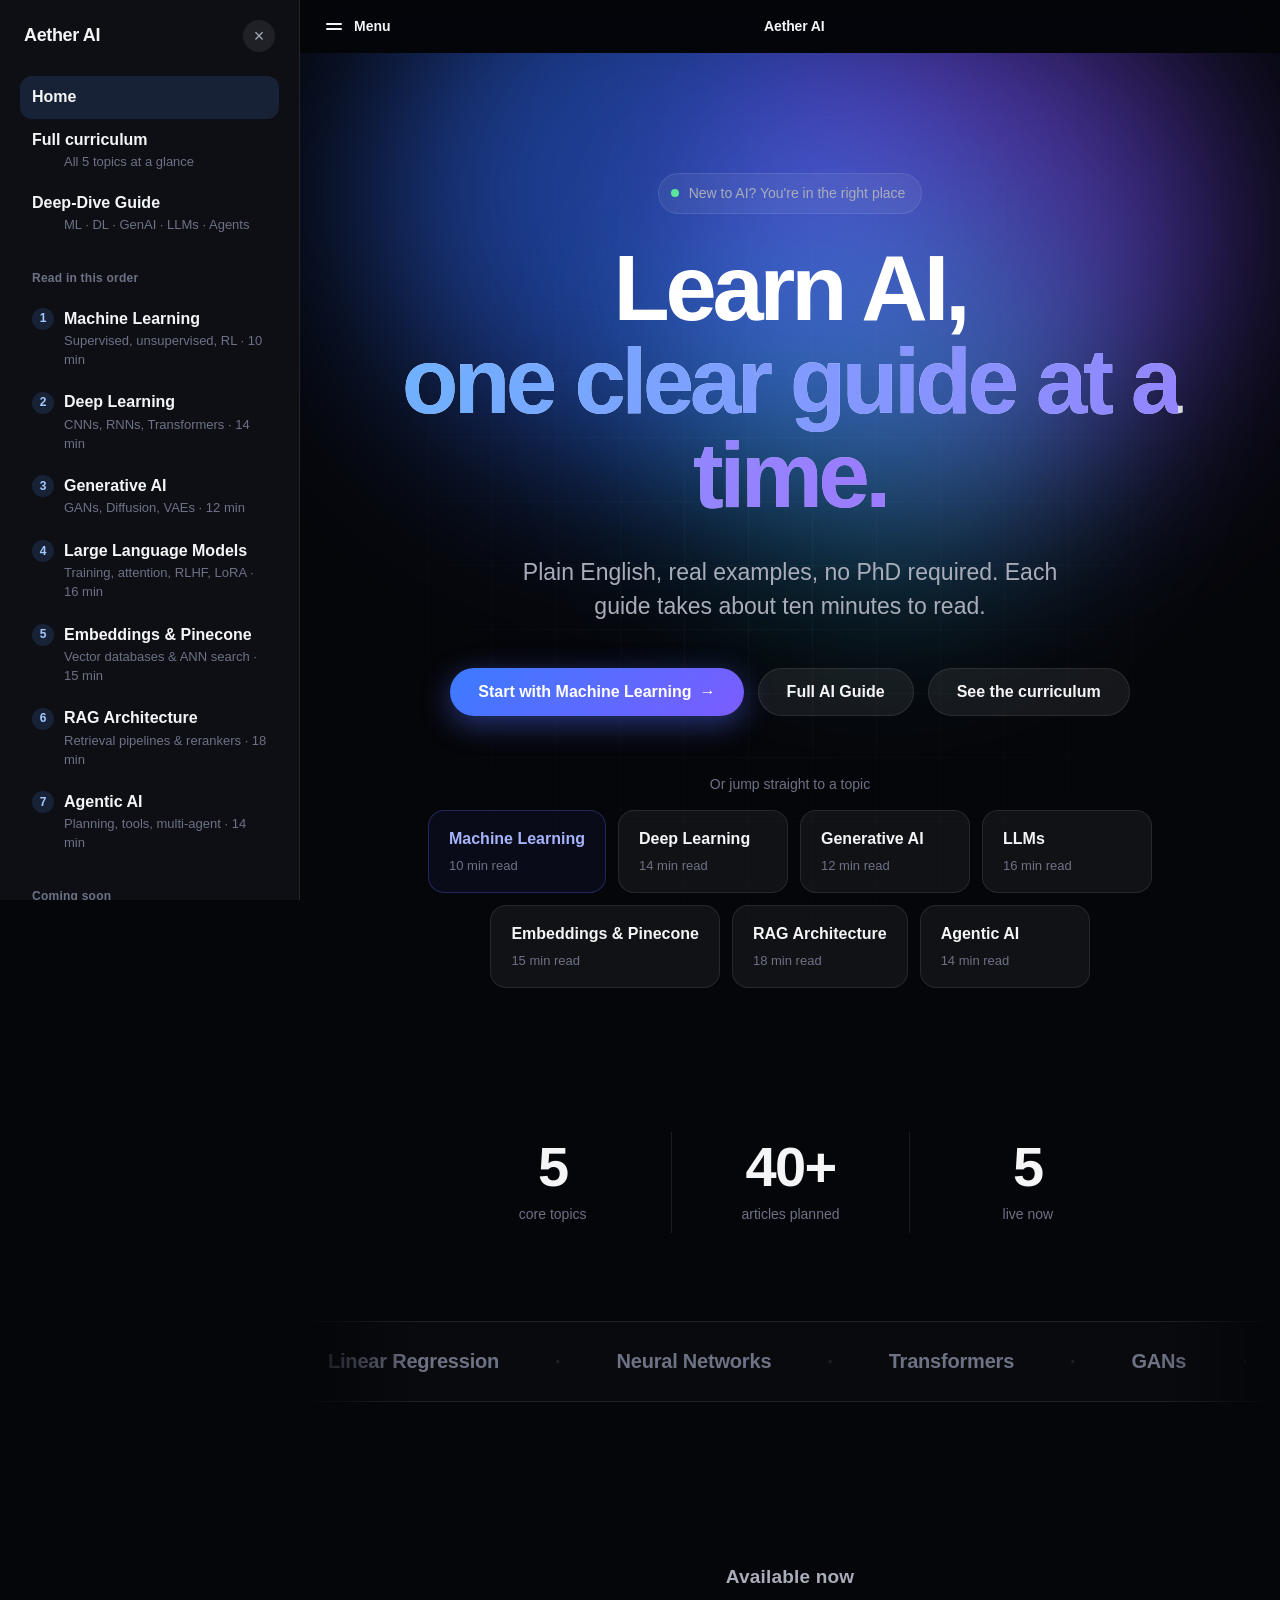
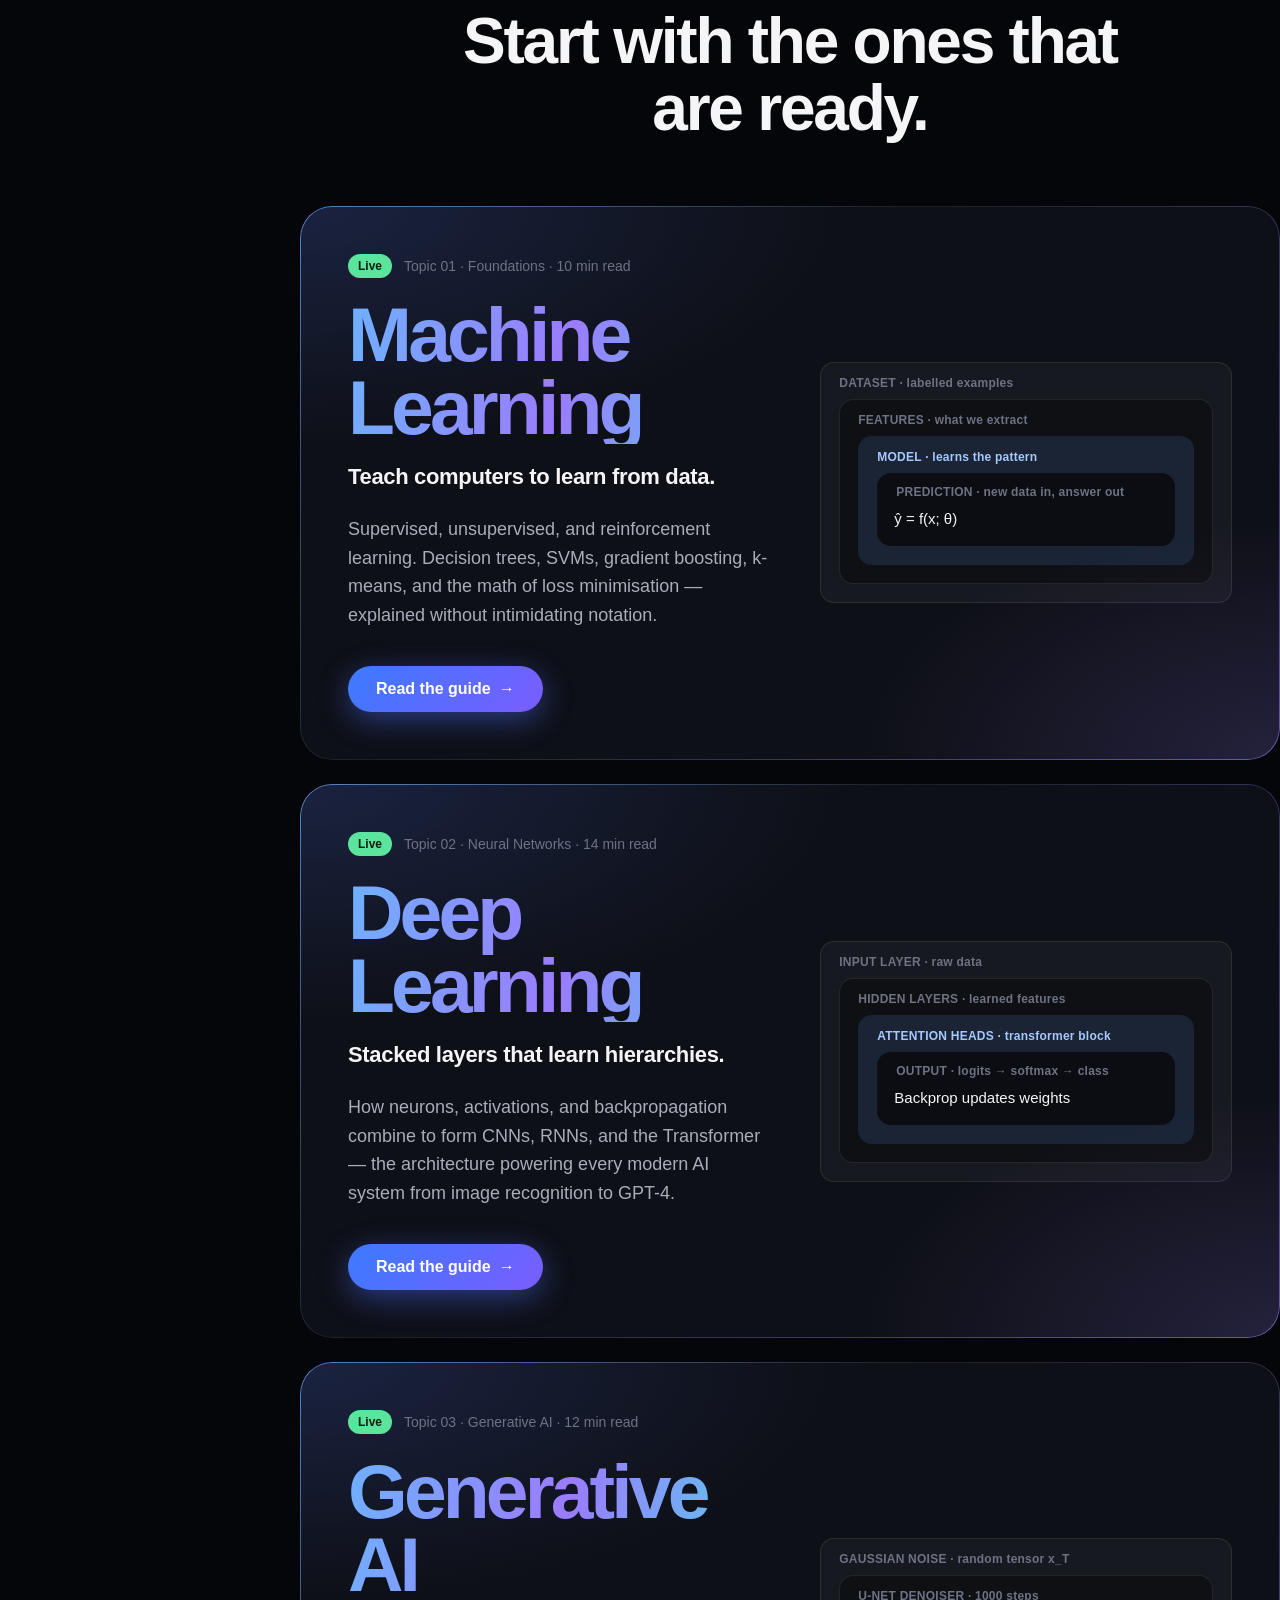
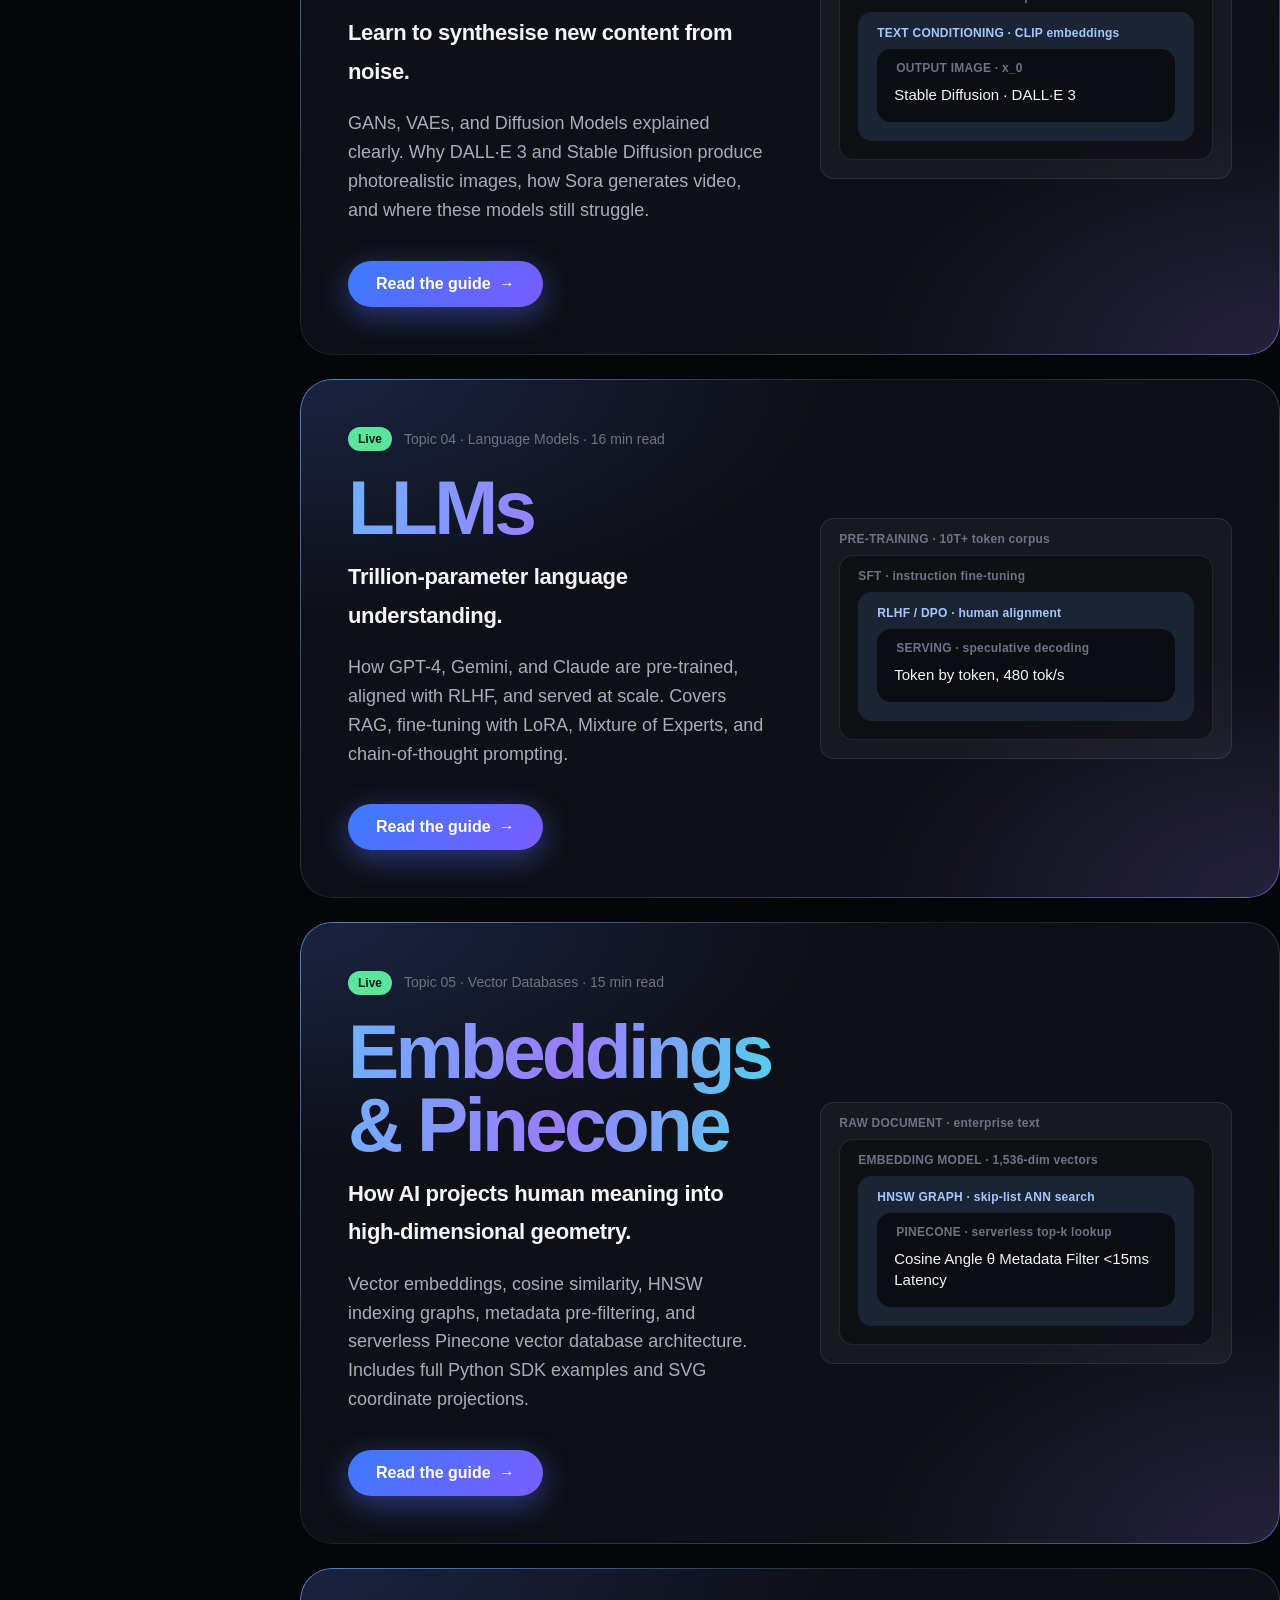
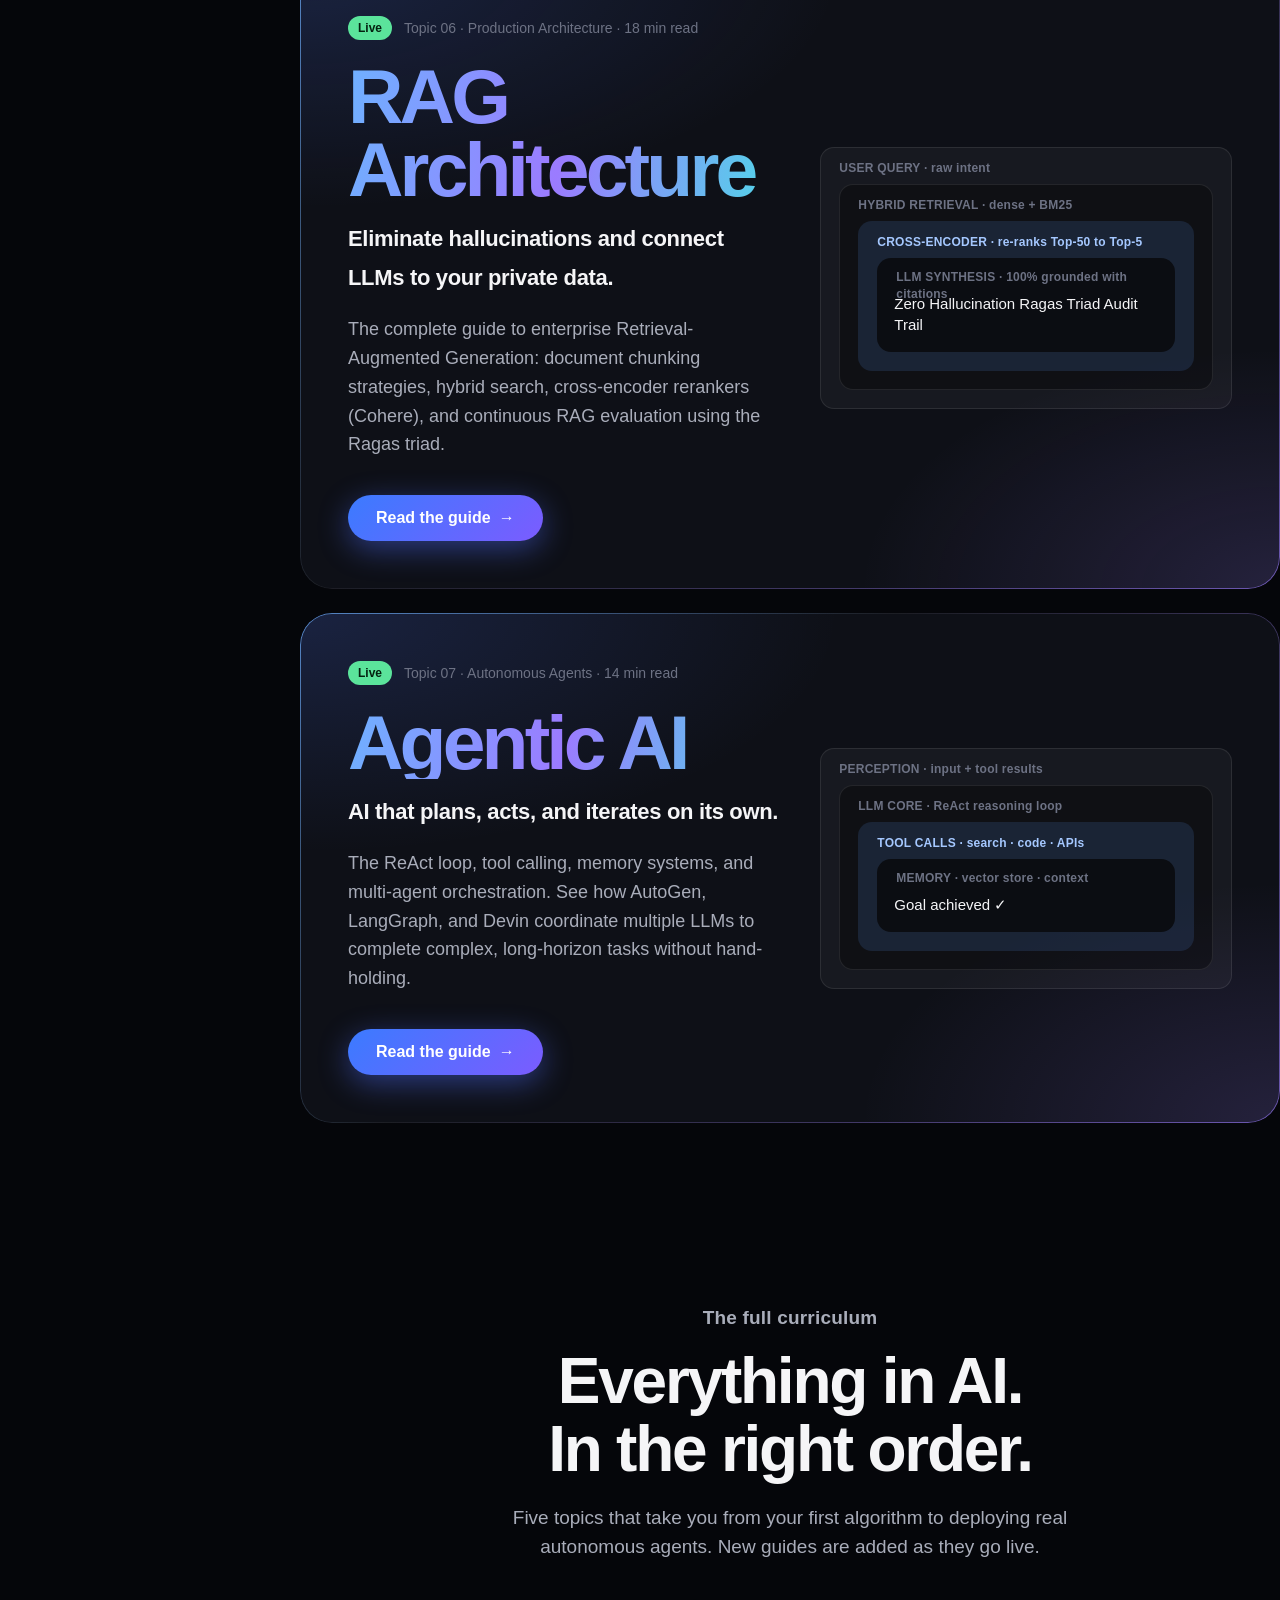
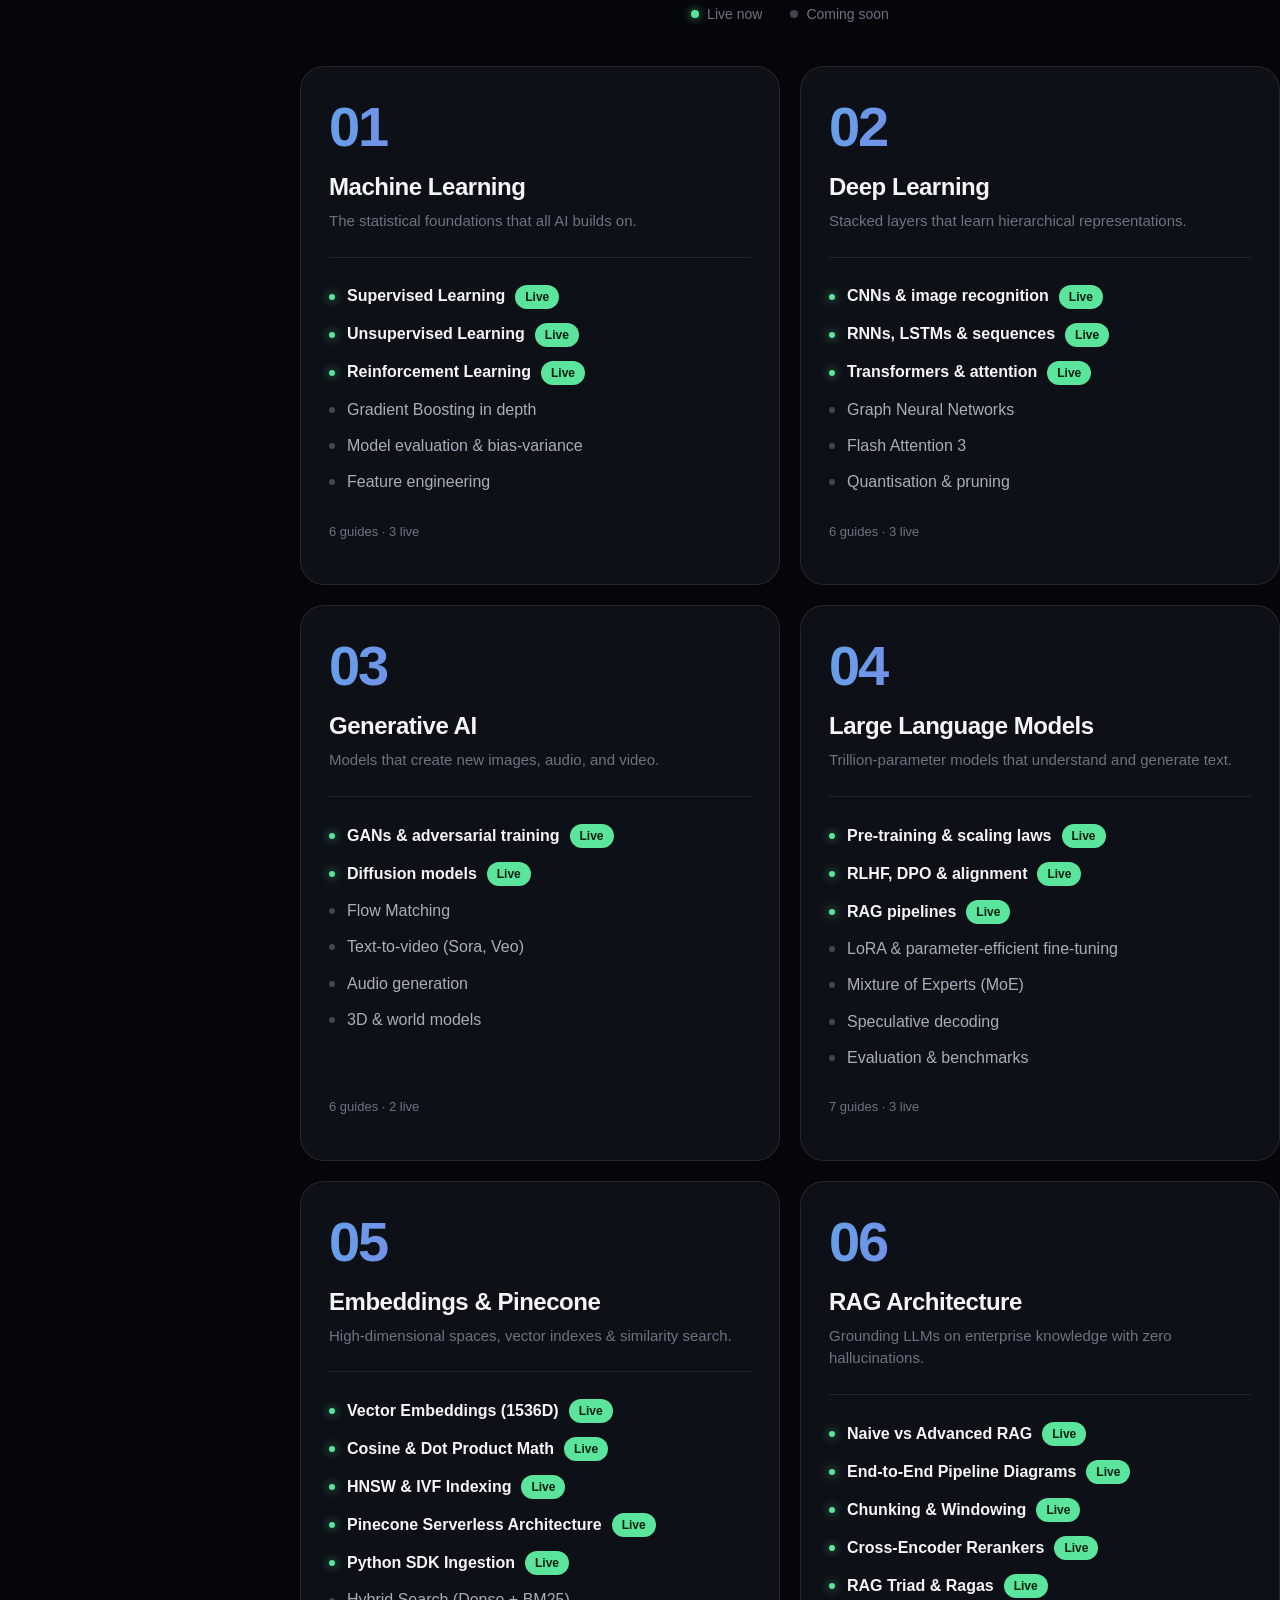
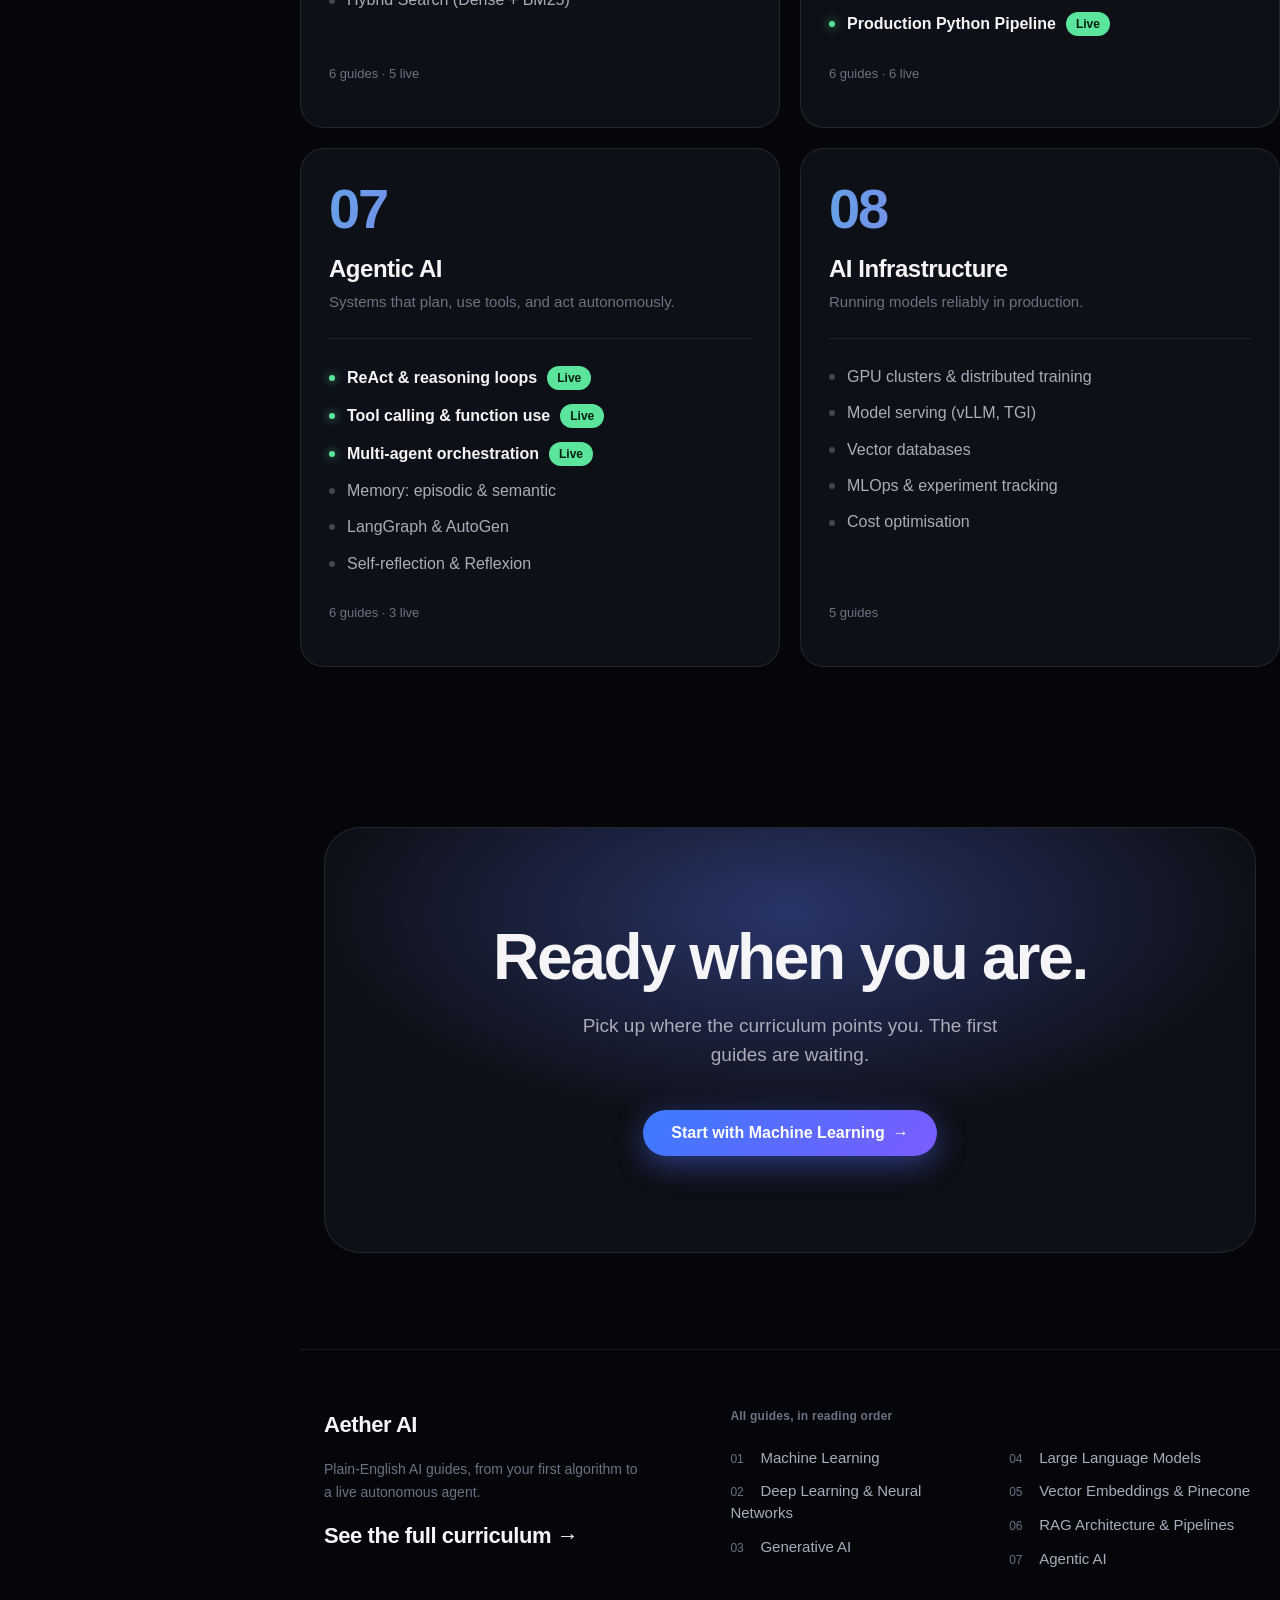
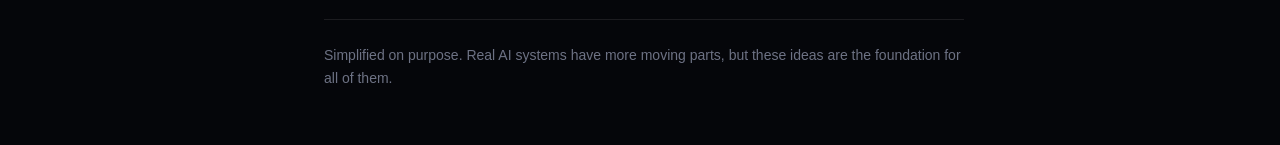
<file: index.html>
<!DOCTYPE html>
<html lang="en">
<head>
  <meta charset="UTF-8">
  <meta name="viewport" content="width=device-width, initial-scale=1">
  <title>Aether AI — The complete AI guide, from basics to agentic systems</title>
  <meta name="description" content="A complete library of plain-English AI guides: Machine Learning, Deep Learning, Generative AI, LLMs, and Agentic AI. Start with the Machine Learning guide.">
  <meta name="color-scheme" content="dark">
  <meta name="theme-color" content="#05060a">
  <script>document.documentElement.classList.add('js');</script>
  <link rel="stylesheet" href="style.css">
  <link rel="stylesheet" href="landing.css">
  <link rel="stylesheet" href="sidebar.css">
</head>
<body class="home">

  <header class="topbar">
    <div class="topbar__inner">
      <button class="menu-btn" id="menu-open" type="button" aria-controls="drawer" aria-expanded="false">
        <span class="menu-btn__bars" aria-hidden="true"></span>
        Menu
      </button>
      <a class="topbar__brand" href="index.html">Aether AI</a>
      <span style="width:72px" aria-hidden="true"></span>
    </div>
  </header>

  <!-- Off-canvas sidebar -->
  <div class="scrim" id="scrim"></div>
  <aside class="drawer" id="drawer" aria-label="Site menu">
    <div class="drawer__head">
      <a class="drawer__brand" href="index.html">Aether AI</a>
      <button class="drawer__close" id="menu-close" type="button" aria-label="Hide sidebar">&times;</button>
    </div>

    <nav aria-label="AI Topics">
      <ul class="drawer__list">
        <li>
          <a href="index.html" aria-current="page">
            <span class="drawer__title">Home</span>
          </a>
        </li>
        <li>
          <a href="#roadmap" data-close>
            <span class="drawer__title">Full curriculum</span>
            <span class="drawer__desc">All 5 topics at a glance</span>
          </a>
        </li>
        <li>
          <a href="learn.html">
            <span class="drawer__title">Deep-Dive Guide</span>
            <span class="drawer__desc">ML · DL · GenAI · LLMs · Agents</span>
          </a>
        </li>
      </ul>

      <p class="drawer__label">Read in this order</p>
      <ul class="drawer__list">
        <li>
          <a href="learn.html#ml">
            <span class="drawer__title"><span class="drawer__step">1</span>Machine Learning</span>
            <span class="drawer__desc">Supervised, unsupervised, RL &middot; 10 min</span>
          </a>
        </li>
        <li>
          <a href="learn.html#dl">
            <span class="drawer__title"><span class="drawer__step">2</span>Deep Learning</span>
            <span class="drawer__desc">CNNs, RNNs, Transformers &middot; 14 min</span>
          </a>
        </li>
        <li>
          <a href="learn.html#genai">
            <span class="drawer__title"><span class="drawer__step">3</span>Generative AI</span>
            <span class="drawer__desc">GANs, Diffusion, VAEs &middot; 12 min</span>
          </a>
        </li>
        <li>
          <a href="learn.html#llm">
            <span class="drawer__title"><span class="drawer__step">4</span>Large Language Models</span>
            <span class="drawer__desc">Training, attention, RLHF, LoRA &middot; 16 min</span>
          </a>
        </li>
        <li>
          <a href="embeddings.html">
            <span class="drawer__title"><span class="drawer__step">5</span>Embeddings &amp; Pinecone</span>
            <span class="drawer__desc">Vector databases &amp; ANN search &middot; 15 min</span>
          </a>
        </li>
        <li>
          <a href="rag.html">
            <span class="drawer__title"><span class="drawer__step">6</span>RAG Architecture</span>
            <span class="drawer__desc">Retrieval pipelines &amp; rerankers &middot; 18 min</span>
          </a>
        </li>
        <li>
          <a href="learn.html#agentic">
            <span class="drawer__title"><span class="drawer__step">7</span>Agentic AI</span>
            <span class="drawer__desc">Planning, tools, multi-agent &middot; 14 min</span>
          </a>
        </li>
      </ul>

      <p class="drawer__label">Coming soon</p>
      <ul class="drawer__soon">
        <li>Computer Vision in depth</li>
        <li>Robotics & Embodied AI</li>
        <li>AI Safety & Alignment</li>
        <li>AI Infrastructure & MLOps</li>
        <li>Edge AI & Quantization</li>
      </ul>
    </nav>

    <p class="drawer__foot">Plain-English AI guides written for engineers who are just starting out — or levelling up.</p>
  </aside>

  <main>

    <!-- ===== Hero ===== -->
    <div class="stage-bg">
      <div class="aurora" aria-hidden="true"><i></i><i></i><i></i></div>

      <section class="hero2">
        <span class="badge reveal"><b></b> New to AI? You're in the right place</span>
        <h1 class="reveal" data-d="1">Learn AI,<br><em>one clear guide at a time.</em></h1>
        <p class="hero2__lead reveal" data-d="2">Plain English, real examples, no PhD required. Each guide takes about ten minutes to read.</p>
        <div class="hero2__cta reveal" data-d="3">
          <a class="btn btn--primary" href="learn.html#ml">Start with Machine Learning <span aria-hidden="true">&rarr;</span></a>
          <a class="btn btn--ghost" href="learn.html">Full AI Guide</a>
          <a class="btn btn--ghost" href="#roadmap">See the curriculum</a>
        </div>
        <div class="quick reveal" data-d="3">
          <p class="quick__label">Or jump straight to a topic</p>
          <ul class="quick__list">
            <li><a href="learn.html#ml" style="border-color:rgba(99,102,241,0.3);background:rgba(99,102,241,0.06);"><strong style="color:#a5b4fc">Machine Learning</strong><span>10 min read</span></a></li>
            <li><a href="learn.html#dl"><strong>Deep Learning</strong><span>14 min read</span></a></li>
            <li><a href="learn.html#genai"><strong>Generative AI</strong><span>12 min read</span></a></li>
            <li><a href="learn.html#llm"><strong>LLMs</strong><span>16 min read</span></a></li>
            <li><a href="embeddings.html"><strong>Embeddings &amp; Pinecone</strong><span>15 min read</span></a></li>
            <li><a href="rag.html"><strong>RAG Architecture</strong><span>18 min read</span></a></li>
            <li><a href="learn.html#agentic"><strong>Agentic AI</strong><span>14 min read</span></a></li>
          </ul>
        </div>
      </section>

      <div class="stats reveal" aria-label="Library at a glance">
        <div><strong>5</strong><span>core topics</span></div>
        <div><strong>40+</strong><span>articles planned</span></div>
        <div><strong>5</strong><span>live now</span></div>
      </div>

      <!-- Tool / concept ribbon -->
      <div class="marquee" aria-label="Concepts you will learn">
        <div class="marquee__track">
          <div class="marquee__set">
            <span>Linear Regression</span><span>Neural Networks</span><span>Transformers</span><span>GANs</span><span>Diffusion Models</span><span>BERT</span><span>GPT-4</span><span>RAG</span><span>RLHF</span><span>LoRA</span><span>Agents</span><span>LangChain</span><span>Vector DBs</span><span>Embeddings</span><span>Attention</span><span>Backprop</span>
          </div>
          <div class="marquee__set" aria-hidden="true">
            <span>Linear Regression</span><span>Neural Networks</span><span>Transformers</span><span>GANs</span><span>Diffusion Models</span><span>BERT</span><span>GPT-4</span><span>RAG</span><span>RLHF</span><span>LoRA</span><span>Agents</span><span>LangChain</span><span>Vector DBs</span><span>Embeddings</span><span>Attention</span><span>Backprop</span>
          </div>
        </div>
      </div>
    </div>

    <!-- ===== Live now ===== -->
    <section class="live wrap" id="live" aria-labelledby="live-title">
      <div class="sec-head reveal">
        <p class="eyebrow">Available now</p>
        <h2>Start with the ones that are ready.</h2>
      </div>

      <a class="live__card reveal" href="learn.html#ml" style="margin-bottom:24px">
        <div>
          <div class="live__top"><span class="pill">Live</span><span>Topic 01 · Foundations · 10 min read</span></div>
          <h3 class="live__title">Machine Learning</h3>
          <p class="live__sub">Teach computers to learn from data.</p>
          <p class="live__text">Supervised, unsupervised, and reinforcement learning. Decision trees, SVMs, gradient boosting, k-means, and the math of loss minimisation — explained without intimidating notation.</p>
          <span class="btn btn--primary">Read the guide <span aria-hidden="true">&rarr;</span></span>
        </div>

        <div class="live__art" role="img" aria-label="Preview: raw data flows through feature engineering into a model that outputs predictions.">
          <div class="layers">
            <div class="layer layer--cluster">
              <span class="layer__name">DATASET · labelled examples</span>
              <div class="layer layer--node">
                <span class="layer__name">FEATURES · what we extract</span>
                <div class="layer layer--pod">
                  <span class="layer__name">MODEL · learns the pattern</span>
                  <div class="layer layer--container">
                    <span class="layer__name">PREDICTION · new data in, answer out</span>
                    ŷ = f(x; θ)
                  </div>
                </div>
              </div>
            </div>
          </div>
        </div>
      </a>

      <a class="live__card reveal" href="learn.html#dl" style="margin-bottom:24px">
        <div>
          <div class="live__top"><span class="pill">Live</span><span>Topic 02 · Neural Networks · 14 min read</span></div>
          <h3 class="live__title">Deep Learning</h3>
          <p class="live__sub">Stacked layers that learn hierarchies.</p>
          <p class="live__text">How neurons, activations, and backpropagation combine to form CNNs, RNNs, and the Transformer — the architecture powering every modern AI system from image recognition to GPT-4.</p>
          <span class="btn btn--primary">Read the guide <span aria-hidden="true">&rarr;</span></span>
        </div>

        <div class="live__art" role="img" aria-label="Preview: input flows through hidden layers to produce an output prediction.">
          <div class="layers">
            <div class="layer layer--cluster">
              <span class="layer__name">INPUT LAYER · raw data</span>
              <div class="layer layer--node">
                <span class="layer__name">HIDDEN LAYERS · learned features</span>
                <div class="layer layer--pod">
                  <span class="layer__name">ATTENTION HEADS · transformer block</span>
                  <div class="layer layer--container">
                    <span class="layer__name">OUTPUT · logits → softmax → class</span>
                    Backprop updates weights
                  </div>
                </div>
              </div>
            </div>
          </div>
        </div>
      </a>

      <a class="live__card reveal" href="learn.html#genai" style="margin-bottom:24px">
        <div>
          <div class="live__top"><span class="pill">Live</span><span>Topic 03 · Generative AI · 12 min read</span></div>
          <h3 class="live__title">Generative AI</h3>
          <p class="live__sub">Learn to synthesise new content from noise.</p>
          <p class="live__text">GANs, VAEs, and Diffusion Models explained clearly. Why DALL·E 3 and Stable Diffusion produce photorealistic images, how Sora generates video, and where these models still struggle.</p>
          <span class="btn btn--primary">Read the guide <span aria-hidden="true">&rarr;</span></span>
        </div>

        <div class="live__art" role="img" aria-label="Preview: random noise is iteratively denoised into a coherent image.">
          <div class="layers">
            <div class="layer layer--cluster">
              <span class="layer__name">GAUSSIAN NOISE · random tensor x_T</span>
              <div class="layer layer--node">
                <span class="layer__name">U-NET DENOISER · 1000 steps</span>
                <div class="layer layer--pod">
                  <span class="layer__name">TEXT CONDITIONING · CLIP embeddings</span>
                  <div class="layer layer--container">
                    <span class="layer__name">OUTPUT IMAGE · x_0</span>
                    Stable Diffusion · DALL·E 3
                  </div>
                </div>
              </div>
            </div>
          </div>
        </div>
      </a>

      <a class="live__card reveal" href="learn.html#llm" style="margin-bottom:24px">
        <div>
          <div class="live__top"><span class="pill">Live</span><span>Topic 04 · Language Models · 16 min read</span></div>
          <h3 class="live__title" id="live-title">LLMs</h3>
          <p class="live__sub">Trillion-parameter language understanding.</p>
          <p class="live__text">How GPT-4, Gemini, and Claude are pre-trained, aligned with RLHF, and served at scale. Covers RAG, fine-tuning with LoRA, Mixture of Experts, and chain-of-thought prompting.</p>
          <span class="btn btn--primary">Read the guide <span aria-hidden="true">&rarr;</span></span>
        </div>

        <div class="live__art" role="img" aria-label="Preview: a prompt is tokenised, passed through transformer blocks, and decoded into text.">
          <div class="layers">
            <div class="layer layer--cluster">
              <span class="layer__name">PRE-TRAINING · 10T+ token corpus</span>
              <div class="layer layer--node">
                <span class="layer__name">SFT · instruction fine-tuning</span>
                <div class="layer layer--pod">
                  <span class="layer__name">RLHF / DPO · human alignment</span>
                  <div class="layer layer--container">
                    <span class="layer__name">SERVING · speculative decoding</span>
                    Token by token, 480 tok/s
                  </div>
                </div>
              </div>
            </div>
          </div>
        </div>
      </a>

      <a class="live__card reveal" href="embeddings.html" style="margin-bottom:24px">
        <div>
          <div class="live__top"><span class="pill">Live</span><span>Topic 05 · Vector Databases · 15 min read</span></div>
          <h3 class="live__title">Embeddings &amp; Pinecone</h3>
          <p class="live__sub">How AI projects human meaning into high-dimensional geometry.</p>
          <p class="live__text">Vector embeddings, cosine similarity, HNSW indexing graphs, metadata pre-filtering, and serverless Pinecone vector database architecture. Includes full Python SDK examples and SVG coordinate projections.</p>
          <span class="btn btn--primary">Read the guide <span aria-hidden="true">&rarr;</span></span>
        </div>

        <div class="live__art" role="img" aria-label="Preview: raw documents are vectorized into a 1536-dimensional space and indexed with HNSW in Pinecone.">
          <div class="layers">
            <div class="layer layer--cluster">
              <span class="layer__name">RAW DOCUMENT · enterprise text</span>
              <div class="layer layer--node">
                <span class="layer__name">EMBEDDING MODEL · 1,536-dim vectors</span>
                <div class="layer layer--pod">
                  <span class="layer__name">HNSW GRAPH · skip-list ANN search</span>
                  <div class="layer layer--container">
                    <span class="layer__name">PINECONE · serverless top-k lookup</span>
                    <div class="layer__chips">
                      <span class="chip">Cosine Angle θ</span>
                      <span class="chip">Metadata Filter</span>
                      <span class="chip">&lt;15ms Latency</span>
                    </div>
                  </div>
                </div>
              </div>
            </div>
          </div>
        </div>
      </a>

      <a class="live__card reveal" href="rag.html" style="margin-bottom:24px">
        <div>
          <div class="live__top"><span class="pill">Live</span><span>Topic 06 · Production Architecture · 18 min read</span></div>
          <h3 class="live__title">RAG Architecture</h3>
          <p class="live__sub">Eliminate hallucinations and connect LLMs to your private data.</p>
          <p class="live__text">The complete guide to enterprise Retrieval-Augmented Generation: document chunking strategies, hybrid search, cross-encoder rerankers (Cohere), and continuous RAG evaluation using the Ragas triad.</p>
          <span class="btn btn--primary">Read the guide <span aria-hidden="true">&rarr;</span></span>
        </div>

        <div class="live__art" role="img" aria-label="Preview: query undergoes rewrite, hybrid retrieval, cross-encoder reranking, and grounded LLM generation.">
          <div class="layers">
            <div class="layer layer--cluster">
              <span class="layer__name">USER QUERY · raw intent</span>
              <div class="layer layer--node">
                <span class="layer__name">HYBRID RETRIEVAL · dense + BM25</span>
                <div class="layer layer--pod">
                  <span class="layer__name">CROSS-ENCODER · re-ranks Top-50 to Top-5</span>
                  <div class="layer layer--container">
                    <span class="layer__name">LLM SYNTHESIS · 100% grounded with citations</span>
                    <div class="layer__chips">
                      <span class="chip">Zero Hallucination</span>
                      <span class="chip">Ragas Triad</span>
                      <span class="chip">Audit Trail</span>
                    </div>
                  </div>
                </div>
              </div>
            </div>
          </div>
        </div>
      </a>

      <a class="live__card reveal" href="learn.html#agentic">
        <div>
          <div class="live__top"><span class="pill">Live</span><span>Topic 07 · Autonomous Agents · 14 min read</span></div>
          <h3 class="live__title">Agentic AI</h3>
          <p class="live__sub">AI that plans, acts, and iterates on its own.</p>
          <p class="live__text">The ReAct loop, tool calling, memory systems, and multi-agent orchestration. See how AutoGen, LangGraph, and Devin coordinate multiple LLMs to complete complex, long-horizon tasks without hand-holding.</p>
          <span class="btn btn--primary">Read the guide <span aria-hidden="true">&rarr;</span></span>
        </div>

        <div class="live__art" role="img" aria-label="Preview: an agent perceives, reasons, acts, and observes in a cycle.">
          <div class="layers">
            <div class="layer layer--cluster">
              <span class="layer__name">PERCEPTION · input + tool results</span>
              <div class="layer layer--node">
                <span class="layer__name">LLM CORE · ReAct reasoning loop</span>
                <div class="layer layer--pod">
                  <span class="layer__name">TOOL CALLS · search · code · APIs</span>
                  <div class="layer layer--container">
                    <span class="layer__name">MEMORY · vector store · context</span>
                    Goal achieved ✓
                  </div>
                </div>
              </div>
            </div>
          </div>
        </div>
      </a>
    </section>

    <!-- ===== Curriculum ===== -->
    <section class="roadmap wrap" id="roadmap" aria-labelledby="roadmap-title">
      <div class="sec-head reveal">
        <p class="eyebrow">The full curriculum</p>
        <h2 id="roadmap-title">Everything in AI.<br>In the right order.</h2>
        <p>Five topics that take you from your first algorithm to deploying real autonomous agents. New guides are added as they go live.</p>
      </div>

      <div class="legend2 reveal" aria-hidden="true">
        <span><i class="on"></i> Live now</span>
        <span><i></i> Coming soon</span>
      </div>

      <div class="grid">

        <article class="stage reveal">
          <span class="stage__num">01</span>
          <h3>Machine Learning</h3>
          <p class="stage__desc">The statistical foundations that all AI builds on.</p>
          <ul class="stage__list">
            <li class="is-live"><a href="learn.html#ml">Supervised Learning <span class="pill">Live</span></a></li>
            <li class="is-live"><a href="learn.html#ml">Unsupervised Learning <span class="pill">Live</span></a></li>
            <li class="is-live"><a href="learn.html#ml">Reinforcement Learning <span class="pill">Live</span></a></li>
            <li>Gradient Boosting in depth</li>
            <li>Model evaluation & bias-variance</li>
            <li>Feature engineering</li>
          </ul>
          <p class="stage__count">6 guides · 3 live</p>
        </article>

        <article class="stage reveal" data-d="1">
          <span class="stage__num">02</span>
          <h3>Deep Learning</h3>
          <p class="stage__desc">Stacked layers that learn hierarchical representations.</p>
          <ul class="stage__list">
            <li class="is-live"><a href="learn.html#dl">CNNs & image recognition <span class="pill">Live</span></a></li>
            <li class="is-live"><a href="learn.html#dl">RNNs, LSTMs & sequences <span class="pill">Live</span></a></li>
            <li class="is-live"><a href="learn.html#dl">Transformers & attention <span class="pill">Live</span></a></li>
            <li>Graph Neural Networks</li>
            <li>Flash Attention 3</li>
            <li>Quantisation & pruning</li>
          </ul>
          <p class="stage__count">6 guides · 3 live</p>
        </article>

        <article class="stage reveal" data-d="2">
          <span class="stage__num">03</span>
          <h3>Generative AI</h3>
          <p class="stage__desc">Models that create new images, audio, and video.</p>
          <ul class="stage__list">
            <li class="is-live"><a href="learn.html#genai">GANs & adversarial training <span class="pill">Live</span></a></li>
            <li class="is-live"><a href="learn.html#genai">Diffusion models <span class="pill">Live</span></a></li>
            <li>Flow Matching</li>
            <li>Text-to-video (Sora, Veo)</li>
            <li>Audio generation</li>
            <li>3D & world models</li>
          </ul>
          <p class="stage__count">6 guides · 2 live</p>
        </article>

        <article class="stage reveal">
          <span class="stage__num">04</span>
          <h3>Large Language Models</h3>
          <p class="stage__desc">Trillion-parameter models that understand and generate text.</p>
          <ul class="stage__list">
            <li class="is-live"><a href="learn.html#llm">Pre-training & scaling laws <span class="pill">Live</span></a></li>
            <li class="is-live"><a href="learn.html#llm">RLHF, DPO & alignment <span class="pill">Live</span></a></li>
            <li class="is-live"><a href="learn.html#llm">RAG pipelines <span class="pill">Live</span></a></li>
            <li>LoRA & parameter-efficient fine-tuning</li>
            <li>Mixture of Experts (MoE)</li>
            <li>Speculative decoding</li>
            <li>Evaluation & benchmarks</li>
          </ul>
          <p class="stage__count">7 guides · 3 live</p>
        </article>

        <article class="stage reveal" data-d="1">
          <span class="stage__num">05</span>
          <h3>Embeddings &amp; Pinecone</h3>
          <p class="stage__desc">High-dimensional spaces, vector indexes &amp; similarity search.</p>
          <ul class="stage__list">
            <li class="is-live"><a href="embeddings.html">Vector Embeddings (1536D) <span class="pill">Live</span></a></li>
            <li class="is-live"><a href="embeddings.html#vector-space">Cosine &amp; Dot Product Math <span class="pill">Live</span></a></li>
            <li class="is-live"><a href="embeddings.html#ann-algorithms">HNSW &amp; IVF Indexing <span class="pill">Live</span></a></li>
            <li class="is-live"><a href="embeddings.html#pinecone-deepdive">Pinecone Serverless Architecture <span class="pill">Live</span></a></li>
            <li class="is-live"><a href="embeddings.html#code">Python SDK Ingestion <span class="pill">Live</span></a></li>
            <li>Hybrid Search (Dense + BM25)</li>
          </ul>
          <p class="stage__count">6 guides · 5 live</p>
        </article>

        <article class="stage reveal" data-d="2">
          <span class="stage__num">06</span>
          <h3>RAG Architecture</h3>
          <p class="stage__desc">Grounding LLMs on enterprise knowledge with zero hallucinations.</p>
          <ul class="stage__list">
            <li class="is-live"><a href="rag.html">Naive vs Advanced RAG <span class="pill">Live</span></a></li>
            <li class="is-live"><a href="rag.html#architecture">End-to-End Pipeline Diagrams <span class="pill">Live</span></a></li>
            <li class="is-live"><a href="rag.html#chunking">Chunking &amp; Windowing <span class="pill">Live</span></a></li>
            <li class="is-live"><a href="rag.html#advanced">Cross-Encoder Rerankers <span class="pill">Live</span></a></li>
            <li class="is-live"><a href="rag.html#evaluation">RAG Triad &amp; Ragas <span class="pill">Live</span></a></li>
            <li class="is-live"><a href="rag.html#code">Production Python Pipeline <span class="pill">Live</span></a></li>
          </ul>
          <p class="stage__count">6 guides · 6 live</p>
        </article>

        <article class="stage reveal">
          <span class="stage__num">07</span>
          <h3>Agentic AI</h3>
          <p class="stage__desc">Systems that plan, use tools, and act autonomously.</p>
          <ul class="stage__list">
            <li class="is-live"><a href="learn.html#agentic">ReAct &amp; reasoning loops <span class="pill">Live</span></a></li>
            <li class="is-live"><a href="learn.html#agentic">Tool calling &amp; function use <span class="pill">Live</span></a></li>
            <li class="is-live"><a href="learn.html#agentic">Multi-agent orchestration <span class="pill">Live</span></a></li>
            <li>Memory: episodic &amp; semantic</li>
            <li>LangGraph &amp; AutoGen</li>
            <li>Self-reflection &amp; Reflexion</li>
          </ul>
          <p class="stage__count">6 guides · 3 live</p>
        </article>

        <article class="stage reveal" data-d="1">
          <span class="stage__num">08</span>
          <h3>AI Infrastructure</h3>
          <p class="stage__desc">Running models reliably in production.</p>
          <ul class="stage__list">
            <li>GPU clusters & distributed training</li>
            <li>Model serving (vLLM, TGI)</li>
            <li>Vector databases</li>
            <li>MLOps & experiment tracking</li>
            <li>Cost optimisation</li>
          </ul>
          <p class="stage__count">5 guides</p>
        </article>

      </div>
    </section>

    <!-- ===== Closing call ===== -->
    <section class="final reveal" aria-labelledby="final-title">
      <div class="final__box">
        <h2 id="final-title">Ready when you are.</h2>
        <p>Pick up where the curriculum points you. The first guides are waiting.</p>
        <a class="btn btn--primary" href="learn.html#ml">Start with Machine Learning <span aria-hidden="true">&rarr;</span></a>
      </div>
    </section>

  </main>

  <footer class="footer sitefoot">
    <div class="sitefoot__inner">
      <div class="sitefoot__brand">
        <a href="index.html">Aether AI</a>
        <p>Plain-English AI guides, from your first algorithm to a live autonomous agent.</p>
        <a class="sitefoot__home" href="index.html#roadmap">See the full curriculum &rarr;</a>
      </div>
      <nav aria-label="All guides">
        <p class="sitefoot__label">All guides, in reading order</p>
        <ol>
          <li><a href="learn.html#ml">Machine Learning</a></li>
          <li><a href="learn.html#dl">Deep Learning &amp; Neural Networks</a></li>
          <li><a href="learn.html#genai">Generative AI</a></li>
          <li><a href="learn.html#llm">Large Language Models</a></li>
          <li><a href="embeddings.html">Vector Embeddings &amp; Pinecone</a></li>
          <li><a href="rag.html">RAG Architecture &amp; Pipelines</a></li>
          <li><a href="learn.html#agentic">Agentic AI</a></li>
        </ol>
      </nav>
    </div>
    <p class="sitefoot__fine">Simplified on purpose. Real AI systems have more moving parts, but these ideas are the foundation for all of them.</p>
  </footer>

  <script>
    (function () {
      var body = document.body;
      var openBtn = document.getElementById('menu-open');
      var closeBtn = document.getElementById('menu-close');
      var scrim = document.getElementById('scrim');
      var drawer = document.getElementById('drawer');

      var wide = window.matchMedia('(min-width: 1025px)');
      var KEY = 'sidebar-closed';
      var stored = null;
      try { stored = localStorage.getItem(KEY); } catch (e) {}
      if (stored === '1') body.classList.add('side-closed');

      function syncAria() {
        var visible = wide.matches ? !body.classList.contains('side-closed') : body.classList.contains('menu-open');
        drawer.setAttribute('aria-hidden', String(!visible));
        openBtn.setAttribute('aria-expanded', String(visible));
      }
      function setOpen(open) {
        if (wide.matches) {
          body.classList.toggle('side-closed', !open);
          try { localStorage.setItem(KEY, open ? '0' : '1'); } catch (e) {}
        } else {
          body.classList.toggle('menu-open', open);
          (open ? closeBtn : openBtn).focus();
        }
        syncAria();
      }
      function isOpen() {
        return wide.matches ? !body.classList.contains('side-closed') : body.classList.contains('menu-open');
      }
      openBtn.addEventListener('click', function () { setOpen(!isOpen()); });
      closeBtn.addEventListener('click', function () { setOpen(false); });
      scrim.addEventListener('click', function () { setOpen(false); });
      drawer.querySelectorAll('[data-close]').forEach(function (a) {
        a.addEventListener('click', function () { if (!wide.matches) setOpen(false); });
      });
      document.addEventListener('keydown', function (e) {
        if (e.key === 'Escape' && !wide.matches && body.classList.contains('menu-open')) setOpen(false);
      });
      var onChange = function () { body.classList.remove('menu-open'); syncAria(); };
      if (wide.addEventListener) wide.addEventListener('change', onChange); else wide.addListener(onChange);
      syncAria();

      // Fade sections in as they scroll into view
      var items = document.querySelectorAll('.reveal');
      if ('IntersectionObserver' in window) {
        var io = new IntersectionObserver(function (entries) {
          entries.forEach(function (en) {
            if (en.isIntersecting) { en.target.classList.add('in'); io.unobserve(en.target); }
          });
        }, { threshold: 0.12, rootMargin: '0px 0px -40px 0px' });
        items.forEach(function (el) { io.observe(el); });
      } else {
        items.forEach(function (el) { el.classList.add('in'); });
      }

      // Soft light that follows the cursor over each stage card
      document.querySelectorAll('.stage').forEach(function (card) {
        card.addEventListener('pointermove', function (e) {
          var r = card.getBoundingClientRect();
          card.style.setProperty('--mx', (e.clientX - r.left) + 'px');
          card.style.setProperty('--my', (e.clientY - r.top) + 'px');
        });
      });
    })();
  </script>
</body>
</html>
</file>
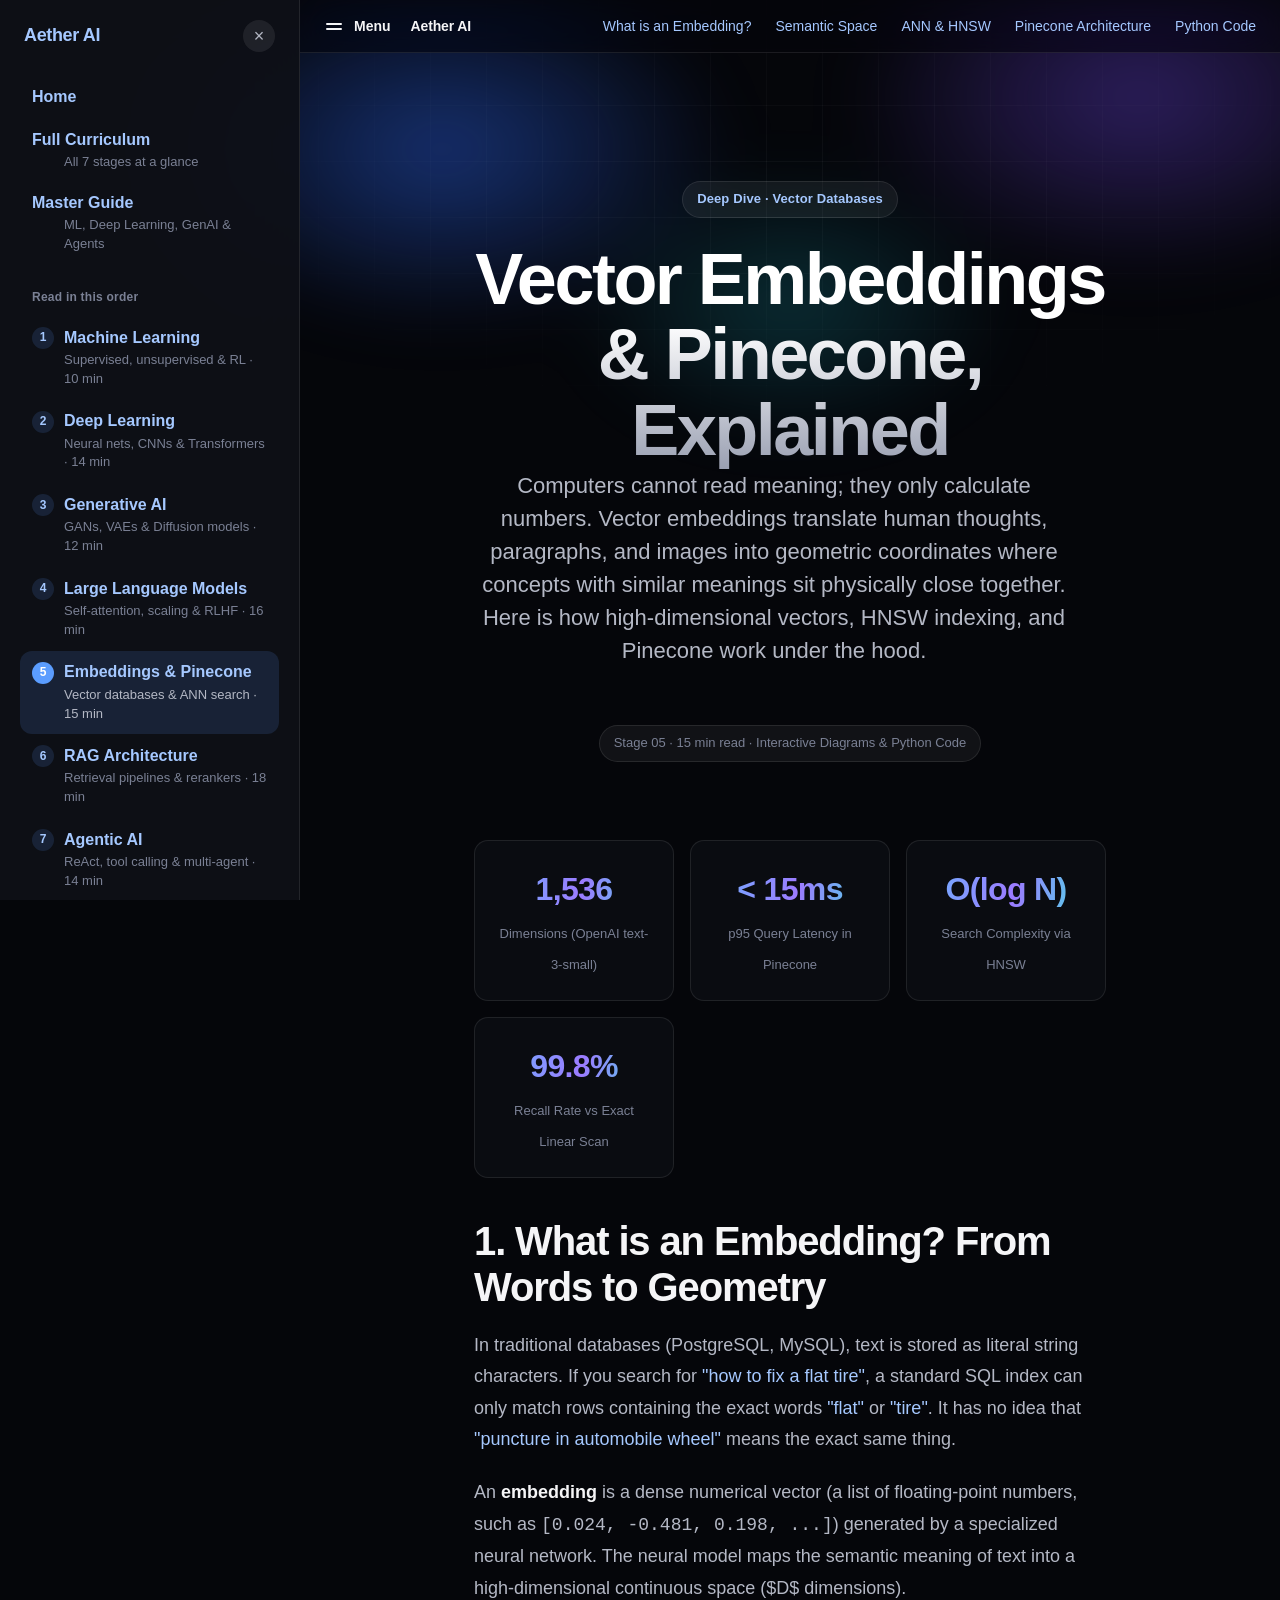
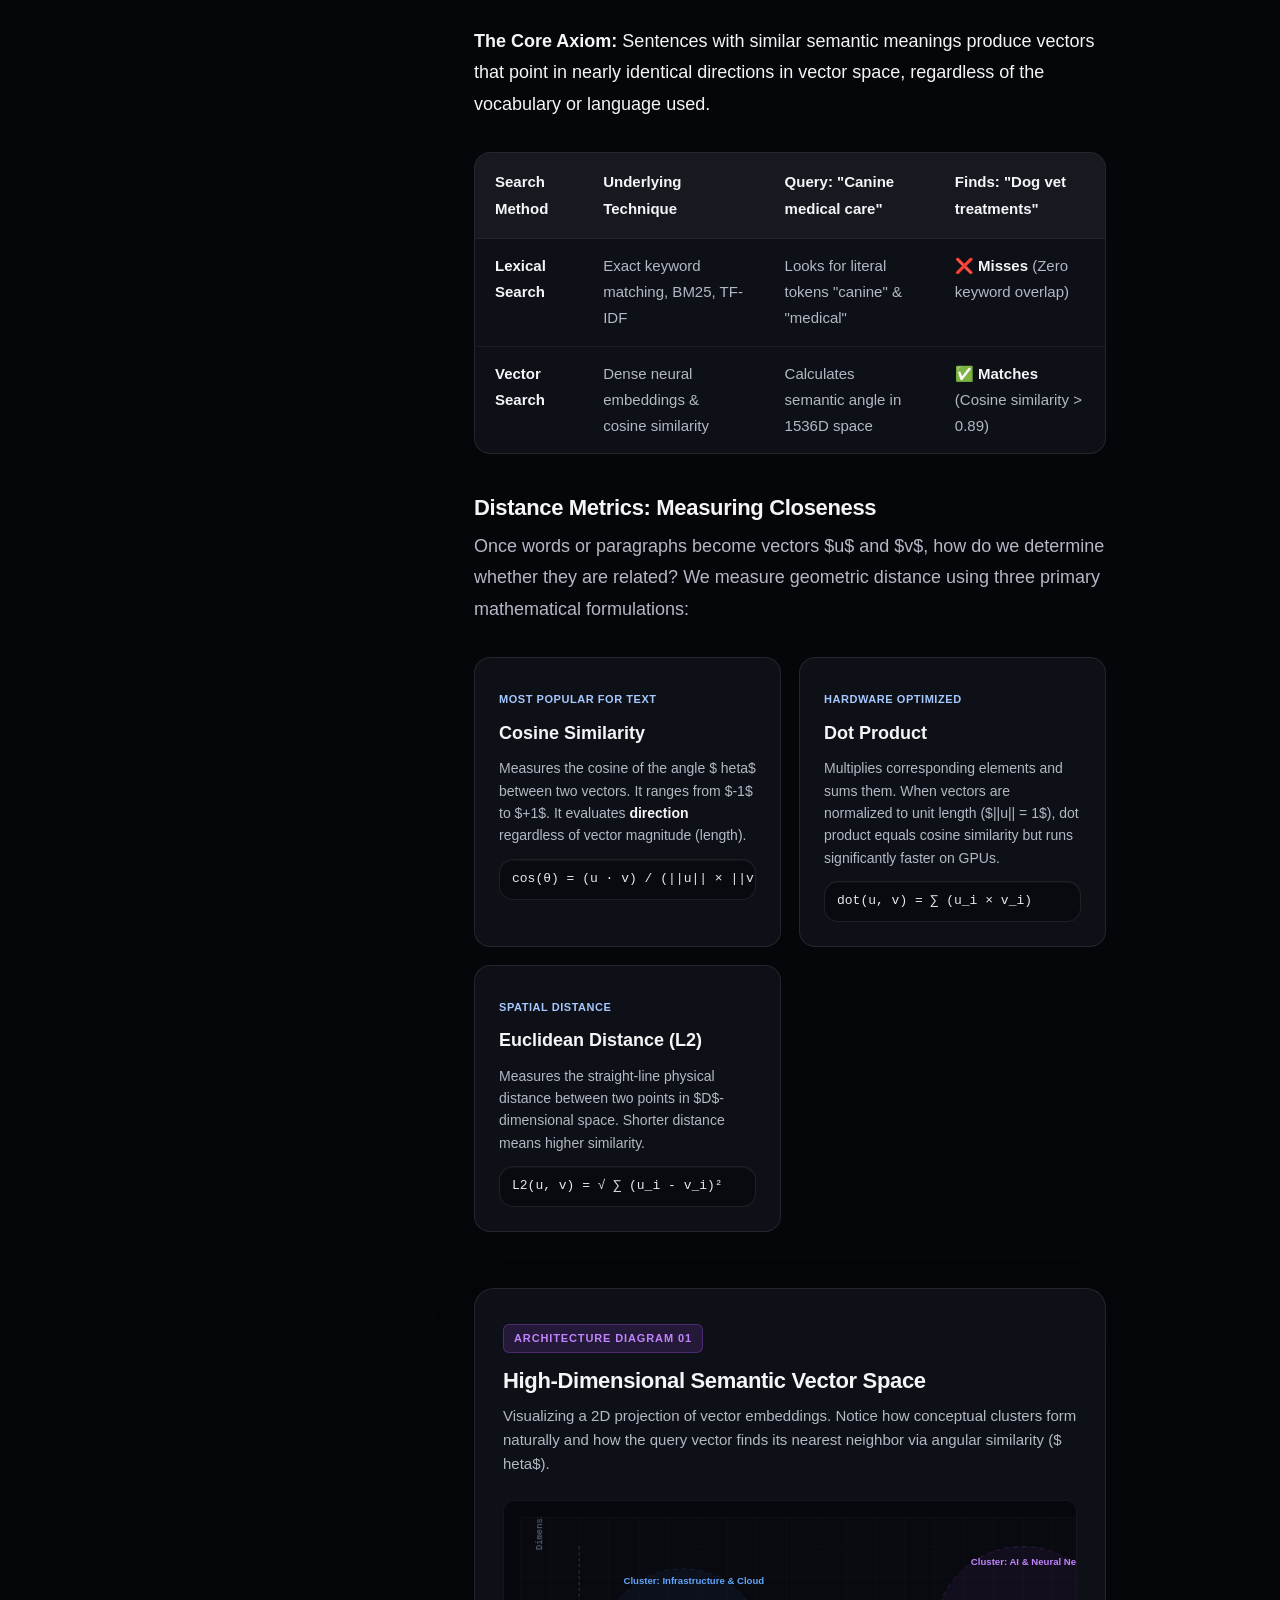
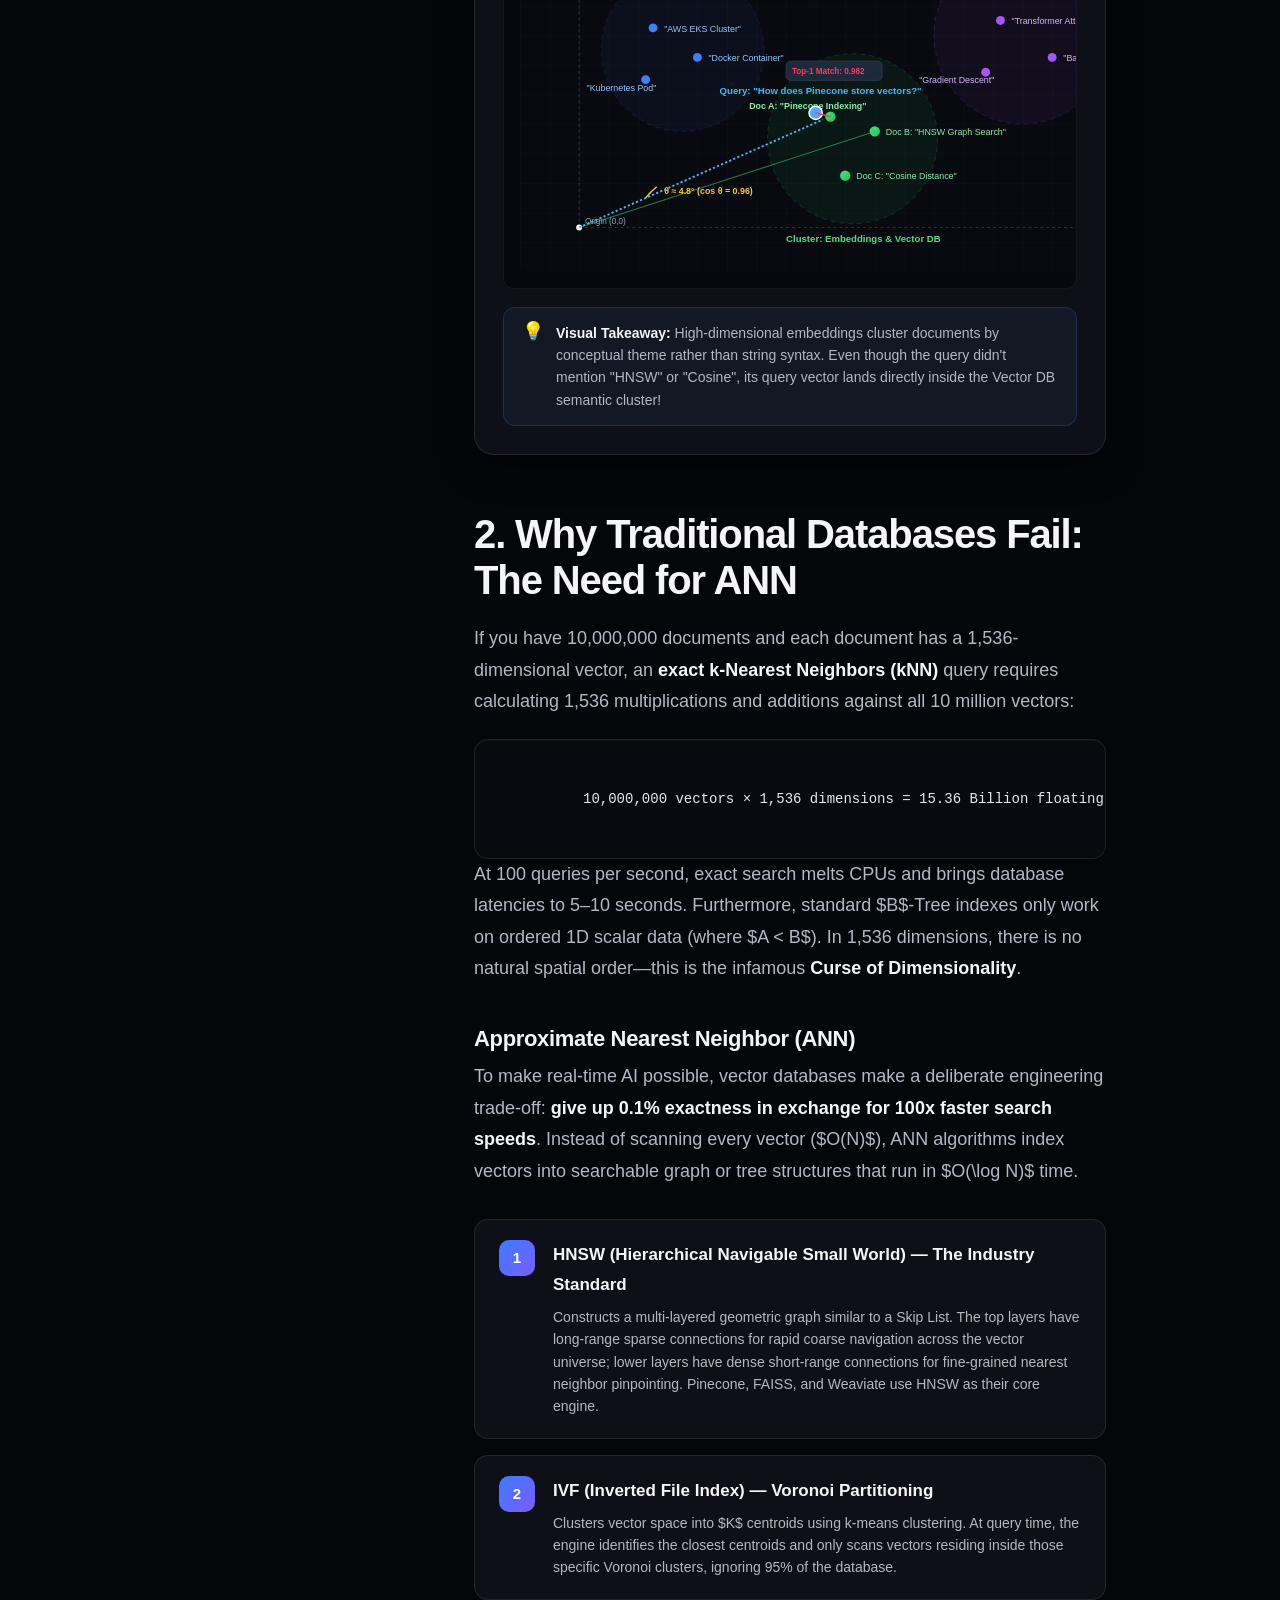
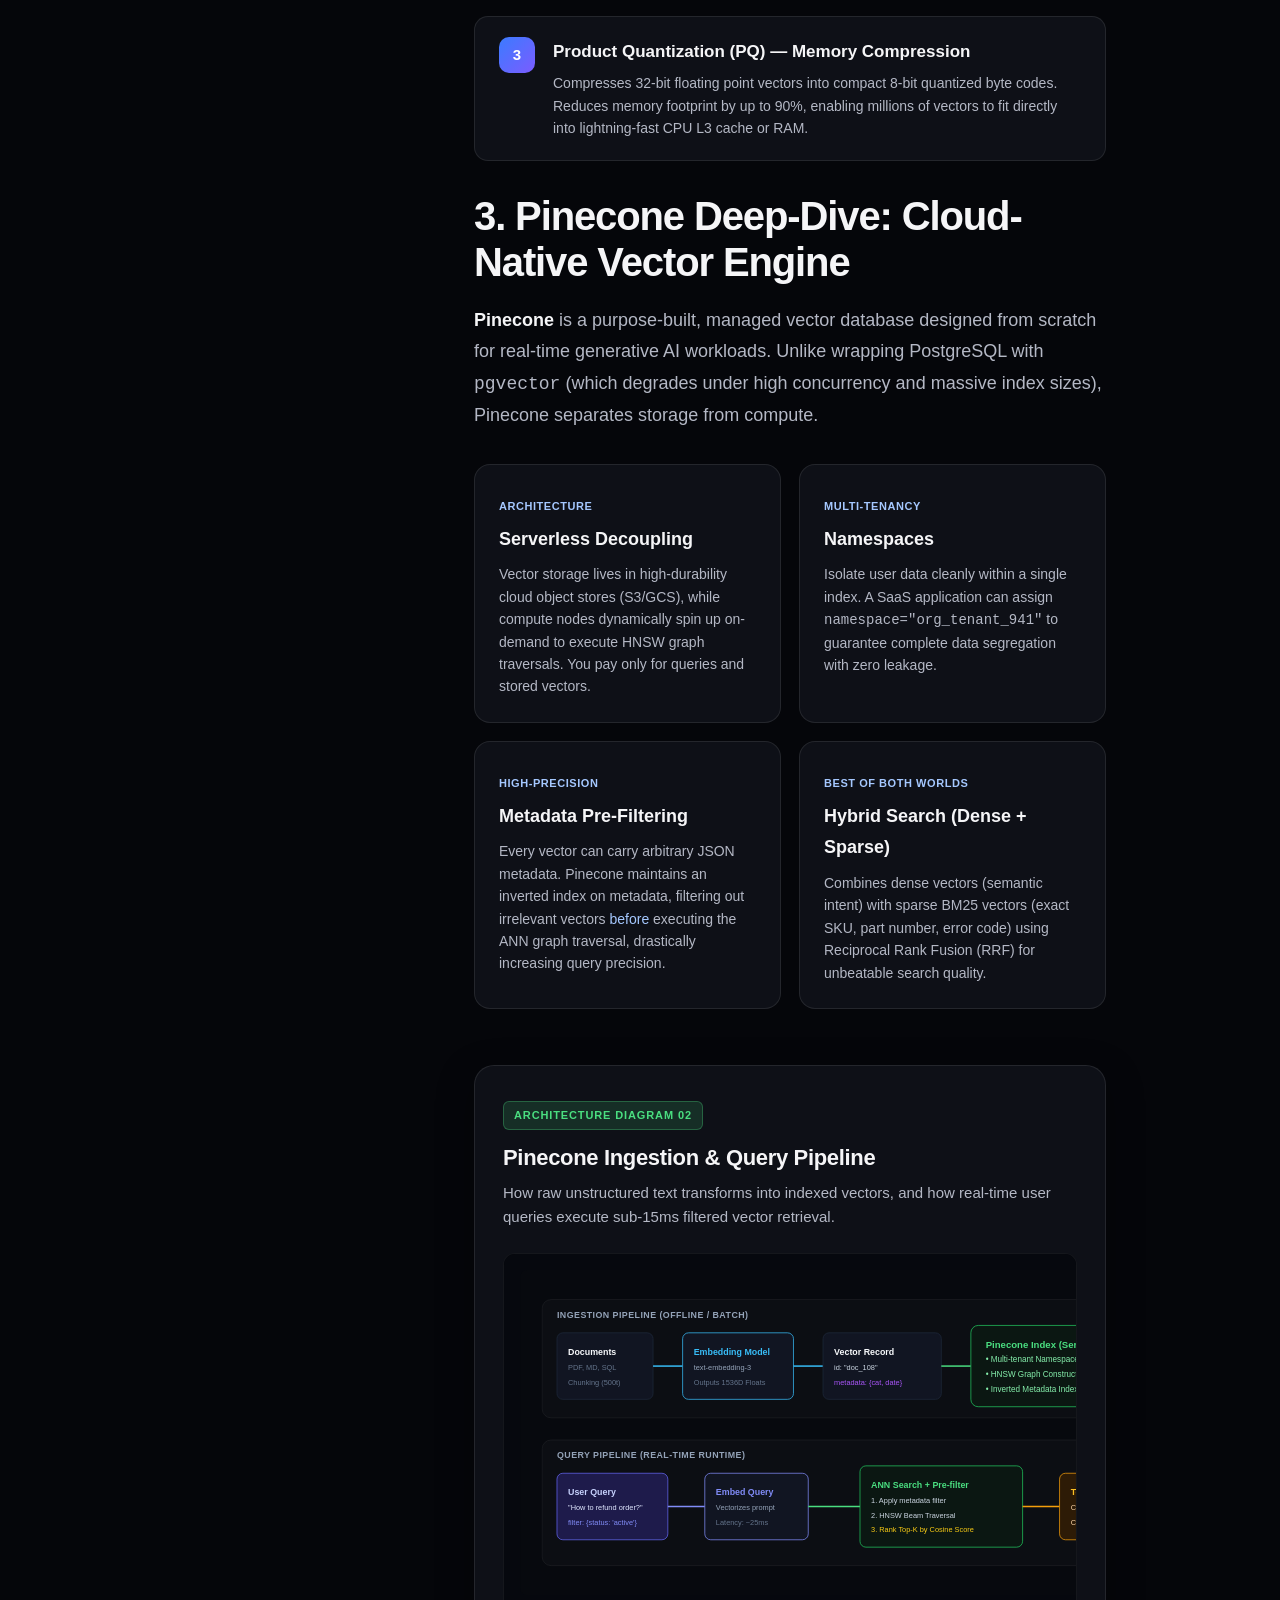
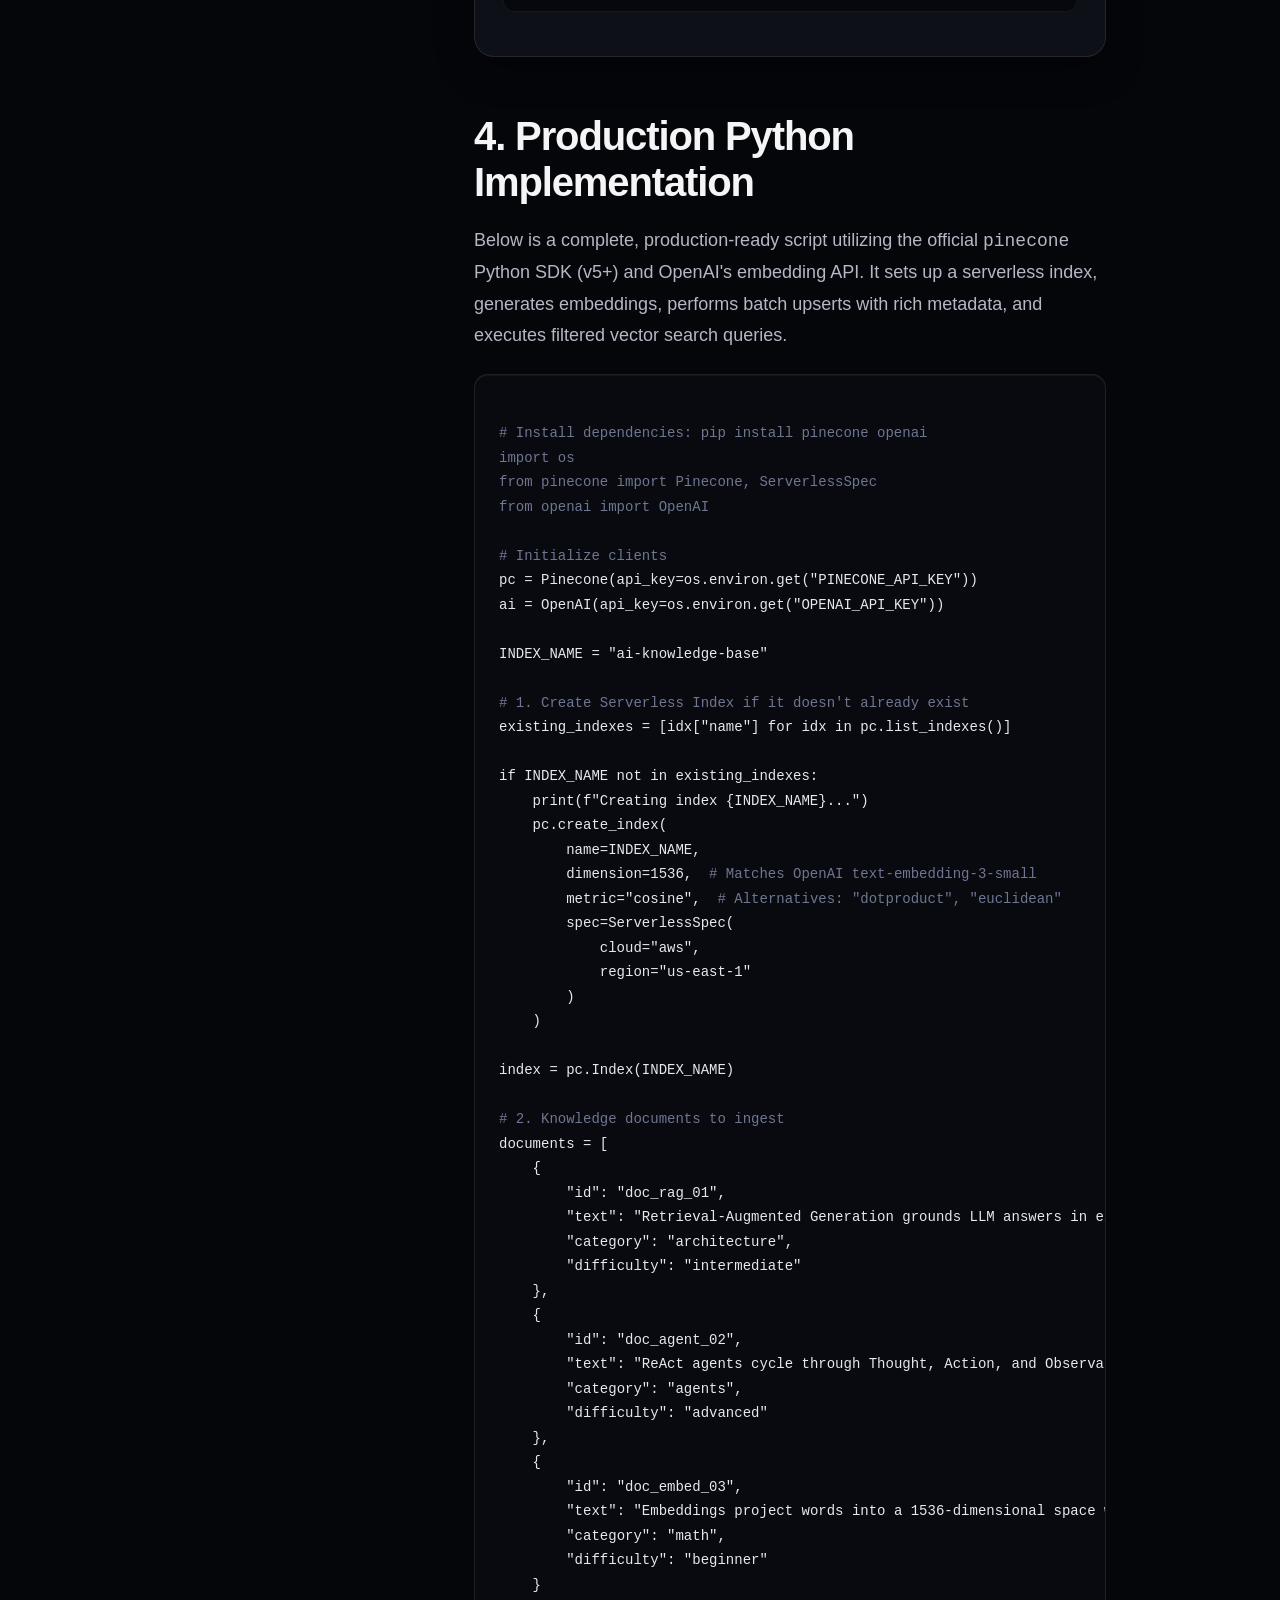
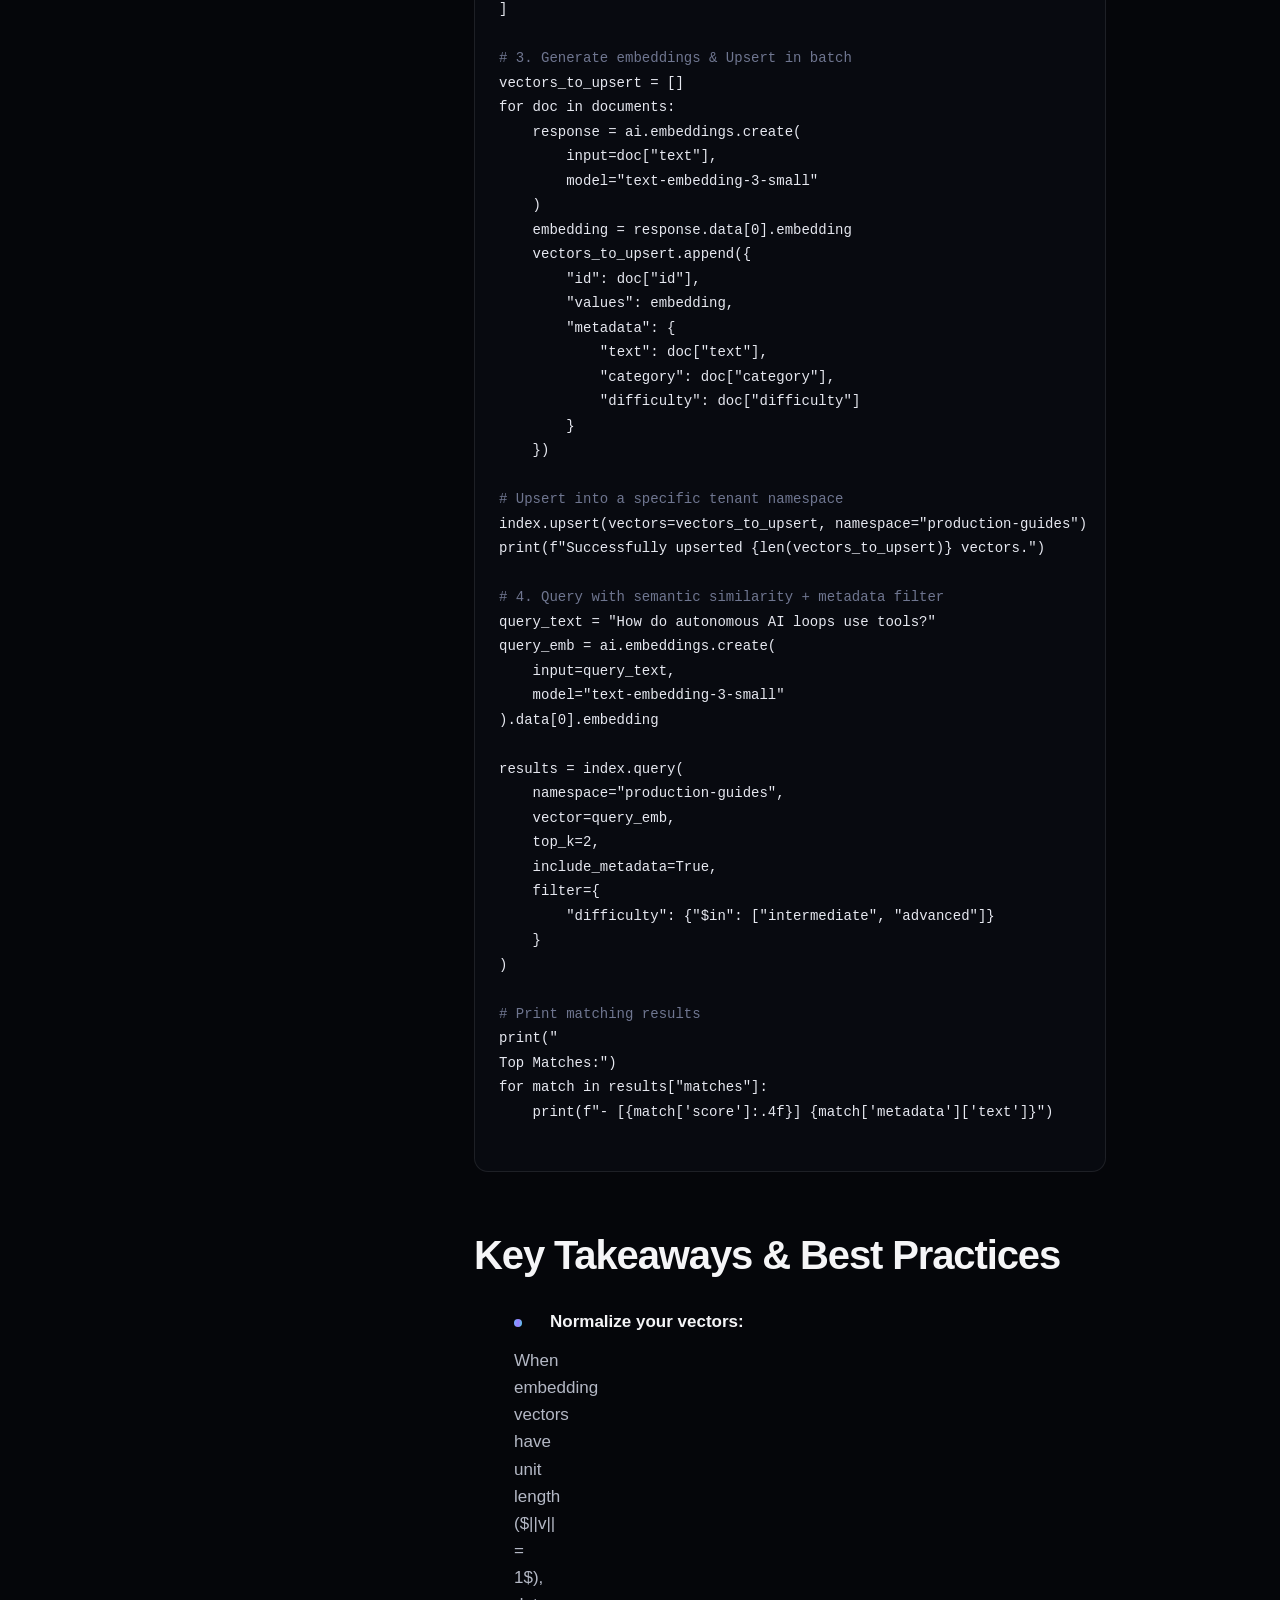
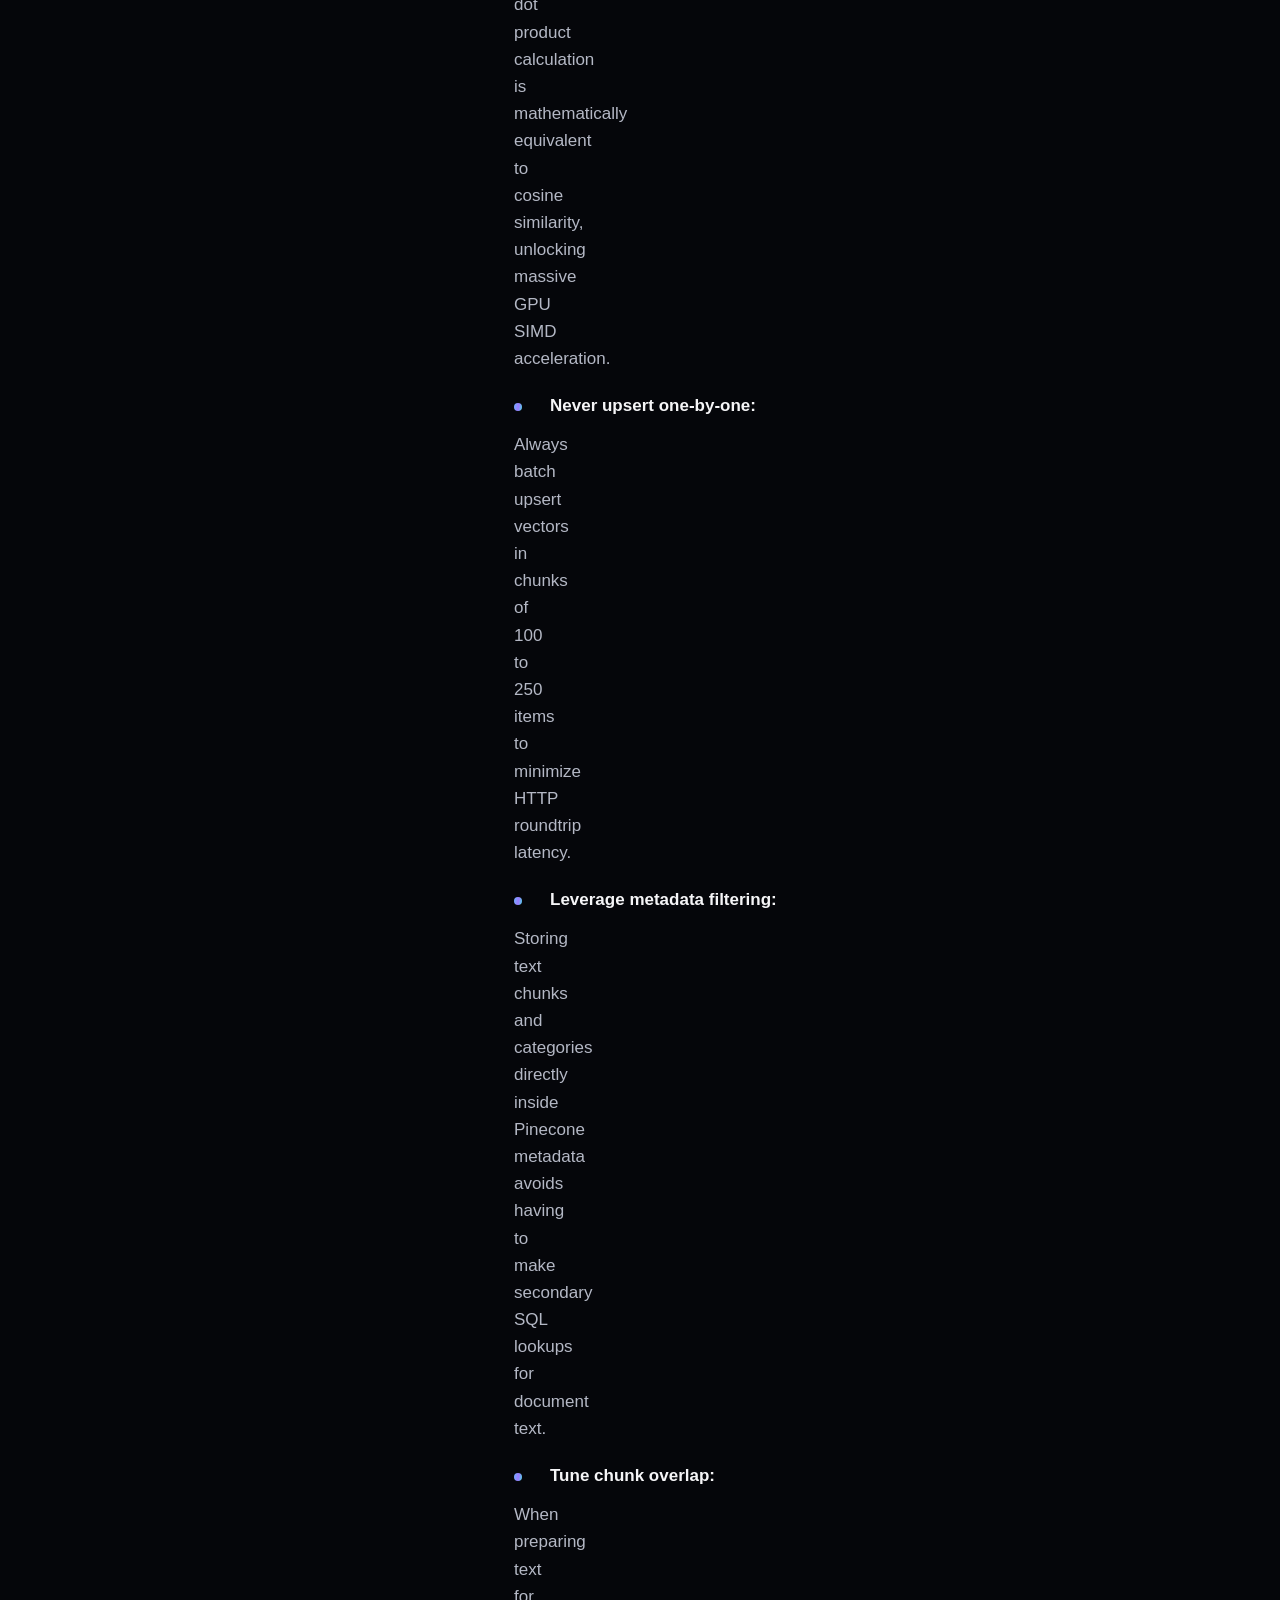
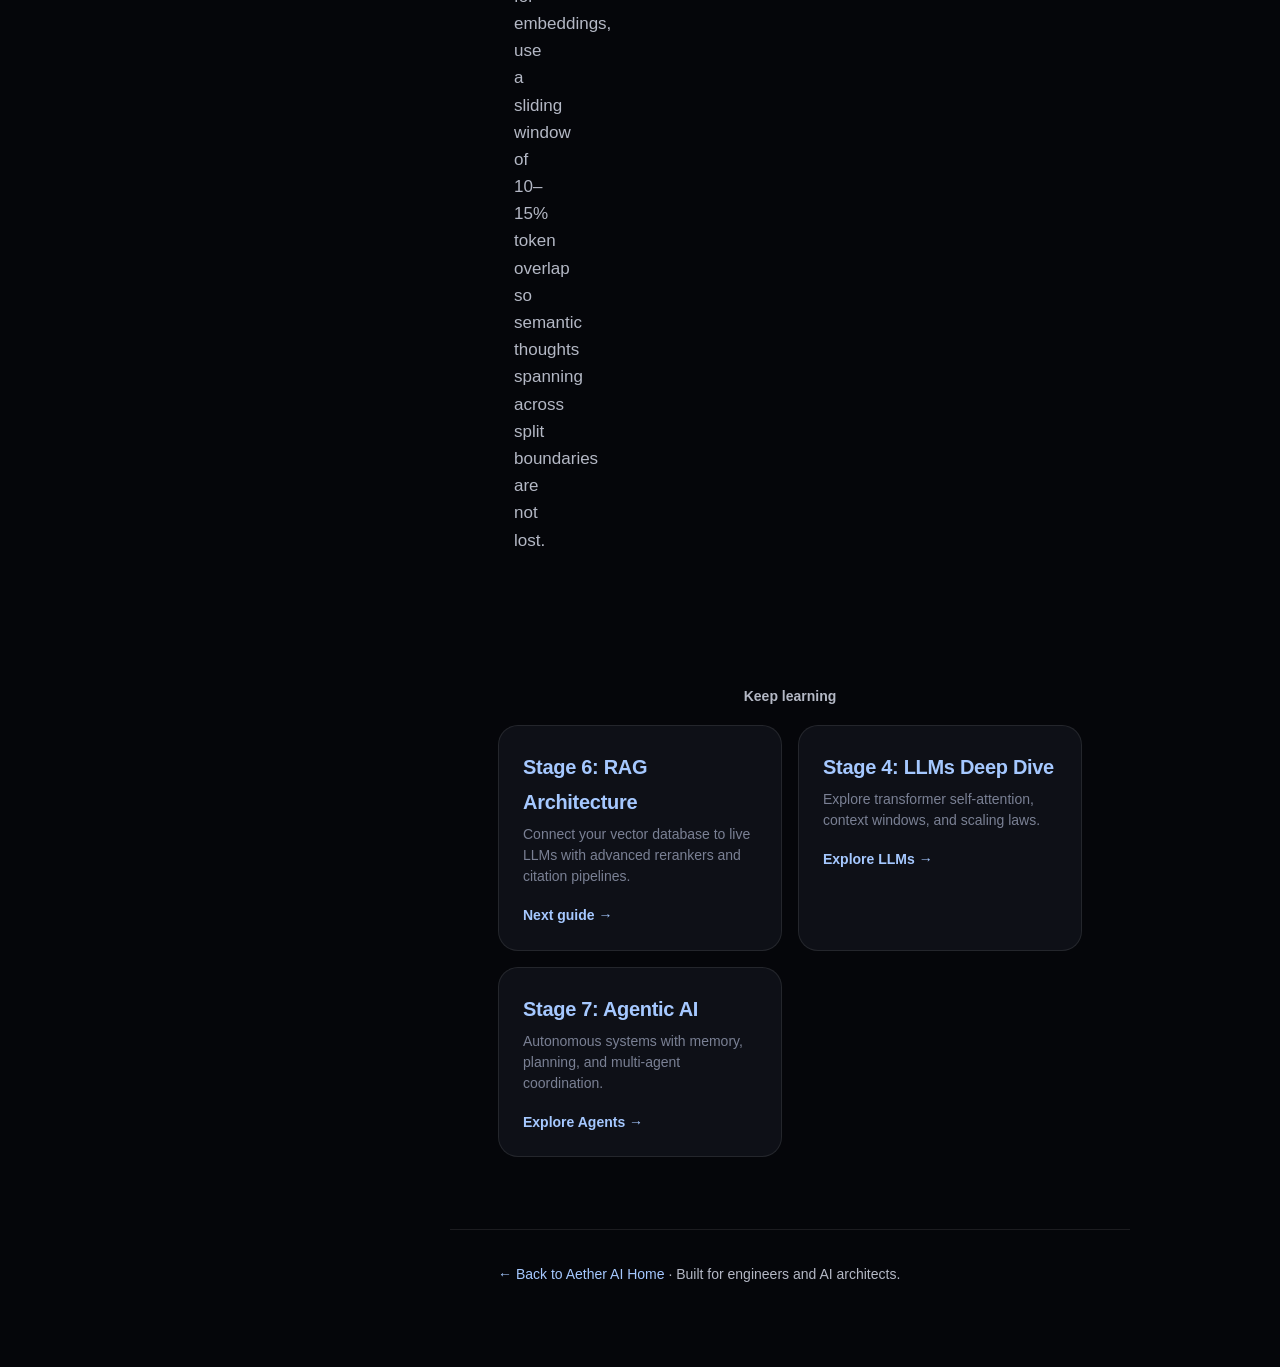
<file: embeddings.html>
<!DOCTYPE html>
<html lang="en">
<head>
  <meta charset="UTF-8">
  <meta name="viewport" content="width=device-width, initial-scale=1">
  <title>Vector Embeddings & Pinecone: The Foundation of Modern AI Search</title>
  <meta name="description" content="A comprehensive visual guide to Vector Embeddings, High-Dimensional Spaces, Approximate Nearest Neighbor (ANN) search, and Pinecone Vector Database architecture.">
  <meta name="color-scheme" content="dark">
  <meta name="theme-color" content="#05060a">
  <link rel="stylesheet" href="style.css">
  <link rel="stylesheet" href="guide.css">
  <link rel="stylesheet" href="sidebar.css">
</head>
<body class="guide">

  <!-- Top bar -->
  <header class="topbar">
    <div class="topbar__inner">
      <div class="topbar__left">
        <button class="menu-btn" id="menu-open" type="button" aria-controls="drawer" aria-expanded="false">
          <span class="menu-btn__bars" aria-hidden="true"></span>
          Menu
        </button>
        <a class="topbar__brand" href="index.html">Aether AI</a>
      </div>
      <nav class="topbar__nav" aria-label="Jump to">
        <a href="#what-is-embedding">What is an Embedding?</a>
        <a href="#vector-space">Semantic Space</a>
        <a href="#ann-algorithms">ANN &amp; HNSW</a>
        <a href="#pinecone-deepdive">Pinecone Architecture</a>
        <a href="#code">Python Code</a>
      </nav>
    </div>
  </header>

  <!-- Off-canvas sidebar -->
  <div class="scrim" id="scrim"></div>
  <aside class="drawer" id="drawer" aria-label="Site menu">
    <div class="drawer__head">
      <a class="drawer__brand" href="index.html">Aether AI</a>
      <button class="drawer__close" id="menu-close" type="button" aria-label="Hide sidebar">&times;</button>
    </div>

    <nav aria-label="Guides">
      <ul class="drawer__list">
        <li>
          <a href="index.html">
            <span class="drawer__title">Home</span>
          </a>
        </li>
        <li>
          <a href="index.html#roadmap">
            <span class="drawer__title">Full Curriculum</span>
            <span class="drawer__desc">All 7 stages at a glance</span>
          </a>
        </li>
        <li>
          <a href="learn.html">
            <span class="drawer__title">Master Guide</span>
            <span class="drawer__desc">ML, Deep Learning, GenAI &amp; Agents</span>
          </a>
        </li>
      </ul>

      <p class="drawer__label">Read in this order</p>
      <ul class="drawer__list">
        <li>
          <a href="learn.html#ml">
            <span class="drawer__title"><span class="drawer__step">1</span>Machine Learning</span>
            <span class="drawer__desc">Supervised, unsupervised &amp; RL &middot; 10 min</span>
          </a>
        </li>
        <li>
          <a href="learn.html#dl">
            <span class="drawer__title"><span class="drawer__step">2</span>Deep Learning</span>
            <span class="drawer__desc">Neural nets, CNNs &amp; Transformers &middot; 14 min</span>
          </a>
        </li>
        <li>
          <a href="learn.html#genai">
            <span class="drawer__title"><span class="drawer__step">3</span>Generative AI</span>
            <span class="drawer__desc">GANs, VAEs &amp; Diffusion models &middot; 12 min</span>
          </a>
        </li>
        <li>
          <a href="learn.html#llm">
            <span class="drawer__title"><span class="drawer__step">4</span>Large Language Models</span>
            <span class="drawer__desc">Self-attention, scaling &amp; RLHF &middot; 16 min</span>
          </a>
        </li>
        <li>
          <a href="embeddings.html" aria-current="page">
            <span class="drawer__title"><span class="drawer__step">5</span>Embeddings &amp; Pinecone</span>
            <span class="drawer__desc">Vector databases &amp; ANN search &middot; 15 min</span>
          </a>
        </li>
        <li>
          <a href="rag.html">
            <span class="drawer__title"><span class="drawer__step">6</span>RAG Architecture</span>
            <span class="drawer__desc">Retrieval pipelines &amp; rerankers &middot; 18 min</span>
          </a>
        </li>
        <li>
          <a href="learn.html#agentic">
            <span class="drawer__title"><span class="drawer__step">7</span>Agentic AI</span>
            <span class="drawer__desc">ReAct, tool calling &amp; multi-agent &middot; 14 min</span>
          </a>
        </li>
      </ul>

      <p class="drawer__label">Deep Dives</p>
      <ul class="drawer__soon">
        <li>Fine-tuning with LoRA &amp; QLoRA</li>
        <li>Graph RAG with Neo4j</li>
        <li>Model Quantization (GGUF &amp; AWQ)</li>
        <li>AI Safety &amp; Guardrails</li>
      </ul>
    </nav>

    <p class="drawer__foot">Short guides in plain English, written for engineers and builders.</p>
  </aside>

  <!-- Hero Section -->
  <main>
    <section class="hero">
      <div class="article">
        <span class="eyebrow">Deep Dive &middot; Vector Databases</span>
        <h1>Vector Embeddings &amp; Pinecone, Explained</h1>
        <p class="hero__lead">
          Computers cannot read meaning; they only calculate numbers. Vector embeddings translate human thoughts, paragraphs, and images into geometric coordinates where concepts with similar meanings sit physically close together. Here is how high-dimensional vectors, HNSW indexing, and Pinecone work under the hood.
        </p>
        <div class="hero__meta">
          <span>Stage 05</span> &middot; <span>15 min read</span> &middot; <span>Interactive Diagrams &amp; Python Code</span>
        </div>
      </div>
    </section>

    <!-- Key Metrics Row -->
    <section class="article" style="margin-top: -30px; margin-bottom: 40px;">
      <div class="metric-row">
        <div class="metric-box">
          <span class="val">1,536</span>
          <span class="label">Dimensions (OpenAI text-3-small)</span>
        </div>
        <div class="metric-box">
          <span class="val">&lt; 15ms</span>
          <span class="label">p95 Query Latency in Pinecone</span>
        </div>
        <div class="metric-box">
          <span class="val">O(log N)</span>
          <span class="label">Search Complexity via HNSW</span>
        </div>
        <div class="metric-box">
          <span class="val">99.8%</span>
          <span class="label">Recall Rate vs Exact Linear Scan</span>
        </div>
      </div>
    </section>

    <!-- Chapter 1: What is an Embedding -->
    <article class="article">
      <section id="what-is-embedding">
        <h2>1. What is an Embedding? From Words to Geometry</h2>
        <p>
          In traditional databases (PostgreSQL, MySQL), text is stored as literal string characters. If you search for <em>"how to fix a flat tire"</em>, a standard SQL index can only match rows containing the exact words <em>"flat"</em> or <em>"tire"</em>. It has no idea that <em>"puncture in automobile wheel"</em> means the exact same thing.
        </p>
        <p>
          An <strong>embedding</strong> is a dense numerical vector (a list of floating-point numbers, such as <code>[0.024, -0.481, 0.198, ...]</code>) generated by a specialized neural network. The neural model maps the semantic meaning of text into a high-dimensional continuous space ($D$ dimensions).
        </p>

        <div class="callout">
          <strong>The Core Axiom:</strong> Sentences with similar semantic meanings produce vectors that point in nearly identical directions in vector space, regardless of the vocabulary or language used.
        </div>

        <div class="table-wrap">
          <table class="ai-table">
            <thead>
              <tr>
                <th>Search Method</th>
                <th>Underlying Technique</th>
                <th>Query: "Canine medical care"</th>
                <th>Finds: "Dog vet treatments"</th>
              </tr>
            </thead>
            <tbody>
              <tr>
                <td><strong>Lexical Search</strong></td>
                <td>Exact keyword matching, BM25, TF-IDF</td>
                <td>Looks for literal tokens "canine" &amp; "medical"</td>
                <td>❌ <strong>Misses</strong> (Zero keyword overlap)</td>
              </tr>
              <tr>
                <td><strong>Vector Search</strong></td>
                <td>Dense neural embeddings &amp; cosine similarity</td>
                <td>Calculates semantic angle in 1536D space</td>
                <td>✅ <strong>Matches</strong> (Cosine similarity &gt; 0.89)</td>
              </tr>
            </tbody>
          </table>
        </div>

        <h3>Distance Metrics: Measuring Closeness</h3>
        <p>
          Once words or paragraphs become vectors $u$ and $v$, how do we determine whether they are related? We measure geometric distance using three primary mathematical formulations:
        </p>

        <div class="feat-grid">
          <div class="feat-card">
            <span class="feat-card__tag">Most Popular for Text</span>
            <h4>Cosine Similarity</h4>
            <p>Measures the cosine of the angle $	heta$ between two vectors. It ranges from $-1$ to $+1$. It evaluates <strong>direction</strong> regardless of vector magnitude (length).</p>
            <div class="code" style="margin-top:12px;font-size:13px;padding:8px 12px;">cos(θ) = (u · v) / (||u|| × ||v||)</div>
          </div>

          <div class="feat-card">
            <span class="feat-card__tag">Hardware Optimized</span>
            <h4>Dot Product</h4>
            <p>Multiplies corresponding elements and sums them. When vectors are normalized to unit length ($||u|| = 1$), dot product equals cosine similarity but runs significantly faster on GPUs.</p>
            <div class="code" style="margin-top:12px;font-size:13px;padding:8px 12px;">dot(u, v) = ∑ (u_i × v_i)</div>
          </div>

          <div class="feat-card">
            <span class="feat-card__tag">Spatial Distance</span>
            <h4>Euclidean Distance (L2)</h4>
            <p>Measures the straight-line physical distance between two points in $D$-dimensional space. Shorter distance means higher similarity.</p>
            <div class="code" style="margin-top:12px;font-size:13px;padding:8px 12px;">L2(u, v) = √ ∑ (u_i - v_i)²</div>
          </div>
        </div>
      </section>

      <!-- SVG DIAGRAM: Vector Space Projection -->
      <section class="diag-card" id="vector-space">
        <div class="diag-card__wrap">
          <div class="diag-header">
            <span class="diag-badge diag-badge--vector">Architecture Diagram 01</span>
            <h3>High-Dimensional Semantic Vector Space</h3>
            <p>Visualizing a 2D projection of vector embeddings. Notice how conceptual clusters form naturally and how the query vector finds its nearest neighbor via angular similarity ($	heta$).</p>
          </div>

          <div class="diag-svg-wrap">
            <svg viewBox="0 0 920 480" fill="none" xmlns="http://www.w3.org/2000/svg">
              <!-- Dark Grid Background -->
              <rect width="920" height="480" fill="#080a10" rx="10"/>
              <defs>
                <pattern id="grid-emb" width="40" height="40" patternUnits="userSpaceOnUse">
                  <path d="M 40 0 L 0 0 0 40" fill="none" stroke="rgba(255,255,255,0.04)" stroke-width="1"/>
                </pattern>
                <linearGradient id="grad-q" x1="0%" y1="0%" x2="100%" y2="100%">
                  <stop offset="0%" stop-color="#38bdf8"/>
                  <stop offset="100%" stop-color="#818cf8"/>
                </linearGradient>
                <linearGradient id="grad-cand" x1="0%" y1="0%" x2="100%" y2="100%">
                  <stop offset="0%" stop-color="#4ade80"/>
                  <stop offset="100%" stop-color="#22c55e"/>
                </linearGradient>
              </defs>
              <rect width="920" height="480" fill="url(#grid-emb)"/>

              <!-- Axis lines -->
              <line x1="80" y1="420" x2="860" y2="420" stroke="rgba(255,255,255,0.15)" stroke-width="1.5" stroke-dasharray="4 4"/>
              <line x1="80" y1="420" x2="80" y2="40" stroke="rgba(255,255,255,0.15)" stroke-width="1.5" stroke-dasharray="4 4"/>
              <text x="830" y="445" fill="#64748b" font-family="monospace" font-size="12">Dimension X (Latent Topic 1)</text>
              <text x="30" y="45" fill="#64748b" font-family="monospace" font-size="12" transform="rotate(-90 30,45)">Dimension Y (Latent Topic 2)</text>

              <!-- Cluster 1: Cloud & DevOps -->
              <circle cx="220" cy="180" r="110" fill="rgba(59, 130, 246, 0.05)" stroke="rgba(59, 130, 246, 0.2)" stroke-dasharray="6 6"/>
              <text x="140" y="90" fill="#60a5fa" font-weight="600" font-size="13">Cluster: Infrastructure &amp; Cloud</text>
              <circle cx="180" cy="150" r="6" fill="#3b82f6"/>
              <text x="195" y="155" fill="#93c5fd" font-size="12">"AWS EKS Cluster"</text>
              <circle cx="240" cy="190" r="6" fill="#3b82f6"/>
              <text x="255" y="195" fill="#93c5fd" font-size="12">"Docker Container"</text>
              <circle cx="170" cy="220" r="6" fill="#3b82f6"/>
              <text x="90" y="235" fill="#93c5fd" font-size="12">"Kubernetes Pod"</text>

              <!-- Cluster 2: Machine Learning & AI -->
              <circle cx="680" cy="160" r="120" fill="rgba(168, 85, 247, 0.06)" stroke="rgba(168, 85, 247, 0.25)" stroke-dasharray="6 6"/>
              <text x="610" y="65" fill="#c084fc" font-weight="600" font-size="13">Cluster: AI &amp; Neural Nets</text>
              <circle cx="650" cy="140" r="6" fill="#a855f7"/>
              <text x="665" y="145" fill="#d8b4fe" font-size="12">"Transformer Attention"</text>
              <circle cx="720" cy="190" r="6" fill="#a855f7"/>
              <text x="735" y="195" fill="#d8b4fe" font-size="12">"Backpropagation"</text>
              <circle cx="630" cy="210" r="6" fill="#a855f7"/>
              <text x="540" y="225" fill="#d8b4fe" font-size="12">"Gradient Descent"</text>

              <!-- Cluster 3: Vector DB & Search (Target Cluster) -->
              <circle cx="450" cy="300" r="115" fill="rgba(34, 197, 94, 0.07)" stroke="rgba(34, 197, 94, 0.3)" stroke-dasharray="6 6"/>
              <text x="360" y="440" fill="#4ade80" font-weight="600" font-size="13">Cluster: Embeddings &amp; Vector DB</text>

              <!-- Target vectors -->
              <circle cx="420" cy="270" r="7" fill="url(#grad-cand)"/>
              <text x="310" y="260" fill="#86efac" font-size="12" font-weight="600">Doc A: "Pinecone Indexing"</text>

              <circle cx="480" cy="290" r="7" fill="url(#grad-cand)"/>
              <text x="495" y="295" fill="#86efac" font-size="12">Doc B: "HNSW Graph Search"</text>

              <circle cx="440" cy="350" r="7" fill="url(#grad-cand)"/>
              <text x="455" y="355" fill="#86efac" font-size="12">Doc C: "Cosine Distance"</text>

              <!-- Origin & Query Vector -->
              <circle cx="80" cy="420" r="4" fill="#f5f5f7"/>
              <text x="88" y="415" fill="#94a3b8" font-size="11">Origin (0,0)</text>

              <!-- Query Ray -->
              <line x1="80" y1="420" x2="410" y2="274" stroke="#38bdf8" stroke-width="2.5" stroke-dasharray="3 3"/>
              <!-- Doc A Ray -->
              <line x1="80" y1="420" x2="475" y2="292" stroke="rgba(74, 222, 128, 0.5)" stroke-width="1.5"/>

              <!-- Query Node -->
              <circle cx="400" cy="265" r="9" fill="url(#grad-q)" stroke="#fff" stroke-width="2"/>
              <text x="270" y="240" fill="#38bdf8" font-weight="700" font-size="13">Query: "How does Pinecone store vectors?"</text>

              <!-- Angle arc theta -->
              <path d="M 170 380 A 100 100 0 0 1 185 365" stroke="#facc15" stroke-width="2" fill="none"/>
              <text x="195" y="375" fill="#facc15" font-weight="700" font-size="12">θ ≈ 4.8° (cos θ = 0.96)</text>

              <!-- Distance connector -->
              <line x1="400" y1="265" x2="420" y2="270" stroke="#f43f5e" stroke-width="2"/>
              <rect x="360" y="195" width="130" height="26" rx="6" fill="#1e293b" stroke="#334155"/>
              <text x="368" y="213" fill="#f43f5e" font-size="11" font-weight="700">Top-1 Match: 0.982</text>
            </svg>
          </div>

          <div class="diag-takeaway">
            <span class="icon">💡</span>
            <div>
              <strong>Visual Takeaway:</strong> High-dimensional embeddings cluster documents by conceptual theme rather than string syntax. Even though the query didn't mention "HNSW" or "Cosine", its query vector lands directly inside the Vector DB semantic cluster!
            </div>
          </div>
        </div>
      </section>

      <!-- Chapter 2: Why Traditional Databases Fail -->
      <section id="ann-algorithms">
        <h2>2. Why Traditional Databases Fail: The Need for ANN</h2>
        <p>
          If you have 10,000,000 documents and each document has a 1,536-dimensional vector, an <strong>exact k-Nearest Neighbors (kNN)</strong> query requires calculating 1,536 multiplications and additions against all 10 million vectors:
        </p>
        <div class="code">
          10,000,000 vectors × 1,536 dimensions = 15.36 Billion floating-point operations per query!
        </div>
        <p>
          At 100 queries per second, exact search melts CPUs and brings database latencies to 5–10 seconds. Furthermore, standard $B$-Tree indexes only work on ordered 1D scalar data (where $A &lt; B$). In 1,536 dimensions, there is no natural spatial order—this is the infamous <strong>Curse of Dimensionality</strong>.
        </p>

        <h3>Approximate Nearest Neighbor (ANN)</h3>
        <p>
          To make real-time AI possible, vector databases make a deliberate engineering trade-off: <strong>give up 0.1% exactness in exchange for 100x faster search speeds</strong>. Instead of scanning every vector ($O(N)$), ANN algorithms index vectors into searchable graph or tree structures that run in $O(\log N)$ time.
        </p>

        <div class="flow-steps">
          <div class="flow-step">
            <div class="flow-step__num">1</div>
            <div class="flow-step__content">
              <h4>HNSW (Hierarchical Navigable Small World) — The Industry Standard</h4>
              <p>Constructs a multi-layered geometric graph similar to a Skip List. The top layers have long-range sparse connections for rapid coarse navigation across the vector universe; lower layers have dense short-range connections for fine-grained nearest neighbor pinpointing. Pinecone, FAISS, and Weaviate use HNSW as their core engine.</p>
            </div>
          </div>

          <div class="flow-step">
            <div class="flow-step__num">2</div>
            <div class="flow-step__content">
              <h4>IVF (Inverted File Index) — Voronoi Partitioning</h4>
              <p>Clusters vector space into $K$ centroids using k-means clustering. At query time, the engine identifies the closest centroids and only scans vectors residing inside those specific Voronoi clusters, ignoring 95% of the database.</p>
            </div>
          </div>

          <div class="flow-step">
            <div class="flow-step__num">3</div>
            <div class="flow-step__content">
              <h4>Product Quantization (PQ) — Memory Compression</h4>
              <p>Compresses 32-bit floating point vectors into compact 8-bit quantized byte codes. Reduces memory footprint by up to 90%, enabling millions of vectors to fit directly into lightning-fast CPU L3 cache or RAM.</p>
            </div>
          </div>
        </div>
      </section>

      <!-- Chapter 3: Pinecone Architecture Deep-Dive -->
      <section id="pinecone-deepdive">
        <h2>3. Pinecone Deep-Dive: Cloud-Native Vector Engine</h2>
        <p>
          <strong>Pinecone</strong> is a purpose-built, managed vector database designed from scratch for real-time generative AI workloads. Unlike wrapping PostgreSQL with <code>pgvector</code> (which degrades under high concurrency and massive index sizes), Pinecone separates storage from compute.
        </p>

        <div class="feat-grid">
          <div class="feat-card">
            <span class="feat-card__tag">Architecture</span>
            <h4>Serverless Decoupling</h4>
            <p>Vector storage lives in high-durability cloud object stores (S3/GCS), while compute nodes dynamically spin up on-demand to execute HNSW graph traversals. You pay only for queries and stored vectors.</p>
          </div>

          <div class="feat-card">
            <span class="feat-card__tag">Multi-Tenancy</span>
            <h4>Namespaces</h4>
            <p>Isolate user data cleanly within a single index. A SaaS application can assign <code>namespace="org_tenant_941"</code> to guarantee complete data segregation with zero leakage.</p>
          </div>

          <div class="feat-card">
            <span class="feat-card__tag">High-Precision</span>
            <h4>Metadata Pre-Filtering</h4>
            <p>Every vector can carry arbitrary JSON metadata. Pinecone maintains an inverted index on metadata, filtering out irrelevant vectors <em>before</em> executing the ANN graph traversal, drastically increasing query precision.</p>
          </div>

          <div class="feat-card">
            <span class="feat-card__tag">Best of Both Worlds</span>
            <h4>Hybrid Search (Dense + Sparse)</h4>
            <p>Combines dense vectors (semantic intent) with sparse BM25 vectors (exact SKU, part number, error code) using Reciprocal Rank Fusion (RRF) for unbeatable search quality.</p>
          </div>
        </div>
      </section>

      <!-- SVG DIAGRAM 2: Pinecone Ingestion & Query Lifecycle -->
      <section class="diag-card">
        <div class="diag-card__wrap">
          <div class="diag-header">
            <span class="diag-badge diag-badge--pinecone">Architecture Diagram 02</span>
            <h3>Pinecone Ingestion &amp; Query Pipeline</h3>
            <p>How raw unstructured text transforms into indexed vectors, and how real-time user queries execute sub-15ms filtered vector retrieval.</p>
          </div>

          <div class="diag-svg-wrap">
            <svg viewBox="0 0 920 440" fill="none" xmlns="http://www.w3.org/2000/svg">
              <rect width="920" height="440" fill="#07090e" rx="10"/>

              <!-- Ingestion Flow (Top) -->
              <rect x="30" y="40" width="860" height="160" rx="12" fill="rgba(255,255,255,0.02)" stroke="rgba(255,255,255,0.08)"/>
              <text x="50" y="65" fill="#94a3b8" font-size="12" font-weight="700" letter-spacing="0.05em">INGESTION PIPELINE (OFFLINE / BATCH)</text>

              <!-- Step 1: Raw text -->
              <rect x="50" y="85" width="130" height="90" rx="8" fill="#111522" stroke="#1e293b"/>
              <text x="65" y="115" fill="#f8fafc" font-size="12" font-weight="600">Documents</text>
              <text x="65" y="135" fill="#64748b" font-size="10">PDF, MD, SQL</text>
              <text x="65" y="155" fill="#64748b" font-size="10">Chunking (500t)</text>

              <!-- Arrow -->
              <path d="M 180 130 L 220 130" stroke="#38bdf8" stroke-width="2" marker-end="url(#arr-p)"/>

              <!-- Step 2: Embedding Model -->
              <rect x="220" y="85" width="150" height="90" rx="8" fill="#111522" stroke="#38bdf8"/>
              <text x="235" y="115" fill="#38bdf8" font-size="12" font-weight="600">Embedding Model</text>
              <text x="235" y="135" fill="#94a3b8" font-size="10">text-embedding-3</text>
              <text x="235" y="155" fill="#64748b" font-size="10">Outputs 1536D Floats</text>

              <!-- Arrow -->
              <path d="M 370 130 L 410 130" stroke="#38bdf8" stroke-width="2"/>

              <!-- Step 3: Payload Construction -->
              <rect x="410" y="85" width="160" height="90" rx="8" fill="#111522" stroke="#1e293b"/>
              <text x="425" y="115" fill="#f8fafc" font-size="12" font-weight="600">Vector Record</text>
              <text x="425" y="135" fill="#cbd5e1" font-size="10">id: "doc_108"</text>
              <text x="425" y="155" fill="#a855f7" font-size="10">metadata: {cat, date}</text>

              <!-- Arrow -->
              <path d="M 570 130 L 610 130" stroke="#4ade80" stroke-width="2"/>

              <!-- Step 4: Pinecone Upsert -->
              <rect x="610" y="75" width="260" height="110" rx="10" fill="#0b1712" stroke="#22c55e"/>
              <text x="630" y="105" fill="#4ade80" font-size="13" font-weight="700">Pinecone Index (Serverless)</text>
              <text x="630" y="125" fill="#86efac" font-size="11">• Multi-tenant Namespaces</text>
              <text x="630" y="145" fill="#86efac" font-size="11">• HNSW Graph Construction</text>
              <text x="630" y="165" fill="#86efac" font-size="11">• Inverted Metadata Index</text>

              <!-- Query Flow (Bottom) -->
              <rect x="30" y="230" width="860" height="170" rx="12" fill="rgba(255,255,255,0.02)" stroke="rgba(255,255,255,0.08)"/>
              <text x="50" y="255" fill="#94a3b8" font-size="12" font-weight="700" letter-spacing="0.05em">QUERY PIPELINE (REAL-TIME RUNTIME)</text>

              <!-- User Query -->
              <rect x="50" y="275" width="150" height="90" rx="8" fill="#1e1b4b" stroke="#6366f1"/>
              <text x="65" y="305" fill="#c7d2fe" font-size="12" font-weight="600">User Query</text>
              <text x="65" y="325" fill="#e0e7ff" font-size="10">"How to refund order?"</text>
              <text x="65" y="345" fill="#818cf8" font-size="10">filter: {status: 'active'}</text>

              <!-- Arrow to embed -->
              <path d="M 200 320 L 250 320" stroke="#818cf8" stroke-width="2"/>

              <!-- Query Embedding -->
              <rect x="250" y="275" width="140" height="90" rx="8" fill="#111522" stroke="#818cf8"/>
              <text x="265" y="305" fill="#818cf8" font-size="12" font-weight="600">Embed Query</text>
              <text x="265" y="325" fill="#94a3b8" font-size="10">Vectorizes prompt</text>
              <text x="265" y="345" fill="#64748b" font-size="10">Latency: ~25ms</text>

              <!-- Arrow into Pinecone -->
              <path d="M 390 320 L 460 320" stroke="#4ade80" stroke-width="2"/>

              <!-- Pinecone Search Node -->
              <rect x="460" y="265" width="220" height="110" rx="8" fill="#0b1712" stroke="#22c55e"/>
              <text x="475" y="295" fill="#4ade80" font-size="12" font-weight="700">ANN Search + Pre-filter</text>
              <text x="475" y="315" fill="#cbd5e1" font-size="10">1. Apply metadata filter</text>
              <text x="475" y="335" fill="#cbd5e1" font-size="10">2. HNSW Beam Traversal</text>
              <text x="475" y="355" fill="#facc15" font-size="10">3. Rank Top-K by Cosine Score</text>

              <!-- Arrow to result -->
              <path d="M 680 320 L 730 320" stroke="#f59e0b" stroke-width="2"/>

              <!-- Top-K Chunks -->
              <rect x="730" y="275" width="140" height="90" rx="8" fill="#2d1b06" stroke="#f59e0b"/>
              <text x="745" y="305" fill="#fbbf24" font-size="12" font-weight="600">Top-K Context</text>
              <text x="745" y="325" fill="#fed7aa" font-size="10">Chunk 1: score 0.94</text>
              <text x="745" y="345" fill="#fed7aa" font-size="10">Chunk 2: score 0.91</text>
            </svg>
          </div>
        </div>
      </section>

      <!-- Chapter 4: Complete Python Production Code -->
      <section id="code">
        <h2>4. Production Python Implementation</h2>
        <p>
          Below is a complete, production-ready script utilizing the official <code>pinecone</code> Python SDK (v5+) and OpenAI's embedding API. It sets up a serverless index, generates embeddings, performs batch upserts with rich metadata, and executes filtered vector search queries.
        </p>

        <div class="code">
<span class="c"># Install dependencies: pip install pinecone openai</span>
<span class="c">import os</span>
<span class="c">from pinecone import Pinecone, ServerlessSpec</span>
<span class="c">from openai import OpenAI</span>

<span class="c"># Initialize clients</span>
pc = Pinecone(api_key=os.environ.get(<span class="s">"PINECONE_API_KEY"</span>))
ai = OpenAI(api_key=os.environ.get(<span class="s">"OPENAI_API_KEY"</span>))

INDEX_NAME = <span class="s">"ai-knowledge-base"</span>

<span class="c"># 1. Create Serverless Index if it doesn't already exist</span>
existing_indexes = [idx[<span class="s">"name"</span>] for idx in pc.list_indexes()]

if INDEX_NAME not in existing_indexes:
    print(f<span class="s">"Creating index {INDEX_NAME}..."</span>)
    pc.create_index(
        name=INDEX_NAME,
        dimension=1536,  <span class="c"># Matches OpenAI text-embedding-3-small</span>
        metric=<span class="s">"cosine"</span>,  <span class="c"># Alternatives: "dotproduct", "euclidean"</span>
        spec=ServerlessSpec(
            cloud=<span class="s">"aws"</span>,
            region=<span class="s">"us-east-1"</span>
        )
    )

index = pc.Index(INDEX_NAME)

<span class="c"># 2. Knowledge documents to ingest</span>
documents = [
    {
        <span class="s">"id"</span>: <span class="s">"doc_rag_01"</span>,
        <span class="s">"text"</span>: <span class="s">"Retrieval-Augmented Generation grounds LLM answers in external verified databases."</span>,
        <span class="s">"category"</span>: <span class="s">"architecture"</span>,
        <span class="s">"difficulty"</span>: <span class="s">"intermediate"</span>
    },
    {
        <span class="s">"id"</span>: <span class="s">"doc_agent_02"</span>,
        <span class="s">"text"</span>: <span class="s">"ReAct agents cycle through Thought, Action, and Observation to invoke tools autonomously."</span>,
        <span class="s">"category"</span>: <span class="s">"agents"</span>,
        <span class="s">"difficulty"</span>: <span class="s">"advanced"</span>
    },
    {
        <span class="s">"id"</span>: <span class="s">"doc_embed_03"</span>,
        <span class="s">"text"</span>: <span class="s">"Embeddings project words into a 1536-dimensional space where semantic angle represents meaning."</span>,
        <span class="s">"category"</span>: <span class="s">"math"</span>,
        <span class="s">"difficulty"</span>: <span class="s">"beginner"</span>
    }
]

<span class="c"># 3. Generate embeddings & Upsert in batch</span>
vectors_to_upsert = []
for doc in documents:
    response = ai.embeddings.create(
        input=doc[<span class="s">"text"</span>],
        model=<span class="s">"text-embedding-3-small"</span>
    )
    embedding = response.data[0].embedding
    vectors_to_upsert.append({
        <span class="s">"id"</span>: doc[<span class="s">"id"</span>],
        <span class="s">"values"</span>: embedding,
        <span class="s">"metadata"</span>: {
            <span class="s">"text"</span>: doc[<span class="s">"text"</span>],
            <span class="s">"category"</span>: doc[<span class="s">"category"</span>],
            <span class="s">"difficulty"</span>: doc[<span class="s">"difficulty"</span>]
        }
    })

<span class="c"># Upsert into a specific tenant namespace</span>
index.upsert(vectors=vectors_to_upsert, namespace=<span class="s">"production-guides"</span>)
print(f<span class="s">"Successfully upserted {len(vectors_to_upsert)} vectors."</span>)

<span class="c"># 4. Query with semantic similarity + metadata filter</span>
query_text = <span class="s">"How do autonomous AI loops use tools?"</span>
query_emb = ai.embeddings.create(
    input=query_text,
    model=<span class="s">"text-embedding-3-small"</span>
).data[0].embedding

results = index.query(
    namespace=<span class="s">"production-guides"</span>,
    vector=query_emb,
    top_k=2,
    include_metadata=True,
    filter={
        <span class="s">"difficulty"</span>: {<span class="s">"$in"</span>: [<span class="s">"intermediate"</span>, <span class="s">"advanced"</span>]}
    }
)

<span class="c"># Print matching results</span>
print(<span class="s">"
Top Matches:"</span>)
for match in results[<span class="s">"matches"</span>]:
    print(f<span class="s">"- [{match['score']:.4f}] {match['metadata']['text']}"</span>)
        </div>
      </section>

      <!-- Best Practices & Recap -->
      <section class="recap" style="margin-top:60px;">
        <h2>Key Takeaways &amp; Best Practices</h2>
        <ul>
          <li><strong>Normalize your vectors:</strong> When embedding vectors have unit length ($||v|| = 1$), dot product calculation is mathematically equivalent to cosine similarity, unlocking massive GPU SIMD acceleration.</li>
          <li><strong>Never upsert one-by-one:</strong> Always batch upsert vectors in chunks of 100 to 250 items to minimize HTTP roundtrip latency.</li>
          <li><strong>Leverage metadata filtering:</strong> Storing text chunks and categories directly inside Pinecone metadata avoids having to make secondary SQL lookups for document text.</li>
          <li><strong>Tune chunk overlap:</strong> When preparing text for embeddings, use a sliding window of 10–15% token overlap so semantic thoughts spanning across split boundaries are not lost.</li>
        </ul>
      </section>

      <!-- Keep learning cards -->
      <div class="more">
        <p class="more__label">Keep learning</p>
        <div class="more__grid">
          <a href="rag.html">
            <strong>Stage 6: RAG Architecture</strong>
            <span>Connect your vector database to live LLMs with advanced rerankers and citation pipelines.</span>
            <em>Next guide &rarr;</em>
          </a>
          <a href="learn.html#llm">
            <strong>Stage 4: LLMs Deep Dive</strong>
            <span>Explore transformer self-attention, context windows, and scaling laws.</span>
            <em>Explore LLMs &rarr;</em>
          </a>
          <a href="learn.html#agentic">
            <strong>Stage 7: Agentic AI</strong>
            <span>Autonomous systems with memory, planning, and multi-agent coordination.</span>
            <em>Explore Agents &rarr;</em>
          </a>
        </div>
      </div>
    </article>
  </main>

  <footer class="footer">
    <div class="article">
      <p><a href="index.html">&larr; Back to Aether AI Home</a> &middot; Built for engineers and AI architects.</p>
    </div>
  </footer>

  <!-- Script for sidebar toggle and animations -->
  <script>
    (function () {
      var body = document.body;
      var openBtn = document.getElementById('menu-open');
      var closeBtn = document.getElementById('menu-close');
      var scrim = document.getElementById('scrim');
      var drawer = document.getElementById('drawer');

      var wide = window.matchMedia('(min-width: 1025px)');
      var KEY = 'sidebar-closed';
      var stored = null;
      try { stored = localStorage.getItem(KEY); } catch (e) {}
      if (stored === '1') body.classList.add('side-closed');

      function syncAria() {
        var visible = wide.matches ? !body.classList.contains('side-closed') : body.classList.contains('menu-open');
        drawer.setAttribute('aria-hidden', String(!visible));
        openBtn.setAttribute('aria-expanded', String(visible));
      }
      function setOpen(open) {
        if (wide.matches) {
          body.classList.toggle('side-closed', !open);
          try { localStorage.setItem(KEY, open ? '0' : '1'); } catch (e) {}
        } else {
          body.classList.toggle('menu-open', open);
          (open ? closeBtn : openBtn).focus();
        }
        syncAria();
      }
      function isOpen() {
        return wide.matches ? !body.classList.contains('side-closed') : body.classList.contains('menu-open');
      }
      openBtn.addEventListener('click', function () { setOpen(!isOpen()); });
      closeBtn.addEventListener('click', function () { setOpen(false); });
      scrim.addEventListener('click', function () { setOpen(false); });
      drawer.querySelectorAll('[data-close]').forEach(function (a) {
        a.addEventListener('click', function () { if (!wide.matches) setOpen(false); });
      });
      document.addEventListener('keydown', function (e) {
        if (e.key === 'Escape' && !wide.matches && body.classList.contains('menu-open')) setOpen(false);
      });
      var onChange = function () { body.classList.remove('menu-open'); syncAria(); };
      if (wide.addEventListener) wide.addEventListener('change', onChange); else wide.addListener(onChange);
      syncAria();
    })();
  </script>
</body>
</html>
</file>
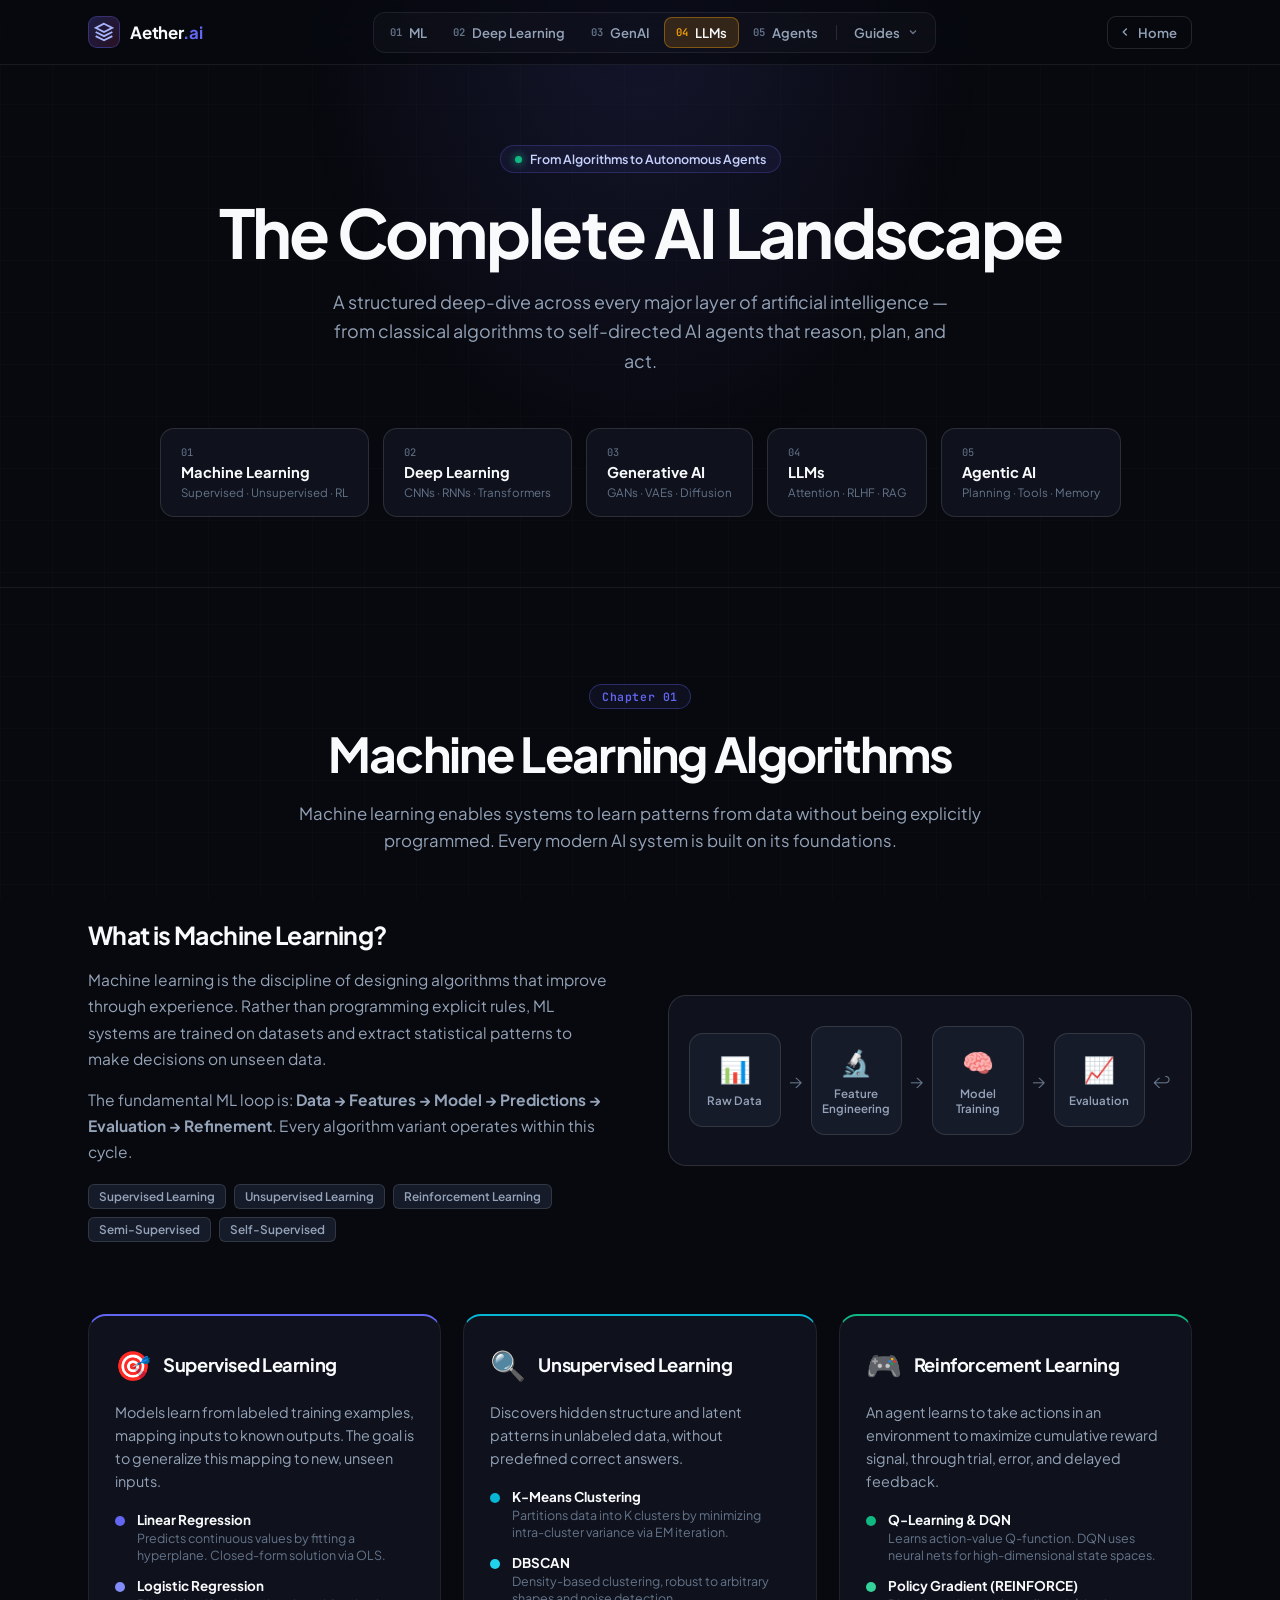
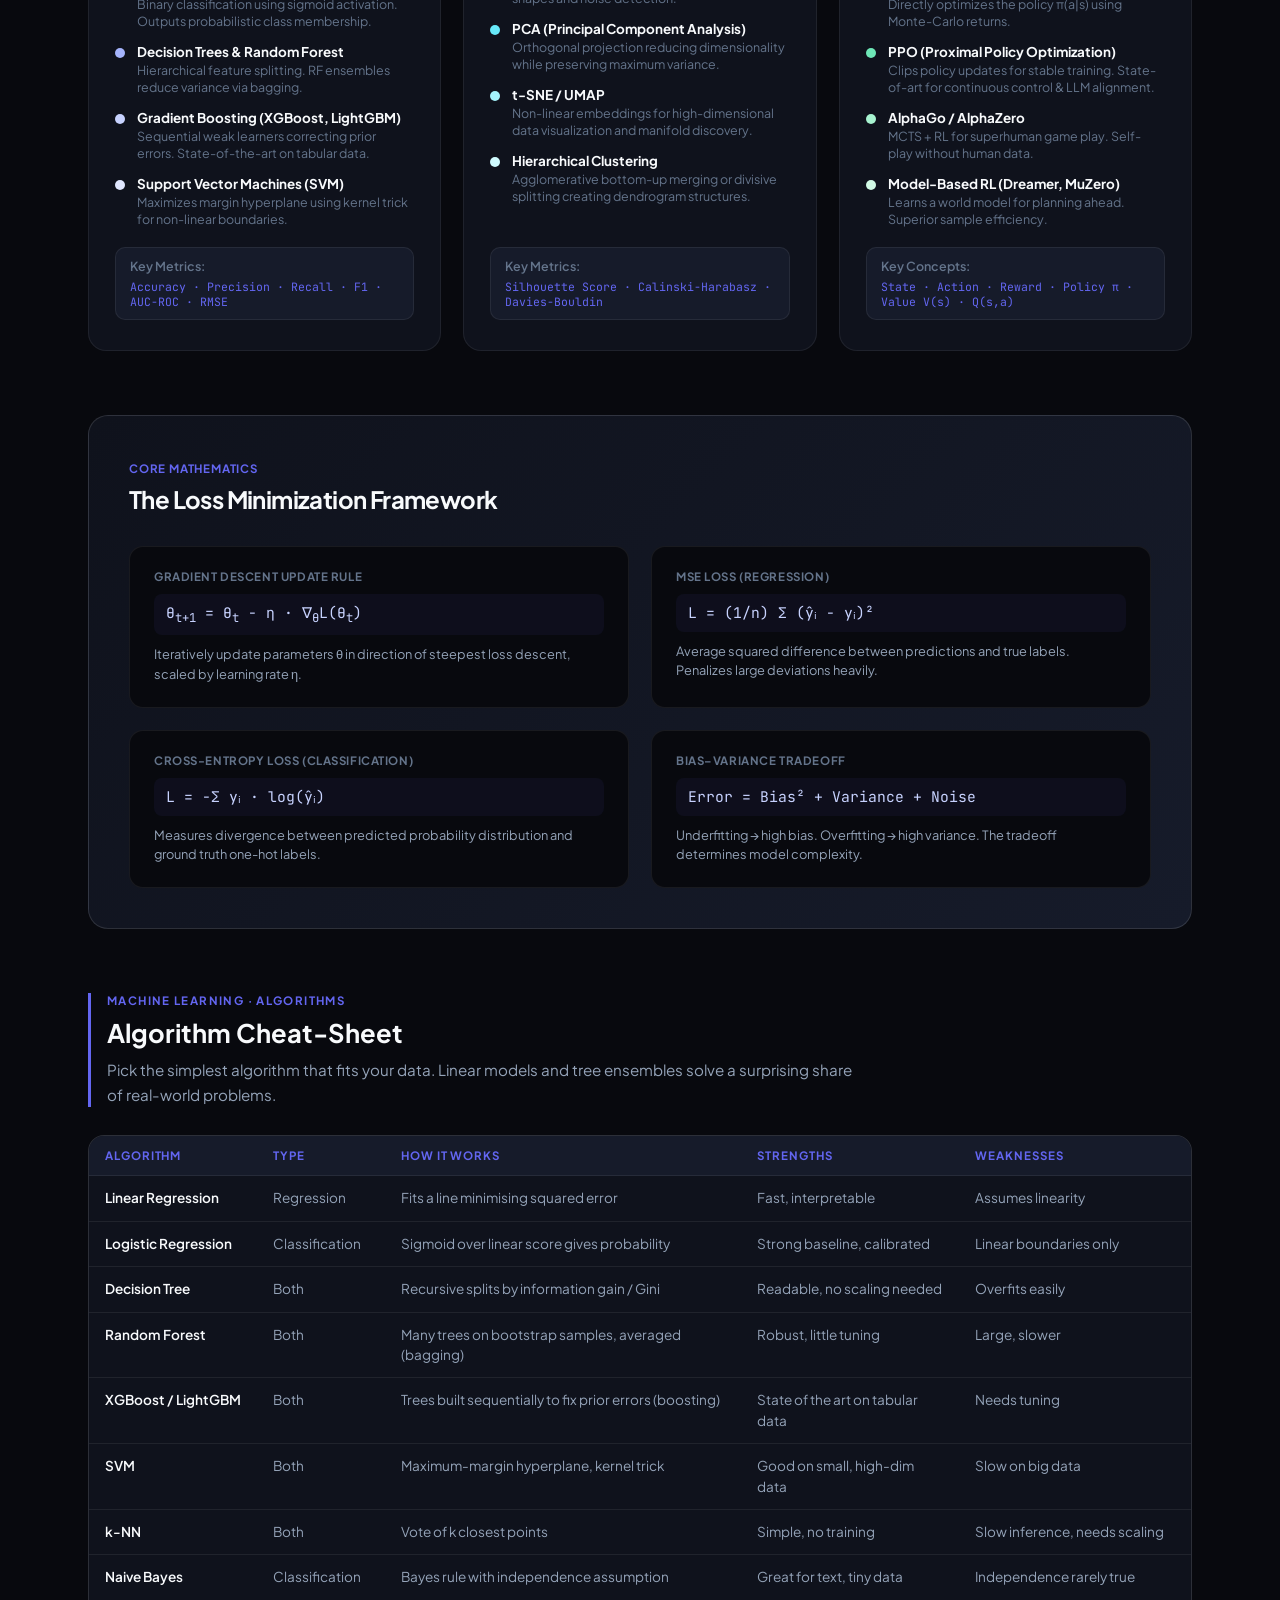
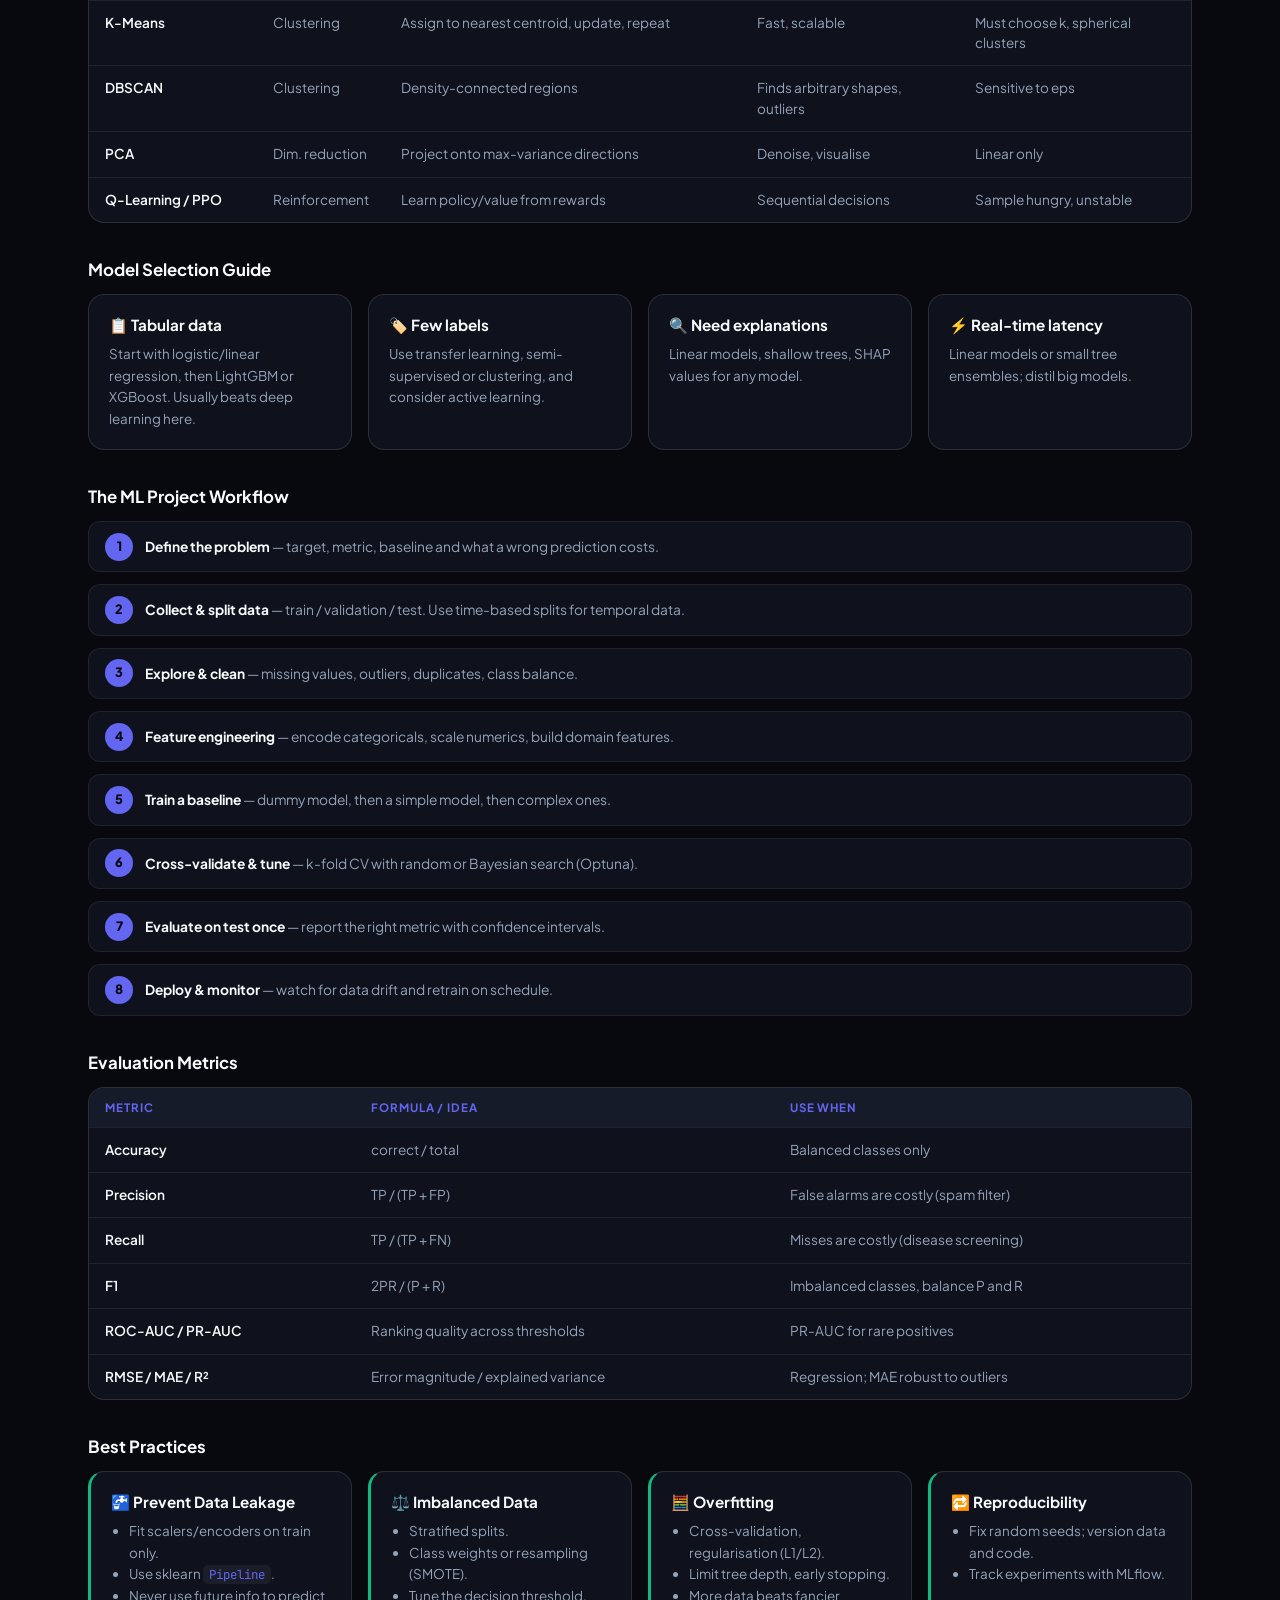
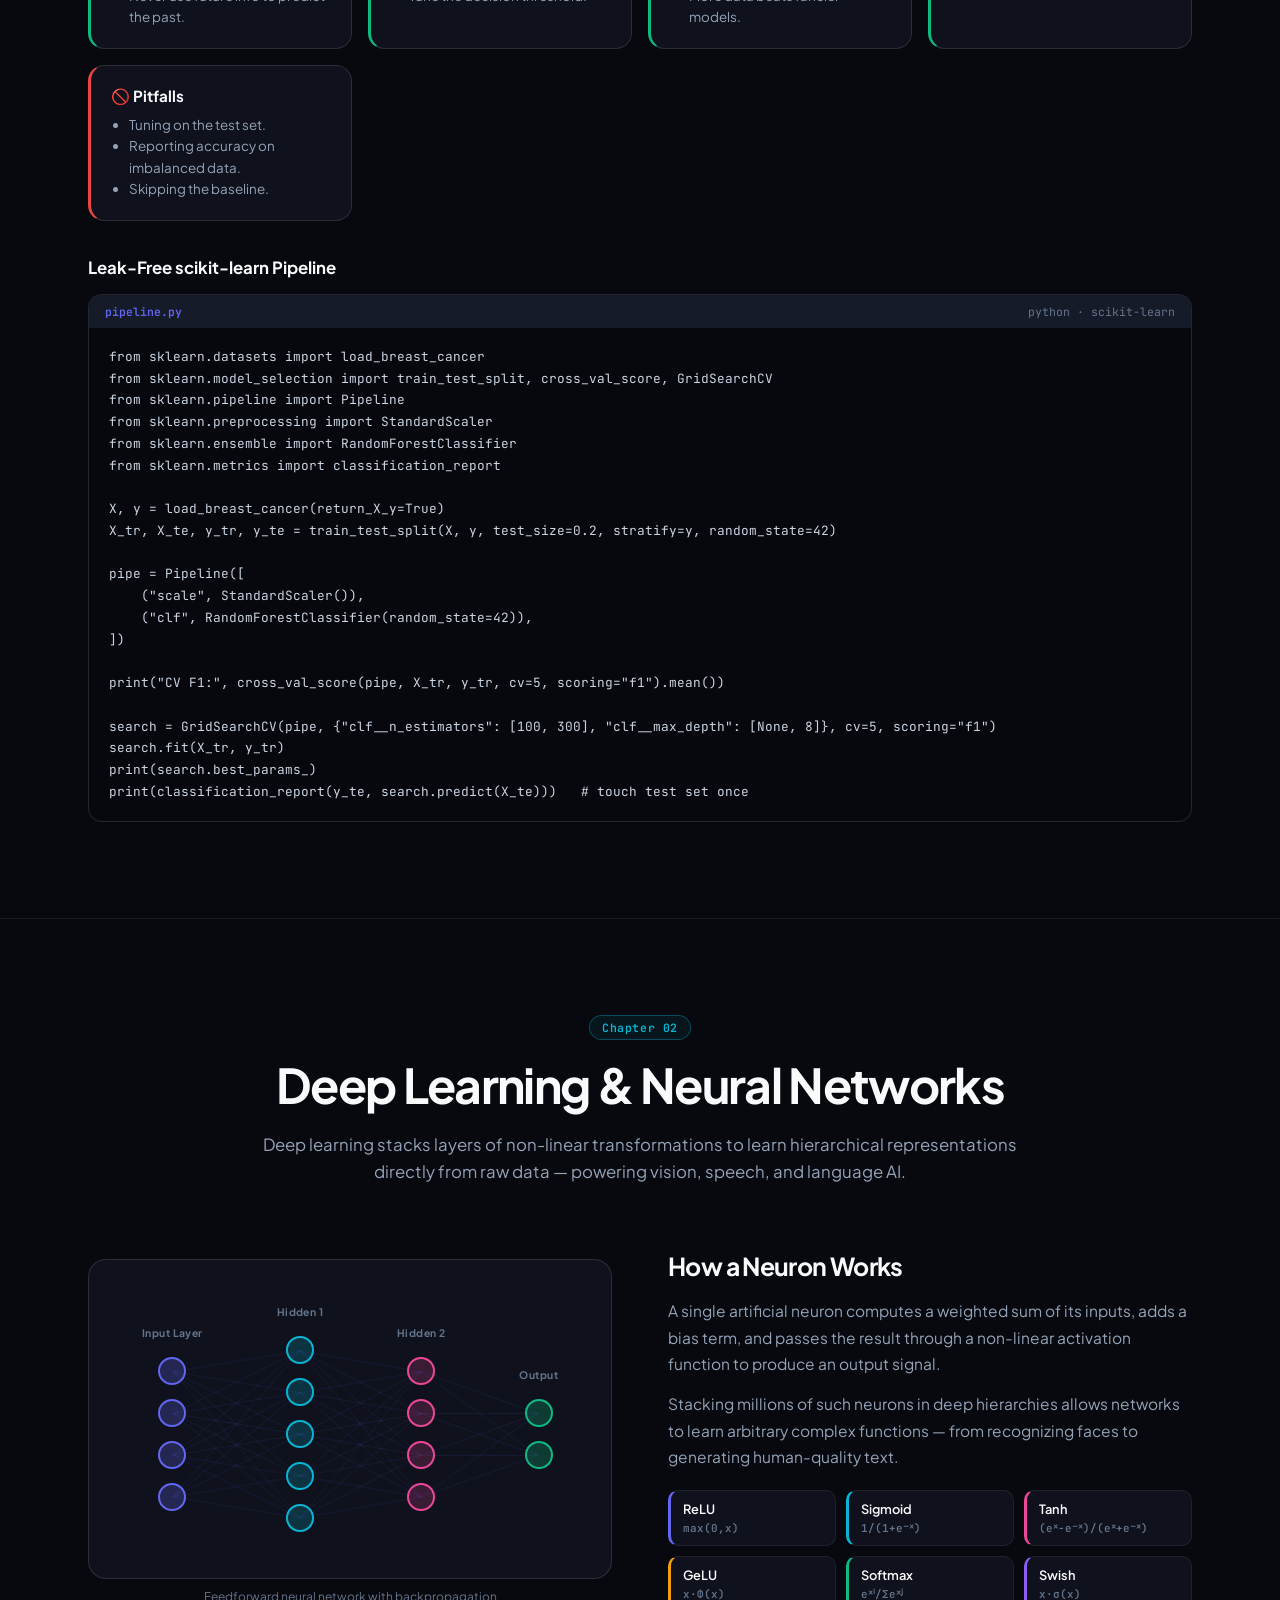
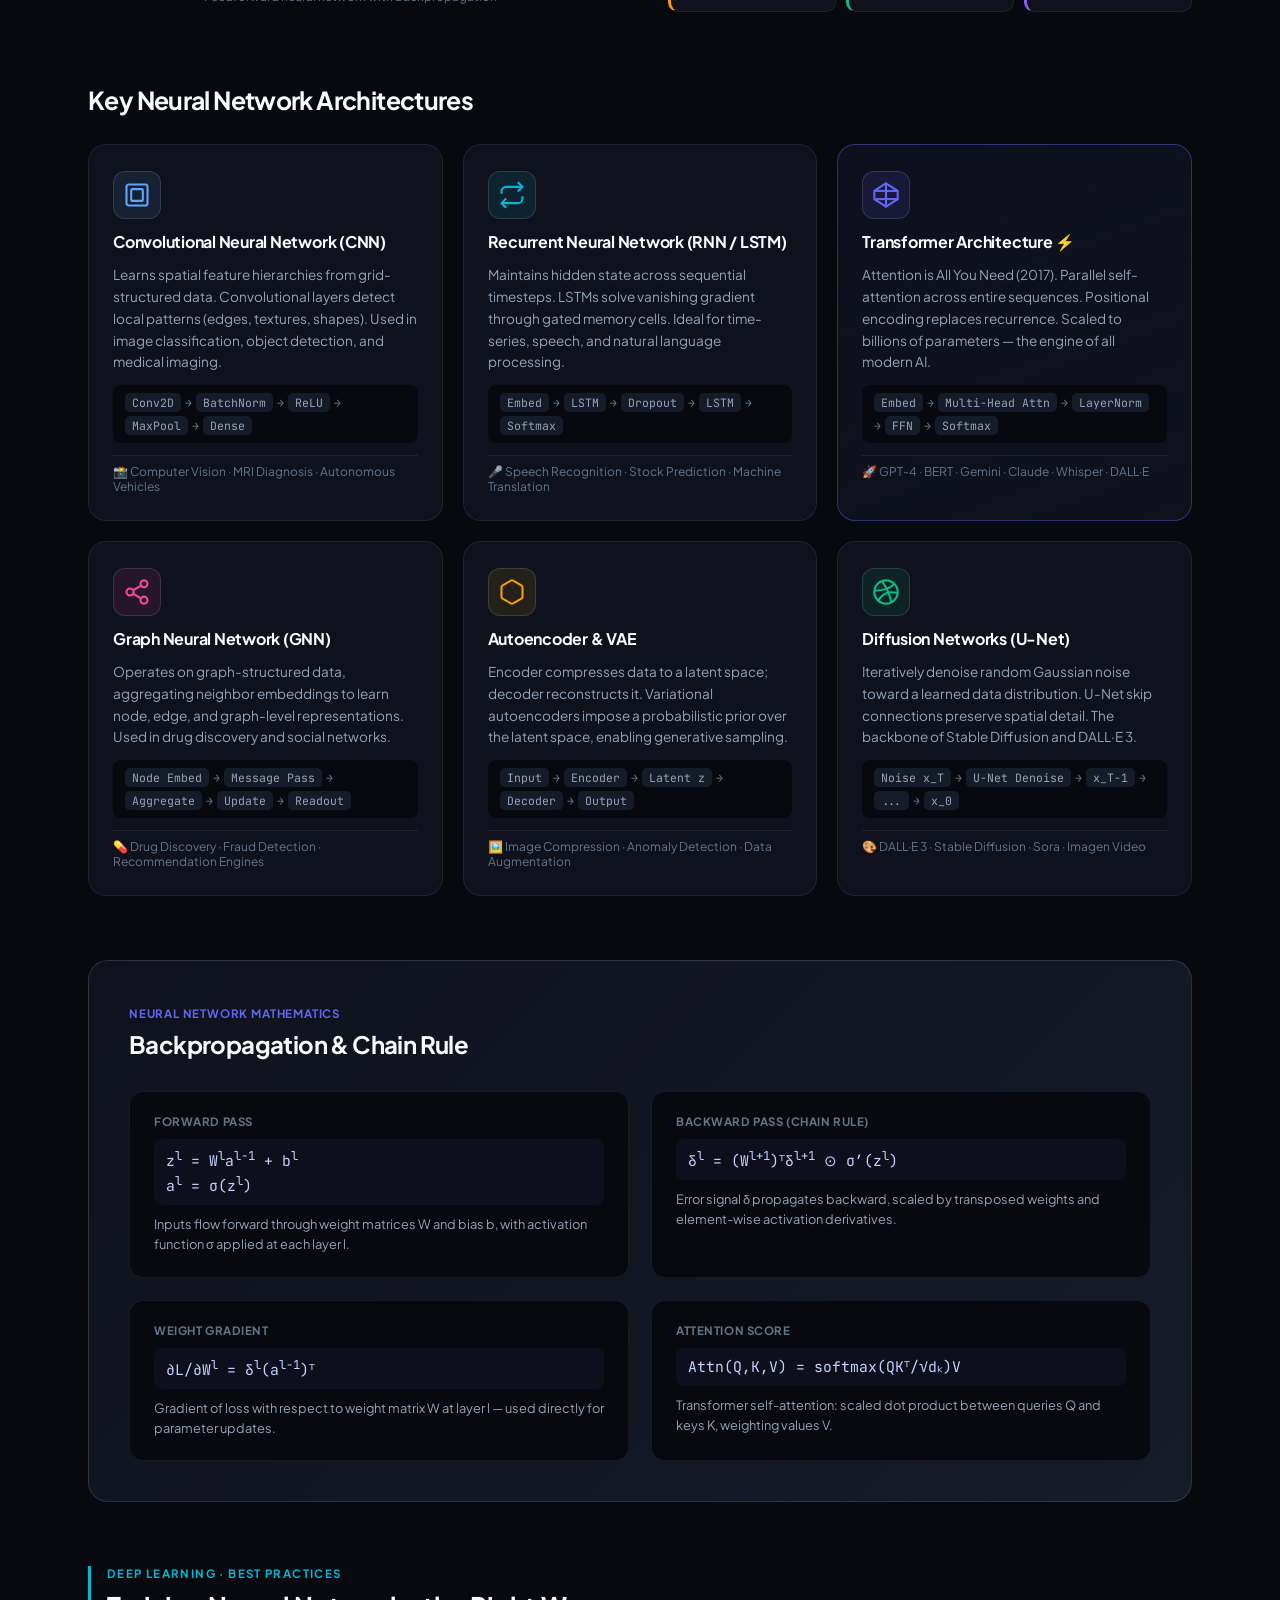
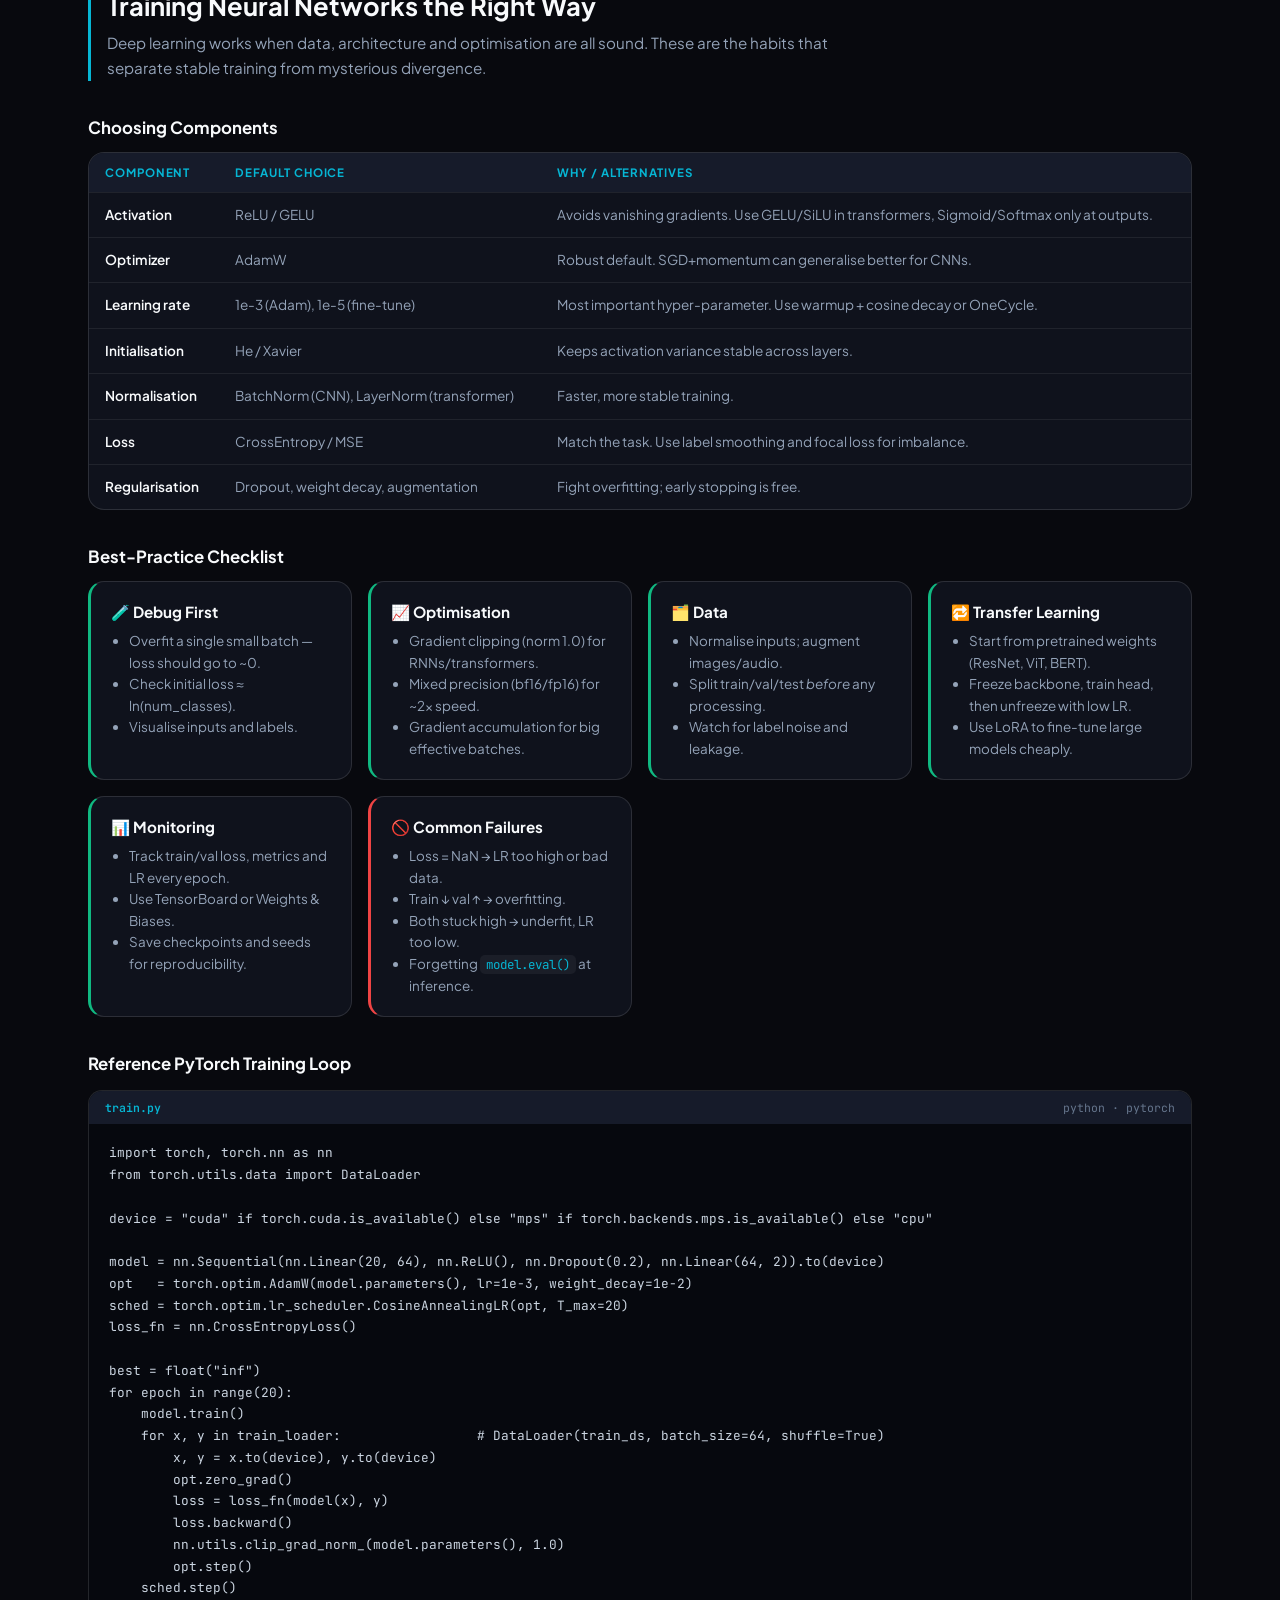
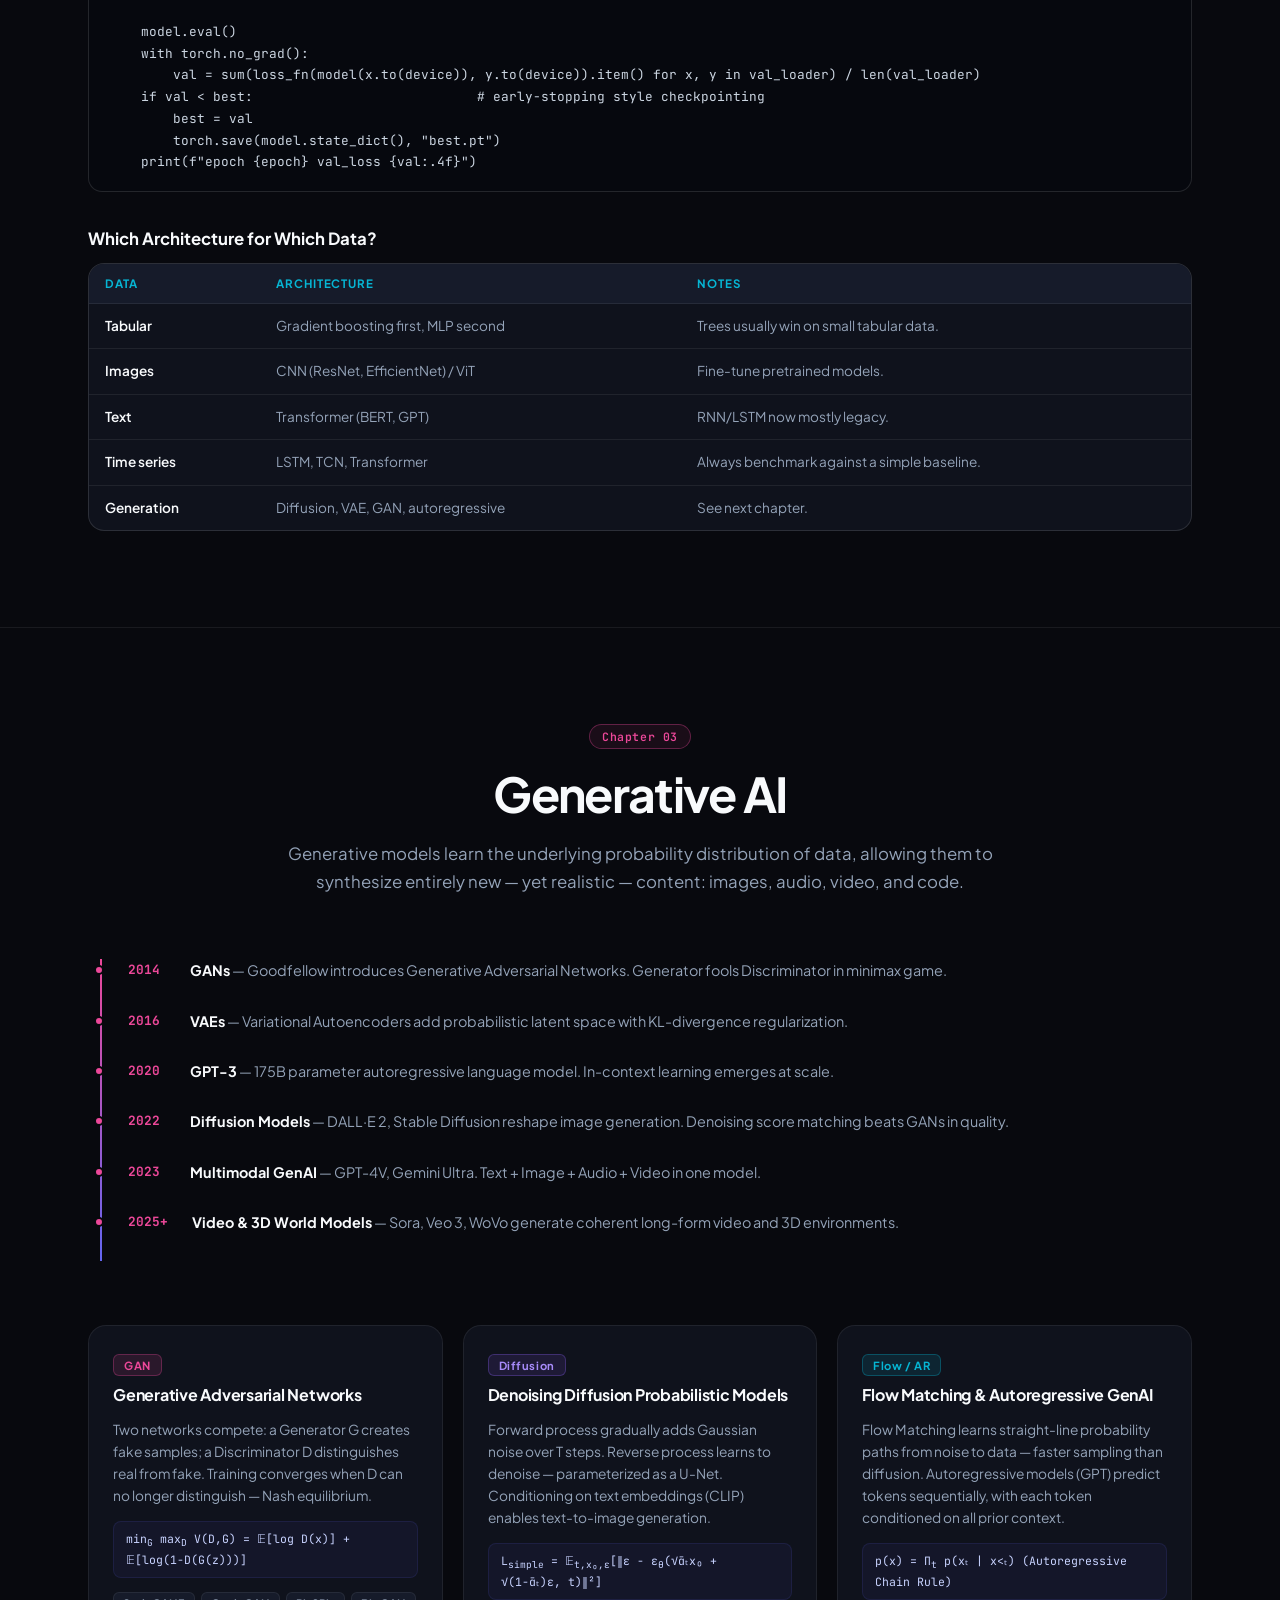
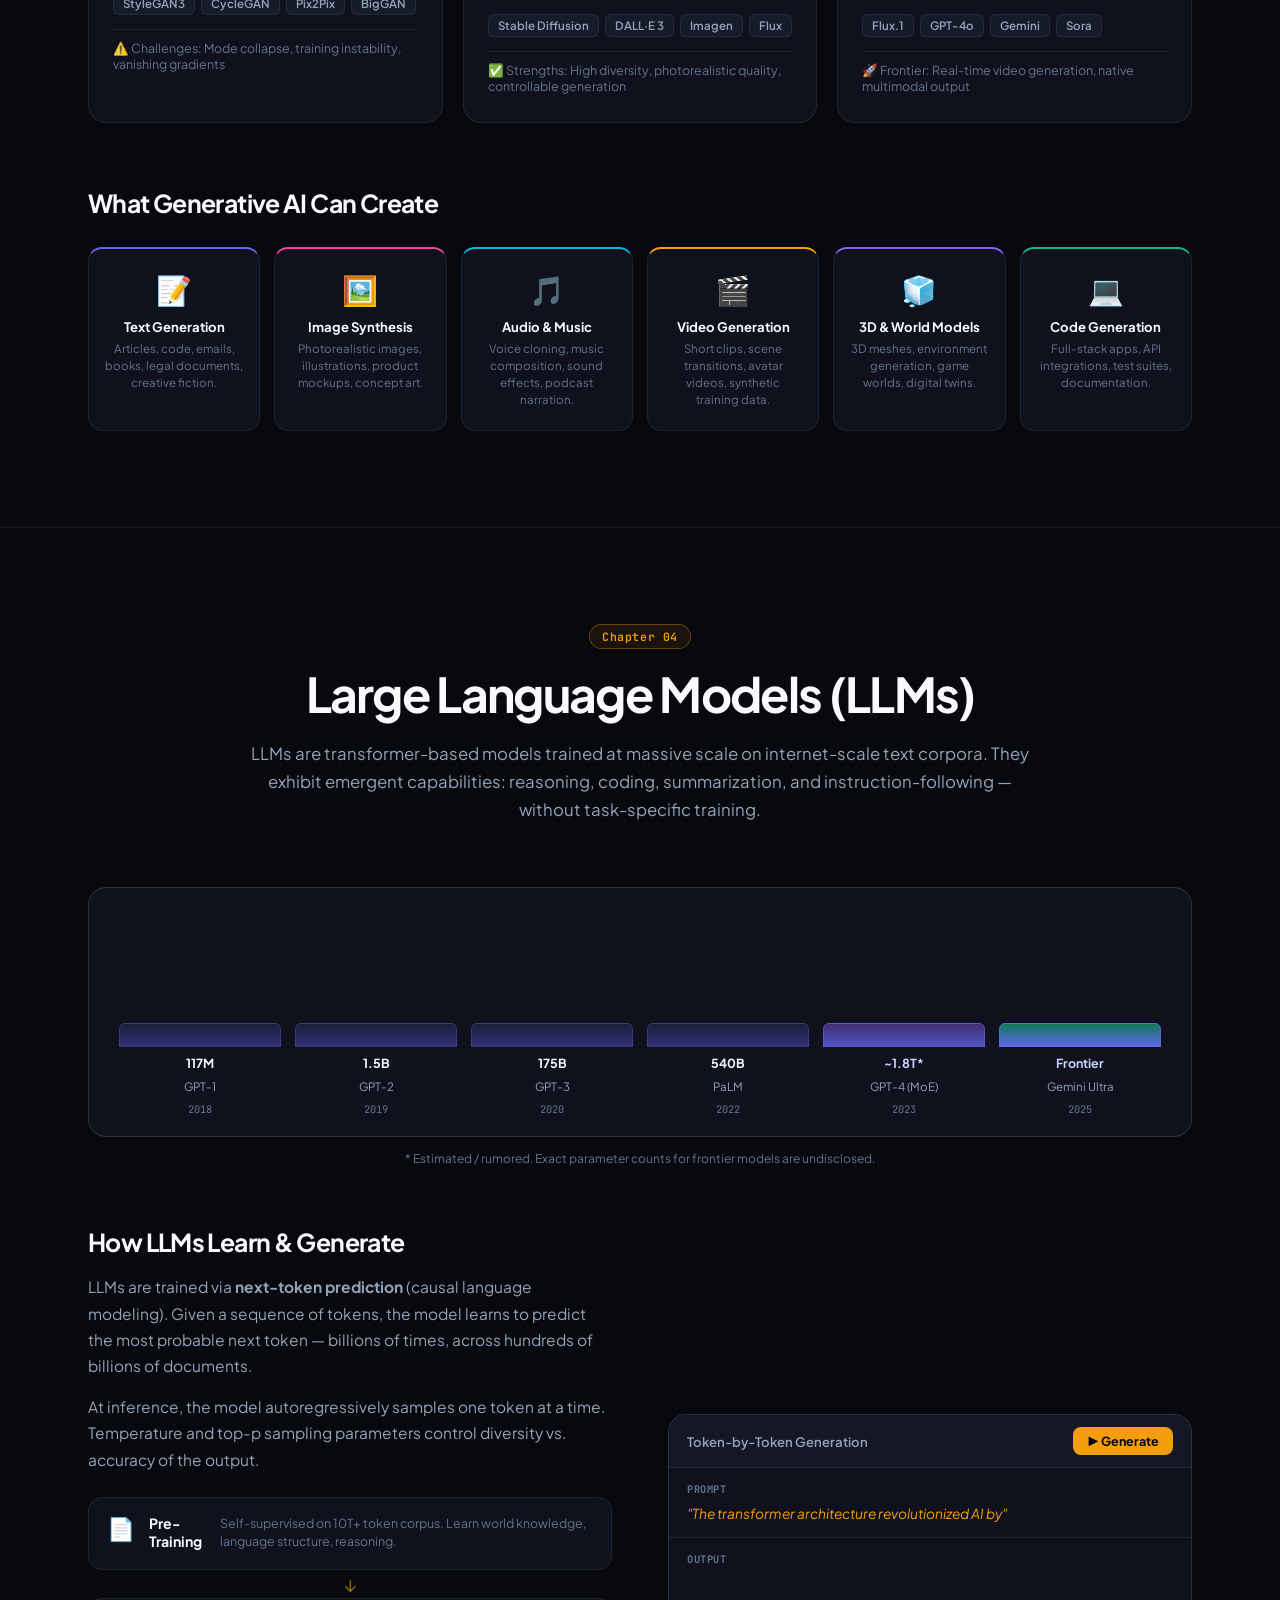
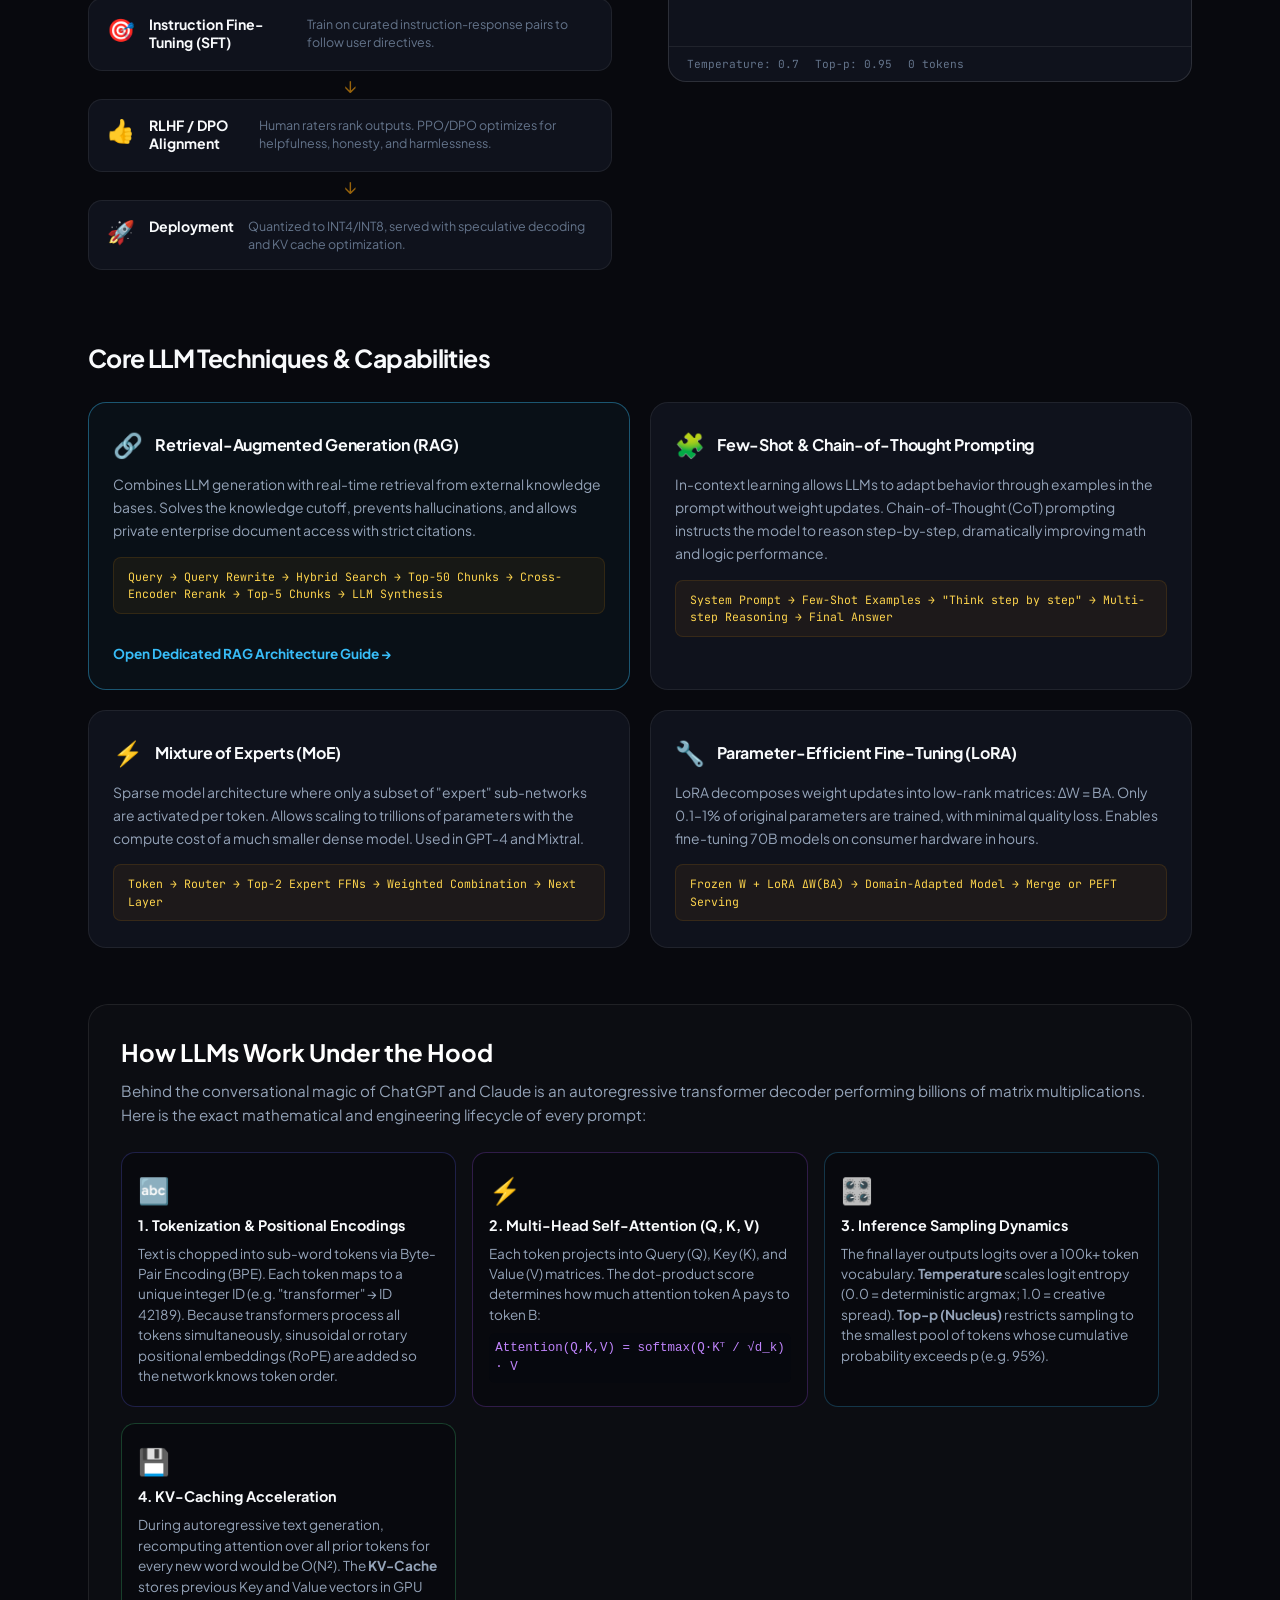
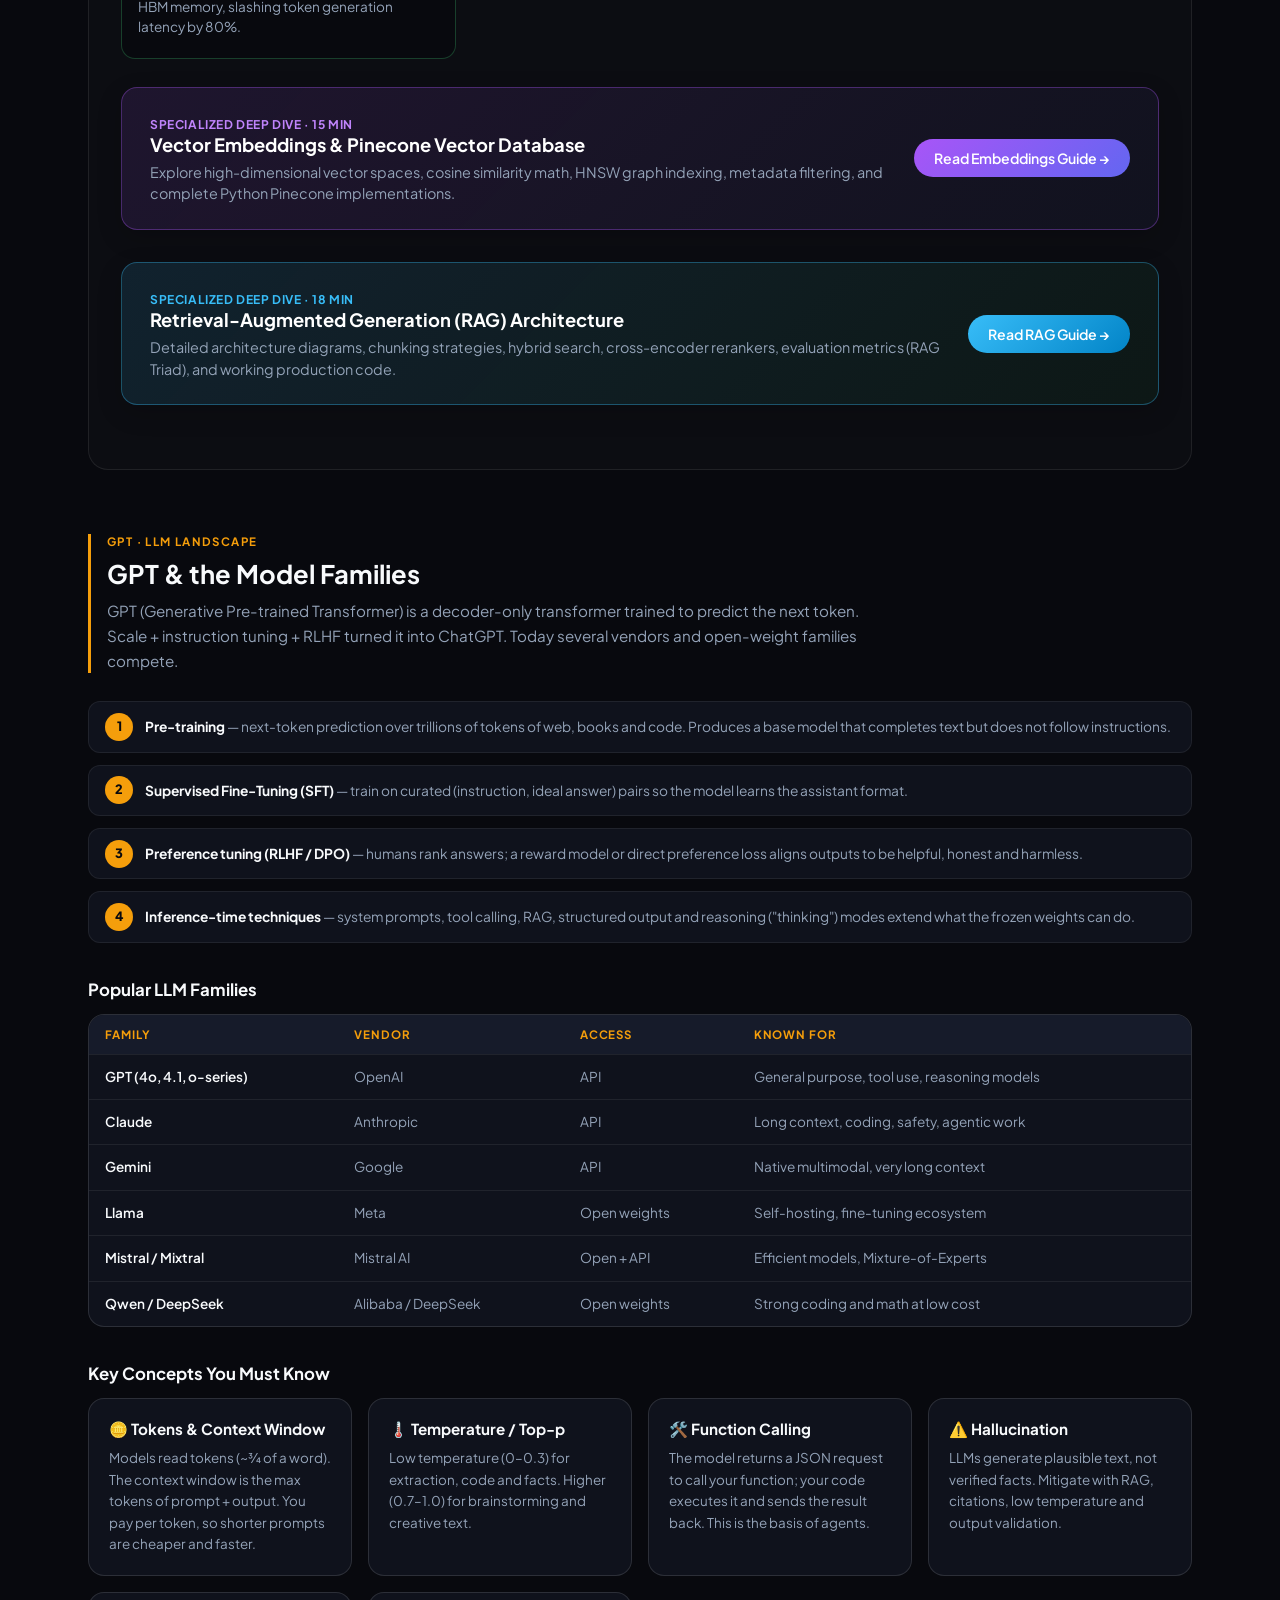
<file: learn.html>
<!DOCTYPE html>
<html lang="en">
<head>
  <meta charset="UTF-8">
  <meta name="viewport" content="width=device-width, initial-scale=1.0">
  <title>AI Fundamentals — ML, Deep Learning, GenAI, LLMs & Agentic AI</title>
  <meta name="description" content="A comprehensive visual guide to Machine Learning algorithms, Deep Learning neural networks, Generative AI, Large Language Models, and Agentic AI systems.">
  <link rel="preconnect" href="https://fonts.googleapis.com">
  <link rel="preconnect" href="https://fonts.gstatic.com" crossorigin>
  <link href="https://fonts.googleapis.com/css2?family=Plus+Jakarta+Sans:wght@300;400;500;600;700;800&family=JetBrains+Mono:wght@400;500;600&display=swap" rel="stylesheet">
  <link rel="stylesheet" href="learn.css">
</head>
<body>

  <!-- Background Decor -->
  <div class="bg-mesh"></div>

  <!-- TOP NAV -->
  <header class="topnav" id="topnav">
    <div class="nav-wrap">
      <a href="index.html" class="brand-link">
        <div class="brand-icon">
          <svg width="20" height="20" viewBox="0 0 24 24" fill="none" stroke="currentColor" stroke-width="2.2">
            <path d="M12 2L2 7l10 5 10-5-10-5zM2 17l10 5 10-5M2 12l10 5 10-5"/>
          </svg>
        </div>
        <span>Aether<span class="brand-dot">.ai</span></span>
      </a>

      <nav class="chapter-nav" id="chapterNav" aria-label="Chapters">
        <a href="#ml" class="cnav-link" data-chapter="1" style="--accent:var(--c-ml)">
          <span class="cnav-num">01</span><span class="cnav-label">ML</span>
        </a>
        <a href="#dl" class="cnav-link" data-chapter="2" style="--accent:var(--c-dl)">
          <span class="cnav-num">02</span><span class="cnav-label">Deep Learning</span>
        </a>
        <a href="#genai" class="cnav-link" data-chapter="3" style="--accent:var(--c-genai)">
          <span class="cnav-num">03</span><span class="cnav-label">GenAI</span>
        </a>
        <a href="#llm" class="cnav-link" data-chapter="4" style="--accent:var(--c-llm)">
          <span class="cnav-num">04</span><span class="cnav-label">LLMs</span>
        </a>
        <a href="#agentic" class="cnav-link" data-chapter="5" style="--accent:var(--c-agentic)">
          <span class="cnav-num">05</span><span class="cnav-label">Agents</span>
        </a>

        <div class="cnav-dropdown" id="guidesDropdown">
          <button class="cnav-link cnav-dd-toggle" id="guidesToggle" aria-expanded="false" aria-haspopup="true">
            <span class="cnav-label">Guides</span>
            <svg width="12" height="12" viewBox="0 0 24 24" fill="none" stroke="currentColor" stroke-width="2.5" aria-hidden="true"><path d="M6 9l6 6 6-6"/></svg>
          </button>
          <div class="cnav-dd-menu" role="menu">
            <span class="dd-group">Hands-on</span>
            <a href="#genai-python" class="dd-item" role="menuitem"><span class="dd-dot" style="--accent:var(--c-llm)"></span>GenAI with Python</a>
            <a href="#langchain" class="dd-item" role="menuitem"><span class="dd-dot" style="--accent:var(--c-llm)"></span>LangChain Basics</a>
            <span class="dd-group">Deep dives</span>
            <a href="embeddings.html" class="dd-item" role="menuitem"><span class="dd-dot" style="--accent:#c084fc"></span>Embeddings &amp; Pinecone <span class="dd-ext">↗</span></a>
            <a href="rag.html" class="dd-item" role="menuitem"><span class="dd-dot" style="--accent:#38bdf8"></span>RAG Architecture <span class="dd-ext">↗</span></a>
          </div>
        </div>
      </nav>

      <div class="nav-right">
        <a href="index.html" class="btn-outline-sm" aria-label="Back to Home">
          <svg width="14" height="14" viewBox="0 0 24 24" fill="none" stroke="currentColor" stroke-width="2.2" aria-hidden="true"><path d="M15 18l-6-6 6-6"/></svg>
          <span class="btn-label">Home</span>
        </a>
        <button class="hamburger" id="hamburger" aria-label="Open menu" aria-expanded="false" aria-controls="chapterNav">
          <span></span><span></span><span></span>
        </button>
      </div>
    </div>
  </header>

  <!-- PROGRESS BAR -->
  <div class="reading-progress" id="readingProgress"></div>

  <!-- PAGE HERO -->
  <section class="page-hero">
    <div class="container">
      <div class="kicker-pill">
        <span class="kicker-dot"></span>
        <span>From Algorithms to Autonomous Agents</span>
      </div>
      <h1 class="page-hero-title">The Complete AI Landscape</h1>
      <p class="page-hero-sub">
        A structured deep-dive across every major layer of artificial intelligence — from classical algorithms to self-directed AI agents that reason, plan, and act.
      </p>
      <div class="hero-chapter-cards">
        <a href="#ml" class="hcc hcc-ml">
          <span class="hcc-num">01</span>
          <strong>Machine Learning</strong>
          <small>Supervised · Unsupervised · RL</small>
        </a>
        <a href="#dl" class="hcc hcc-dl">
          <span class="hcc-num">02</span>
          <strong>Deep Learning</strong>
          <small>CNNs · RNNs · Transformers</small>
        </a>
        <a href="#genai" class="hcc hcc-genai">
          <span class="hcc-num">03</span>
          <strong>Generative AI</strong>
          <small>GANs · VAEs · Diffusion</small>
        </a>
        <a href="#llm" class="hcc hcc-llm">
          <span class="hcc-num">04</span>
          <strong>LLMs</strong>
          <small>Attention · RLHF · RAG</small>
        </a>
        <a href="#agentic" class="hcc hcc-agentic">
          <span class="hcc-num">05</span>
          <strong>Agentic AI</strong>
          <small>Planning · Tools · Memory</small>
        </a>
      </div>
    </div>
  </section>

  <!-- ══════════════════════════════════════════
       CHAPTER 01 — MACHINE LEARNING
  ══════════════════════════════════════════ -->
  <section class="chapter" id="ml" data-chapter="1">
    <div class="container">
      <div class="chapter-header ch-ml">
        <div class="ch-badge">Chapter 01</div>
        <h2>Machine Learning Algorithms</h2>
        <p class="ch-desc">
          Machine learning enables systems to learn patterns from data without being explicitly programmed. Every modern AI system is built on its foundations.
        </p>
      </div>

      <!-- ML OVERVIEW SPLIT -->
      <div class="split-layout">
        <div class="split-text">
          <h3>What is Machine Learning?</h3>
          <p>Machine learning is the discipline of designing algorithms that improve through experience. Rather than programming explicit rules, ML systems are trained on datasets and extract statistical patterns to make decisions on unseen data.</p>
          <p>The fundamental ML loop is: <strong>Data → Features → Model → Predictions → Evaluation → Refinement</strong>. Every algorithm variant operates within this cycle.</p>
          <div class="info-tag-row">
            <span class="info-tag">Supervised Learning</span>
            <span class="info-tag">Unsupervised Learning</span>
            <span class="info-tag">Reinforcement Learning</span>
            <span class="info-tag">Semi-Supervised</span>
            <span class="info-tag">Self-Supervised</span>
          </div>
        </div>
        <div class="split-visual">
          <div class="ml-cycle-diagram" aria-label="ML Training Cycle">
            <div class="cycle-node cn-data" id="cn1">
              <div class="cn-icon">📊</div><div class="cn-label">Raw Data</div>
            </div>
            <div class="cycle-arrow ca-1">→</div>
            <div class="cycle-node cn-features" id="cn2">
              <div class="cn-icon">🔬</div><div class="cn-label">Feature Engineering</div>
            </div>
            <div class="cycle-arrow ca-2">→</div>
            <div class="cycle-node cn-model" id="cn3">
              <div class="cn-icon">🧠</div><div class="cn-label">Model Training</div>
            </div>
            <div class="cycle-arrow ca-3">→</div>
            <div class="cycle-node cn-eval" id="cn4">
              <div class="cn-icon">📈</div><div class="cn-label">Evaluation</div>
            </div>
            <div class="cycle-arrow ca-4">↩</div>
          </div>
        </div>
      </div>

      <!-- THREE PARADIGMS -->
      <div class="paradigm-grid">
        <!-- Supervised -->
        <div class="paradigm-card pc-supervised">
          <div class="pc-header">
            <div class="pc-icon">🎯</div>
            <h3>Supervised Learning</h3>
          </div>
          <p>Models learn from labeled training examples, mapping inputs to known outputs. The goal is to generalize this mapping to new, unseen inputs.</p>

          <div class="algo-list">
            <div class="algo-item">
              <div class="algo-dot" style="background:#6366F1"></div>
              <div class="algo-content">
                <strong>Linear Regression</strong>
                <span>Predicts continuous values by fitting a hyperplane. Closed-form solution via OLS.</span>
              </div>
            </div>
            <div class="algo-item">
              <div class="algo-dot" style="background:#818CF8"></div>
              <div class="algo-content">
                <strong>Logistic Regression</strong>
                <span>Binary classification using sigmoid activation. Outputs probabilistic class membership.</span>
              </div>
            </div>
            <div class="algo-item">
              <div class="algo-dot" style="background:#A5B4FC"></div>
              <div class="algo-content">
                <strong>Decision Trees & Random Forest</strong>
                <span>Hierarchical feature splitting. RF ensembles reduce variance via bagging.</span>
              </div>
            </div>
            <div class="algo-item">
              <div class="algo-dot" style="background:#C7D2FE"></div>
              <div class="algo-content">
                <strong>Gradient Boosting (XGBoost, LightGBM)</strong>
                <span>Sequential weak learners correcting prior errors. State-of-the-art on tabular data.</span>
              </div>
            </div>
            <div class="algo-item">
              <div class="algo-dot" style="background:#E0E7FF"></div>
              <div class="algo-content">
                <strong>Support Vector Machines (SVM)</strong>
                <span>Maximizes margin hyperplane using kernel trick for non-linear boundaries.</span>
              </div>
            </div>
          </div>

          <div class="pc-metric">
            <span>Key Metrics:</span>
            <code>Accuracy · Precision · Recall · F1 · AUC-ROC · RMSE</code>
          </div>
        </div>

        <!-- Unsupervised -->
        <div class="paradigm-card pc-unsupervised">
          <div class="pc-header">
            <div class="pc-icon">🔍</div>
            <h3>Unsupervised Learning</h3>
          </div>
          <p>Discovers hidden structure and latent patterns in unlabeled data, without predefined correct answers.</p>

          <div class="algo-list">
            <div class="algo-item">
              <div class="algo-dot" style="background:#06B6D4"></div>
              <div class="algo-content">
                <strong>K-Means Clustering</strong>
                <span>Partitions data into K clusters by minimizing intra-cluster variance via EM iteration.</span>
              </div>
            </div>
            <div class="algo-item">
              <div class="algo-dot" style="background:#22D3EE"></div>
              <div class="algo-content">
                <strong>DBSCAN</strong>
                <span>Density-based clustering, robust to arbitrary shapes and noise detection.</span>
              </div>
            </div>
            <div class="algo-item">
              <div class="algo-dot" style="background:#67E8F9"></div>
              <div class="algo-content">
                <strong>PCA (Principal Component Analysis)</strong>
                <span>Orthogonal projection reducing dimensionality while preserving maximum variance.</span>
              </div>
            </div>
            <div class="algo-item">
              <div class="algo-dot" style="background:#A5F3FC"></div>
              <div class="algo-content">
                <strong>t-SNE / UMAP</strong>
                <span>Non-linear embeddings for high-dimensional data visualization and manifold discovery.</span>
              </div>
            </div>
            <div class="algo-item">
              <div class="algo-dot" style="background:#CFFAFE"></div>
              <div class="algo-content">
                <strong>Hierarchical Clustering</strong>
                <span>Agglomerative bottom-up merging or divisive splitting creating dendrogram structures.</span>
              </div>
            </div>
          </div>

          <div class="pc-metric">
            <span>Key Metrics:</span>
            <code>Silhouette Score · Calinski-Harabasz · Davies-Bouldin</code>
          </div>
        </div>

        <!-- Reinforcement -->
        <div class="paradigm-card pc-rl">
          <div class="pc-header">
            <div class="pc-icon">🎮</div>
            <h3>Reinforcement Learning</h3>
          </div>
          <p>An agent learns to take actions in an environment to maximize cumulative reward signal, through trial, error, and delayed feedback.</p>

          <div class="algo-list">
            <div class="algo-item">
              <div class="algo-dot" style="background:#10B981"></div>
              <div class="algo-content">
                <strong>Q-Learning & DQN</strong>
                <span>Learns action-value Q-function. DQN uses neural nets for high-dimensional state spaces.</span>
              </div>
            </div>
            <div class="algo-item">
              <div class="algo-dot" style="background:#34D399"></div>
              <div class="algo-content">
                <strong>Policy Gradient (REINFORCE)</strong>
                <span>Directly optimizes the policy π(a|s) using Monte-Carlo returns.</span>
              </div>
            </div>
            <div class="algo-item">
              <div class="algo-dot" style="background:#6EE7B7"></div>
              <div class="algo-content">
                <strong>PPO (Proximal Policy Optimization)</strong>
                <span>Clips policy updates for stable training. State-of-art for continuous control &amp; LLM alignment.</span>
              </div>
            </div>
            <div class="algo-item">
              <div class="algo-dot" style="background:#A7F3D0"></div>
              <div class="algo-content">
                <strong>AlphaGo / AlphaZero</strong>
                <span>MCTS + RL for superhuman game play. Self-play without human data.</span>
              </div>
            </div>
            <div class="algo-item">
              <div class="algo-dot" style="background:#D1FAE5"></div>
              <div class="algo-content">
                <strong>Model-Based RL (Dreamer, MuZero)</strong>
                <span>Learns a world model for planning ahead. Superior sample efficiency.</span>
              </div>
            </div>
          </div>

          <div class="pc-metric">
            <span>Key Concepts:</span>
            <code>State · Action · Reward · Policy π · Value V(s) · Q(s,a)</code>
          </div>
        </div>
      </div>

      <!-- ML MATH SNIPPET -->
      <div class="math-block">
        <div class="math-header">
          <span class="math-kicker">Core Mathematics</span>
          <h3>The Loss Minimization Framework</h3>
        </div>
        <div class="math-grid">
          <div class="math-item">
            <div class="math-label">Gradient Descent Update Rule</div>
            <div class="math-formula">θ<sub>t+1</sub> = θ<sub>t</sub> − η · ∇<sub>θ</sub>L(θ<sub>t</sub>)</div>
            <div class="math-desc">Iteratively update parameters θ in direction of steepest loss descent, scaled by learning rate η.</div>
          </div>
          <div class="math-item">
            <div class="math-label">MSE Loss (Regression)</div>
            <div class="math-formula">L = (1/n) Σ (ŷᵢ − yᵢ)²</div>
            <div class="math-desc">Average squared difference between predictions and true labels. Penalizes large deviations heavily.</div>
          </div>
          <div class="math-item">
            <div class="math-label">Cross-Entropy Loss (Classification)</div>
            <div class="math-formula">L = −Σ yᵢ · log(ŷᵢ)</div>
            <div class="math-desc">Measures divergence between predicted probability distribution and ground truth one-hot labels.</div>
          </div>
          <div class="math-item">
            <div class="math-label">Bias–Variance Tradeoff</div>
            <div class="math-formula">Error = Bias² + Variance + Noise</div>
            <div class="math-desc">Underfitting → high bias. Overfitting → high variance. The tradeoff determines model complexity.</div>
          </div>
        </div>
      </div>

      <!-- ═══ ML ALGORITHMS & BEST PRACTICES ═══ -->
      <div class="kb" id="ml-algos">
        <div class="kb-head">
          <span class="kb-kicker">Machine Learning · Algorithms</span>
          <h3>Algorithm Cheat-Sheet</h3>
          <p>Pick the simplest algorithm that fits your data. Linear models and tree ensembles solve a surprising share of real-world problems.</p>
        </div>

        <div class="kb-table-wrap">
          <table class="kb-table">
            <thead><tr><th>Algorithm</th><th>Type</th><th>How It Works</th><th>Strengths</th><th>Weaknesses</th></tr></thead>
            <tbody>
              <tr><td>Linear Regression</td><td>Regression</td><td>Fits a line minimising squared error</td><td>Fast, interpretable</td><td>Assumes linearity</td></tr>
              <tr><td>Logistic Regression</td><td>Classification</td><td>Sigmoid over linear score gives probability</td><td>Strong baseline, calibrated</td><td>Linear boundaries only</td></tr>
              <tr><td>Decision Tree</td><td>Both</td><td>Recursive splits by information gain / Gini</td><td>Readable, no scaling needed</td><td>Overfits easily</td></tr>
              <tr><td>Random Forest</td><td>Both</td><td>Many trees on bootstrap samples, averaged (bagging)</td><td>Robust, little tuning</td><td>Large, slower</td></tr>
              <tr><td>XGBoost / LightGBM</td><td>Both</td><td>Trees built sequentially to fix prior errors (boosting)</td><td>State of the art on tabular data</td><td>Needs tuning</td></tr>
              <tr><td>SVM</td><td>Both</td><td>Maximum-margin hyperplane, kernel trick</td><td>Good on small, high-dim data</td><td>Slow on big data</td></tr>
              <tr><td>k-NN</td><td>Both</td><td>Vote of k closest points</td><td>Simple, no training</td><td>Slow inference, needs scaling</td></tr>
              <tr><td>Naive Bayes</td><td>Classification</td><td>Bayes rule with independence assumption</td><td>Great for text, tiny data</td><td>Independence rarely true</td></tr>
              <tr><td>K-Means</td><td>Clustering</td><td>Assign to nearest centroid, update, repeat</td><td>Fast, scalable</td><td>Must choose k, spherical clusters</td></tr>
              <tr><td>DBSCAN</td><td>Clustering</td><td>Density-connected regions</td><td>Finds arbitrary shapes, outliers</td><td>Sensitive to eps</td></tr>
              <tr><td>PCA</td><td>Dim. reduction</td><td>Project onto max-variance directions</td><td>Denoise, visualise</td><td>Linear only</td></tr>
              <tr><td>Q-Learning / PPO</td><td>Reinforcement</td><td>Learn policy/value from rewards</td><td>Sequential decisions</td><td>Sample hungry, unstable</td></tr>
            </tbody>
          </table>
        </div>

        <h4 class="kb-sub">Model Selection Guide</h4>
        <div class="kb-grid">
          <div class="kb-card"><h5>📋 Tabular data</h5><p>Start with logistic/linear regression, then LightGBM or XGBoost. Usually beats deep learning here.</p></div>
          <div class="kb-card"><h5>🏷️ Few labels</h5><p>Use transfer learning, semi-supervised or clustering, and consider active learning.</p></div>
          <div class="kb-card"><h5>🔍 Need explanations</h5><p>Linear models, shallow trees, SHAP values for any model.</p></div>
          <div class="kb-card"><h5>⚡ Real-time latency</h5><p>Linear models or small tree ensembles; distil big models.</p></div>
        </div>

        <h4 class="kb-sub">The ML Project Workflow</h4>
        <ol class="kb-steps" style="padding:0;">
          <li><strong>Define the problem</strong> — target, metric, baseline and what a wrong prediction costs.</li>
          <li><strong>Collect &amp; split data</strong> — train / validation / test. Use time-based splits for temporal data.</li>
          <li><strong>Explore &amp; clean</strong> — missing values, outliers, duplicates, class balance.</li>
          <li><strong>Feature engineering</strong> — encode categoricals, scale numerics, build domain features.</li>
          <li><strong>Train a baseline</strong> — dummy model, then a simple model, then complex ones.</li>
          <li><strong>Cross-validate &amp; tune</strong> — k-fold CV with random or Bayesian search (Optuna).</li>
          <li><strong>Evaluate on test once</strong> — report the right metric with confidence intervals.</li>
          <li><strong>Deploy &amp; monitor</strong> — watch for data drift and retrain on schedule.</li>
        </ol>

        <h4 class="kb-sub">Evaluation Metrics</h4>
        <div class="kb-table-wrap">
          <table class="kb-table">
            <thead><tr><th>Metric</th><th>Formula / Idea</th><th>Use When</th></tr></thead>
            <tbody>
              <tr><td>Accuracy</td><td>correct / total</td><td>Balanced classes only</td></tr>
              <tr><td>Precision</td><td>TP / (TP + FP)</td><td>False alarms are costly (spam filter)</td></tr>
              <tr><td>Recall</td><td>TP / (TP + FN)</td><td>Misses are costly (disease screening)</td></tr>
              <tr><td>F1</td><td>2PR / (P + R)</td><td>Imbalanced classes, balance P and R</td></tr>
              <tr><td>ROC-AUC / PR-AUC</td><td>Ranking quality across thresholds</td><td>PR-AUC for rare positives</td></tr>
              <tr><td>RMSE / MAE / R²</td><td>Error magnitude / explained variance</td><td>Regression; MAE robust to outliers</td></tr>
            </tbody>
          </table>
        </div>

        <h4 class="kb-sub">Best Practices</h4>
        <div class="kb-grid">
          <div class="kb-card good"><h5>🚰 Prevent Data Leakage</h5><ul><li>Fit scalers/encoders on train only.</li><li>Use sklearn <code>Pipeline</code>.</li><li>Never use future info to predict the past.</li></ul></div>
          <div class="kb-card good"><h5>⚖️ Imbalanced Data</h5><ul><li>Stratified splits.</li><li>Class weights or resampling (SMOTE).</li><li>Tune the decision threshold.</li></ul></div>
          <div class="kb-card good"><h5>🧮 Overfitting</h5><ul><li>Cross-validation, regularisation (L1/L2).</li><li>Limit tree depth, early stopping.</li><li>More data beats fancier models.</li></ul></div>
          <div class="kb-card good"><h5>🔁 Reproducibility</h5><ul><li>Fix random seeds; version data and code.</li><li>Track experiments with MLflow.</li></ul></div>
          <div class="kb-card bad"><h5>🚫 Pitfalls</h5><ul><li>Tuning on the test set.</li><li>Reporting accuracy on imbalanced data.</li><li>Skipping the baseline.</li></ul></div>
        </div>

        <h4 class="kb-sub">Leak-Free scikit-learn Pipeline</h4>
        <div class="kb-code"><div class="kb-code-bar"><b>pipeline.py</b><span>python · scikit-learn</span></div>
<pre>from sklearn.datasets import load_breast_cancer
from sklearn.model_selection import train_test_split, cross_val_score, GridSearchCV
from sklearn.pipeline import Pipeline
from sklearn.preprocessing import StandardScaler
from sklearn.ensemble import RandomForestClassifier
from sklearn.metrics import classification_report

X, y = load_breast_cancer(return_X_y=True)
X_tr, X_te, y_tr, y_te = train_test_split(X, y, test_size=0.2, stratify=y, random_state=42)

pipe = Pipeline([
    ("scale", StandardScaler()),
    ("clf", RandomForestClassifier(random_state=42)),
])

print("CV F1:", cross_val_score(pipe, X_tr, y_tr, cv=5, scoring="f1").mean())

search = GridSearchCV(pipe, {"clf__n_estimators": [100, 300], "clf__max_depth": [None, 8]}, cv=5, scoring="f1")
search.fit(X_tr, y_tr)
print(search.best_params_)
print(classification_report(y_te, search.predict(X_te)))   # touch test set once</pre></div>
      </div>

    </div>
  </section>

  <!-- ══════════════════════════════════════════
       CHAPTER 02 — DEEP LEARNING
  ══════════════════════════════════════════ -->
  <section class="chapter" id="dl" data-chapter="2">
    <div class="container">
      <div class="chapter-header ch-dl">
        <div class="ch-badge">Chapter 02</div>
        <h2>Deep Learning &amp; Neural Networks</h2>
        <p class="ch-desc">
          Deep learning stacks layers of non-linear transformations to learn hierarchical representations directly from raw data — powering vision, speech, and language AI.
        </p>
      </div>

      <!-- NEURON ANATOMY -->
      <div class="split-layout reverse">
        <div class="split-text">
          <h3>How a Neuron Works</h3>
          <p>A single artificial neuron computes a weighted sum of its inputs, adds a bias term, and passes the result through a non-linear activation function to produce an output signal.</p>
          <p>Stacking millions of such neurons in deep hierarchies allows networks to learn arbitrary complex functions — from recognizing faces to generating human-quality text.</p>
          <div class="activation-grid">
            <div class="act-item act-relu">ReLU<code>max(0,x)</code></div>
            <div class="act-item act-sigmoid">Sigmoid<code>1/(1+e⁻ˣ)</code></div>
            <div class="act-item act-tanh">Tanh<code>(eˣ−e⁻ˣ)/(eˣ+e⁻ˣ)</code></div>
            <div class="act-item act-gelu">GeLU<code>x·Φ(x)</code></div>
            <div class="act-item act-softmax">Softmax<code>eˣⁱ/Σeˣʲ</code></div>
            <div class="act-item act-swish">Swish<code>x·σ(x)</code></div>
          </div>
        </div>
        <div class="split-visual">
          <!-- Animated Neural Network Diagram -->
          <div class="nn-diagram" id="nnDiagram" aria-label="Neural Network diagram">
            <div class="nn-layer layer-input">
              <div class="nn-label-top">Input Layer</div>
              <div class="nn-node input-node"></div>
              <div class="nn-node input-node"></div>
              <div class="nn-node input-node"></div>
              <div class="nn-node input-node"></div>
            </div>
            <div class="nn-layer layer-hidden1">
              <div class="nn-label-top">Hidden 1</div>
              <div class="nn-node hidden-node"></div>
              <div class="nn-node hidden-node"></div>
              <div class="nn-node hidden-node"></div>
              <div class="nn-node hidden-node"></div>
              <div class="nn-node hidden-node"></div>
            </div>
            <div class="nn-layer layer-hidden2">
              <div class="nn-label-top">Hidden 2</div>
              <div class="nn-node hidden-node2"></div>
              <div class="nn-node hidden-node2"></div>
              <div class="nn-node hidden-node2"></div>
              <div class="nn-node hidden-node2"></div>
            </div>
            <div class="nn-layer layer-output">
              <div class="nn-label-top">Output</div>
              <div class="nn-node output-node"></div>
              <div class="nn-node output-node"></div>
            </div>
            <canvas id="nnCanvas" class="nn-canvas"></canvas>
          </div>
          <p class="diagram-caption">Feedforward neural network with backpropagation</p>
        </div>
      </div>

      <!-- ARCHITECTURE CARDS -->
      <h3 class="sub-heading">Key Neural Network Architectures</h3>
      <div class="arch-grid">
        <div class="arch-card">
          <div class="arch-icon arch-cnn">
            <svg width="28" height="28" viewBox="0 0 24 24" fill="none" stroke="currentColor" stroke-width="1.8">
              <rect x="3" y="3" width="18" height="18" rx="2"/><rect x="7" y="7" width="10" height="10" rx="1"/>
            </svg>
          </div>
          <h4>Convolutional Neural Network (CNN)</h4>
          <p>Learns spatial feature hierarchies from grid-structured data. Convolutional layers detect local patterns (edges, textures, shapes). Used in image classification, object detection, and medical imaging.</p>
          <div class="arch-layers">
            <span>Conv2D</span> → <span>BatchNorm</span> → <span>ReLU</span> → <span>MaxPool</span> → <span>Dense</span>
          </div>
          <div class="arch-used-in">📸 Computer Vision · MRI Diagnosis · Autonomous Vehicles</div>
        </div>

        <div class="arch-card">
          <div class="arch-icon arch-rnn">
            <svg width="28" height="28" viewBox="0 0 24 24" fill="none" stroke="currentColor" stroke-width="1.8">
              <polyline points="17 1 21 5 17 9"/><path d="M3 11V9a4 4 0 0 1 4-4h14"/><polyline points="7 23 3 19 7 15"/><path d="M21 13v2a4 4 0 0 1-4 4H3"/>
            </svg>
          </div>
          <h4>Recurrent Neural Network (RNN / LSTM)</h4>
          <p>Maintains hidden state across sequential timesteps. LSTMs solve vanishing gradient through gated memory cells. Ideal for time-series, speech, and natural language processing.</p>
          <div class="arch-layers">
            <span>Embed</span> → <span>LSTM</span> → <span>Dropout</span> → <span>LSTM</span> → <span>Softmax</span>
          </div>
          <div class="arch-used-in">🎤 Speech Recognition · Stock Prediction · Machine Translation</div>
        </div>

        <div class="arch-card arch-card-accent">
          <div class="arch-icon arch-transformer">
            <svg width="28" height="28" viewBox="0 0 24 24" fill="none" stroke="currentColor" stroke-width="1.8">
              <polygon points="12 2 22 8.5 22 15.5 12 22 2 15.5 2 8.5 12 2"/>
              <line x1="12" y1="2" x2="12" y2="22"/>
              <line x1="2" y1="8.5" x2="22" y2="8.5"/>
              <line x1="2" y1="15.5" x2="22" y2="15.5"/>
            </svg>
          </div>
          <h4>Transformer Architecture ⚡</h4>
          <p>Attention is All You Need (2017). Parallel self-attention across entire sequences. Positional encoding replaces recurrence. Scaled to billions of parameters — the engine of all modern AI.</p>
          <div class="arch-layers">
            <span>Embed</span> → <span>Multi-Head Attn</span> → <span>LayerNorm</span> → <span>FFN</span> → <span>Softmax</span>
          </div>
          <div class="arch-used-in">🚀 GPT-4 · BERT · Gemini · Claude · Whisper · DALL·E</div>
        </div>

        <div class="arch-card">
          <div class="arch-icon arch-gnn">
            <svg width="28" height="28" viewBox="0 0 24 24" fill="none" stroke="currentColor" stroke-width="1.8">
              <circle cx="18" cy="5" r="3"/><circle cx="6" cy="12" r="3"/><circle cx="18" cy="19" r="3"/><line x1="8.59" y1="13.51" x2="15.42" y2="17.49"/><line x1="15.41" y1="6.51" x2="8.59" y2="10.49"/>
            </svg>
          </div>
          <h4>Graph Neural Network (GNN)</h4>
          <p>Operates on graph-structured data, aggregating neighbor embeddings to learn node, edge, and graph-level representations. Used in drug discovery and social networks.</p>
          <div class="arch-layers">
            <span>Node Embed</span> → <span>Message Pass</span> → <span>Aggregate</span> → <span>Update</span> → <span>Readout</span>
          </div>
          <div class="arch-used-in">💊 Drug Discovery · Fraud Detection · Recommendation Engines</div>
        </div>

        <div class="arch-card">
          <div class="arch-icon arch-autoenc">
            <svg width="28" height="28" viewBox="0 0 24 24" fill="none" stroke="currentColor" stroke-width="1.8">
              <path d="M21 16V8a2 2 0 0 0-1-1.73l-7-4a2 2 0 0 0-2 0l-7 4A2 2 0 0 0 3 8v8a2 2 0 0 0 1 1.73l7 4a2 2 0 0 0 2 0l7-4A2 2 0 0 0 21 16z"/>
            </svg>
          </div>
          <h4>Autoencoder &amp; VAE</h4>
          <p>Encoder compresses data to a latent space; decoder reconstructs it. Variational autoencoders impose a probabilistic prior over the latent space, enabling generative sampling.</p>
          <div class="arch-layers">
            <span>Input</span> → <span>Encoder</span> → <span>Latent z</span> → <span>Decoder</span> → <span>Output</span>
          </div>
          <div class="arch-used-in">🖼️ Image Compression · Anomaly Detection · Data Augmentation</div>
        </div>

        <div class="arch-card">
          <div class="arch-icon arch-diffusion">
            <svg width="28" height="28" viewBox="0 0 24 24" fill="none" stroke="currentColor" stroke-width="1.8">
              <circle cx="12" cy="12" r="10"/>
              <path d="M8.56 2.75c4.37 6.03 6.02 9.42 8.03 17.72m2.54-15.38c-3.72 4.35-8.94 5.66-16.88 5.85m19.5 1.9c-3.5-.93-6.63-.82-8.94 0-2.58.92-5.01 2.86-7.44 6.32"/>
            </svg>
          </div>
          <h4>Diffusion Networks (U-Net)</h4>
          <p>Iteratively denoise random Gaussian noise toward a learned data distribution. U-Net skip connections preserve spatial detail. The backbone of Stable Diffusion and DALL·E 3.</p>
          <div class="arch-layers">
            <span>Noise x_T</span> → <span>U-Net Denoise</span> → <span>x_T-1</span> → <span>...</span> → <span>x_0</span>
          </div>
          <div class="arch-used-in">🎨 DALL·E 3 · Stable Diffusion · Sora · Imagen Video</div>
        </div>
      </div>

      <!-- BACKPROP MATH -->
      <div class="math-block">
        <div class="math-header">
          <span class="math-kicker">Neural Network Mathematics</span>
          <h3>Backpropagation &amp; Chain Rule</h3>
        </div>
        <div class="math-grid">
          <div class="math-item">
            <div class="math-label">Forward Pass</div>
            <div class="math-formula">z<sup>l</sup> = W<sup>l</sup>a<sup>l-1</sup> + b<sup>l</sup><br>a<sup>l</sup> = σ(z<sup>l</sup>)</div>
            <div class="math-desc">Inputs flow forward through weight matrices W and bias b, with activation function σ applied at each layer l.</div>
          </div>
          <div class="math-item">
            <div class="math-label">Backward Pass (Chain Rule)</div>
            <div class="math-formula">δ<sup>l</sup> = (W<sup>l+1</sup>)ᵀδ<sup>l+1</sup> ⊙ σ′(z<sup>l</sup>)</div>
            <div class="math-desc">Error signal δ propagates backward, scaled by transposed weights and element-wise activation derivatives.</div>
          </div>
          <div class="math-item">
            <div class="math-label">Weight Gradient</div>
            <div class="math-formula">∂L/∂W<sup>l</sup> = δ<sup>l</sup>(a<sup>l-1</sup>)ᵀ</div>
            <div class="math-desc">Gradient of loss with respect to weight matrix W at layer l — used directly for parameter updates.</div>
          </div>
          <div class="math-item">
            <div class="math-label">Attention Score</div>
            <div class="math-formula">Attn(Q,K,V) = softmax(QKᵀ/√dₖ)V</div>
            <div class="math-desc">Transformer self-attention: scaled dot product between queries Q and keys K, weighting values V.</div>
          </div>
        </div>
      </div>

      <!-- ═══ DL BEST PRACTICES ═══ -->
      <div class="kb kb-dl" id="dl-practices">
        <div class="kb-head">
          <span class="kb-kicker">Deep Learning · Best Practices</span>
          <h3>Training Neural Networks the Right Way</h3>
          <p>Deep learning works when data, architecture and optimisation are all sound. These are the habits that separate stable training from mysterious divergence.</p>
        </div>

        <h4 class="kb-sub">Choosing Components</h4>
        <div class="kb-table-wrap">
          <table class="kb-table">
            <thead><tr><th>Component</th><th>Default Choice</th><th>Why / Alternatives</th></tr></thead>
            <tbody>
              <tr><td>Activation</td><td>ReLU / GELU</td><td>Avoids vanishing gradients. Use GELU/SiLU in transformers, Sigmoid/Softmax only at outputs.</td></tr>
              <tr><td>Optimizer</td><td>AdamW</td><td>Robust default. SGD+momentum can generalise better for CNNs.</td></tr>
              <tr><td>Learning rate</td><td>1e-3 (Adam), 1e-5 (fine-tune)</td><td>Most important hyper-parameter. Use warmup + cosine decay or OneCycle.</td></tr>
              <tr><td>Initialisation</td><td>He / Xavier</td><td>Keeps activation variance stable across layers.</td></tr>
              <tr><td>Normalisation</td><td>BatchNorm (CNN), LayerNorm (transformer)</td><td>Faster, more stable training.</td></tr>
              <tr><td>Loss</td><td>CrossEntropy / MSE</td><td>Match the task. Use label smoothing and focal loss for imbalance.</td></tr>
              <tr><td>Regularisation</td><td>Dropout, weight decay, augmentation</td><td>Fight overfitting; early stopping is free.</td></tr>
            </tbody>
          </table>
        </div>

        <h4 class="kb-sub">Best-Practice Checklist</h4>
        <div class="kb-grid">
          <div class="kb-card good"><h5>🧪 Debug First</h5><ul><li>Overfit a single small batch — loss should go to ~0.</li><li>Check initial loss ≈ ln(num_classes).</li><li>Visualise inputs and labels.</li></ul></div>
          <div class="kb-card good"><h5>📈 Optimisation</h5><ul><li>Gradient clipping (norm 1.0) for RNNs/transformers.</li><li>Mixed precision (bf16/fp16) for ~2× speed.</li><li>Gradient accumulation for big effective batches.</li></ul></div>
          <div class="kb-card good"><h5>🗂️ Data</h5><ul><li>Normalise inputs; augment images/audio.</li><li>Split train/val/test <em>before</em> any processing.</li><li>Watch for label noise and leakage.</li></ul></div>
          <div class="kb-card good"><h5>🔁 Transfer Learning</h5><ul><li>Start from pretrained weights (ResNet, ViT, BERT).</li><li>Freeze backbone, train head, then unfreeze with low LR.</li><li>Use LoRA to fine-tune large models cheaply.</li></ul></div>
          <div class="kb-card good"><h5>📊 Monitoring</h5><ul><li>Track train/val loss, metrics and LR every epoch.</li><li>Use TensorBoard or Weights &amp; Biases.</li><li>Save checkpoints and seeds for reproducibility.</li></ul></div>
          <div class="kb-card bad"><h5>🚫 Common Failures</h5><ul><li>Loss = NaN → LR too high or bad data.</li><li>Train ↓ val ↑ → overfitting.</li><li>Both stuck high → underfit, LR too low.</li><li>Forgetting <code>model.eval()</code> at inference.</li></ul></div>
        </div>

        <h4 class="kb-sub">Reference PyTorch Training Loop</h4>
        <div class="kb-code"><div class="kb-code-bar"><b>train.py</b><span>python · pytorch</span></div>
<pre>import torch, torch.nn as nn
from torch.utils.data import DataLoader

device = "cuda" if torch.cuda.is_available() else "mps" if torch.backends.mps.is_available() else "cpu"

model = nn.Sequential(nn.Linear(20, 64), nn.ReLU(), nn.Dropout(0.2), nn.Linear(64, 2)).to(device)
opt   = torch.optim.AdamW(model.parameters(), lr=1e-3, weight_decay=1e-2)
sched = torch.optim.lr_scheduler.CosineAnnealingLR(opt, T_max=20)
loss_fn = nn.CrossEntropyLoss()

best = float("inf")
for epoch in range(20):
    model.train()
    for x, y in train_loader:                 # DataLoader(train_ds, batch_size=64, shuffle=True)
        x, y = x.to(device), y.to(device)
        opt.zero_grad()
        loss = loss_fn(model(x), y)
        loss.backward()
        nn.utils.clip_grad_norm_(model.parameters(), 1.0)
        opt.step()
    sched.step()

    model.eval()
    with torch.no_grad():
        val = sum(loss_fn(model(x.to(device)), y.to(device)).item() for x, y in val_loader) / len(val_loader)
    if val &lt; best:                            # early-stopping style checkpointing
        best = val
        torch.save(model.state_dict(), "best.pt")
    print(f"epoch {epoch} val_loss {val:.4f}")</pre></div>

        <h4 class="kb-sub">Which Architecture for Which Data?</h4>
        <div class="kb-table-wrap">
          <table class="kb-table">
            <thead><tr><th>Data</th><th>Architecture</th><th>Notes</th></tr></thead>
            <tbody>
              <tr><td>Tabular</td><td>Gradient boosting first, MLP second</td><td>Trees usually win on small tabular data.</td></tr>
              <tr><td>Images</td><td>CNN (ResNet, EfficientNet) / ViT</td><td>Fine-tune pretrained models.</td></tr>
              <tr><td>Text</td><td>Transformer (BERT, GPT)</td><td>RNN/LSTM now mostly legacy.</td></tr>
              <tr><td>Time series</td><td>LSTM, TCN, Transformer</td><td>Always benchmark against a simple baseline.</td></tr>
              <tr><td>Generation</td><td>Diffusion, VAE, GAN, autoregressive</td><td>See next chapter.</td></tr>
            </tbody>
          </table>
        </div>
      </div>

    </div>
  </section>

  <!-- ══════════════════════════════════════════
       CHAPTER 03 — GENERATIVE AI
  ══════════════════════════════════════════ -->
  <section class="chapter" id="genai" data-chapter="3">
    <div class="container">
      <div class="chapter-header ch-genai">
        <div class="ch-badge">Chapter 03</div>
        <h2>Generative AI</h2>
        <p class="ch-desc">
          Generative models learn the underlying probability distribution of data, allowing them to synthesize entirely new — yet realistic — content: images, audio, video, and code.
        </p>
      </div>

      <!-- GENAI SPECTRUM -->
      <div class="genai-timeline">
        <div class="gt-item">
          <div class="gt-year">2014</div>
          <div class="gt-content">
            <strong>GANs</strong> — Goodfellow introduces Generative Adversarial Networks. Generator fools Discriminator in minimax game.
          </div>
        </div>
        <div class="gt-item">
          <div class="gt-year">2016</div>
          <div class="gt-content">
            <strong>VAEs</strong> — Variational Autoencoders add probabilistic latent space with KL-divergence regularization.
          </div>
        </div>
        <div class="gt-item">
          <div class="gt-year">2020</div>
          <div class="gt-content">
            <strong>GPT-3</strong> — 175B parameter autoregressive language model. In-context learning emerges at scale.
          </div>
        </div>
        <div class="gt-item">
          <div class="gt-year">2022</div>
          <div class="gt-content">
            <strong>Diffusion Models</strong> — DALL·E 2, Stable Diffusion reshape image generation. Denoising score matching beats GANs in quality.
          </div>
        </div>
        <div class="gt-item">
          <div class="gt-year">2023</div>
          <div class="gt-content">
            <strong>Multimodal GenAI</strong> — GPT-4V, Gemini Ultra. Text + Image + Audio + Video in one model.
          </div>
        </div>
        <div class="gt-item">
          <div class="gt-year">2025+</div>
          <div class="gt-content">
            <strong>Video &amp; 3D World Models</strong> — Sora, Veo 3, WoVo generate coherent long-form video and 3D environments.
          </div>
        </div>
      </div>

      <div class="three-col-grid">
        <!-- GAN -->
        <div class="model-card mc-gan">
          <div class="mc-top">
            <div class="mc-badge">GAN</div>
            <h3>Generative Adversarial Networks</h3>
          </div>
          <p>Two networks compete: a Generator G creates fake samples; a Discriminator D distinguishes real from fake. Training converges when D can no longer distinguish — Nash equilibrium.</p>
          <div class="mc-formula">
            min<sub>G</sub> max<sub>D</sub> V(D,G) = 𝔼[log D(x)] + 𝔼[log(1−D(G(z)))]
          </div>
          <div class="mc-variants">
            <span>StyleGAN3</span>
            <span>CycleGAN</span>
            <span>Pix2Pix</span>
            <span>BigGAN</span>
          </div>
          <div class="mc-challenge">⚠️ Challenges: Mode collapse, training instability, vanishing gradients</div>
        </div>

        <!-- Diffusion -->
        <div class="model-card mc-diffusion">
          <div class="mc-top">
            <div class="mc-badge mc-badge-purple">Diffusion</div>
            <h3>Denoising Diffusion Probabilistic Models</h3>
          </div>
          <p>Forward process gradually adds Gaussian noise over T steps. Reverse process learns to denoise — parameterized as a U-Net. Conditioning on text embeddings (CLIP) enables text-to-image generation.</p>
          <div class="mc-formula">
            L<sub>simple</sub> = 𝔼<sub>t,x₀,ε</sub>[‖ε − ε<sub>θ</sub>(√ᾱₜx₀ + √(1−ᾱₜ)ε, t)‖²]
          </div>
          <div class="mc-variants">
            <span>Stable Diffusion</span>
            <span>DALL·E 3</span>
            <span>Imagen</span>
            <span>Flux</span>
          </div>
          <div class="mc-challenge">✅ Strengths: High diversity, photorealistic quality, controllable generation</div>
        </div>

        <!-- Flow Matching -->
        <div class="model-card mc-flow">
          <div class="mc-top">
            <div class="mc-badge mc-badge-cyan">Flow / AR</div>
            <h3>Flow Matching &amp; Autoregressive GenAI</h3>
          </div>
          <p>Flow Matching learns straight-line probability paths from noise to data — faster sampling than diffusion. Autoregressive models (GPT) predict tokens sequentially, with each token conditioned on all prior context.</p>
          <div class="mc-formula">
            p(x) = Π<sub>t</sub> p(xₜ | x&lt;ₜ)   (Autoregressive Chain Rule)
          </div>
          <div class="mc-variants">
            <span>Flux.1</span>
            <span>GPT-4o</span>
            <span>Gemini</span>
            <span>Sora</span>
          </div>
          <div class="mc-challenge">🚀 Frontier: Real-time video generation, native multimodal output</div>
        </div>
      </div>

      <!-- Modalities Grid -->
      <h3 class="sub-heading">What Generative AI Can Create</h3>
      <div class="modality-grid">
        <div class="mod-card mod-text">
          <div class="mod-icon">📝</div>
          <h4>Text Generation</h4>
          <p>Articles, code, emails, books, legal documents, creative fiction.</p>
        </div>
        <div class="mod-card mod-image">
          <div class="mod-icon">🖼️</div>
          <h4>Image Synthesis</h4>
          <p>Photorealistic images, illustrations, product mockups, concept art.</p>
        </div>
        <div class="mod-card mod-audio">
          <div class="mod-icon">🎵</div>
          <h4>Audio &amp; Music</h4>
          <p>Voice cloning, music composition, sound effects, podcast narration.</p>
        </div>
        <div class="mod-card mod-video">
          <div class="mod-icon">🎬</div>
          <h4>Video Generation</h4>
          <p>Short clips, scene transitions, avatar videos, synthetic training data.</p>
        </div>
        <div class="mod-card mod-3d">
          <div class="mod-icon">🧊</div>
          <h4>3D &amp; World Models</h4>
          <p>3D meshes, environment generation, game worlds, digital twins.</p>
        </div>
        <div class="mod-card mod-code">
          <div class="mod-icon">💻</div>
          <h4>Code Generation</h4>
          <p>Full-stack apps, API integrations, test suites, documentation.</p>
        </div>
      </div>

    </div>
  </section>

  <!-- ══════════════════════════════════════════
       CHAPTER 04 — LLMs
  ══════════════════════════════════════════ -->
  <section class="chapter" id="llm" data-chapter="4">
    <div class="container">
      <div class="chapter-header ch-llm">
        <div class="ch-badge">Chapter 04</div>
        <h2>Large Language Models (LLMs)</h2>
        <p class="ch-desc">
          LLMs are transformer-based models trained at massive scale on internet-scale text corpora. They exhibit emergent capabilities: reasoning, coding, summarization, and instruction-following — without task-specific training.
        </p>
      </div>

      <!-- SCALE COMPARISON -->
      <div class="scale-cards">
        <div class="scale-item">
          <div class="scale-bar" style="height:20%"></div>
          <div class="scale-num">117M</div>
          <div class="scale-name">GPT-1</div>
          <div class="scale-year">2018</div>
        </div>
        <div class="scale-item">
          <div class="scale-bar" style="height:32%"></div>
          <div class="scale-num">1.5B</div>
          <div class="scale-name">GPT-2</div>
          <div class="scale-year">2019</div>
        </div>
        <div class="scale-item">
          <div class="scale-bar" style="height:52%"></div>
          <div class="scale-num">175B</div>
          <div class="scale-name">GPT-3</div>
          <div class="scale-year">2020</div>
        </div>
        <div class="scale-item">
          <div class="scale-bar" style="height:68%"></div>
          <div class="scale-num">540B</div>
          <div class="scale-name">PaLM</div>
          <div class="scale-year">2022</div>
        </div>
        <div class="scale-item scale-accent">
          <div class="scale-bar scale-bar-accent" style="height:88%"></div>
          <div class="scale-num">~1.8T*</div>
          <div class="scale-name">GPT-4 (MoE)</div>
          <div class="scale-year">2023</div>
        </div>
        <div class="scale-item scale-accent">
          <div class="scale-bar scale-bar-accent2" style="height:100%"></div>
          <div class="scale-num">Frontier</div>
          <div class="scale-name">Gemini Ultra</div>
          <div class="scale-year">2025</div>
        </div>
      </div>
      <p class="scale-caption">* Estimated / rumored. Exact parameter counts for frontier models are undisclosed.</p>

      <!-- HOW LLMs WORK -->
      <div class="split-layout">
        <div class="split-text">
          <h3>How LLMs Learn &amp; Generate</h3>
          <p>LLMs are trained via <strong>next-token prediction</strong> (causal language modeling). Given a sequence of tokens, the model learns to predict the most probable next token — billions of times, across hundreds of billions of documents.</p>
          <p>At inference, the model autoregressively samples one token at a time. Temperature and top-p sampling parameters control diversity vs. accuracy of the output.</p>

          <div class="llm-pipeline">
            <div class="pip-step">
              <div class="pip-icon">📄</div>
              <div class="pip-label">Pre-Training</div>
              <div class="pip-desc">Self-supervised on 10T+ token corpus. Learn world knowledge, language structure, reasoning.</div>
            </div>
            <div class="pip-arrow">↓</div>
            <div class="pip-step">
              <div class="pip-icon">🎯</div>
              <div class="pip-label">Instruction Fine-Tuning (SFT)</div>
              <div class="pip-desc">Train on curated instruction-response pairs to follow user directives.</div>
            </div>
            <div class="pip-arrow">↓</div>
            <div class="pip-step">
              <div class="pip-icon">👍</div>
              <div class="pip-label">RLHF / DPO Alignment</div>
              <div class="pip-desc">Human raters rank outputs. PPO/DPO optimizes for helpfulness, honesty, and harmlessness.</div>
            </div>
            <div class="pip-arrow">↓</div>
            <div class="pip-step">
              <div class="pip-icon">🚀</div>
              <div class="pip-label">Deployment</div>
              <div class="pip-desc">Quantized to INT4/INT8, served with speculative decoding and KV cache optimization.</div>
            </div>
          </div>
        </div>

        <div class="split-visual">
          <div class="token-visualizer" id="tokenViz">
            <div class="tv-header">
              <span>Token-by-Token Generation</span>
              <button class="tv-play-btn" id="tvPlayBtn">▶ Generate</button>
            </div>
            <div class="tv-prompt">
              <span class="tv-label">PROMPT</span>
              <span class="tv-text">"The transformer architecture revolutionized AI by"</span>
            </div>
            <div class="tv-output-area">
              <span class="tv-label">OUTPUT</span>
              <div class="tv-tokens" id="tvTokens"></div>
            </div>
            <div class="tv-meta">
              <span>Temperature: 0.7</span>
              <span>Top-p: 0.95</span>
              <span id="tv-token-count">0 tokens</span>
            </div>
          </div>
        </div>
      </div>

      <!-- KEY LLM CAPABILITIES -->
      <h3 class="sub-heading">Core LLM Techniques &amp; Capabilities</h3>
      <div class="technique-grid">
        <div class="tech-card" style="border-color: rgba(56, 189, 248, 0.4); background: rgba(56, 189, 248, 0.04);">
          <div class="tech-header">
            <span class="tech-icon">🔗</span>
            <h4>Retrieval-Augmented Generation (RAG)</h4>
          </div>
          <p>Combines LLM generation with real-time retrieval from external knowledge bases. Solves the knowledge cutoff, prevents hallucinations, and allows private enterprise document access with strict citations.</p>
          <div class="tech-flow">
            Query → Query Rewrite → Hybrid Search → Top-50 Chunks → Cross-Encoder Rerank → Top-5 Chunks → LLM Synthesis
          </div>
          <div style="margin-top:14px;">
            <a href="rag.html" style="font-size:0.85rem;font-weight:700;color:#38bdf8;text-decoration:none;">Open Dedicated RAG Architecture Guide &rarr;</a>
          </div>
        </div>

        <div class="tech-card">
          <div class="tech-header">
            <span class="tech-icon">🧩</span>
            <h4>Few-Shot &amp; Chain-of-Thought Prompting</h4>
          </div>
          <p>In-context learning allows LLMs to adapt behavior through examples in the prompt without weight updates. Chain-of-Thought (CoT) prompting instructs the model to reason step-by-step, dramatically improving math and logic performance.</p>
          <div class="tech-flow">
            System Prompt → Few-Shot Examples → "Think step by step" → Multi-step Reasoning → Final Answer
          </div>
        </div>

        <div class="tech-card">
          <div class="tech-header">
            <span class="tech-icon">⚡</span>
            <h4>Mixture of Experts (MoE)</h4>
          </div>
          <p>Sparse model architecture where only a subset of "expert" sub-networks are activated per token. Allows scaling to trillions of parameters with the compute cost of a much smaller dense model. Used in GPT-4 and Mixtral.</p>
          <div class="tech-flow">
            Token → Router → Top-2 Expert FFNs → Weighted Combination → Next Layer
          </div>
        </div>

        <div class="tech-card">
          <div class="tech-header">
            <span class="tech-icon">🔧</span>
            <h4>Parameter-Efficient Fine-Tuning (LoRA)</h4>
          </div>
          <p>LoRA decomposes weight updates into low-rank matrices: ΔW = BA. Only 0.1–1% of original parameters are trained, with minimal quality loss. Enables fine-tuning 70B models on consumer hardware in hours.</p>
          <div class="tech-flow">
            Frozen W + LoRA ΔW(BA) → Domain-Adapted Model → Merge or PEFT Serving
          </div>
        </div>
      </div>

      <!-- LLM UNDER THE HOOD DEEP DIVE -->
      <div style="margin-top: 56px; padding: 32px; background: rgba(255,255,255,0.02); border: 1px solid rgba(255,255,255,0.08); border-radius: 20px;">
        <h3 style="font-size:1.5rem;font-weight:700;color:#fff;margin-bottom:12px;">How LLMs Work Under the Hood</h3>
        <p style="color:var(--text-2);line-height:1.6;font-size:0.95rem;margin-bottom:24px;">
          Behind the conversational magic of ChatGPT and Claude is an autoregressive transformer decoder performing billions of matrix multiplications. Here is the exact mathematical and engineering lifecycle of every prompt:
        </p>

        <div class="anatomy-grid" style="grid-template-columns: repeat(auto-fit, minmax(260px, 1fr)); gap: 16px;">
          <div class="anatomy-item" style="border-color:rgba(99,102,241,0.25);">
            <div class="an-icon">🔤</div>
            <h4>1. Tokenization &amp; Positional Encodings</h4>
            <p style="font-size:0.85rem;color:var(--text-2);line-height:1.5;">
              Text is chopped into sub-word tokens via Byte-Pair Encoding (BPE). Each token maps to a unique integer ID (e.g. "transformer" &rarr; ID 42189). Because transformers process all tokens simultaneously, sinusoidal or rotary positional embeddings (RoPE) are added so the network knows token order.
            </p>
          </div>

          <div class="anatomy-item" style="border-color:rgba(168,85,247,0.25);">
            <div class="an-icon">⚡</div>
            <h4>2. Multi-Head Self-Attention (Q, K, V)</h4>
            <p style="font-size:0.85rem;color:var(--text-2);line-height:1.5;">
              Each token projects into Query (Q), Key (K), and Value (V) matrices. The dot-product score determines how much attention token A pays to token B:
              <code style="display:block;margin-top:8px;padding:6px;background:#06080e;border-radius:6px;color:#c084fc;font-size:0.78rem;">Attention(Q,K,V) = softmax(Q·Kᵀ / √d_k) · V</code>
            </p>
          </div>

          <div class="anatomy-item" style="border-color:rgba(56,189,248,0.25);">
            <div class="an-icon">🎛️</div>
            <h4>3. Inference Sampling Dynamics</h4>
            <p style="font-size:0.85rem;color:var(--text-2);line-height:1.5;">
              The final layer outputs logits over a 100k+ token vocabulary. <strong>Temperature</strong> scales logit entropy (0.0 = deterministic argmax; 1.0 = creative spread). <strong>Top-p (Nucleus)</strong> restricts sampling to the smallest pool of tokens whose cumulative probability exceeds p (e.g. 95%).
            </p>
          </div>

          <div class="anatomy-item" style="border-color:rgba(74,222,128,0.25);">
            <div class="an-icon">💾</div>
            <h4>4. KV-Caching Acceleration</h4>
            <p style="font-size:0.85rem;color:var(--text-2);line-height:1.5;">
              During autoregressive text generation, recomputing attention over all prior tokens for every new word would be O(N²). The <strong>KV-Cache</strong> stores previous Key and Value vectors in GPU HBM memory, slashing token generation latency by 80%.
            </p>
          </div>
        </div>

        <!-- SPOTLIGHT 1: Embeddings & Pinecone Banner -->
        <div class="deepdive-banner" style="margin-top:28px;background:linear-gradient(135deg, rgba(168,85,247,0.12), rgba(99,102,241,0.06));border-color:rgba(168,85,247,0.35);">
          <div class="deepdive-banner__content">
            <span style="font-size:0.75rem;font-weight:700;color:#c084fc;text-transform:uppercase;letter-spacing:0.05em;">Specialized Deep Dive · 15 Min</span>
            <h4>Vector Embeddings &amp; Pinecone Vector Database</h4>
            <p>Explore high-dimensional vector spaces, cosine similarity math, HNSW graph indexing, metadata filtering, and complete Python Pinecone implementations.</p>
          </div>
          <a href="embeddings.html" class="btn-glow" style="background:linear-gradient(135deg, #a855f7, #6366f1);">Read Embeddings Guide &rarr;</a>
        </div>

        <!-- SPOTLIGHT 2: RAG Architecture Banner -->
        <div class="deepdive-banner" style="background:linear-gradient(135deg, rgba(56,189,248,0.12), rgba(34,197,94,0.06));border-color:rgba(56,189,248,0.35);">
          <div class="deepdive-banner__content">
            <span style="font-size:0.75rem;font-weight:700;color:#38bdf8;text-transform:uppercase;letter-spacing:0.05em;">Specialized Deep Dive · 18 Min</span>
            <h4>Retrieval-Augmented Generation (RAG) Architecture</h4>
            <p>Detailed architecture diagrams, chunking strategies, hybrid search, cross-encoder rerankers, evaluation metrics (RAG Triad), and working production code.</p>
          </div>
          <a href="rag.html" class="btn-glow" style="background:linear-gradient(135deg, #38bdf8, #0284c7);">Read RAG Guide &rarr;</a>
        </div>
      </div>

      <!-- ═══ GPT & LLM FAMILY ═══ -->
      <div class="kb kb-llm" id="gpt">
        <div class="kb-head">
          <span class="kb-kicker">GPT · LLM Landscape</span>
          <h3>GPT &amp; the Model Families</h3>
          <p>GPT (Generative Pre-trained Transformer) is a decoder-only transformer trained to predict the next token. Scale + instruction tuning + RLHF turned it into ChatGPT. Today several vendors and open-weight families compete.</p>
        </div>

        <ol class="kb-steps" style="padding:0;">
          <li><strong>Pre-training</strong> — next-token prediction over trillions of tokens of web, books and code. Produces a base model that completes text but does not follow instructions.</li>
          <li><strong>Supervised Fine-Tuning (SFT)</strong> — train on curated (instruction, ideal answer) pairs so the model learns the assistant format.</li>
          <li><strong>Preference tuning (RLHF / DPO)</strong> — humans rank answers; a reward model or direct preference loss aligns outputs to be helpful, honest and harmless.</li>
          <li><strong>Inference-time techniques</strong> — system prompts, tool calling, RAG, structured output and reasoning ("thinking") modes extend what the frozen weights can do.</li>
        </ol>

        <h4 class="kb-sub">Popular LLM Families</h4>
        <div class="kb-table-wrap">
          <table class="kb-table">
            <thead><tr><th>Family</th><th>Vendor</th><th>Access</th><th>Known For</th></tr></thead>
            <tbody>
              <tr><td>GPT (4o, 4.1, o-series)</td><td>OpenAI</td><td>API</td><td>General purpose, tool use, reasoning models</td></tr>
              <tr><td>Claude</td><td>Anthropic</td><td>API</td><td>Long context, coding, safety, agentic work</td></tr>
              <tr><td>Gemini</td><td>Google</td><td>API</td><td>Native multimodal, very long context</td></tr>
              <tr><td>Llama</td><td>Meta</td><td>Open weights</td><td>Self-hosting, fine-tuning ecosystem</td></tr>
              <tr><td>Mistral / Mixtral</td><td>Mistral AI</td><td>Open + API</td><td>Efficient models, Mixture-of-Experts</td></tr>
              <tr><td>Qwen / DeepSeek</td><td>Alibaba / DeepSeek</td><td>Open weights</td><td>Strong coding and math at low cost</td></tr>
            </tbody>
          </table>
        </div>

        <h4 class="kb-sub">Key Concepts You Must Know</h4>
        <div class="kb-grid">
          <div class="kb-card"><h5>🪙 Tokens &amp; Context Window</h5><p>Models read tokens (~¾ of a word). The context window is the max tokens of prompt + output. You pay per token, so shorter prompts are cheaper and faster.</p></div>
          <div class="kb-card"><h5>🌡️ Temperature / Top-p</h5><p>Low temperature (0–0.3) for extraction, code and facts. Higher (0.7–1.0) for brainstorming and creative text.</p></div>
          <div class="kb-card"><h5>🛠️ Function Calling</h5><p>The model returns a JSON request to call your function; your code executes it and sends the result back. This is the basis of agents.</p></div>
          <div class="kb-card"><h5>⚠️ Hallucination</h5><p>LLMs generate plausible text, not verified facts. Mitigate with RAG, citations, low temperature and output validation.</p></div>
          <div class="kb-card"><h5>🎯 Fine-tune vs RAG vs Prompt</h5><p>Start with prompting, add RAG for fresh/private knowledge, fine-tune only for style, format or domain behaviour.</p></div>
          <div class="kb-card"><h5>🧠 Reasoning Models</h5><p>Models like o-series and extended-thinking modes spend extra tokens on hidden chain-of-thought for math, logic and planning.</p></div>
        </div>
      </div>

      <!-- ═══ GEN AI WITH PYTHON ═══ -->
      <div class="kb kb-llm" id="genai-python">
        <div class="kb-head">
          <span class="kb-kicker">Hands-On · Python</span>
          <h3>How to Use Generative AI with Python</h3>
          <p>Three ways to use GenAI from Python: call a hosted API, run an open model locally via Hugging Face or Ollama, or orchestrate with a framework. Start with the API.</p>
        </div>

        <h4 class="kb-sub">1 · Setup</h4>
        <div class="kb-code"><div class="kb-code-bar"><b>terminal</b><span>bash</span></div>
<pre>python -m venv .venv &amp;&amp; source .venv/bin/activate
pip install openai anthropic google-genai transformers torch python-dotenv

# store keys in .env (never commit it!)
# OPENAI_API_KEY=sk-...
# ANTHROPIC_API_KEY=sk-ant-...</pre></div>

        <h4 class="kb-sub">2 · Chat completion (OpenAI)</h4>
        <div class="kb-code"><div class="kb-code-bar"><b>chat.py</b><span>python</span></div>
<pre>from dotenv import load_dotenv
from openai import OpenAI

load_dotenv()
client = OpenAI()          # reads OPENAI_API_KEY

resp = client.chat.completions.create(
    model="gpt-4o-mini",
    temperature=0.2,
    messages=[
        {"role": "system", "content": "You are a concise Python tutor."},
        {"role": "user",   "content": "Explain list comprehensions."},
    ],
)
print(resp.choices[0].message.content)
print(resp.usage)          # token accounting</pre></div>

        <h4 class="kb-sub">3 · Streaming &amp; Claude</h4>
        <div class="kb-code"><div class="kb-code-bar"><b>stream.py</b><span>python</span></div>
<pre>import anthropic

client = anthropic.Anthropic()   # reads ANTHROPIC_API_KEY

with client.messages.stream(
    model="claude-sonnet-4-20250514",
    max_tokens=500,
    messages=[{"role": "user", "content": "Write a haiku about gradients."}],
) as stream:
    for text in stream.text_stream:
        print(text, end="", flush=True)</pre></div>

        <h4 class="kb-sub">4 · Structured output &amp; function calling</h4>
        <div class="kb-code"><div class="kb-code-bar"><b>tools.py</b><span>python</span></div>
<pre>import json
from openai import OpenAI
client = OpenAI()

def get_weather(city: str) -&gt; str:
    return json.dumps({"city": city, "temp_c": 24})

tools = [{
    "type": "function",
    "function": {
        "name": "get_weather",
        "description": "Current weather for a city",
        "parameters": {
            "type": "object",
            "properties": {"city": {"type": "string"}},
            "required": ["city"],
        },
    },
}]

messages = [{"role": "user", "content": "Weather in Delhi?"}]
first = client.chat.completions.create(model="gpt-4o-mini", messages=messages, tools=tools)
call = first.choices[0].message.tool_calls[0]

messages.append(first.choices[0].message)
messages.append({"role": "tool", "tool_call_id": call.id,
                 "content": get_weather(**json.loads(call.function.arguments))})

final = client.chat.completions.create(model="gpt-4o-mini", messages=messages)
print(final.choices[0].message.content)</pre></div>

        <h4 class="kb-sub">5 · Run an open model locally (Hugging Face)</h4>
        <div class="kb-code"><div class="kb-code-bar"><b>local.py</b><span>python</span></div>
<pre>from transformers import pipeline

gen = pipeline("text-generation",
               model="Qwen/Qwen2.5-0.5B-Instruct",
               device_map="auto")

out = gen("Explain overfitting in one sentence.", max_new_tokens=60)
print(out[0]["generated_text"])</pre></div>

        <h4 class="kb-sub">6 · Embeddings (for search &amp; RAG)</h4>
        <div class="kb-code"><div class="kb-code-bar"><b>embed.py</b><span>python</span></div>
<pre>import numpy as np
from openai import OpenAI
client = OpenAI()

docs = ["Cats purr.", "Stocks fell today.", "Dogs bark."]
vecs = np.array([d.embedding for d in client.embeddings.create(
    model="text-embedding-3-small", input=docs).data])
q = np.array(client.embeddings.create(
    model="text-embedding-3-small", input=["pet sounds"]).data[0].embedding)

scores = vecs @ q / (np.linalg.norm(vecs, axis=1) * np.linalg.norm(q))
print(docs[int(scores.argmax())])</pre></div>

        <h4 class="kb-sub">GenAI Best Practices</h4>
        <div class="kb-grid">
          <div class="kb-card good"><h5>✍️ Prompting</h5><ul><li>Give a role, task, format and examples (few-shot).</li><li>Ask for JSON and validate with Pydantic.</li><li>Put instructions first, data in delimiters.</li><li>Iterate with an eval set, not vibes.</li></ul></div>
          <div class="kb-card good"><h5>🔐 Security</h5><ul><li>Keys in env vars / secret manager.</li><li>Treat retrieved text and user input as untrusted (prompt injection).</li><li>Never let the model run unsandboxed code or SQL.</li></ul></div>
          <div class="kb-card good"><h5>💰 Cost &amp; Latency</h5><ul><li>Use small models for easy tasks, route hard ones up.</li><li>Cache repeated prompts; trim context.</li><li>Stream responses; set <code>max_tokens</code>.</li></ul></div>
          <div class="kb-card good"><h5>🧪 Reliability</h5><ul><li>Retry with exponential backoff on 429/5xx.</li><li>Set timeouts; log prompts, tokens, latency.</li><li>Evaluate with LLM-as-judge plus human spot-checks.</li></ul></div>
          <div class="kb-card bad"><h5>🚫 Avoid</h5><ul><li>Trusting outputs without verification.</li><li>Sending PII to third-party APIs unmasked.</li><li>Fine-tuning before trying prompt + RAG.</li></ul></div>
        </div>

        <h4 class="kb-sub">Frameworks Worth Knowing</h4>
        <div class="kb-table-wrap">
          <table class="kb-table">
            <thead><tr><th>Tool</th><th>Use It For</th></tr></thead>
            <tbody>
              <tr><td>LangChain / LangGraph</td><td>Chains, RAG pipelines, stateful agent graphs</td></tr>
              <tr><td>LlamaIndex</td><td>Data ingestion, indexing and retrieval over documents</td></tr>
              <tr><td>Hugging Face Transformers</td><td>Download, run and fine-tune open models (LoRA / PEFT)</td></tr>
              <tr><td>Ollama / vLLM</td><td>Local serving (Ollama) and high-throughput serving (vLLM)</td></tr>
              <tr><td>Pydantic / Instructor</td><td>Typed, validated structured outputs</td></tr>
              <tr><td>Gradio / Streamlit</td><td>Quick UIs for demos</td></tr>
            </tbody>
          </table>
        </div>
      </div>

      <!-- ═══ LANGCHAIN ═══ -->
      <div class="kb kb-llm" id="langchain">
        <div class="kb-head">
          <span class="kb-kicker">Framework · LangChain</span>
          <h3>LangChain in Simple Terms</h3>
          <p>LangChain is a Python library that connects LLMs to prompts, tools, data and memory. Instead of hand-writing API calls, you compose small reusable pieces into a pipeline.</p>
        </div>

        <h4 class="kb-sub">Core Building Blocks</h4>
        <div class="kb-grid">
          <div class="kb-card"><h5>🤖 Chat Models</h5><p>A uniform wrapper over OpenAI, Anthropic, Gemini, Ollama and more. Swap providers by changing one line.</p></div>
          <div class="kb-card"><h5>📝 Prompt Templates</h5><p>Reusable prompts with <code>{variables}</code> filled in at run time.</p></div>
          <div class="kb-card"><h5>🧾 Output Parsers</h5><p>Turn model text into strings, JSON or typed Pydantic objects.</p></div>
          <div class="kb-card"><h5>🔗 Runnables &amp; LCEL</h5><p>Chain steps with the <code>|</code> pipe: <code>prompt | model | parser</code>. Supports <code>invoke</code>, <code>stream</code> and <code>batch</code>.</p></div>
          <div class="kb-card"><h5>📚 Retrievers &amp; Vector Stores</h5><p>Load documents, split, embed and search them for RAG.</p></div>
          <div class="kb-card"><h5>🛠️ Tools &amp; Agents</h5><p>Python functions the model can call. LangGraph runs the loop for you.</p></div>
        </div>

        <h4 class="kb-sub">1 · Install</h4>
        <div class="kb-code"><div class="kb-code-bar"><b>terminal</b><span>bash</span></div>
<pre>pip install langchain langchain-openai langchain-community langgraph faiss-cpu
export OPENAI_API_KEY=sk-...</pre></div>

        <h4 class="kb-sub">2 · Your first chain</h4>
        <div class="kb-code"><div class="kb-code-bar"><b>chain.py</b><span>python · langchain</span></div>
<pre>from langchain_openai import ChatOpenAI
from langchain_core.prompts import ChatPromptTemplate
from langchain_core.output_parsers import StrOutputParser

llm = ChatOpenAI(model="gpt-4o-mini", temperature=0)

prompt = ChatPromptTemplate.from_messages([
    ("system", "You explain topics simply."),
    ("user", "Explain {topic} in 2 sentences."),
])

chain = prompt | llm | StrOutputParser()      # LCEL pipe

print(chain.invoke({"topic": "gradient descent"}))

for chunk in chain.stream({"topic": "embeddings"}):   # streaming
    print(chunk, end="", flush=True)</pre></div>

        <h4 class="kb-sub">3 · Structured output</h4>
        <div class="kb-code"><div class="kb-code-bar"><b>structured.py</b><span>python · langchain</span></div>
<pre>from pydantic import BaseModel
from langchain_openai import ChatOpenAI

class Person(BaseModel):
    name: str
    age: int

llm = ChatOpenAI(model="gpt-4o-mini").with_structured_output(Person)
print(llm.invoke("Asha is 29 years old."))     # Person(name='Asha', age=29)</pre></div>

        <h4 class="kb-sub">4 · Simple RAG</h4>
        <div class="kb-code"><div class="kb-code-bar"><b>rag.py</b><span>python · langchain</span></div>
<pre>from langchain_openai import ChatOpenAI, OpenAIEmbeddings
from langchain_community.vectorstores import FAISS
from langchain_core.prompts import ChatPromptTemplate
from langchain_core.output_parsers import StrOutputParser
from langchain_core.runnables import RunnablePassthrough

texts = ["LangChain composes LLM apps.", "FAISS is a vector search library."]
retriever = FAISS.from_texts(texts, OpenAIEmbeddings()).as_retriever(search_kwargs={"k": 2})

prompt = ChatPromptTemplate.from_template(
    "Answer using only this context:\n{context}\n\nQuestion: {question}")

rag = ({"context": retriever, "question": RunnablePassthrough()}
       | prompt | ChatOpenAI(model="gpt-4o-mini") | StrOutputParser())

print(rag.invoke("What is FAISS?"))</pre></div>

        <h4 class="kb-sub">5 · A tool-using agent</h4>
        <div class="kb-code"><div class="kb-code-bar"><b>agent.py</b><span>python · langgraph</span></div>
<pre>from langchain_openai import ChatOpenAI
from langchain_core.tools import tool
from langgraph.prebuilt import create_react_agent

@tool
def multiply(a: int, b: int) -&gt; int:
    """Multiply two integers."""
    return a * b

agent = create_react_agent(ChatOpenAI(model="gpt-4o-mini"), [multiply])
result = agent.invoke({"messages": [("user", "What is 12 times 34?")]})
print(result["messages"][-1].content)</pre></div>

        <h4 class="kb-sub">When to Use It</h4>
        <div class="kb-grid">
          <div class="kb-card good"><h5>✅ Good fit</h5><ul><li>RAG over your documents.</li><li>Multi-step chains and agents.</li><li>Switching between model providers.</li></ul></div>
          <div class="kb-card bad"><h5>⚠️ Maybe skip</h5><ul><li>A single simple API call — use the provider SDK.</li><li>When you need full control of every request.</li></ul></div>
        </div>
        <div class="kb-callout"><strong>Tip:</strong> LangChain's API changes often. Check the <a href="https://python.langchain.com" target="_blank" rel="noopener" style="color:#FBBF24;">official docs</a> for current imports, and use <strong>LangSmith</strong> to trace and debug chains.</div>
      </div>

    </div>
  </section>

  <!-- ══════════════════════════════════════════
       CHAPTER 05 — AGENTIC AI
  ══════════════════════════════════════════ -->
  <section class="chapter" id="agentic" data-chapter="5">
    <div class="container">
      <div class="chapter-header ch-agentic">
        <div class="ch-badge">Chapter 05</div>
        <h2>Agentic AI</h2>
        <p class="ch-desc">
          Agentic AI moves beyond single-turn question-answering toward systems that autonomously reason, plan multi-step strategies, use tools, maintain memory, and execute complex tasks in the real world.
        </p>
      </div>

      <!-- AGENT ANATOMY -->
      <div class="agent-anatomy">
        <h3>Anatomy of an AI Agent</h3>
        <div class="anatomy-grid">
          <div class="anatomy-item an-perception">
            <div class="an-icon">👁️</div>
            <h4>Perception</h4>
            <p>Receives text, images, tool outputs, API responses, and environmental state as structured inputs to the agent loop.</p>
          </div>
          <div class="anatomy-item an-memory">
            <div class="an-icon">🧠</div>
            <h4>Memory</h4>
            <div class="memory-types">
              <span>In-Context (Scratchpad)</span>
              <span>External Vector Store</span>
              <span>Episodic / Procedural</span>
            </div>
          </div>
          <div class="anatomy-item an-reasoning">
            <div class="an-icon">💡</div>
            <h4>Reasoning Engine (LLM Core)</h4>
            <p>The LLM plans which tool to call next, reasons about intermediate results, and decides when the goal is achieved.</p>
          </div>
          <div class="anatomy-item an-action">
            <div class="an-icon">⚡</div>
            <h4>Action / Tool Use</h4>
            <div class="tool-chips">
              <span>🔍 Web Search</span>
              <span>💻 Code Exec</span>
              <span>📂 File I/O</span>
              <span>🗄️ Database</span>
              <span>📧 Email / API</span>
              <span>🖥️ Browser</span>
            </div>
          </div>
        </div>
      </div>

      <!-- REACT LOOP -->
      <div class="split-layout">
        <div class="split-text">
          <h3>The ReAct Framework</h3>
          <p><strong>ReAct</strong> (Reasoning + Acting) interleaves chain-of-thought <em>Thought</em> steps with grounded <em>Action</em> steps, using <em>Observations</em> from tool results to guide the next thought. This cycle continues until the agent produces a final answer.</p>

          <div class="react-steps">
            <div class="rs-item">
              <div class="rs-tag thought">Thought</div>
              <span>I need to find current GPU pricing. Let me search the web.</span>
            </div>
            <div class="rs-item">
              <div class="rs-tag action">Action</div>
              <span>web_search("NVIDIA H100 GPU price 2026")</span>
            </div>
            <div class="rs-item">
              <div class="rs-tag observe">Observation</div>
              <span>NVIDIA H100 SXM5 80GB: $30,000 — $35,000 USD per unit. OEM availability Q1 2026.</span>
            </div>
            <div class="rs-item">
              <div class="rs-tag thought">Thought</div>
              <span>Good. Now I can calculate the cluster cost for 1024 GPUs.</span>
            </div>
            <div class="rs-item">
              <div class="rs-tag action">Action</div>
              <span>calculator(32500 * 1024)</span>
            </div>
            <div class="rs-item">
              <div class="rs-tag observe">Observation</div>
              <span>Result: $33,280,000</span>
            </div>
            <div class="rs-item">
              <div class="rs-tag final">Final Answer</div>
              <span>A 1024× H100 GPU cluster costs approximately $33.28M at current market rates.</span>
            </div>
          </div>
        </div>

        <div class="split-visual">
          <div class="agent-loop-diagram" id="agentLoopDiagram">
            <div class="ald-center">
              <div class="ald-core">
                <div class="ald-core-icon">🧠</div>
                <div class="ald-core-label">LLM Agent</div>
              </div>
            </div>
            <div class="ald-orbit">
              <div class="ald-node ald-n1">
                <div class="ald-nicon">📥</div>
                <div class="ald-nlabel">Perceive</div>
              </div>
              <div class="ald-node ald-n2">
                <div class="ald-nicon">💭</div>
                <div class="ald-nlabel">Reason</div>
              </div>
              <div class="ald-node ald-n3">
                <div class="ald-nicon">🔧</div>
                <div class="ald-nlabel">Act</div>
              </div>
              <div class="ald-node ald-n4">
                <div class="ald-nicon">👁️</div>
                <div class="ald-nlabel">Observe</div>
              </div>
            </div>
          </div>
          <p class="diagram-caption">Autonomous agent perception-action loop</p>
        </div>
      </div>

      <!-- MULTI AGENT SYSTEMS -->
      <h3 class="sub-heading">Multi-Agent Architectures</h3>
      <div class="mas-grid">
        <div class="mas-card">
          <div class="mas-icon">👑</div>
          <h4>Orchestrator–Subagent</h4>
          <p>A planner agent decomposes tasks and delegates to specialist subagents (coder, researcher, critic, executor). Enables parallelism and specialization.</p>
          <div class="mas-example">CrewAI · AutoGen · LangGraph</div>
        </div>
        <div class="mas-card">
          <div class="mas-icon">🔄</div>
          <h4>Debate &amp; Critique</h4>
          <p>Multiple agents propose solutions independently, then critique each other's outputs to reach a better synthesized conclusion. Reduces hallucinations.</p>
          <div class="mas-example">Society of Mind · Multi-Agent Debate</div>
        </div>
        <div class="mas-card">
          <div class="mas-icon">🗺️</div>
          <h4>Plan &amp; Execute</h4>
          <p>A planner generates a structured task graph; an executor agent follows it step-by-step, reporting results back. Dynamic replanning on failure.</p>
          <div class="mas-example">BabyAGI · Devin · SWE-Agent</div>
        </div>
        <div class="mas-card">
          <div class="mas-icon">🌐</div>
          <h4>Swarm Intelligence</h4>
          <p>Large numbers of lightweight agents operate in parallel over distributed environments. Emergent global behavior arises from local agent interactions.</p>
          <div class="mas-example">Aether Swarm · OpenAI Swarm</div>
        </div>
      </div>

      <!-- AGENTIC STACK -->
      <div class="agentic-stack-card">
        <!-- HOW AGENTS WORK IN PRODUCTION -->
      <div style="margin: 40px 0 50px; padding: 32px; background: rgba(255,255,255,0.02); border: 1px solid rgba(255,255,255,0.08); border-radius: 20px;">
        <h3 style="font-size:1.5rem;font-weight:700;color:#fff;margin-bottom:12px;">How AI Agents Work in Production</h3>
        <p style="color:var(--text-2);line-height:1.6;font-size:0.95rem;margin-bottom:24px;">
          An AI Agent is an LLM enhanced with a <strong>continuous reasoning loop</strong>, long-term memory, and tool invocation capabilities. Rather than generating a single text reply, an agent operates autonomously in an environment to achieve a defined goal:
        </p>

        <div style="display:grid;grid-template-columns:repeat(auto-fit, minmax(240px, 1fr));gap:16px;">
          <div style="background:#090d16;border:1px solid rgba(251,146,60,0.25);border-radius:12px;padding:20px;">
            <span style="font-size:0.75rem;font-weight:700;color:#fb923c;text-transform:uppercase;">Step 1</span>
            <h4 style="margin:6px 0 8px;color:#fff;font-size:1.05rem;">Perception &amp; Ingestion</h4>
            <p style="font-size:0.85rem;color:var(--text-2);margin:0;line-height:1.5;">The agent receives user directives, system status, and environment state. Relevant memories are recalled from a vector database (Pinecone).</p>
          </div>

          <div style="background:#090d16;border:1px solid rgba(168,85,247,0.25);border-radius:12px;padding:20px;">
            <span style="font-size:0.75rem;font-weight:700;color:#c084fc;text-transform:uppercase;">Step 2</span>
            <h4 style="margin:6px 0 8px;color:#fff;font-size:1.05rem;">Planning &amp; ReAct Loop</h4>
            <p style="font-size:0.85rem;color:var(--text-2);margin:0;line-height:1.5;">The LLM breaks the high-level objective into sub-tasks (Thought). It chooses which tool to invoke and formats structured JSON parameters (Action).</p>
          </div>

          <div style="background:#090d16;border:1px solid rgba(56,189,248,0.25);border-radius:12px;padding:20px;">
            <span style="font-size:0.75rem;font-weight:700;color:#38bdf8;text-transform:uppercase;">Step 3</span>
            <h4 style="margin:6px 0 8px;color:#fff;font-size:1.05rem;">Tool / Function Execution</h4>
            <p style="font-size:0.85rem;color:var(--text-2);margin:0;line-height:1.5;">The runtime host intercepts the tool call (SQL query, API call, code interpreter), executes it securely, and feeds the result back to the model (Observation).</p>
          </div>

          <div style="background:#090d16;border:1px solid rgba(74,222,128,0.25);border-radius:12px;padding:20px;">
            <span style="font-size:0.75rem;font-weight:700;color:#4ade80;text-transform:uppercase;">Step 4</span>
            <h4 style="margin:6px 0 8px;color:#fff;font-size:1.05rem;">Reflection &amp; Self-Correction</h4>
            <p style="font-size:0.85rem;color:var(--text-2);margin:0;line-height:1.5;">If a tool returns an error or empty result, the agent reflects, corrects its strategy, and retries with revised arguments until the goal is achieved.</p>
          </div>
        </div>
      </div>

      <h3>The Full Agentic AI Stack</h3>
        <div class="stack-layers">
          <div class="sl-layer sl-user"><span>👤 User / Environment</span></div>
          <div class="sl-arrow">↓</div>
          <div class="sl-layer sl-interface"><span>💬 Chat / API Interface</span></div>
          <div class="sl-arrow">↓</div>
          <div class="sl-layer sl-agent"><span>🧠 Agent Reasoning Loop (ReAct / CoT)</span></div>
          <div class="sl-arrow">↓</div>
          <div class="sl-layer sl-tools"><span>🔧 Tool Layer: Search · Code · Browser · DB · APIs</span></div>
          <div class="sl-arrow">↓</div>
          <div class="sl-layer sl-memory"><span>🗃️ Memory Layer: Vector Store · KV Cache · Episodic DB</span></div>
          <div class="sl-arrow">↓</div>
          <div class="sl-layer sl-foundation"><span>🏗️ Foundation Model: LLM / VLM (GPT-4o · Gemini · Claude)</span></div>
          <div class="sl-arrow">↓</div>
          <div class="sl-layer sl-infra"><span>⚡ Inference Infrastructure: GPU Clusters · Edge Nodes · KV Caching</span></div>
        </div>
      </div>

    </div>
  </section>

  <!-- ══════════════════════════════════════════
       COMPARISON TABLE
  ══════════════════════════════════════════ -->
  <section class="comparison-section">
    <div class="container">
      <div class="section-header-center">
        <span class="section-kicker">Summary</span>
        <h2>Comparing AI Paradigms</h2>
      </div>
      <div class="comparison-table-wrap">
        <table class="comparison-table" id="comparisonTable">
          <thead>
            <tr>
              <th>Paradigm</th>
              <th>Primary Goal</th>
              <th>Training Signal</th>
              <th>Key Architecture</th>
              <th>Complexity</th>
            </tr>
          </thead>
          <tbody>
            <tr>
              <td><span class="ct-pill ct-ml">Machine Learning</span></td>
              <td>Pattern recognition &amp; prediction</td>
              <td>Labels / Rewards / Structure</td>
              <td>Trees, SVMs, Linear Models</td>
              <td><div class="complexity-bar" style="--pct:30%"></div></td>
            </tr>
            <tr>
              <td><span class="ct-pill ct-dl">Deep Learning</span></td>
              <td>Hierarchical representation learning</td>
              <td>Gradient descent on loss</td>
              <td>CNN, RNN, Transformer</td>
              <td><div class="complexity-bar" style="--pct:55%"></div></td>
            </tr>
            <tr>
              <td><span class="ct-pill ct-genai">Generative AI</span></td>
              <td>Synthesis of new realistic content</td>
              <td>Reconstruction / Adversarial</td>
              <td>GAN, VAE, Diffusion</td>
              <td><div class="complexity-bar" style="--pct:70%"></div></td>
            </tr>
            <tr>
              <td><span class="ct-pill ct-llm">LLMs</span></td>
              <td>Language understanding &amp; generation</td>
              <td>Next-token prediction + RLHF</td>
              <td>Decoder-only Transformer</td>
              <td><div class="complexity-bar" style="--pct:85%"></div></td>
            </tr>
            <tr>
              <td><span class="ct-pill ct-agentic">Agentic AI</span></td>
              <td>Autonomous goal-directed task completion</td>
              <td>Reward / Human feedback / Self-critique</td>
              <td>LLM + Tools + Memory + Planner</td>
              <td><div class="complexity-bar" style="--pct:100%"></div></td>
            </tr>
          </tbody>
        </table>
      </div>
    </div>
  </section>

  <!-- FOOTER -->
  <footer class="footer">
    <div class="container footer-inner">
      <div class="footer-left">
        <div class="brand-link brand">
          <div class="brand-icon">
            <svg width="18" height="18" viewBox="0 0 24 24" fill="none" stroke="currentColor" stroke-width="2.2">
              <path d="M12 2L2 7l10 5 10-5-10-5zM2 17l10 5 10-5M2 12l10 5 10-5"/>
            </svg>
          </div>
          <span>Aether<span class="brand-dot">.ai</span></span>
        </div>
        <p>A structured AI curriculum from fundamentals to frontier systems.</p>
      </div>
      <div class="footer-right">
        <a href="index.html">← Home</a>
        <a href="#ml">Machine Learning</a>
        <a href="#dl">Deep Learning</a>
        <a href="#genai">Generative AI</a>
        <a href="#llm">LLMs</a>
        <a href="embeddings.html">Embeddings &amp; Pinecone</a>
        <a href="rag.html">RAG Architecture</a>
        <a href="#agentic">Agentic AI</a>
      </div>
    </div>
    <div class="container footer-bottom-bar">
      <p>© 2026 Aether AI — AI Fundamentals Guide</p>
      <p>Built for engineers, researchers, and curious minds.</p>
    </div>
  </footer>

  <script src="learn.js"></script>
</body>
</html>
</file>
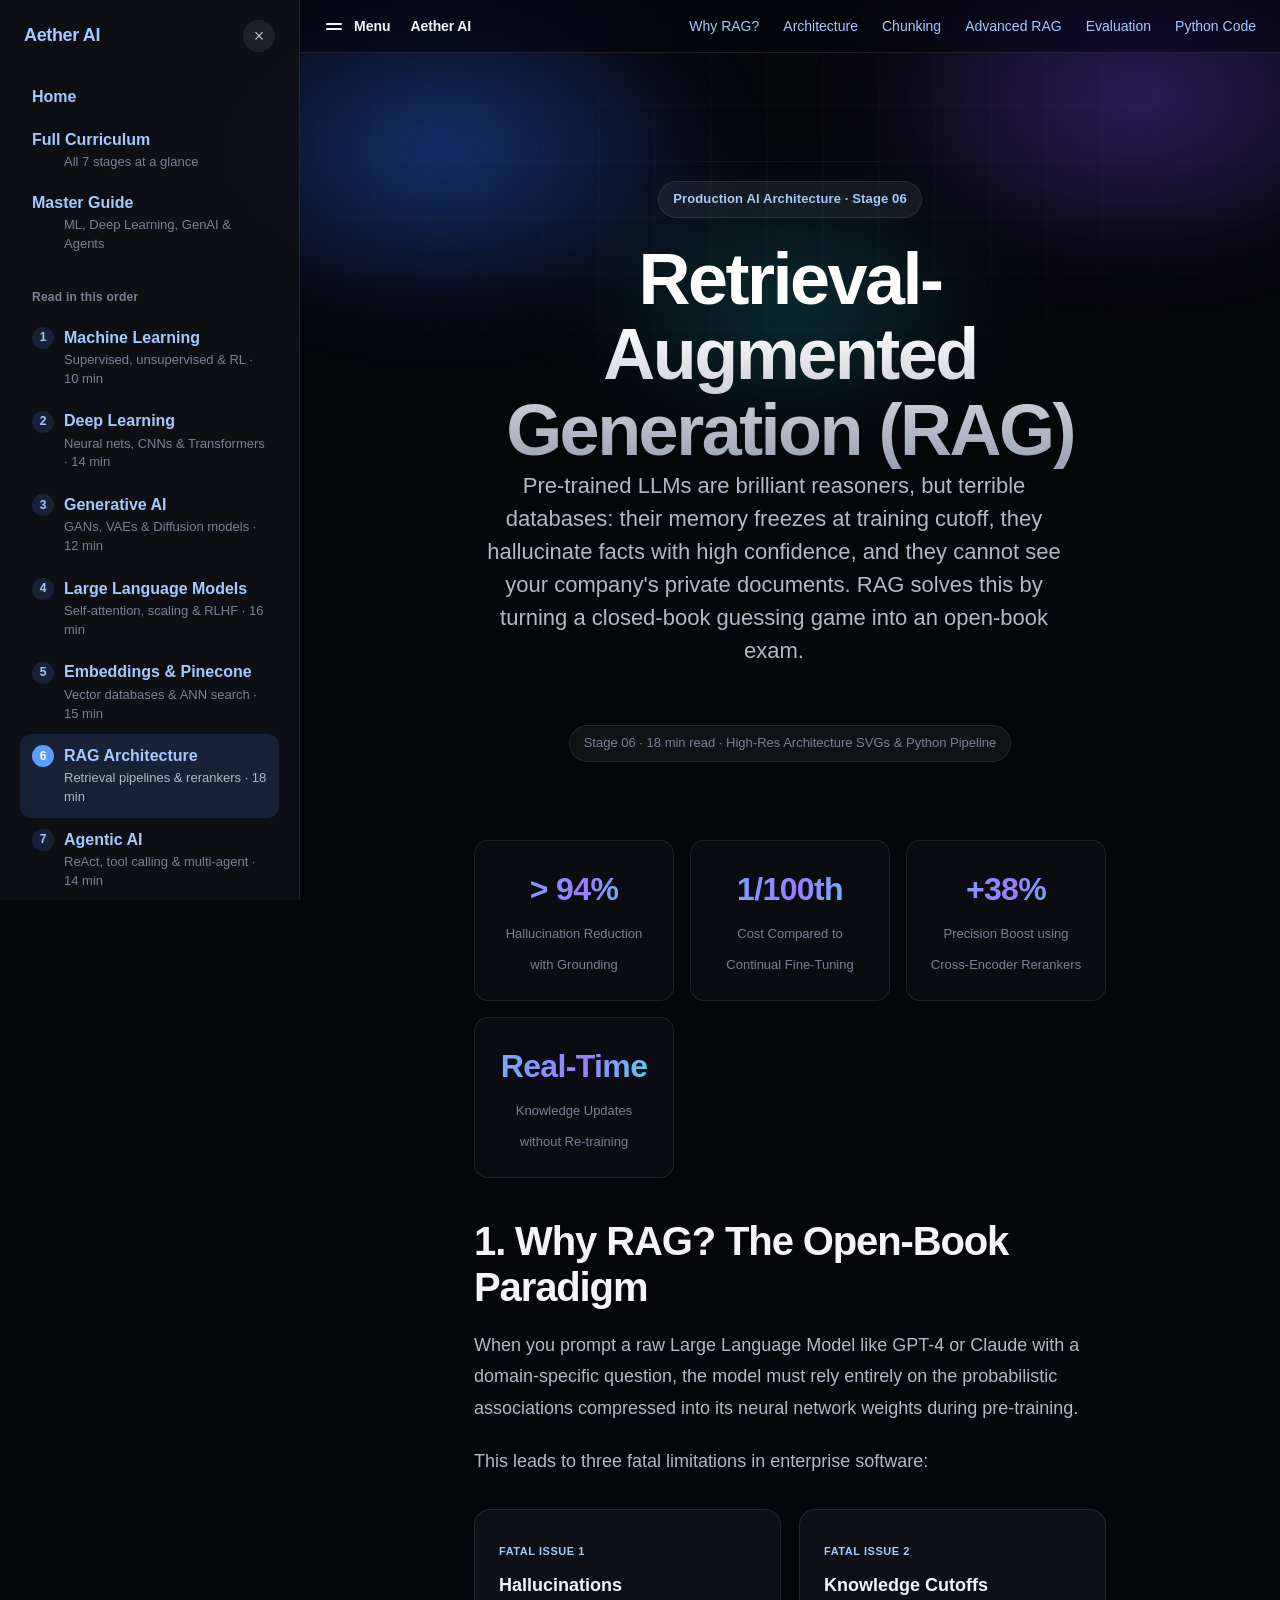
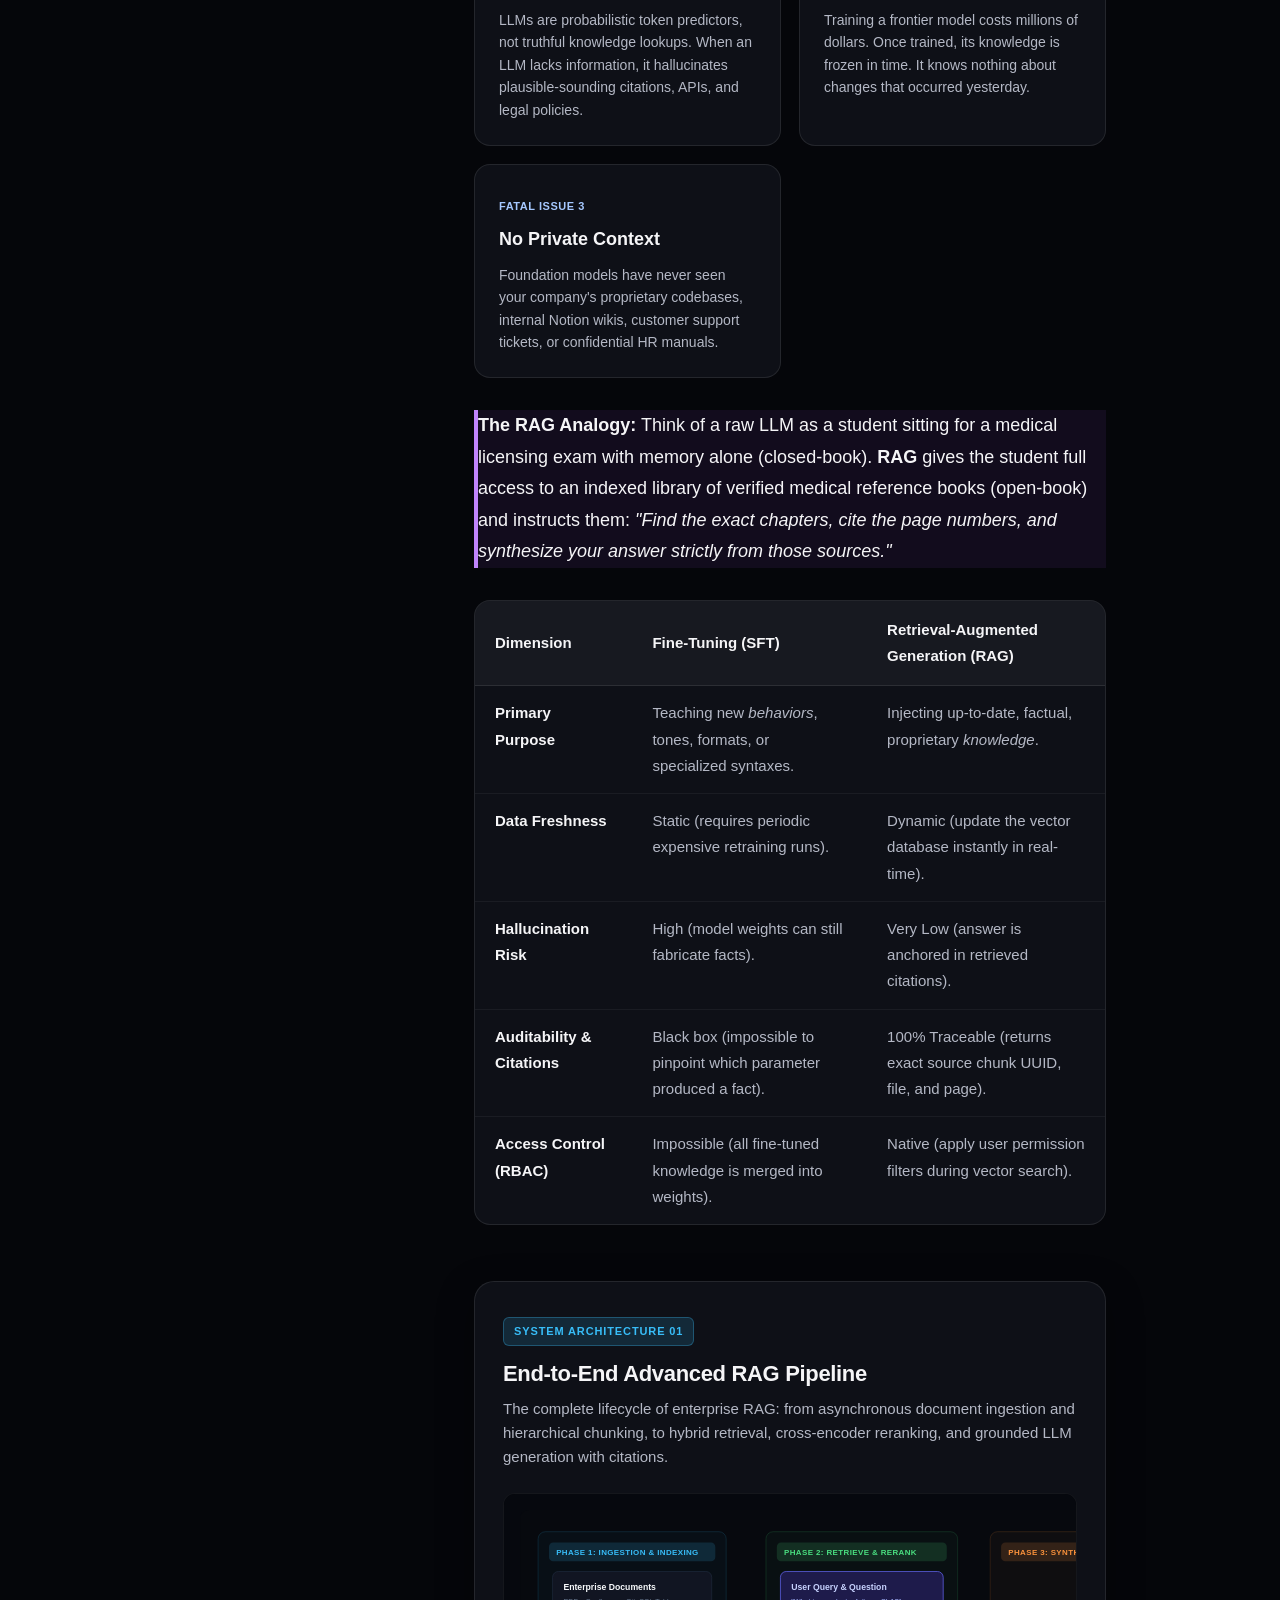
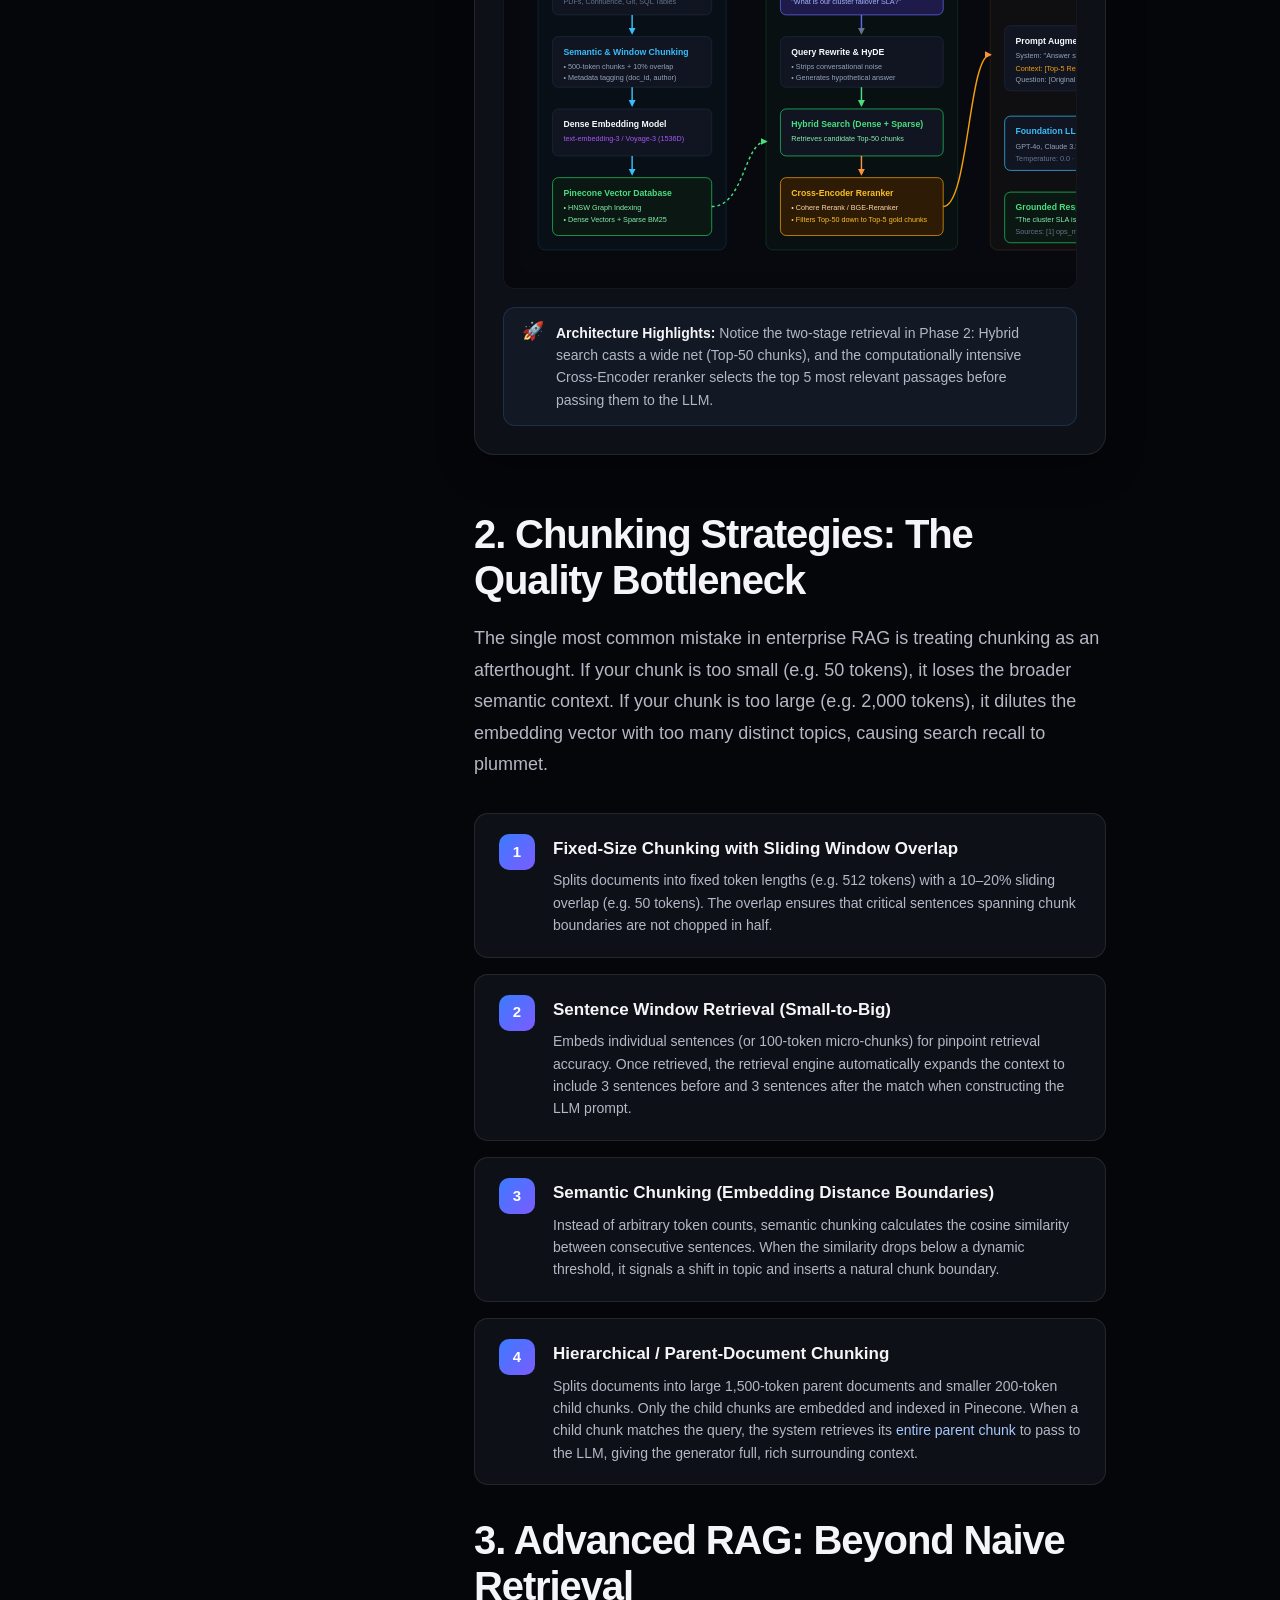
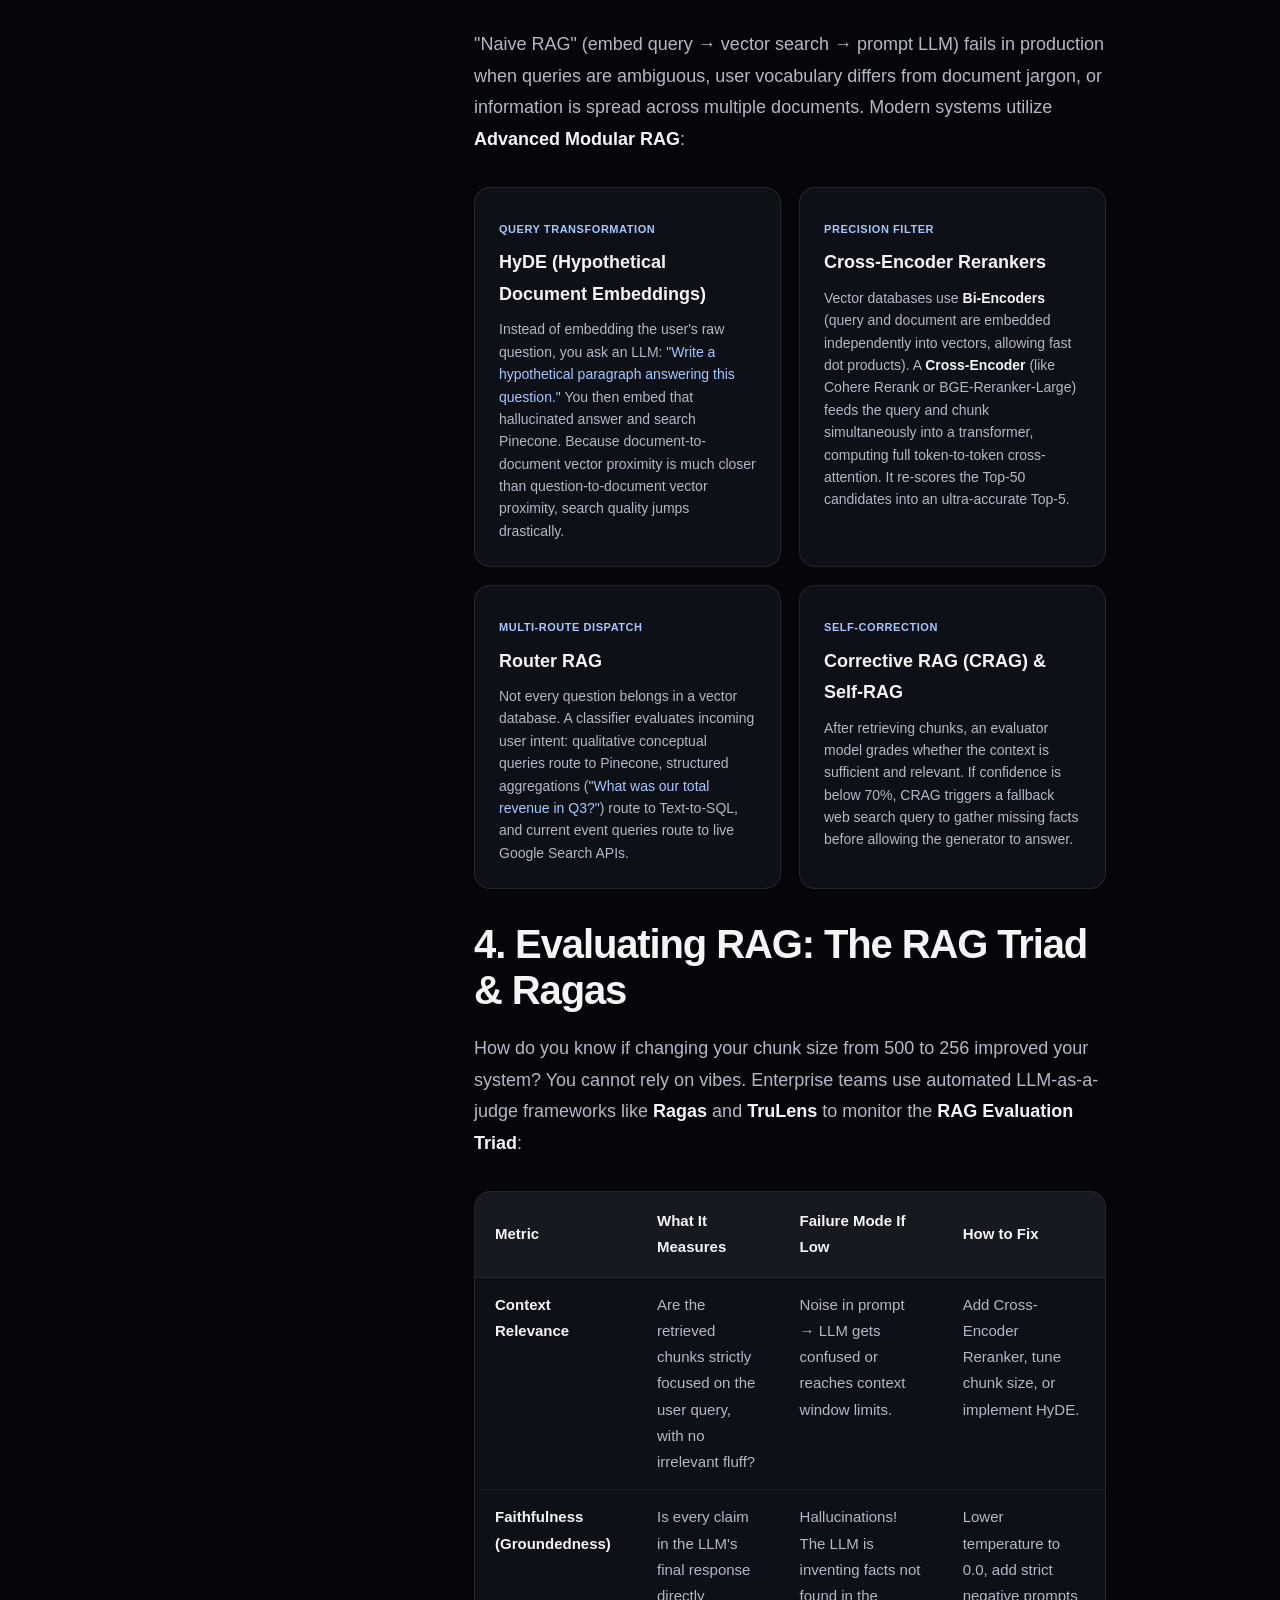
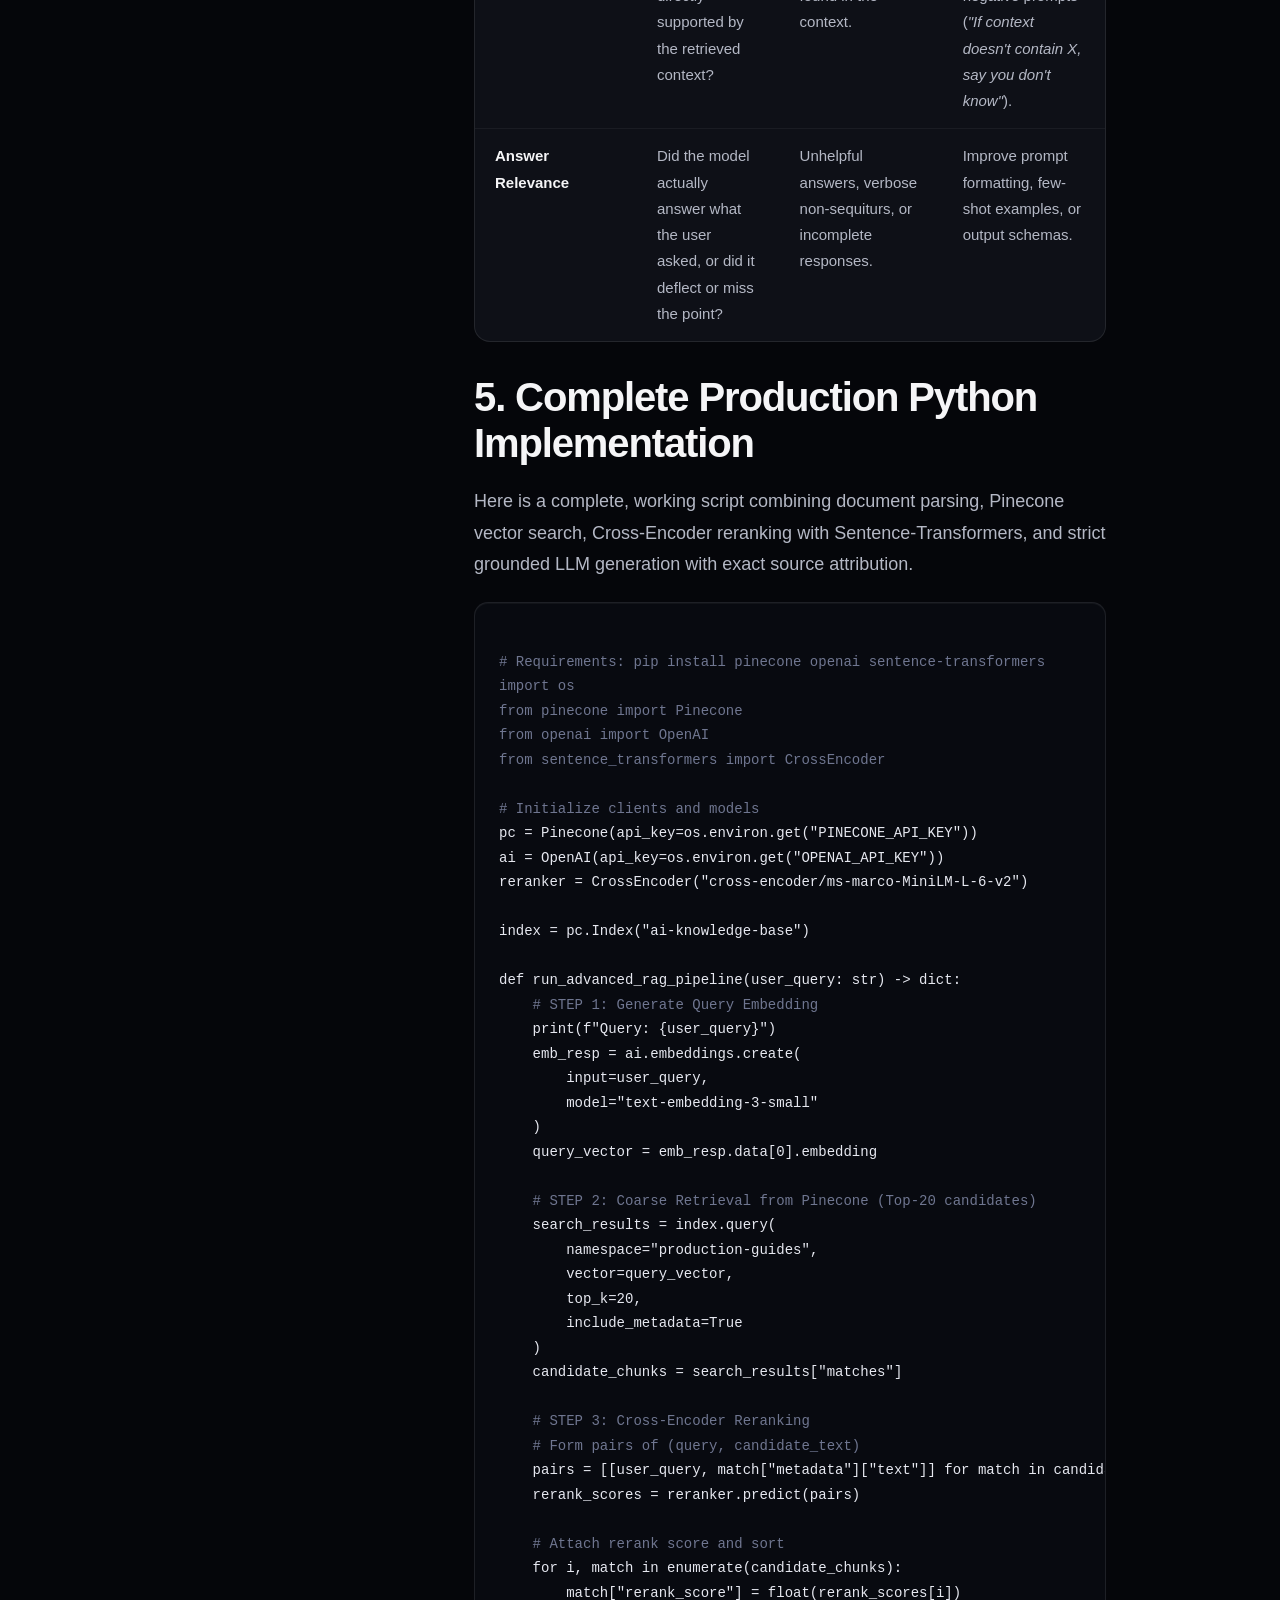
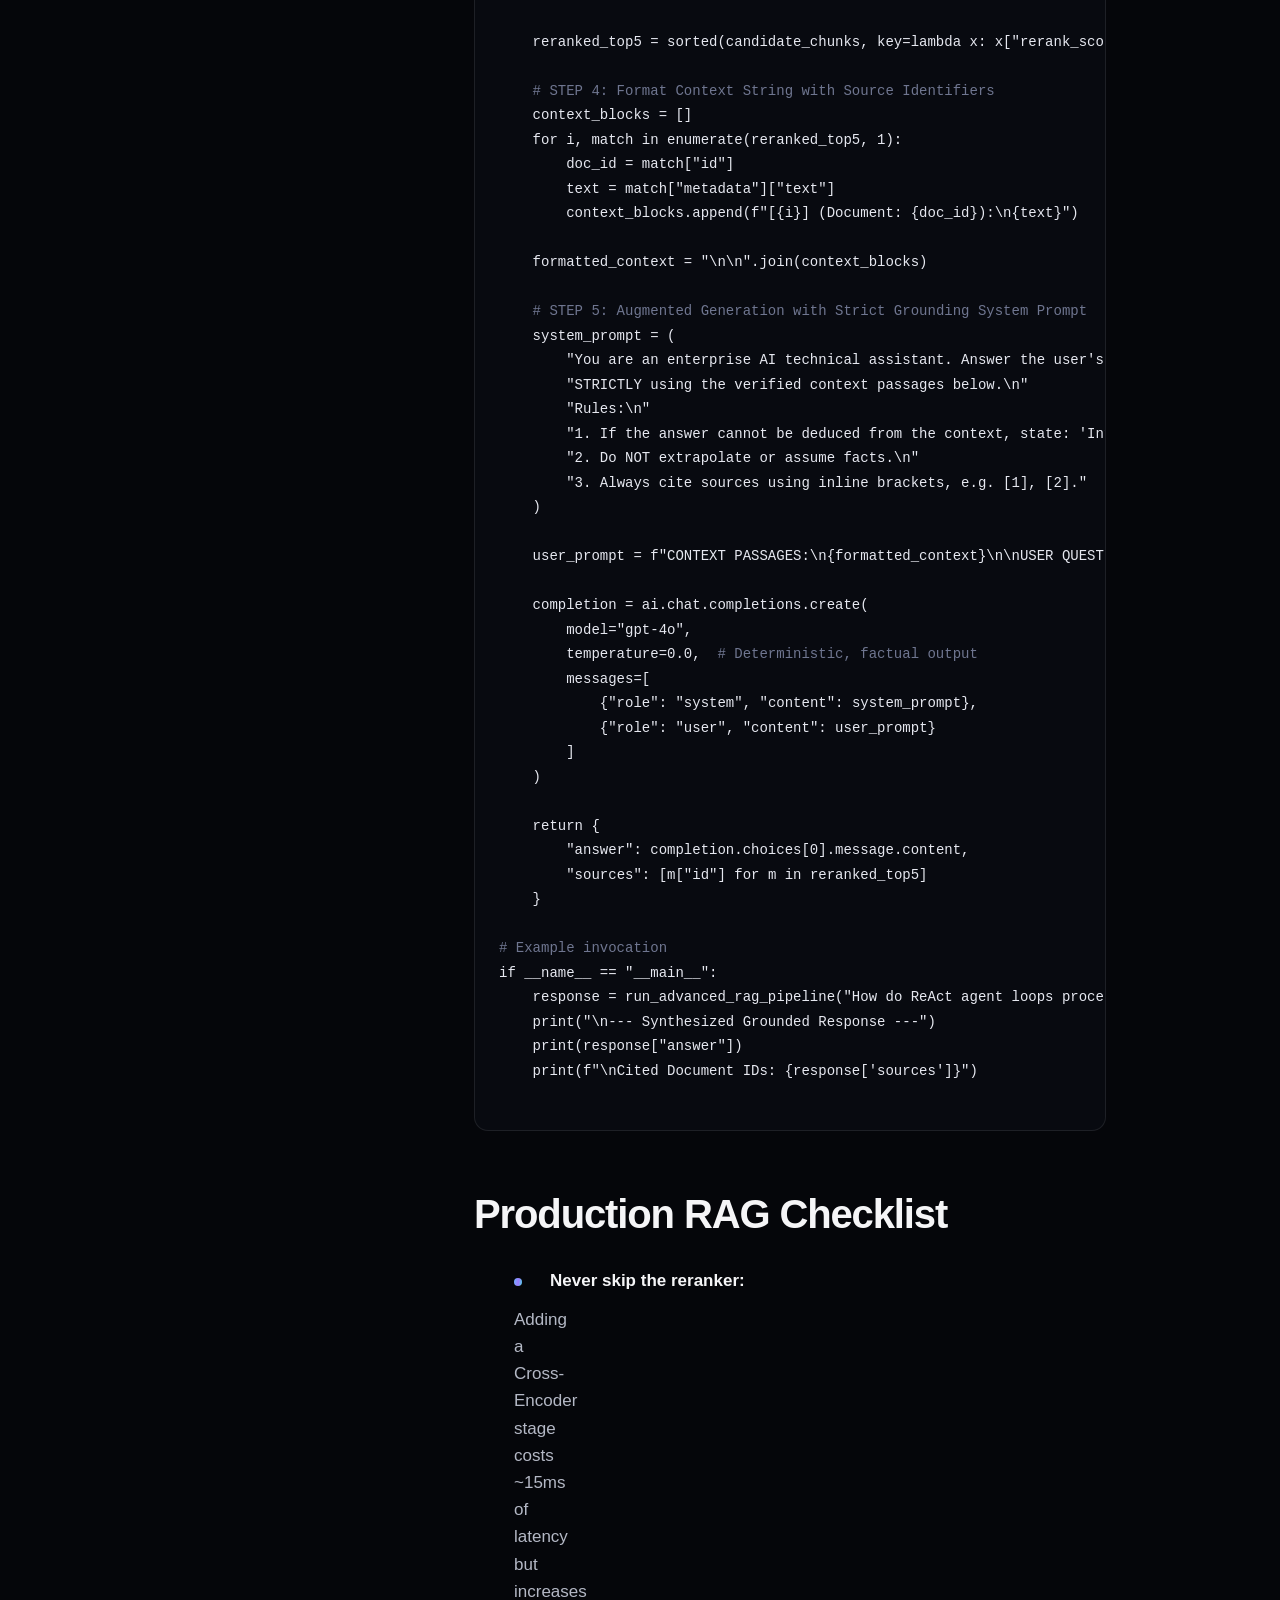
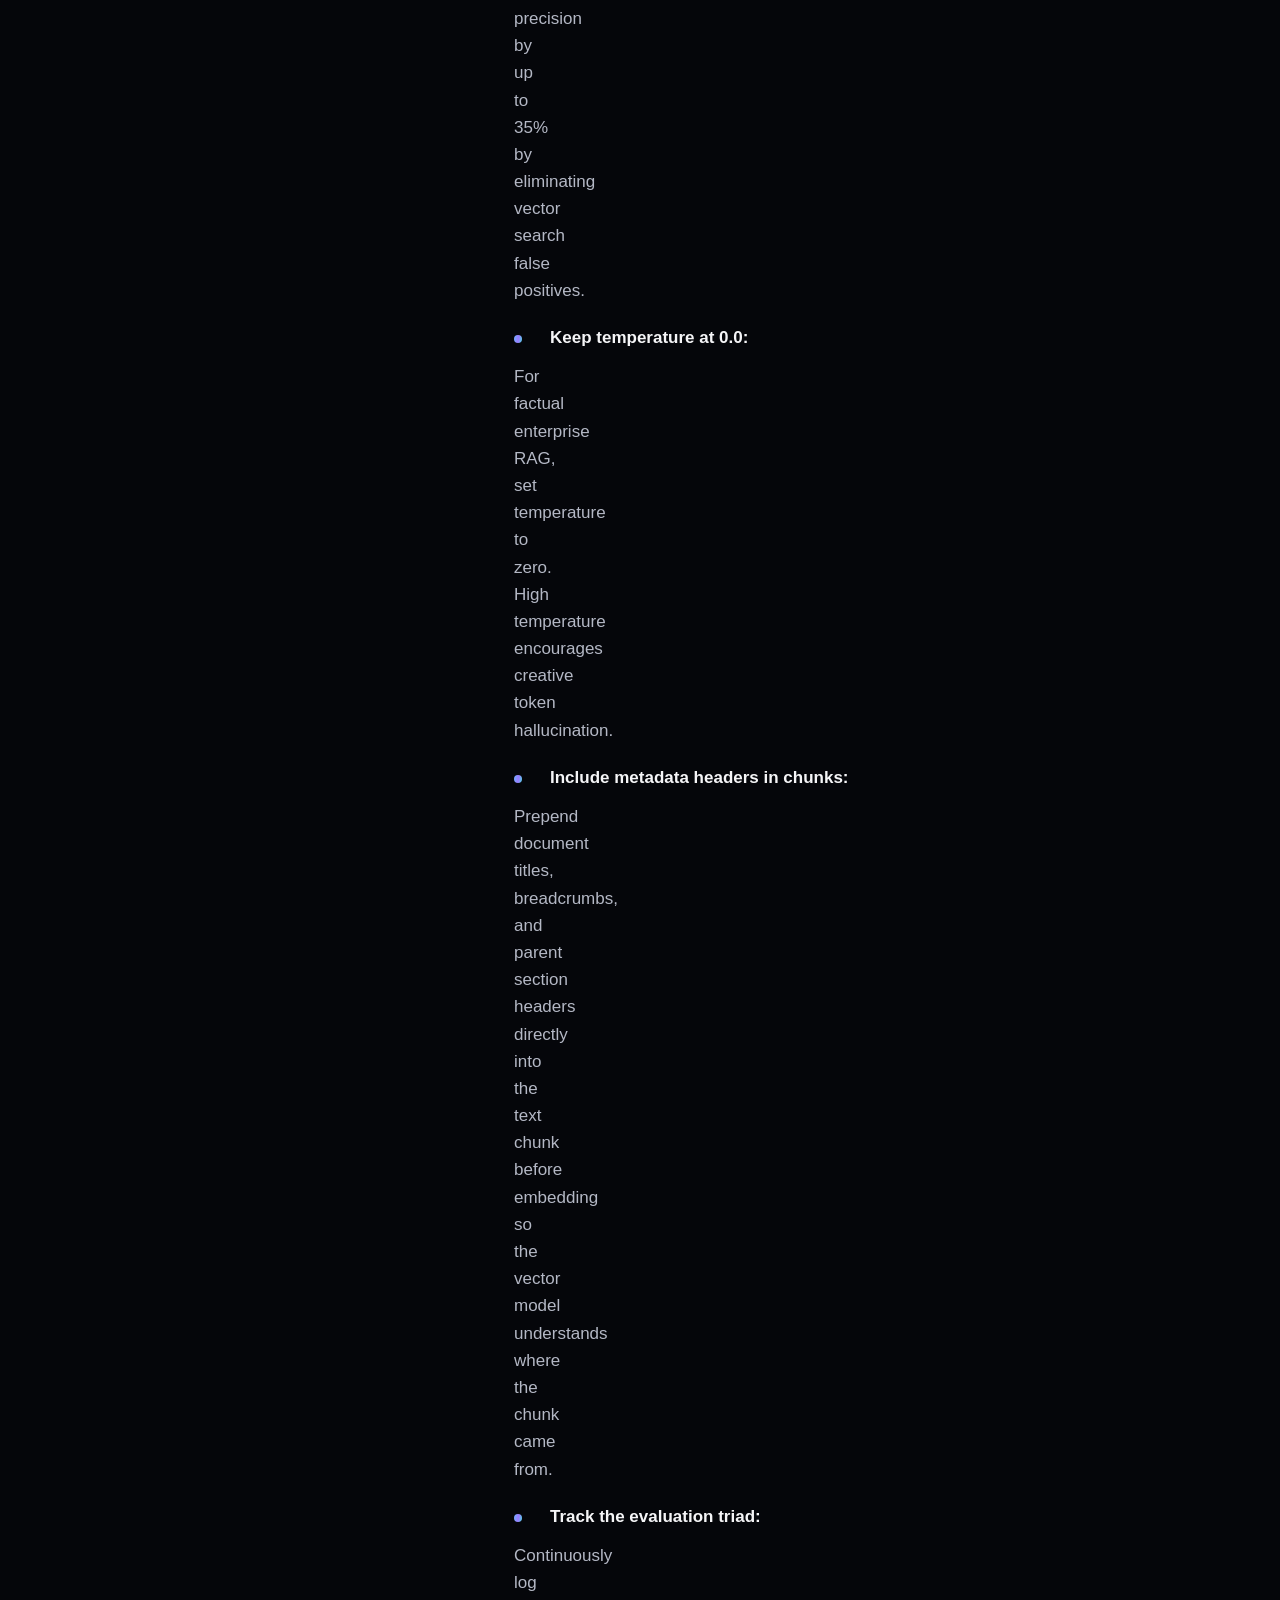
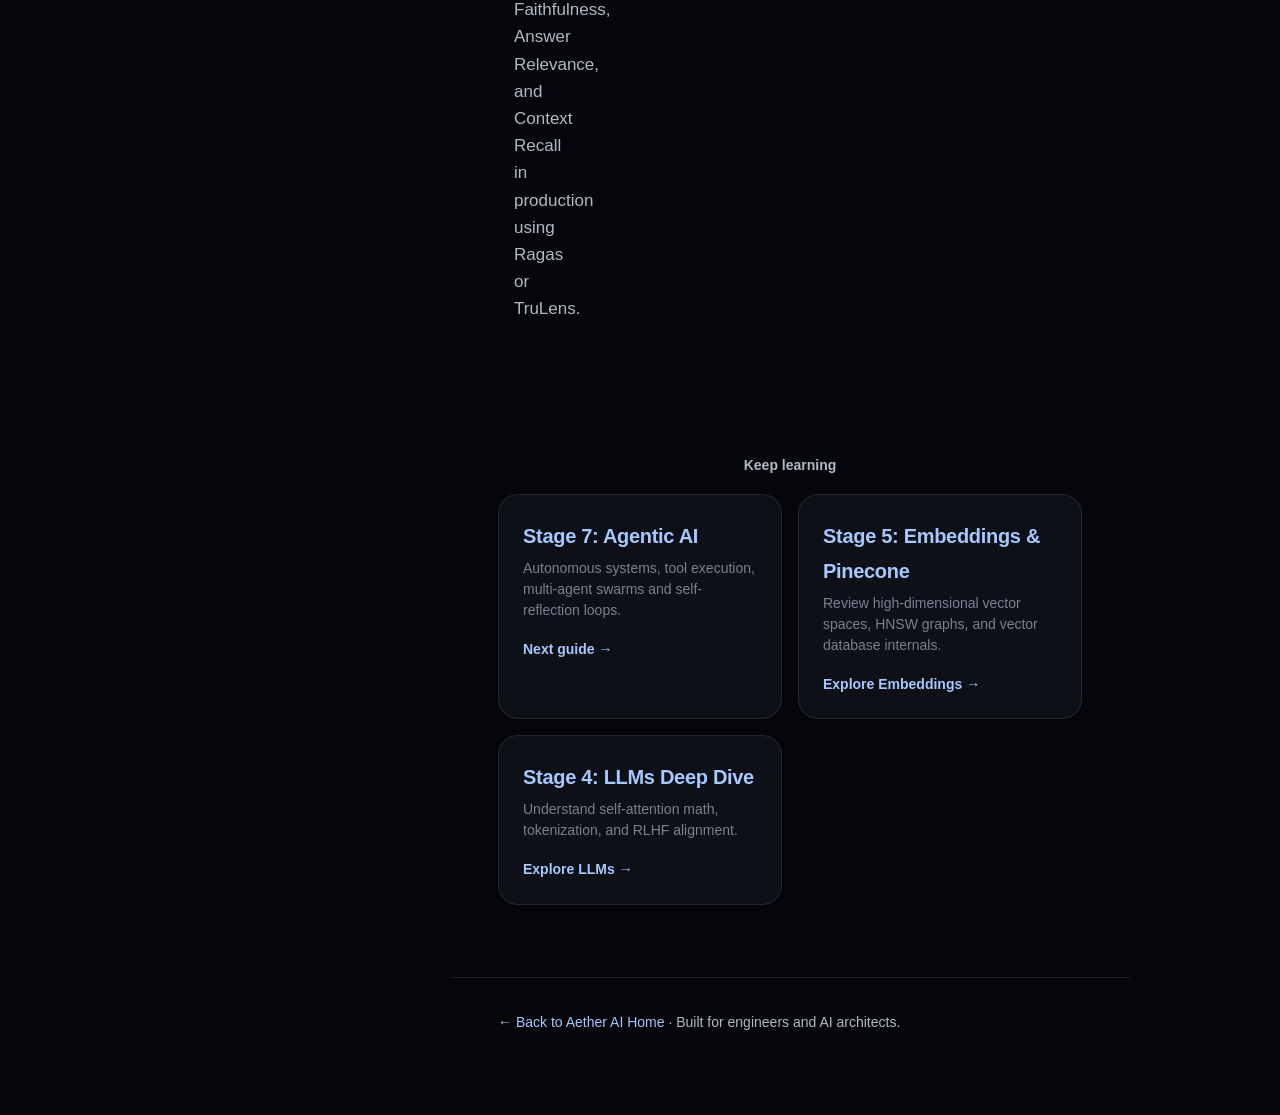
<file: rag.html>
<!DOCTYPE html>
<html lang="en">
<head>
  <meta charset="UTF-8">
  <meta name="viewport" content="width=device-width, initial-scale=1">
  <title>Retrieval-Augmented Generation (RAG): Architectures, Pipelines & Advanced Patterns</title>
  <meta name="description" content="A visual, production-grade guide to RAG: Naive vs Advanced RAG, chunking strategies, hybrid search, cross-encoder rerankers, evaluation metrics, and end-to-end Python implementations.">
  <meta name="color-scheme" content="dark">
  <meta name="theme-color" content="#05060a">
  <link rel="stylesheet" href="style.css">
  <link rel="stylesheet" href="guide.css">
  <link rel="stylesheet" href="sidebar.css">
</head>
<body class="guide">

  <!-- Top bar -->
  <header class="topbar">
    <div class="topbar__inner">
      <div class="topbar__left">
        <button class="menu-btn" id="menu-open" type="button" aria-controls="drawer" aria-expanded="false">
          <span class="menu-btn__bars" aria-hidden="true"></span>
          Menu
        </button>
        <a class="topbar__brand" href="index.html">Aether AI</a>
      </div>
      <nav class="topbar__nav" aria-label="Jump to">
        <a href="#why-rag">Why RAG?</a>
        <a href="#architecture">Architecture</a>
        <a href="#chunking">Chunking</a>
        <a href="#advanced">Advanced RAG</a>
        <a href="#evaluation">Evaluation</a>
        <a href="#code">Python Code</a>
      </nav>
    </div>
  </header>

  <!-- Off-canvas sidebar -->
  <div class="scrim" id="scrim"></div>
  <aside class="drawer" id="drawer" aria-label="Site menu">
    <div class="drawer__head">
      <a class="drawer__brand" href="index.html">Aether AI</a>
      <button class="drawer__close" id="menu-close" type="button" aria-label="Hide sidebar">&times;</button>
    </div>

    <nav aria-label="Guides">
      <ul class="drawer__list">
        <li>
          <a href="index.html">
            <span class="drawer__title">Home</span>
          </a>
        </li>
        <li>
          <a href="index.html#roadmap">
            <span class="drawer__title">Full Curriculum</span>
            <span class="drawer__desc">All 7 stages at a glance</span>
          </a>
        </li>
        <li>
          <a href="learn.html">
            <span class="drawer__title">Master Guide</span>
            <span class="drawer__desc">ML, Deep Learning, GenAI &amp; Agents</span>
          </a>
        </li>
      </ul>

      <p class="drawer__label">Read in this order</p>
      <ul class="drawer__list">
        <li>
          <a href="learn.html#ml">
            <span class="drawer__title"><span class="drawer__step">1</span>Machine Learning</span>
            <span class="drawer__desc">Supervised, unsupervised &amp; RL &middot; 10 min</span>
          </a>
        </li>
        <li>
          <a href="learn.html#dl">
            <span class="drawer__title"><span class="drawer__step">2</span>Deep Learning</span>
            <span class="drawer__desc">Neural nets, CNNs &amp; Transformers &middot; 14 min</span>
          </a>
        </li>
        <li>
          <a href="learn.html#genai">
            <span class="drawer__title"><span class="drawer__step">3</span>Generative AI</span>
            <span class="drawer__desc">GANs, VAEs &amp; Diffusion models &middot; 12 min</span>
          </a>
        </li>
        <li>
          <a href="learn.html#llm">
            <span class="drawer__title"><span class="drawer__step">4</span>Large Language Models</span>
            <span class="drawer__desc">Self-attention, scaling &amp; RLHF &middot; 16 min</span>
          </a>
        </li>
        <li>
          <a href="embeddings.html">
            <span class="drawer__title"><span class="drawer__step">5</span>Embeddings &amp; Pinecone</span>
            <span class="drawer__desc">Vector databases &amp; ANN search &middot; 15 min</span>
          </a>
        </li>
        <li>
          <a href="rag.html" aria-current="page">
            <span class="drawer__title"><span class="drawer__step">6</span>RAG Architecture</span>
            <span class="drawer__desc">Retrieval pipelines &amp; rerankers &middot; 18 min</span>
          </a>
        </li>
        <li>
          <a href="learn.html#agentic">
            <span class="drawer__title"><span class="drawer__step">7</span>Agentic AI</span>
            <span class="drawer__desc">ReAct, tool calling &amp; multi-agent &middot; 14 min</span>
          </a>
        </li>
      </ul>

      <p class="drawer__label">Deep Dives</p>
      <ul class="drawer__soon">
        <li>Fine-tuning with LoRA &amp; QLoRA</li>
        <li>Graph RAG with Neo4j</li>
        <li>Model Quantization (GGUF &amp; AWQ)</li>
        <li>AI Safety &amp; Guardrails</li>
      </ul>
    </nav>

    <p class="drawer__foot">Short guides in plain English, written for engineers and builders.</p>
  </aside>

  <!-- Hero Section -->
  <main>
    <section class="hero">
      <div class="article">
        <span class="eyebrow">Production AI Architecture &middot; Stage 06</span>
        <h1>Retrieval-Augmented Generation (RAG)</h1>
        <p class="hero__lead">
          Pre-trained LLMs are brilliant reasoners, but terrible databases: their memory freezes at training cutoff, they hallucinate facts with high confidence, and they cannot see your company's private documents. RAG solves this by turning a closed-book guessing game into an open-book exam.
        </p>
        <div class="hero__meta">
          <span>Stage 06</span> &middot; <span>18 min read</span> &middot; <span>High-Res Architecture SVGs &amp; Python Pipeline</span>
        </div>
      </div>
    </section>

    <!-- Key Metrics Row -->
    <section class="article" style="margin-top: -30px; margin-bottom: 40px;">
      <div class="metric-row">
        <div class="metric-box">
          <span class="val">&gt; 94%</span>
          <span class="label">Hallucination Reduction with Grounding</span>
        </div>
        <div class="metric-box">
          <span class="val">1/100th</span>
          <span class="label">Cost Compared to Continual Fine-Tuning</span>
        </div>
        <div class="metric-box">
          <span class="val">+38%</span>
          <span class="label">Precision Boost using Cross-Encoder Rerankers</span>
        </div>
        <div class="metric-box">
          <span class="val">Real-Time</span>
          <span class="label">Knowledge Updates without Re-training</span>
        </div>
      </div>
    </section>

    <!-- Chapter 1: Why RAG -->
    <article class="article">
      <section id="why-rag">
        <h2>1. Why RAG? The Open-Book Paradigm</h2>
        <p>
          When you prompt a raw Large Language Model like GPT-4 or Claude with a domain-specific question, the model must rely entirely on the probabilistic associations compressed into its neural network weights during pre-training.
        </p>
        <p>
          This leads to three fatal limitations in enterprise software:
        </p>
        <div class="feat-grid">
          <div class="feat-card">
            <span class="feat-card__tag">Fatal Issue 1</span>
            <h4>Hallucinations</h4>
            <p>LLMs are probabilistic token predictors, not truthful knowledge lookups. When an LLM lacks information, it hallucinates plausible-sounding citations, APIs, and legal policies.</p>
          </div>
          <div class="feat-card">
            <span class="feat-card__tag">Fatal Issue 2</span>
            <h4>Knowledge Cutoffs</h4>
            <p>Training a frontier model costs millions of dollars. Once trained, its knowledge is frozen in time. It knows nothing about changes that occurred yesterday.</p>
          </div>
          <div class="feat-card">
            <span class="feat-card__tag">Fatal Issue 3</span>
            <h4>No Private Context</h4>
            <p>Foundation models have never seen your company's proprietary codebases, internal Notion wikis, customer support tickets, or confidential HR manuals.</p>
          </div>
        </div>

        <div class="callout callout--pro">
          <strong>The RAG Analogy:</strong> Think of a raw LLM as a student sitting for a medical licensing exam with memory alone (closed-book). <strong>RAG</strong> gives the student full access to an indexed library of verified medical reference books (open-book) and instructs them: <em>"Find the exact chapters, cite the page numbers, and synthesize your answer strictly from those sources."</em>
        </div>

        <div class="table-wrap">
          <table class="ai-table">
            <thead>
              <tr>
                <th>Dimension</th>
                <th>Fine-Tuning (SFT)</th>
                <th>Retrieval-Augmented Generation (RAG)</th>
              </tr>
            </thead>
            <tbody>
              <tr>
                <td><strong>Primary Purpose</strong></td>
                <td>Teaching new <em>behaviors</em>, tones, formats, or specialized syntaxes.</td>
                <td>Injecting up-to-date, factual, proprietary <em>knowledge</em>.</td>
              </tr>
              <tr>
                <td><strong>Data Freshness</strong></td>
                <td>Static (requires periodic expensive retraining runs).</td>
                <td>Dynamic (update the vector database instantly in real-time).</td>
              </tr>
              <tr>
                <td><strong>Hallucination Risk</strong></td>
                <td>High (model weights can still fabricate facts).</td>
                <td>Very Low (answer is anchored in retrieved citations).</td>
              </tr>
              <tr>
                <td><strong>Auditability &amp; Citations</strong></td>
                <td>Black box (impossible to pinpoint which parameter produced a fact).</td>
                <td>100% Traceable (returns exact source chunk UUID, file, and page).</td>
              </tr>
              <tr>
                <td><strong>Access Control (RBAC)</strong></td>
                <td>Impossible (all fine-tuned knowledge is merged into weights).</td>
                <td>Native (apply user permission filters during vector search).</td>
              </tr>
            </tbody>
          </table>
        </div>
      </section>

      <!-- SVG DIAGRAM 1: End-to-End RAG Architecture -->
      <section class="diag-card" id="architecture">
        <div class="diag-card__wrap">
          <div class="diag-header">
            <span class="diag-badge diag-badge--rag">System Architecture 01</span>
            <h3>End-to-End Advanced RAG Pipeline</h3>
            <p>The complete lifecycle of enterprise RAG: from asynchronous document ingestion and hierarchical chunking, to hybrid retrieval, cross-encoder reranking, and grounded LLM generation with citations.</p>
          </div>

          <div class="diag-svg-wrap">
            <svg viewBox="0 0 940 500" fill="none" xmlns="http://www.w3.org/2000/svg">
              <rect width="940" height="500" fill="#07090e" rx="12"/>
              <defs>
                <linearGradient id="grad-p1" x1="0%" y1="0%" x2="100%" y2="0%">
                  <stop offset="0%" stop-color="#38bdf8"/>
                  <stop offset="100%" stop-color="#818cf8"/>
                </linearGradient>
                <linearGradient id="grad-p2" x1="0%" y1="0%" x2="100%" y2="0%">
                  <stop offset="0%" stop-color="#4ade80"/>
                  <stop offset="100%" stop-color="#22c55e"/>
                </linearGradient>
                <linearGradient id="grad-p3" x1="0%" y1="0%" x2="100%" y2="0%">
                  <stop offset="0%" stop-color="#fb923c"/>
                  <stop offset="100%" stop-color="#f43f5e"/>
                </linearGradient>
                <marker id="arrow" viewBox="0 0 10 10" refX="6" refY="5" markerWidth="6" markerHeight="6" orient="auto-start-reverse">
                  <path d="M 0 1 L 8 5 L 0 9 z" fill="#64748b"/>
                </marker>
                <marker id="arrow-blue" viewBox="0 0 10 10" refX="6" refY="5" markerWidth="6" markerHeight="6" orient="auto-start-reverse">
                  <path d="M 0 1 L 8 5 L 0 9 z" fill="#38bdf8"/>
                </marker>
                <marker id="arrow-green" viewBox="0 0 10 10" refX="6" refY="5" markerWidth="6" markerHeight="6" orient="auto-start-reverse">
                  <path d="M 0 1 L 8 5 L 0 9 z" fill="#4ade80"/>
                </marker>
                <marker id="arrow-orange" viewBox="0 0 10 10" refX="6" refY="5" markerWidth="6" markerHeight="6" orient="auto-start-reverse">
                  <path d="M 0 1 L 8 5 L 0 9 z" fill="#fb923c"/>
                </marker>
              </defs>

              <!-- PHASE A: Ingestion Pipeline (Left) -->
              <rect x="25" y="30" width="260" height="440" rx="10" fill="rgba(56, 189, 248, 0.03)" stroke="rgba(56, 189, 248, 0.2)"/>
              <rect x="40" y="45" width="230" height="26" rx="6" fill="rgba(56, 189, 248, 0.15)"/>
              <text x="50" y="62" fill="#38bdf8" font-size="11" font-weight="700" letter-spacing="0.05em">PHASE 1: INGESTION &amp; INDEXING</text>

              <!-- Doc formats -->
              <rect x="45" y="85" width="220" height="60" rx="8" fill="#111522" stroke="#1e293b"/>
              <text x="60" y="110" fill="#f8fafc" font-size="12" font-weight="600">Enterprise Documents</text>
              <text x="60" y="130" fill="#64748b" font-size="10">PDFs, Confluence, Git, SQL Tables</text>

              <path d="M 155 145 L 155 170" stroke="#38bdf8" stroke-width="2" marker-end="url(#arrow-blue)"/>

              <!-- Chunking Engine -->
              <rect x="45" y="175" width="220" height="70" rx="8" fill="#111522" stroke="#1e293b"/>
              <text x="60" y="200" fill="#38bdf8" font-size="12" font-weight="600">Semantic &amp; Window Chunking</text>
              <text x="60" y="220" fill="#94a3b8" font-size="10">• 500-token chunks + 10% overlap</text>
              <text x="60" y="235" fill="#94a3b8" font-size="10">• Metadata tagging (doc_id, author)</text>

              <path d="M 155 245 L 155 270" stroke="#38bdf8" stroke-width="2" marker-end="url(#arrow-blue)"/>

              <!-- Embedding Model -->
              <rect x="45" y="275" width="220" height="65" rx="8" fill="#111522" stroke="#1e293b"/>
              <text x="60" y="300" fill="#f8fafc" font-size="12" font-weight="600">Dense Embedding Model</text>
              <text x="60" y="320" fill="#a855f7" font-size="10">text-embedding-3 / Voyage-3 (1536D)</text>

              <path d="M 155 340 L 155 365" stroke="#38bdf8" stroke-width="2" marker-end="url(#arrow-blue)"/>

              <!-- Vector DB Store -->
              <rect x="45" y="370" width="220" height="80" rx="8" fill="#0b1712" stroke="#22c55e"/>
              <text x="60" y="395" fill="#4ade80" font-size="12" font-weight="700">Pinecone Vector Database</text>
              <text x="60" y="415" fill="#86efac" font-size="10">• HNSW Graph Indexing</text>
              <text x="60" y="432" fill="#86efac" font-size="10">• Dense Vectors + Sparse BM25</text>

              <!-- Arrow from Pinecone to Retrieval -->
              <path d="M 265 410 C 310 410, 310 320, 340 320" stroke="#4ade80" stroke-width="2" stroke-dasharray="4 4" marker-end="url(#arrow-green)"/>

              <!-- PHASE B: Retrieval & Rerank (Center) -->
              <rect x="340" y="30" width="265" height="440" rx="10" fill="rgba(74, 222, 128, 0.03)" stroke="rgba(74, 222, 128, 0.2)"/>
              <rect x="355" y="45" width="235" height="26" rx="6" fill="rgba(74, 222, 128, 0.15)"/>
              <text x="365" y="62" fill="#4ade80" font-size="11" font-weight="700" letter-spacing="0.05em">PHASE 2: RETRIEVE &amp; RERANK</text>

              <!-- User Query Box -->
              <rect x="360" y="85" width="225" height="60" rx="8" fill="#1e1b4b" stroke="#6366f1"/>
              <text x="375" y="110" fill="#c7d2fe" font-size="12" font-weight="600">User Query &amp; Question</text>
              <text x="375" y="130" fill="#a5b4fc" font-size="10">"What is our cluster failover SLA?"</text>

              <path d="M 472 145 L 472 170" stroke="#6366f1" stroke-width="2" marker-end="url(#arrow)"/>

              <!-- Query Transformation / HyDE -->
              <rect x="360" y="175" width="225" height="70" rx="8" fill="#111522" stroke="#1e293b"/>
              <text x="375" y="200" fill="#f8fafc" font-size="12" font-weight="600">Query Rewrite &amp; HyDE</text>
              <text x="375" y="220" fill="#94a3b8" font-size="10">• Strips conversational noise</text>
              <text x="375" y="235" fill="#94a3b8" font-size="10">• Generates hypothetical answer</text>

              <path d="M 472 245 L 472 270" stroke="#4ade80" stroke-width="2" marker-end="url(#arrow-green)"/>

              <!-- Hybrid Search Node -->
              <rect x="360" y="275" width="225" height="65" rx="8" fill="#111522" stroke="#22c55e"/>
              <text x="375" y="300" fill="#4ade80" font-size="12" font-weight="600">Hybrid Search (Dense + Sparse)</text>
              <text x="375" y="320" fill="#86efac" font-size="10">Retrieves candidate Top-50 chunks</text>

              <path d="M 472 340 L 472 365" stroke="#fb923c" stroke-width="2" marker-end="url(#arrow-orange)"/>

              <!-- Cross-Encoder Reranker -->
              <rect x="360" y="370" width="225" height="80" rx="8" fill="#2d1b06" stroke="#f59e0b"/>
              <text x="375" y="395" fill="#fbbf24" font-size="12" font-weight="700">Cross-Encoder Reranker</text>
              <text x="375" y="415" fill="#fed7aa" font-size="10">• Cohere Rerank / BGE-Reranker</text>
              <text x="375" y="432" fill="#fbbf24" font-size="10">• Filters Top-50 down to Top-5 gold chunks</text>

              <path d="M 585 410 C 620 410, 620 200, 650 200" stroke="#f59e0b" stroke-width="2" marker-end="url(#arrow-orange)"/>

              <!-- PHASE C: Generation & Synthesis (Right) -->
              <rect x="650" y="30" width="265" height="440" rx="10" fill="rgba(251, 146, 60, 0.03)" stroke="rgba(251, 146, 60, 0.2)"/>
              <rect x="665" y="45" width="235" height="26" rx="6" fill="rgba(251, 146, 60, 0.15)"/>
              <text x="675" y="62" fill="#fb923c" font-size="11" font-weight="700" letter-spacing="0.05em">PHASE 3: SYNTHESIS &amp; CITATION</text>

              <!-- Prompt Construction -->
              <rect x="670" y="160" width="225" height="90" rx="8" fill="#111522" stroke="#1e293b"/>
              <text x="685" y="185" fill="#f8fafc" font-size="12" font-weight="600">Prompt Augmentation</text>
              <text x="685" y="205" fill="#94a3b8" font-size="10">System: "Answer strictly using context."</text>
              <text x="685" y="222" fill="#f59e0b" font-size="10">Context: [Top-5 Reranked Chunks]</text>
              <text x="685" y="238" fill="#94a3b8" font-size="10">Question: [Original Prompt]</text>

              <path d="M 782 250 L 782 280" stroke="#fb923c" stroke-width="2" marker-end="url(#arrow-orange)"/>

              <!-- LLM Generator -->
              <rect x="670" y="285" width="225" height="75" rx="8" fill="#111522" stroke="#38bdf8"/>
              <text x="685" y="310" fill="#38bdf8" font-size="12" font-weight="700">Foundation LLM</text>
              <text x="685" y="330" fill="#94a3b8" font-size="10">GPT-4o, Claude 3.5 Sonnet, Llama 3</text>
              <text x="685" y="347" fill="#64748b" font-size="10">Temperature: 0.0 &middot; Strict Grounding</text>

              <path d="M 782 360 L 782 385" stroke="#4ade80" stroke-width="2" marker-end="url(#arrow-green)"/>

              <!-- Final Output with Citations -->
              <rect x="670" y="390" width="225" height="70" rx="8" fill="#0b1712" stroke="#22c55e"/>
              <text x="685" y="415" fill="#4ade80" font-size="12" font-weight="700">Grounded Response</text>
              <text x="685" y="432" fill="#86efac" font-size="10">"The cluster SLA is 99.99% [1]."</text>
              <text x="685" y="448" fill="#64748b" font-size="10">Sources: [1] ops_manual_v3.pdf:p14</text>
            </svg>
          </div>

          <div class="diag-takeaway">
            <span class="icon">🚀</span>
            <div>
              <strong>Architecture Highlights:</strong> Notice the two-stage retrieval in Phase 2: Hybrid search casts a wide net (Top-50 chunks), and the computationally intensive Cross-Encoder reranker selects the top 5 most relevant passages before passing them to the LLM.
            </div>
          </div>
        </div>
      </section>

      <!-- Chapter 2: Chunking Strategies -->
      <section id="chunking">
        <h2>2. Chunking Strategies: The Quality Bottleneck</h2>
        <p>
          The single most common mistake in enterprise RAG is treating chunking as an afterthought. If your chunk is too small (e.g. 50 tokens), it loses the broader semantic context. If your chunk is too large (e.g. 2,000 tokens), it dilutes the embedding vector with too many distinct topics, causing search recall to plummet.
        </p>

        <div class="flow-steps">
          <div class="flow-step">
            <div class="flow-step__num">1</div>
            <div class="flow-step__content">
              <h4>Fixed-Size Chunking with Sliding Window Overlap</h4>
              <p>Splits documents into fixed token lengths (e.g. 512 tokens) with a 10–20% sliding overlap (e.g. 50 tokens). The overlap ensures that critical sentences spanning chunk boundaries are not chopped in half.</p>
            </div>
          </div>

          <div class="flow-step">
            <div class="flow-step__num">2</div>
            <div class="flow-step__content">
              <h4>Sentence Window Retrieval (Small-to-Big)</h4>
              <p>Embeds individual sentences (or 100-token micro-chunks) for pinpoint retrieval accuracy. Once retrieved, the retrieval engine automatically expands the context to include 3 sentences before and 3 sentences after the match when constructing the LLM prompt.</p>
            </div>
          </div>

          <div class="flow-step">
            <div class="flow-step__num">3</div>
            <div class="flow-step__content">
              <h4>Semantic Chunking (Embedding Distance Boundaries)</h4>
              <p>Instead of arbitrary token counts, semantic chunking calculates the cosine similarity between consecutive sentences. When the similarity drops below a dynamic threshold, it signals a shift in topic and inserts a natural chunk boundary.</p>
            </div>
          </div>

          <div class="flow-step">
            <div class="flow-step__num">4</div>
            <div class="flow-step__content">
              <h4>Hierarchical / Parent-Document Chunking</h4>
              <p>Splits documents into large 1,500-token parent documents and smaller 200-token child chunks. Only the child chunks are embedded and indexed in Pinecone. When a child chunk matches the query, the system retrieves its <em>entire parent chunk</em> to pass to the LLM, giving the generator full, rich surrounding context.</p>
            </div>
          </div>
        </div>
      </section>

      <!-- Chapter 3: Advanced RAG Strategies -->
      <section id="advanced">
        <h2>3. Advanced RAG: Beyond Naive Retrieval</h2>
        <p>
          "Naive RAG" (embed query &rarr; vector search &rarr; prompt LLM) fails in production when queries are ambiguous, user vocabulary differs from document jargon, or information is spread across multiple documents. Modern systems utilize <strong>Advanced Modular RAG</strong>:
        </p>

        <div class="feat-grid">
          <div class="feat-card">
            <span class="feat-card__tag">Query Transformation</span>
            <h4>HyDE (Hypothetical Document Embeddings)</h4>
            <p>Instead of embedding the user's raw question, you ask an LLM: <em>"Write a hypothetical paragraph answering this question."</em> You then embed that hallucinated answer and search Pinecone. Because document-to-document vector proximity is much closer than question-to-document vector proximity, search quality jumps drastically.</p>
          </div>

          <div class="feat-card">
            <span class="feat-card__tag">Precision Filter</span>
            <h4>Cross-Encoder Rerankers</h4>
            <p>Vector databases use <strong>Bi-Encoders</strong> (query and document are embedded independently into vectors, allowing fast dot products). A <strong>Cross-Encoder</strong> (like Cohere Rerank or BGE-Reranker-Large) feeds the query and chunk simultaneously into a transformer, computing full token-to-token cross-attention. It re-scores the Top-50 candidates into an ultra-accurate Top-5.</p>
          </div>

          <div class="feat-card">
            <span class="feat-card__tag">Multi-Route Dispatch</span>
            <h4>Router RAG</h4>
            <p>Not every question belongs in a vector database. A classifier evaluates incoming user intent: qualitative conceptual queries route to Pinecone, structured aggregations (<em>"What was our total revenue in Q3?"</em>) route to Text-to-SQL, and current event queries route to live Google Search APIs.</p>
          </div>

          <div class="feat-card">
            <span class="feat-card__tag">Self-Correction</span>
            <h4>Corrective RAG (CRAG) &amp; Self-RAG</h4>
            <p>After retrieving chunks, an evaluator model grades whether the context is sufficient and relevant. If confidence is below 70%, CRAG triggers a fallback web search query to gather missing facts before allowing the generator to answer.</p>
          </div>
        </div>
      </section>

      <!-- Chapter 4: RAG Evaluation -->
      <section id="evaluation">
        <h2>4. Evaluating RAG: The RAG Triad &amp; Ragas</h2>
        <p>
          How do you know if changing your chunk size from 500 to 256 improved your system? You cannot rely on vibes. Enterprise teams use automated LLM-as-a-judge frameworks like <strong>Ragas</strong> and <strong>TruLens</strong> to monitor the <strong>RAG Evaluation Triad</strong>:
        </p>

        <div class="table-wrap">
          <table class="ai-table">
            <thead>
              <tr>
                <th>Metric</th>
                <th>What It Measures</th>
                <th>Failure Mode If Low</th>
                <th>How to Fix</th>
              </tr>
            </thead>
            <tbody>
              <tr>
                <td><strong>Context Relevance</strong></td>
                <td>Are the retrieved chunks strictly focused on the user query, with no irrelevant fluff?</td>
                <td>Noise in prompt &rarr; LLM gets confused or reaches context window limits.</td>
                <td>Add Cross-Encoder Reranker, tune chunk size, or implement HyDE.</td>
              </tr>
              <tr>
                <td><strong>Faithfulness (Groundedness)</strong></td>
                <td>Is every claim in the LLM's final response directly supported by the retrieved context?</td>
                <td>Hallucinations! The LLM is inventing facts not found in the context.</td>
                <td>Lower temperature to 0.0, add strict negative prompts (<em>"If context doesn't contain X, say you don't know"</em>).</td>
              </tr>
              <tr>
                <td><strong>Answer Relevance</strong></td>
                <td>Did the model actually answer what the user asked, or did it deflect or miss the point?</td>
                <td>Unhelpful answers, verbose non-sequiturs, or incomplete responses.</td>
                <td>Improve prompt formatting, few-shot examples, or output schemas.</td>
              </tr>
            </tbody>
          </table>
        </div>
      </section>

      <!-- Chapter 5: Python Production Pipeline -->
      <section id="code">
        <h2>5. Complete Production Python Implementation</h2>
        <p>
          Here is a complete, working script combining document parsing, Pinecone vector search, Cross-Encoder reranking with Sentence-Transformers, and strict grounded LLM generation with exact source attribution.
        </p>

        <div class="code">
<span class="c"># Requirements: pip install pinecone openai sentence-transformers</span>
<span class="c">import os</span>
<span class="c">from pinecone import Pinecone</span>
<span class="c">from openai import OpenAI</span>
<span class="c">from sentence_transformers import CrossEncoder</span>

<span class="c"># Initialize clients and models</span>
pc = Pinecone(api_key=os.environ.get(<span class="s">"PINECONE_API_KEY"</span>))
ai = OpenAI(api_key=os.environ.get(<span class="s">"OPENAI_API_KEY"</span>))
reranker = CrossEncoder(<span class="s">"cross-encoder/ms-marco-MiniLM-L-6-v2"</span>)

index = pc.Index(<span class="s">"ai-knowledge-base"</span>)

def run_advanced_rag_pipeline(user_query: str) -> dict:
    <span class="c"># STEP 1: Generate Query Embedding</span>
    print(f<span class="s">"Query: {user_query}"</span>)
    emb_resp = ai.embeddings.create(
        input=user_query,
        model=<span class="s">"text-embedding-3-small"</span>
    )
    query_vector = emb_resp.data[0].embedding

    <span class="c"># STEP 2: Coarse Retrieval from Pinecone (Top-20 candidates)</span>
    search_results = index.query(
        namespace=<span class="s">"production-guides"</span>,
        vector=query_vector,
        top_k=20,
        include_metadata=True
    )
    candidate_chunks = search_results[<span class="s">"matches"</span>]

    <span class="c"># STEP 3: Cross-Encoder Reranking</span>
    <span class="c"># Form pairs of (query, candidate_text)</span>
    pairs = [[user_query, match[<span class="s">"metadata"</span>][<span class="s">"text"</span>]] for match in candidate_chunks]
    rerank_scores = reranker.predict(pairs)

    <span class="c"># Attach rerank score and sort</span>
    for i, match in enumerate(candidate_chunks):
        match[<span class="s">"rerank_score"</span>] = float(rerank_scores[i])
    
    reranked_top5 = sorted(candidate_chunks, key=lambda x: x[<span class="s">"rerank_score"</span>], reverse=True)[:5]

    <span class="c"># STEP 4: Format Context String with Source Identifiers</span>
    context_blocks = []
    for i, match in enumerate(reranked_top5, 1):
        doc_id = match[<span class="s">"id"</span>]
        text = match[<span class="s">"metadata"</span>][<span class="s">"text"</span>]
        context_blocks.append(f<span class="s">"[{i}] (Document: {doc_id}):\n{text}"</span>)
    
    formatted_context = <span class="s">"\n\n"</span>.join(context_blocks)

    <span class="c"># STEP 5: Augmented Generation with Strict Grounding System Prompt</span>
    system_prompt = (
        <span class="s">"You are an enterprise AI technical assistant. Answer the user's question "</span>
        <span class="s">"STRICTLY using the verified context passages below.\n"</span>
        <span class="s">"Rules:\n"</span>
        <span class="s">"1. If the answer cannot be deduced from the context, state: 'Information not in context.'\n"</span>
        <span class="s">"2. Do NOT extrapolate or assume facts.\n"</span>
        <span class="s">"3. Always cite sources using inline brackets, e.g. [1], [2]."</span>
    )

    user_prompt = f<span class="s">"CONTEXT PASSAGES:\n{formatted_context}\n\nUSER QUESTION:\n{user_query}"</span>

    completion = ai.chat.completions.create(
        model=<span class="s">"gpt-4o"</span>,
        temperature=0.0,  <span class="c"># Deterministic, factual output</span>
        messages=[
            {<span class="s">"role"</span>: <span class="s">"system"</span>, <span class="s">"content"</span>: system_prompt},
            {<span class="s">"role"</span>: <span class="s">"user"</span>, <span class="s">"content"</span>: user_prompt}
        ]
    )

    return {
        <span class="s">"answer"</span>: completion.choices[0].message.content,
        <span class="s">"sources"</span>: [m[<span class="s">"id"</span>] for m in reranked_top5]
    }

<span class="c"># Example invocation</span>
if __name__ == <span class="s">"__main__"</span>:
    response = run_advanced_rag_pipeline(<span class="s">"How do ReAct agent loops process tool outputs?"</span>)
    print(<span class="s">"\n--- Synthesized Grounded Response ---"</span>)
    print(response[<span class="s">"answer"</span>])
    print(f<span class="s">"\nCited Document IDs: {response['sources']}"</span>)
        </div>
      </section>

      <!-- Best Practices & Recap -->
      <section class="recap" style="margin-top:60px;">
        <h2>Production RAG Checklist</h2>
        <ul>
          <li><strong>Never skip the reranker:</strong> Adding a Cross-Encoder stage costs ~15ms of latency but increases precision by up to 35% by eliminating vector search false positives.</li>
          <li><strong>Keep temperature at 0.0:</strong> For factual enterprise RAG, set temperature to zero. High temperature encourages creative token hallucination.</li>
          <li><strong>Include metadata headers in chunks:</strong> Prepend document titles, breadcrumbs, and parent section headers directly into the text chunk before embedding so the vector model understands where the chunk came from.</li>
          <li><strong>Track the evaluation triad:</strong> Continuously log Faithfulness, Answer Relevance, and Context Recall in production using Ragas or TruLens.</li>
        </ul>
      </section>

      <!-- Keep learning cards -->
      <div class="more">
        <p class="more__label">Keep learning</p>
        <div class="more__grid">
          <a href="learn.html#agentic">
            <strong>Stage 7: Agentic AI</strong>
            <span>Autonomous systems, tool execution, multi-agent swarms and self-reflection loops.</span>
            <em>Next guide &rarr;</em>
          </a>
          <a href="embeddings.html">
            <strong>Stage 5: Embeddings &amp; Pinecone</strong>
            <span>Review high-dimensional vector spaces, HNSW graphs, and vector database internals.</span>
            <em>Explore Embeddings &rarr;</em>
          </a>
          <a href="learn.html#llm">
            <strong>Stage 4: LLMs Deep Dive</strong>
            <span>Understand self-attention math, tokenization, and RLHF alignment.</span>
            <em>Explore LLMs &rarr;</em>
          </a>
        </div>
      </div>
    </article>
  </main>

  <footer class="footer">
    <div class="article">
      <p><a href="index.html">&larr; Back to Aether AI Home</a> &middot; Built for engineers and AI architects.</p>
    </div>
  </footer>

  <!-- Script for sidebar toggle and animations -->
  <script>
    (function () {
      var body = document.body;
      var openBtn = document.getElementById('menu-open');
      var closeBtn = document.getElementById('menu-close');
      var scrim = document.getElementById('scrim');
      var drawer = document.getElementById('drawer');

      var wide = window.matchMedia('(min-width: 1025px)');
      var KEY = 'sidebar-closed';
      var stored = null;
      try { stored = localStorage.getItem(KEY); } catch (e) {}
      if (stored === '1') body.classList.add('side-closed');

      function syncAria() {
        var visible = wide.matches ? !body.classList.contains('side-closed') : body.classList.contains('menu-open');
        drawer.setAttribute('aria-hidden', String(!visible));
        openBtn.setAttribute('aria-expanded', String(visible));
      }
      function setOpen(open) {
        if (wide.matches) {
          body.classList.toggle('side-closed', !open);
          try { localStorage.setItem(KEY, open ? '0' : '1'); } catch (e) {}
        } else {
          body.classList.toggle('menu-open', open);
          (open ? closeBtn : openBtn).focus();
        }
        syncAria();
      }
      function isOpen() {
        return wide.matches ? !body.classList.contains('side-closed') : body.classList.contains('menu-open');
      }
      openBtn.addEventListener('click', function () { setOpen(!isOpen()); });
      closeBtn.addEventListener('click', function () { setOpen(false); });
      scrim.addEventListener('click', function () { setOpen(false); });
      drawer.querySelectorAll('[data-close]').forEach(function (a) {
        a.addEventListener('click', function () { if (!wide.matches) setOpen(false); });
      });
      document.addEventListener('keydown', function (e) {
        if (e.key === 'Escape' && !wide.matches && body.classList.contains('menu-open')) setOpen(false);
      });
      var onChange = function () { body.classList.remove('menu-open'); syncAria(); };
      if (wide.addEventListener) wide.addEventListener('change', onChange); else wide.addListener(onChange);
      syncAria();
    })();
  </script>
</body>
</html>
</file>
<file: style.css>
/* ==========================================================
   Kubernetes on AWS, explained simply
   Quiet, readable, no scripts.
   ========================================================== */

:root {
  --bg: #ffffff;
  --surface: #f5f5f7;
  --surface-2: #fbfbfd;
  --text: #1d1d1f;
  --text-2: #515154;
  --text-3: #86868b;
  --line: #e5e5ea;
  --accent: #0a6cff;
  --accent-soft: #e8f1ff;
  --accent-ink: #0a4fc0;
  --dark: #1d1d1f;
  --on-dark: #f5f5f7;
  --warm: #ff9f0a;
  --warm-soft: #fff4e0;

  --font: -apple-system, BlinkMacSystemFont, "SF Pro Text", "Inter", "Segoe UI", Roboto, sans-serif;
  --mono: ui-monospace, "SF Mono", Menlo, Consolas, monospace;

  --r-sm: 8px;
  --r-md: 14px;
  --r-lg: 22px;
}

@media (prefers-color-scheme: dark) {
  :root {
    --bg: #000000;
    --surface: #161618;
    --surface-2: #0d0d0f;
    --text: #f5f5f7;
    --text-2: #a1a1a6;
    --text-3: #6e6e73;
    --line: #2a2a2d;
    --accent: #4d9bff;
    --accent-soft: #0e2340;
    --accent-ink: #8bbcff;
    --dark: #f5f5f7;
    --on-dark: #1d1d1f;
    --warm: #ffb340;
    --warm-soft: #2b2112;
  }
}

*, *::before, *::after { box-sizing: border-box; }

html { scroll-behavior: smooth; -webkit-text-size-adjust: 100%; }

body {
  margin: 0;
  background: var(--bg);
  color: var(--text);
  font-family: var(--font);
  font-size: 18px;
  line-height: 1.75;
  -webkit-font-smoothing: antialiased;
  text-rendering: optimizeLegibility;
}

a { color: var(--accent); text-decoration: none; }
a:hover { text-decoration: underline; }

/* ---------- Top bar ---------- */
.topbar {
  position: sticky;
  top: 0;
  z-index: 10;
  background: color-mix(in srgb, var(--bg) 78%, transparent);
  -webkit-backdrop-filter: saturate(180%) blur(20px);
  backdrop-filter: saturate(180%) blur(20px);
  border-bottom: 1px solid var(--line);
}
.topbar__inner {
  max-width: 1080px;
  margin: 0 auto;
  padding: 0 24px;
  height: 52px;
  display: flex;
  align-items: center;
  justify-content: space-between;
  font-size: 14px;
}
.topbar__brand { color: var(--text); font-weight: 600; letter-spacing: -0.01em; }
.topbar__nav { display: flex; gap: 24px; }
.topbar__nav a { color: var(--text-2); }
.topbar__nav a:hover { color: var(--text); text-decoration: none; }

/* ---------- Hero ---------- */
.hero {
  max-width: 880px;
  margin: 0 auto;
  padding: 112px 24px 72px;
  text-align: center;
}
.eyebrow {
  margin: 0 0 20px;
  font-size: 14px;
  font-weight: 600;
  color: var(--accent);
  letter-spacing: 0.01em;
}
.hero h1 {
  margin: 0;
  font-size: clamp(40px, 7vw, 72px);
  line-height: 1.05;
  font-weight: 700;
  letter-spacing: -0.035em;
}
.hero__lead {
  max-width: 600px;
  margin: 28px auto 0;
  font-size: clamp(19px, 2.4vw, 22px);
  line-height: 1.5;
  color: var(--text-2);
}
.hero__meta {
  margin: 32px 0 0;
  font-size: 14px;
  color: var(--text-3);
}

/* ---------- Article column ---------- */
.article {
  max-width: 680px;
  margin: 0 auto;
  padding: 0 24px;
}
.article p { margin: 0 0 1.2em; color: var(--text-2); }
.article p strong, .article li strong { color: var(--text); font-weight: 600; }

.article h2 {
  margin: 0 0 20px;
  font-size: clamp(30px, 4.4vw, 40px);
  line-height: 1.15;
  font-weight: 700;
  letter-spacing: -0.028em;
}
.article h3 {
  margin: 40px 0 8px;
  font-size: 22px;
  line-height: 1.3;
  font-weight: 600;
  letter-spacing: -0.015em;
}

.section { padding: 72px 0 0; scroll-margin-top: 52px; }
.section__num {
  display: block;
  margin-bottom: 12px;
  font-size: 14px;
  font-weight: 600;
  color: var(--text-3);
  font-variant-numeric: tabular-nums;
}

/* ---------- Contents ---------- */
.contents {
  margin: 0 0 8px;
  padding: 28px 32px;
  background: var(--surface);
  border-radius: var(--r-lg);
}
.contents h2 { font-size: 15px; letter-spacing: 0; margin: 0 0 12px; color: var(--text-3); font-weight: 600; }
.contents ol {
  margin: 0;
  padding: 0;
  list-style: none;
  counter-reset: c;
  columns: 2;
  column-gap: 32px;
}
.contents li { counter-increment: c; break-inside: avoid; font-size: 16px; line-height: 1.5; padding: 5px 0; }
.contents li::before {
  content: counter(c, decimal-leading-zero);
  display: inline-block;
  width: 28px;
  color: var(--text-3);
  font-variant-numeric: tabular-nums;
  font-size: 13px;
}
.contents a { color: var(--text); }
.contents a:hover { color: var(--accent); text-decoration: none; }

/* ---------- Callouts ---------- */
.oneline {
  margin: 28px 0;
  padding: 24px 28px;
  background: var(--accent-soft);
  border-radius: var(--r-md);
}
.oneline__label {
  display: block;
  margin-bottom: 6px;
  font-size: 13px;
  font-weight: 600;
  color: var(--accent-ink);
}
.oneline p { margin: 0; color: var(--text); font-size: 19px; line-height: 1.55; font-weight: 500; letter-spacing: -0.01em; }

.analogy {
  margin: 28px 0;
  padding: 24px 28px;
  background: var(--warm-soft);
  border-radius: var(--r-md);
}
.analogy__label { display: block; margin-bottom: 6px; font-size: 13px; font-weight: 600; color: var(--warm); }
.analogy p { margin: 0; color: var(--text); font-size: 17px; line-height: 1.6; }

/* ---------- Big picture table ---------- */
.words { margin: 32px 0 0; border-top: 1px solid var(--line); }
.words__row {
  display: grid;
  grid-template-columns: 150px 1fr;
  gap: 8px 24px;
  padding: 18px 0;
  border-bottom: 1px solid var(--line);
}
.words__term { font-weight: 600; color: var(--text); }
.words__def { margin: 0; color: var(--text-2); font-size: 17px; line-height: 1.6; }
.words__def em { font-style: normal; color: var(--text-3); }

/* ---------- Nested boxes (layers) ---------- */
.layers { margin: 36px 0 12px; }
.layer {
  position: relative;
  padding: 36px 18px 18px;
  border: 1px solid var(--line);
  border-radius: var(--r-md);
  background: var(--surface-2);
}
.layer > .layer__name {
  position: absolute;
  top: 10px;
  left: 18px;
  font-size: 12px;
  font-weight: 600;
  color: var(--text-3);
  letter-spacing: 0.02em;
}
.layer--cluster { background: var(--surface); }
.layer--node { background: var(--bg); }
.layer--pod { background: var(--accent-soft); border-color: transparent; }
.layer--pod > .layer__name { color: var(--accent-ink); }
.layer--container {
  background: var(--bg);
  border-color: transparent;
  padding: 34px 16px 16px;
  font-size: 15px;
  color: var(--text);
  line-height: 1.4;
}
.layer--container > .layer__name { color: var(--text-3); }
.layers__caption { margin: 14px 0 0; font-size: 14px; color: var(--text-3); text-align: center; }

/* ---------- Diagram ---------- */
.diagram-section {
  max-width: 1080px;
  margin: 0 auto;
  padding: 72px 24px 0;
  scroll-margin-top: 52px;
}
.diagram-head { max-width: 680px; margin: 0 auto 36px; }
.diagram {
  background: var(--surface);
  border-radius: var(--r-lg);
  padding: 32px 24px 24px;
  overflow-x: auto;
}
.diagram svg { display: block; width: 100%; min-width: 760px; height: auto; font-family: var(--font); }

.d-cloud    { fill: var(--surface-2); stroke: var(--line); stroke-width: 1.5; }
.d-cluster  { fill: var(--bg); stroke: var(--accent); stroke-width: 1.5; stroke-dasharray: 6 6; }
.d-control  { fill: var(--dark); }
.d-node     { fill: var(--surface); stroke: var(--line); stroke-width: 1.5; }
.d-pod      { fill: var(--accent-soft); }
.d-box      { fill: var(--bg); stroke: var(--line); stroke-width: 1.5; }
.d-lb       { fill: var(--warm-soft); stroke: var(--warm); stroke-width: 1.5; }
.d-line     { stroke: var(--text-3); stroke-width: 2; fill: none; }
.d-arrow    { fill: var(--text-3); }
.d-title    { fill: var(--text); font-size: 15px; font-weight: 600; }
.d-sub      { fill: var(--text-2); font-size: 13px; }
.d-small    { fill: var(--text-3); font-size: 12px; font-weight: 600; letter-spacing: 0.02em; }
.d-podtitle { fill: var(--accent-ink); font-size: 14px; font-weight: 600; }
.d-on-dark  { fill: var(--on-dark); font-size: 15px; font-weight: 600; }
.d-on-dark2 { fill: var(--on-dark); opacity: 0.7; font-size: 13px; }

.legend {
  display: grid;
  grid-template-columns: repeat(4, 1fr);
  gap: 16px 24px;
  margin: 28px 0 0;
  padding: 24px 0 0;
  border-top: 1px solid var(--line);
  list-style: none;
}
.legend li { font-size: 14px; line-height: 1.5; color: var(--text-2); }
.legend strong { display: block; margin-bottom: 2px; color: var(--text); font-weight: 600; font-size: 15px; }

/* ---------- Steps ---------- */
.steps { margin: 32px 0 0; padding: 0; list-style: none; counter-reset: s; }
.steps li {
  counter-increment: s;
  position: relative;
  padding: 0 0 36px 64px;
}
.steps li::before {
  content: counter(s);
  position: absolute;
  left: 0;
  top: -2px;
  width: 40px;
  height: 40px;
  display: grid;
  place-items: center;
  border-radius: 50%;
  background: var(--accent);
  color: #fff;
  font-weight: 600;
  font-size: 16px;
}
.steps li::after {
  content: "";
  position: absolute;
  left: 19.5px;
  top: 46px;
  bottom: 6px;
  width: 1px;
  background: var(--line);
}
.steps li:last-child { padding-bottom: 0; }
.steps li:last-child::after { display: none; }
.steps h3 { margin: 0 0 6px; }
.steps p { margin: 0; }

/* ---------- Code ---------- */
.code {
  margin: 20px 0 0;
  padding: 22px 24px;
  background: #1d1d1f;
  color: #e8e8ed;
  border-radius: var(--r-md);
  font-family: var(--mono);
  font-size: 14px;
  line-height: 1.75;
  overflow-x: auto;
  white-space: pre;
}
.code .c { color: #86868b; }
@media (prefers-color-scheme: dark) { .code { background: #161618; border: 1px solid var(--line); } }

/* ---------- Two-up facts ---------- */
.pair { display: grid; grid-template-columns: 1fr 1fr; gap: 16px; margin: 28px 0; }
.pair__item { padding: 24px; background: var(--surface); border-radius: var(--r-md); }
.pair__item h3 { margin: 0 0 6px; font-size: 18px; }
.pair__item p { margin: 0; font-size: 16px; line-height: 1.6; }

/* ---------- Recap ---------- */
.recap { margin: 28px 0 0; padding: 0; list-style: none; }
.recap li {
  display: grid;
  grid-template-columns: 24px 1fr;
  gap: 12px;
  padding: 10px 0;
  color: var(--text-2);
  font-size: 17px;
  line-height: 1.6;
}
.recap li::before { content: ""; width: 8px; height: 8px; margin-top: 11px; border-radius: 50%; background: var(--accent); }

/* ---------- Footer ---------- */
.footer {
  max-width: 680px;
  margin: 112px auto 0;
  padding: 32px 24px 64px;
  border-top: 1px solid var(--line);
  font-size: 14px;
  color: var(--text-3);
}

/* ---------- Small screens ---------- */
@media (max-width: 720px) {
  body { font-size: 17px; }
  .hero { padding: 72px 24px 48px; }
  .topbar__nav { display: none; }
  .contents ol { columns: 1; }
  .words__row { grid-template-columns: 1fr; gap: 2px; }
  .pair { grid-template-columns: 1fr; }
  .legend { grid-template-columns: 1fr 1fr; }
  .section { padding-top: 56px; }
}

@media (prefers-reduced-motion: reduce) {
  html { scroll-behavior: auto; }
}

/* Command tables */
.words--cmd { margin: 16px 0 0; }
.words--cmd .words__row { grid-template-columns: 280px 1fr; }
.words--cmd .words__term { font-family: var(--mono); font-size: 14px; font-weight: 500; color: var(--accent-ink); word-break: break-word; }
@media (max-width: 720px) { .words--cmd .words__row { grid-template-columns: 1fr; } }
</file>
<file: landing.css>
/* ==========================================================
   Landing page · dark, cinematic, premium
   Builds on tokens and layer styles in style.css
   ========================================================== */

body.home {
  --bg: #05060a;
  --surface: #0e1017;
  --surface-2: #0a0c11;
  --text: #f5f5f7;
  --text-2: #a9adba;
  --text-3: #6d7284;
  --line: rgba(255, 255, 255, 0.09);
  --accent: #5b9dff;
  --accent-soft: rgba(91, 157, 255, 0.14);
  --accent-ink: #a5c8ff;
  --violet: #9b7bff;
  --cyan: #4fd8e8;
  --grad: linear-gradient(100deg, #6fb1ff 0%, #9b7bff 50%, #4fd8e8 100%);

  background: var(--bg);
  color: var(--text);
  overflow-x: hidden;
}
body.menu-open { overflow: hidden; }

/* Fade-in on scroll (only when JS is running) */
.js .reveal { opacity: 0; transform: translateY(28px); transition: opacity 0.9s cubic-bezier(0.2, 0.7, 0.2, 1), transform 0.9s cubic-bezier(0.2, 0.7, 0.2, 1); }
.js .reveal.in { opacity: 1; transform: none; }
.js .reveal[data-d="1"] { transition-delay: 0.08s; }
.js .reveal[data-d="2"] { transition-delay: 0.16s; }
.js .reveal[data-d="3"] { transition-delay: 0.24s; }

/* ---------- Top bar ---------- */
.home .topbar { background: rgba(5, 6, 10, 0.55); border-bottom-color: transparent; }
.home .topbar__brand { letter-spacing: -0.01em; }
.menu-btn {
  display: inline-flex;
  align-items: center;
  gap: 10px;
  padding: 8px 14px 8px 10px;
  margin-left: -10px;
  background: none;
  border: 0;
  border-radius: 980px;
  font: inherit;
  font-size: 14px;
  font-weight: 600;
  color: var(--text);
  cursor: pointer;
  transition: background 0.2s ease;
}
.menu-btn:hover { background: rgba(255, 255, 255, 0.08); }
.menu-btn:focus-visible, .drawer a:focus-visible, .drawer__close:focus-visible, .btn:focus-visible,
.stage__list a:focus-visible, .live__card:focus-visible {
  outline: 2px solid var(--accent);
  outline-offset: 3px;
}
.menu-btn__bars { position: relative; width: 20px; height: 20px; }
.menu-btn__bars::before, .menu-btn__bars::after {
  content: "";
  position: absolute;
  left: 2px; right: 2px;
  height: 1.5px;
  border-radius: 2px;
  background: currentColor;
}
.menu-btn__bars::before { top: 7px; }
.menu-btn__bars::after  { top: 12px; }

/* ---------- Off-canvas drawer ---------- */
.scrim {
  position: fixed; inset: 0; z-index: 40;
  background: rgba(0, 0, 0, 0.55);
  -webkit-backdrop-filter: blur(6px);
  backdrop-filter: blur(6px);
  opacity: 0; visibility: hidden;
  transition: opacity 0.3s ease, visibility 0.3s ease;
}
.drawer {
  position: fixed; top: 0; bottom: 0; left: 0; z-index: 50;
  width: min(340px, 88vw);
  display: flex; flex-direction: column;
  padding: 20px 20px 28px;
  background: rgba(14, 16, 23, 0.92);
  -webkit-backdrop-filter: saturate(180%) blur(30px);
  backdrop-filter: saturate(180%) blur(30px);
  border-right: 1px solid var(--line);
  transform: translateX(-102%);
  visibility: hidden;
  transition: transform 0.4s cubic-bezier(0.32, 0.72, 0, 1), visibility 0.4s;
}
body.menu-open .scrim { opacity: 1; visibility: visible; }
body.menu-open .drawer { transform: none; visibility: visible; }

.drawer__head { display: flex; align-items: center; justify-content: space-between; padding: 0 4px 24px; }
.drawer__brand { font-weight: 600; font-size: 17px; letter-spacing: -0.01em; }
.drawer__close {
  width: 32px; height: 32px; display: grid; place-items: center;
  background: rgba(255, 255, 255, 0.08); border: 0; border-radius: 50%;
  color: var(--text-2); font-size: 18px; line-height: 1; cursor: pointer;
  transition: background 0.2s ease, color 0.2s ease;
}
.drawer__close:hover { background: rgba(255, 255, 255, 0.16); color: var(--text); }
.drawer__label { margin: 8px 12px; font-size: 12px; font-weight: 600; color: var(--text-3); letter-spacing: 0.02em; }
.drawer__list { margin: 0 0 20px; padding: 0; list-style: none; }
.drawer__list a {
  display: block; padding: 12px; border-radius: 12px; color: var(--text);
  transition: background 0.2s ease;
}
.drawer__list a:hover { background: rgba(255, 255, 255, 0.07); text-decoration: none; }
.drawer__list a[aria-current="page"] { background: rgba(255, 255, 255, 0.07); }
.drawer__title { display: flex; align-items: center; gap: 8px; font-size: 17px; font-weight: 600; line-height: 1.3; }
.drawer__desc { display: block; margin-top: 2px; font-size: 14px; line-height: 1.45; color: var(--text-3); }
.drawer__foot { margin-top: auto; padding: 0 12px; font-size: 13px; line-height: 1.5; color: var(--text-3); }

/* ---------- Pills ---------- */
.pill {
  display: inline-flex; align-items: center; gap: 6px;
  padding: 3px 10px;
  border-radius: 980px;
  font-size: 12px; font-weight: 600; line-height: 1.5;
  color: #04210f;
  background: #5be49b;
}
.pill--soft { color: var(--accent-ink); background: var(--accent-soft); }

/* ---------- Hero ---------- */
.stage-bg { position: relative; isolation: isolate; }
.aurora { position: absolute; inset: 0; z-index: -1; overflow: hidden; pointer-events: none; }
.aurora::before {
  content: ""; position: absolute; inset: 0;
  background-image:
    linear-gradient(rgba(255,255,255,0.045) 1px, transparent 1px),
    linear-gradient(90deg, rgba(255,255,255,0.045) 1px, transparent 1px);
  background-size: 64px 64px;
  -webkit-mask-image: radial-gradient(ellipse 70% 60% at 50% 30%, #000 0%, transparent 75%);
  mask-image: radial-gradient(ellipse 70% 60% at 50% 30%, #000 0%, transparent 75%);
}
.aurora i {
  position: absolute; border-radius: 50%; filter: blur(90px); opacity: 0.55;
  animation: drift 18s ease-in-out infinite alternate;
}
.aurora i:nth-child(1) { width: 560px; height: 560px; left: 8%;  top: -140px; background: #2f6bff; }
.aurora i:nth-child(2) { width: 520px; height: 520px; right: 6%; top: -80px;  background: #7b4dff; animation-delay: -6s; }
.aurora i:nth-child(3) { width: 420px; height: 420px; left: 38%; top: 120px;  background: #1ec9e0; opacity: 0.3; animation-delay: -12s; }
@keyframes drift {
  from { transform: translate3d(-40px, 10px, 0) scale(1); }
  to   { transform: translate3d(50px, 40px, 0) scale(1.12); }
}

.hero2 { max-width: 1000px; margin: 0 auto; padding: 150px 24px 72px; text-align: center; }
.badge {
  display: inline-flex; align-items: center; gap: 10px;
  padding: 7px 16px 7px 12px;
  background: rgba(255, 255, 255, 0.06);
  border: 1px solid var(--line);
  border-radius: 980px;
  font-size: 14px; font-weight: 500; color: var(--text-2);
}
.badge b { width: 8px; height: 8px; border-radius: 50%; background: #5be49b; box-shadow: 0 0 0 0 rgba(91, 228, 155, 0.6); animation: ping 2.2s infinite; }
@keyframes ping { 70% { box-shadow: 0 0 0 10px rgba(91, 228, 155, 0); } 100% { box-shadow: 0 0 0 0 rgba(91, 228, 155, 0); } }

.hero2 h1 {
  margin: 28px 0 0;
  font-size: clamp(48px, 9.5vw, 112px);
  line-height: 0.98;
  font-weight: 700;
  letter-spacing: -0.045em;
  background: linear-gradient(180deg, #ffffff 30%, #9aa0b2 100%);
  -webkit-background-clip: text; background-clip: text;
  -webkit-text-fill-color: transparent; color: transparent;
}
.hero2 h1 em {
  font-style: normal;
  background: var(--grad);
  -webkit-background-clip: text; background-clip: text;
  -webkit-text-fill-color: transparent; color: transparent;
  background-size: 200% 100%;
  animation: sheen 8s linear infinite;
}
@keyframes sheen { to { background-position: -200% 0; } }

.hero2__lead {
  max-width: 600px; margin: 32px auto 0;
  font-size: clamp(19px, 2.3vw, 23px); line-height: 1.5; color: var(--text-2);
}
.hero2__cta { display: flex; flex-wrap: wrap; gap: 14px; justify-content: center; margin-top: 44px; }
.btn {
  display: inline-flex; align-items: center; gap: 8px;
  padding: 15px 28px; border-radius: 980px;
  font-size: 16px; font-weight: 600; line-height: 1;
  transition: transform 0.25s ease, background 0.25s ease, box-shadow 0.25s ease;
}
.btn:hover { text-decoration: none; transform: translateY(-2px); }
.btn--primary { color: #fff; background: linear-gradient(135deg, #3b7bff, #7b5cff); box-shadow: 0 8px 30px rgba(80, 110, 255, 0.45); }
.btn--primary:hover { box-shadow: 0 12px 40px rgba(100, 120, 255, 0.6); }
.btn--ghost { color: var(--text); background: rgba(255, 255, 255, 0.07); border: 1px solid var(--line); }
.btn--ghost:hover { background: rgba(255, 255, 255, 0.12); }
.btn span[aria-hidden] { transition: transform 0.25s ease; }
.btn:hover span[aria-hidden] { transform: translateX(4px); }

/* ---------- Stats ---------- */
.stats {
  max-width: 760px; margin: 72px auto 0; padding: 0 24px;
  display: grid; grid-template-columns: repeat(3, 1fr);
}
.stats div { padding: 4px 16px; text-align: center; border-left: 1px solid var(--line); }
.stats div:first-child { border-left: 0; }
.stats strong {
  display: block; font-size: clamp(36px, 6vw, 56px); font-weight: 700; line-height: 1.1;
  letter-spacing: -0.03em; font-variant-numeric: tabular-nums;
}
.stats span { font-size: 14px; color: var(--text-3); }

/* ---------- Marquee ---------- */
.marquee {
  margin-top: 88px; overflow: hidden;
  border-block: 1px solid var(--line);
  background: rgba(255, 255, 255, 0.02);
  -webkit-mask-image: linear-gradient(90deg, transparent, #000 12%, #000 88%, transparent);
  mask-image: linear-gradient(90deg, transparent, #000 12%, #000 88%, transparent);
}
.marquee__track { display: flex; width: max-content; animation: scroll 48s linear infinite; }
.marquee:hover .marquee__track { animation-play-state: paused; }
.marquee__set { display: flex; flex-shrink: 0; }
.marquee__set span {
  padding: 22px 28px;
  font-size: 20px; font-weight: 600; letter-spacing: -0.01em; color: var(--text-3);
  white-space: nowrap; transition: color 0.2s ease;
}
.marquee__set span::after { content: "·"; margin-left: 56px; color: var(--line); }
.marquee__set span:hover { color: var(--text); }
@keyframes scroll { to { transform: translateX(-50%); } }

/* ---------- Section frame ---------- */
.wrap { max-width: 1160px; margin: 0 auto; padding: 0 24px; }
.sec-head { max-width: 720px; margin: 0 auto 64px; text-align: center; }
.sec-head .eyebrow { margin-bottom: 16px; }
.sec-head h2 {
  margin: 0; font-size: clamp(36px, 5.6vw, 64px); line-height: 1.05; font-weight: 700; letter-spacing: -0.035em;
}
.sec-head p { margin: 20px auto 0; font-size: 19px; line-height: 1.55; color: var(--text-2); max-width: 560px; }

/* ---------- Live now ---------- */
.live { padding: 140px 0 0; scroll-margin-top: 40px; }
.live__card {
  position: relative; display: grid; grid-template-columns: 1.05fr 1fr; gap: 56px; align-items: center;
  padding: 64px; border-radius: 32px; color: inherit;
  background:
    radial-gradient(900px 400px at 0% 0%, rgba(80, 120, 255, 0.18), transparent 60%),
    radial-gradient(700px 400px at 100% 100%, rgba(155, 123, 255, 0.16), transparent 60%),
    var(--surface);
  transition: transform 0.4s cubic-bezier(0.32, 0.72, 0, 1);
}
.live__card::before {
  content: ""; position: absolute; inset: 0; padding: 1px; border-radius: inherit;
  background: linear-gradient(135deg, rgba(111, 177, 255, 0.7), rgba(255, 255, 255, 0.06) 40%, rgba(155, 123, 255, 0.6));
  -webkit-mask: linear-gradient(#000 0 0) content-box, linear-gradient(#000 0 0);
  -webkit-mask-composite: xor; mask-composite: exclude;
  pointer-events: none;
}
.live__card:hover { text-decoration: none; transform: translateY(-6px); }
.live__top { display: flex; align-items: center; gap: 12px; margin-bottom: 20px; }
.live__top span:last-child { font-size: 14px; color: var(--text-3); }
.live__title {
  margin: 0; font-size: clamp(56px, 8vw, 104px); line-height: 0.95; font-weight: 700; letter-spacing: -0.05em;
  background: var(--grad); -webkit-background-clip: text; background-clip: text;
  -webkit-text-fill-color: transparent; color: transparent;
}
.live__sub { margin: 14px 0 0; font-size: 22px; font-weight: 600; letter-spacing: -0.015em; color: var(--text); }
.live__text { margin: 18px 0 0; max-width: 420px; font-size: 18px; line-height: 1.6; color: var(--text-2); }
.live__card .btn { margin-top: 36px; }
.live__art .layers { margin: 0; }
.live__art .layer--cluster { background: rgba(255, 255, 255, 0.04); }
.live__art .layer--node { background: rgba(0, 0, 0, 0.35); }
.live__art .layer--container { background: #0b0d12; }

/* ---------- Roadmap ---------- */
.roadmap { padding: 160px 0 0; scroll-margin-top: 40px; }
.grid { display: grid; grid-template-columns: repeat(3, 1fr); gap: 20px; }
.stage {
  --mx: 50%; --my: 0%;
  position: relative; display: flex; flex-direction: column;
  padding: 32px 28px 28px; overflow: hidden;
  background: var(--surface); border: 1px solid var(--line); border-radius: 24px;
  transition: border-color 0.3s ease, transform 0.4s cubic-bezier(0.32, 0.72, 0, 1);
}
.stage::before {
  content: ""; position: absolute; inset: 0; pointer-events: none; opacity: 0; transition: opacity 0.3s ease;
  background: radial-gradient(380px circle at var(--mx) var(--my), rgba(110, 150, 255, 0.16), transparent 45%);
}
.stage:hover { border-color: rgba(140, 170, 255, 0.35); transform: translateY(-4px); }
.stage:hover::before { opacity: 1; }
.stage > * { position: relative; }
.stage__num {
  font-size: 56px; font-weight: 700; line-height: 1; letter-spacing: -0.04em; font-variant-numeric: tabular-nums;
  background: var(--grad); -webkit-background-clip: text; background-clip: text;
  -webkit-text-fill-color: transparent; color: transparent; opacity: 0.9;
}
.stage h3 { margin: 18px 0 0; font-size: 24px; line-height: 1.2; font-weight: 600; letter-spacing: -0.02em; }
.stage__desc { margin: 8px 0 0; font-size: 15px; line-height: 1.5; color: var(--text-3); }
.stage__list { margin: 24px 0 0; padding: 20px 0 0; border-top: 1px solid var(--line); list-style: none; }
.stage__list li {
  display: flex; align-items: center; gap: 12px;
  padding: 7px 0; font-size: 16px; line-height: 1.4; color: var(--text-2);
}
.stage__list li::before {
  content: ""; flex-shrink: 0; width: 6px; height: 6px; border-radius: 50%; background: var(--text-3); opacity: 0.55;
}
.stage__list li.is-live::before { background: #5be49b; opacity: 1; box-shadow: 0 0 10px rgba(91, 228, 155, 0.8); }
.stage__list a { display: flex; align-items: center; gap: 10px; color: var(--text); font-weight: 600; }
.stage__list a:hover { text-decoration: none; color: var(--accent-ink); }
.stage__count { margin-top: auto; padding-top: 20px; font-size: 13px; color: var(--text-3); }

.legend2 { display: flex; justify-content: center; gap: 28px; margin: -24px 0 40px; font-size: 14px; color: var(--text-3); }
.legend2 span { display: inline-flex; align-items: center; gap: 8px; }
.legend2 i { width: 8px; height: 8px; border-radius: 50%; background: var(--text-3); opacity: 0.6; }
.legend2 i.on { background: #5be49b; opacity: 1; box-shadow: 0 0 10px rgba(91, 228, 155, 0.8); }

/* ---------- Closing call ---------- */
.final { padding: 160px 24px 0; }
.final__box {
  position: relative; isolation: isolate; overflow: hidden;
  max-width: 1160px; margin: 0 auto; padding: 96px 32px; text-align: center;
  border: 1px solid var(--line); border-radius: 36px; background: var(--surface);
}
.final__box::before {
  content: ""; position: absolute; inset: -40% -10% auto; height: 120%; z-index: -1;
  background: radial-gradient(ellipse at center, rgba(90, 120, 255, 0.35), transparent 60%);
}
.final h2 { margin: 0; font-size: clamp(34px, 5.5vw, 64px); line-height: 1.05; font-weight: 700; letter-spacing: -0.035em; }
.final p { max-width: 460px; margin: 20px auto 0; font-size: 19px; line-height: 1.55; color: var(--text-2); }
.final .btn { margin-top: 40px; }

.home .footer { max-width: 1160px; margin-top: 96px; border-top-color: var(--line); }

/* ---------- Responsive ---------- */
@media (max-width: 960px) {
  .grid { grid-template-columns: repeat(2, 1fr); }
  .live__card { grid-template-columns: 1fr; gap: 44px; padding: 40px 28px; }
}
@media (max-width: 640px) {
  .hero2 { padding: 110px 24px 56px; }
  .grid { grid-template-columns: 1fr; }
  .stats { margin-top: 56px; }
  .stats div { padding: 4px 8px; }
  .live { padding-top: 96px; }
  .roadmap { padding-top: 112px; }
  .final { padding-top: 112px; }
  .final__box { padding: 64px 24px; border-radius: 28px; }
  .legend2 { margin-top: -32px; }
}

@media (prefers-reduced-motion: reduce) {
  .aurora i, .marquee__track, .hero2 h1 em, .badge b { animation: none; }
  .js .reveal { opacity: 1; transform: none; transition: none; }
  .drawer, .scrim, .stage, .live__card, .btn { transition: none; }
}

/* ==========================================================
   Friendlier hero + always-on sidebar
   ========================================================== */
.hero2 h1 { font-size: clamp(42px, 7.4vw, 92px); line-height: 1.02; }
.hero2 { padding-top: 120px; }
.hero2__lead { max-width: 560px; }

.quick { margin-top: 56px; }
.quick__label { margin: 0 0 14px; font-size: 14px; color: var(--text-3); }
.quick__list { display: flex; flex-wrap: wrap; gap: 12px; justify-content: center; margin: 0; padding: 0; list-style: none; }
.quick__list a {
  display: flex; flex-direction: column; align-items: flex-start; gap: 2px;
  min-width: 170px; padding: 14px 20px;
  background: rgba(255, 255, 255, 0.05); border: 1px solid var(--line); border-radius: 16px;
  color: var(--text); text-align: left;
  transition: background 0.25s ease, border-color 0.25s ease, transform 0.25s ease;
}
.quick__list a:hover { text-decoration: none; background: rgba(255, 255, 255, 0.1); border-color: rgba(140, 170, 255, 0.4); transform: translateY(-2px); }
.quick__list a:focus-visible { outline: 2px solid var(--accent); outline-offset: 3px; }
.quick__list strong { font-size: 16px; font-weight: 600; }
.quick__list span { font-size: 13px; color: var(--text-3); }

.drawer__brand { color: var(--text); }
.drawer__brand:hover { text-decoration: none; }
.drawer { overflow-y: auto; }
.drawer__label { margin-top: 22px; }
.drawer__step {
  display: inline-grid; place-items: center; flex-shrink: 0;
  width: 22px; height: 22px; border-radius: 50%;
  background: var(--accent-soft); color: var(--accent-ink);
  font-size: 12px; font-weight: 700;
}
.drawer__soon { margin: 0 0 20px; padding: 0 12px; list-style: none; }
.drawer__soon li { padding: 5px 0; font-size: 15px; color: var(--text-3); }
.drawer__foot { padding-top: 24px; }

/* Sidebar is open by default on large screens */
@media (min-width: 1025px) {
  .drawer { width: 300px; transform: none; visibility: visible; box-shadow: none; }
  .scrim { display: none; }
  .topbar, main, .footer { transition: margin-left 0.35s cubic-bezier(0.32, 0.72, 0, 1); }
  body.home:not(.side-closed) .topbar,
  body.home:not(.side-closed) main,
  body.home:not(.side-closed) .footer { margin-left: 300px; }
  body.home.side-closed .drawer { transform: translateX(-102%); visibility: hidden; }

  body.home:not(.side-closed) .live__card { padding: 48px; gap: 40px; }
  body.home:not(.side-closed) .live__title { font-size: clamp(56px, 6vw, 88px); }
}
@media (min-width: 1025px) and (max-width: 1360px) {
  body.home:not(.side-closed) .grid { grid-template-columns: repeat(2, 1fr); }
}
@media (prefers-reduced-motion: reduce) {
  .topbar, main, .footer { transition: none; }
}
</file>
<file: sidebar.css>
/* ==========================================================
   Shared site chrome: sidebar, top bar, footer, prev/next
   Used by the landing page and every guide.
   ========================================================== */

body.menu-open { overflow: hidden; }
body.guide { overflow-x: clip; }

/* ---------- Top bar ---------- */
.topbar__left { display: flex; align-items: center; gap: 6px; }
.menu-btn {
  display: inline-flex; align-items: center; gap: 10px;
  padding: 8px 14px 8px 10px; margin-left: -10px;
  background: none; border: 0; border-radius: 980px;
  font: inherit; font-size: 14px; font-weight: 600; color: var(--text);
  cursor: pointer; transition: background 0.2s ease;
}
.menu-btn:hover { background: rgba(255, 255, 255, 0.08); }
.menu-btn:focus-visible, .drawer a:focus-visible, .drawer__close:focus-visible, .more__grid a:focus-visible, .sitefoot a:focus-visible {
  outline: 2px solid var(--accent); outline-offset: 3px;
}
.menu-btn__bars { position: relative; width: 20px; height: 20px; }
.menu-btn__bars::before, .menu-btn__bars::after {
  content: ""; position: absolute; left: 2px; right: 2px; height: 1.5px; border-radius: 2px; background: currentColor;
}
.menu-btn__bars::before { top: 7px; }
.menu-btn__bars::after  { top: 12px; }

/* ---------- Sidebar ---------- */
.scrim {
  position: fixed; inset: 0; z-index: 40; background: rgba(0, 0, 0, 0.55);
  -webkit-backdrop-filter: blur(6px); backdrop-filter: blur(6px);
  opacity: 0; visibility: hidden; transition: opacity 0.3s ease, visibility 0.3s ease;
}
.drawer {
  position: fixed; top: 0; bottom: 0; left: 0; z-index: 50;
  width: min(340px, 88vw);
  display: flex; flex-direction: column; overflow-y: auto;
  padding: 20px 20px 28px;
  background: rgba(14, 16, 23, 0.94);
  -webkit-backdrop-filter: saturate(180%) blur(30px); backdrop-filter: saturate(180%) blur(30px);
  border-right: 1px solid var(--line);
  transform: translateX(-102%); visibility: hidden;
  transition: transform 0.4s cubic-bezier(0.32, 0.72, 0, 1), visibility 0.4s;
}
body.menu-open .scrim { opacity: 1; visibility: visible; }
body.menu-open .drawer { transform: none; visibility: visible; }

.drawer__head { display: flex; align-items: center; justify-content: space-between; padding: 0 4px 24px; }
.drawer__brand { font-weight: 600; font-size: 18px; letter-spacing: -0.02em; color: var(--text); }
.drawer__brand:hover { text-decoration: none; }
.drawer__close {
  width: 32px; height: 32px; display: grid; place-items: center;
  background: rgba(255, 255, 255, 0.08); border: 0; border-radius: 50%;
  color: var(--text-2); font-size: 18px; line-height: 1; cursor: pointer;
  transition: background 0.2s ease, color 0.2s ease;
}
.drawer__close:hover { background: rgba(255, 255, 255, 0.16); color: var(--text); }
.drawer__label { margin: 22px 12px 8px; font-size: 12px; font-weight: 600; color: var(--text-3); letter-spacing: 0.02em; }
.drawer__list { margin: 0 0 12px; padding: 0; list-style: none; }
.drawer__list a {
  display: block; padding: 11px 12px; border-radius: 12px; color: var(--text);
  transition: background 0.2s ease;
}
.drawer__list a:hover { text-decoration: none; background: rgba(255, 255, 255, 0.07); }
.drawer__list a[aria-current="page"] { background: rgba(91, 157, 255, 0.14); }
.drawer__title { display: flex; align-items: center; gap: 10px; font-size: 16px; font-weight: 600; line-height: 1.3; }
.drawer__desc { display: block; margin-top: 2px; font-size: 13px; line-height: 1.45; color: var(--text-3); }
.drawer__list a[aria-current="page"] .drawer__desc { color: var(--text-2); }
.drawer__list a .drawer__desc { padding-left: 0; }
.drawer__list li > a > .drawer__title + .drawer__desc { padding-left: 32px; }
.drawer__step {
  display: inline-grid; place-items: center; flex-shrink: 0;
  width: 22px; height: 22px; border-radius: 50%;
  background: rgba(91, 157, 255, 0.14); color: var(--accent-ink);
  font-size: 12px; font-weight: 700; font-variant-numeric: tabular-nums;
}
.drawer__list a[aria-current="page"] .drawer__step { background: var(--accent); color: #fff; }
.drawer__soon { margin: 0 0 20px; padding: 0 12px; list-style: none; }
.drawer__soon li { padding: 5px 0; font-size: 15px; color: var(--text-3); }
.drawer__foot { margin-top: auto; padding: 24px 12px 0; font-size: 13px; line-height: 1.5; color: var(--text-3); }

/* Sidebar is open by default on large screens */
@media (min-width: 1025px) {
  .drawer { width: 300px; transform: none; visibility: visible; box-shadow: none; }
  .scrim { display: none; }
  body.side-closed .drawer { transform: translateX(-102%); visibility: hidden; }

  body.home, body.guide { transition: padding-left 0.35s cubic-bezier(0.32, 0.72, 0, 1); }
  body.home:not(.side-closed), body.guide:not(.side-closed) { padding-left: 300px; }
  body.home:not(.side-closed) .topbar,
  body.home:not(.side-closed) main,
  body.home:not(.side-closed) .footer { margin-left: 0; }
}

/* ---------- Previous / next ---------- */
.more__grid { grid-template-columns: repeat(auto-fit, minmax(240px, 1fr)); }
.more__grid em { font-style: normal; }

/* ---------- Site footer ---------- */
body .footer.sitefoot {
  max-width: 1080px; margin: 96px auto 0; padding: 56px 24px 56px;
  border-top: 1px solid var(--line);
  font-size: 14px; color: var(--text-3);
}
.sitefoot__inner { display: grid; grid-template-columns: 1fr 1.5fr; gap: 56px; }
.sitefoot__brand a { font-size: 22px; font-weight: 600; letter-spacing: -0.02em; color: var(--text); }
.sitefoot__brand a:hover { text-decoration: none; }
.sitefoot__brand p { margin: 14px 0 0; max-width: 320px; line-height: 1.6; color: var(--text-3); }
.sitefoot__label { margin: 0 0 14px; font-size: 12px; font-weight: 600; color: var(--text-3); letter-spacing: 0.02em; }
.sitefoot ol { margin: 0; padding: 0; list-style: none; columns: 2; column-gap: 32px; counter-reset: f; }
.sitefoot li { counter-increment: f; break-inside: avoid; padding: 6px 0; line-height: 1.4; }
.sitefoot li::before {
  content: counter(f, decimal-leading-zero);
  display: inline-block; width: 30px; font-size: 12px; color: var(--text-3); font-variant-numeric: tabular-nums;
}
.sitefoot li a { color: var(--text-2); font-size: 15px; transition: color 0.2s ease; }
.sitefoot li a:hover { color: var(--text); text-decoration: none; }
.sitefoot li a[aria-current="page"] { color: var(--accent-ink); font-weight: 600; }
.sitefoot__home { display: inline-block; margin-top: 14px; font-size: 14px; color: var(--accent-ink); }
.sitefoot__fine { margin: 44px 0 0; padding-top: 24px; border-top: 1px solid var(--line); max-width: 640px; line-height: 1.6; }

@media (max-width: 720px) {
  .sitefoot__inner { grid-template-columns: 1fr; gap: 36px; }
  .sitefoot ol { columns: 1; }
}
@media (prefers-reduced-motion: reduce) {
  .drawer, .scrim { transition: none; }
  body.home, body.guide { transition: none; }
}
</file>
<file: guide.css>
/* ==========================================================
   Guide pages · shares the landing page's dark, polished look
   Loaded after style.css. Reading comfort is unchanged:
   same column width, type size and line height.
   ========================================================== */

html:has(body.guide) { color-scheme: dark; background: #05060a; }

body.guide {
  --bg: #05060a;
  --surface: #0e1017;
  --surface-2: #0a0c11;
  --text: #f5f5f7;
  --text-2: #b4b8c5;
  --text-3: #7a8094;
  --line: rgba(255, 255, 255, 0.09);
  --accent: #5b9dff;
  --accent-soft: rgba(91, 157, 255, 0.12);
  --accent-ink: #a5c8ff;
  --warm: #ffb340;
  --warm-soft: rgba(255, 179, 64, 0.1);
  --dark: #1a1f30;
  --on-dark: #f5f5f7;
  --grad: linear-gradient(100deg, #6fb1ff 0%, #9b7bff 55%, #4fd8e8 100%);
}

body.guide a { color: var(--accent-ink); }
body.guide ::selection { background: rgba(91, 157, 255, 0.35); }

/* ---------- Top bar ---------- */
.guide .topbar { background: rgba(5, 6, 10, 0.6); border-bottom-color: var(--line); }
.guide .topbar__brand { color: var(--text); transition: color 0.2s ease; }
.guide .topbar__brand:hover { text-decoration: none; color: var(--accent-ink); }
.guide .topbar__nav a { transition: color 0.2s ease; }

/* ---------- Hero ---------- */
.guide .hero { position: relative; isolation: isolate; padding-top: 128px; padding-bottom: 80px; }
.guide .hero::before, .guide .hero::after {
  content: ""; position: absolute; z-index: -1; pointer-events: none;
}
.guide .hero::before {
  inset: -60px -20vw auto; height: 520px;
  background:
    radial-gradient(420px 260px at 25% 30%, rgba(47, 107, 255, 0.42), transparent 70%),
    radial-gradient(420px 260px at 75% 20%, rgba(123, 77, 255, 0.34), transparent 70%),
    radial-gradient(320px 200px at 50% 60%, rgba(30, 201, 224, 0.2), transparent 70%);
  filter: blur(30px);
}
.guide .hero::after {
  inset: -60px -20vw auto; height: 520px;
  background-image:
    linear-gradient(rgba(255,255,255,0.04) 1px, transparent 1px),
    linear-gradient(90deg, rgba(255,255,255,0.04) 1px, transparent 1px);
  background-size: 56px 56px;
  -webkit-mask-image: radial-gradient(ellipse 60% 70% at 50% 35%, #000, transparent 75%);
  mask-image: radial-gradient(ellipse 60% 70% at 50% 35%, #000, transparent 75%);
}
.guide .eyebrow {
  display: inline-block; padding: 6px 14px; margin-bottom: 24px;
  background: rgba(255, 255, 255, 0.06); border: 1px solid var(--line); border-radius: 980px;
  font-size: 13px; color: var(--accent-ink);
}
.guide .hero h1 {
  background: linear-gradient(180deg, #ffffff 35%, #9aa0b2 100%);
  -webkit-background-clip: text; background-clip: text;
  -webkit-text-fill-color: transparent; color: transparent;
}
.guide .hero__lead { color: var(--text-2); }
.guide .hero__meta {
  display: inline-block; margin-top: 32px; padding: 6px 14px;
  background: rgba(255, 255, 255, 0.05); border: 1px solid var(--line); border-radius: 980px;
  font-size: 13px; color: var(--text-3);
}
@keyframes rise { from { opacity: 0; transform: translateY(14px); } to { opacity: 1; transform: none; } }
.guide .hero > * { animation: rise 0.8s cubic-bezier(0.2, 0.7, 0.2, 1) both; }
.guide .hero > *:nth-child(2) { animation-delay: 0.08s; }
.guide .hero > *:nth-child(3) { animation-delay: 0.16s; }
.guide .hero > *:nth-child(4) { animation-delay: 0.24s; }

/* ---------- Text ---------- */
.guide .article h2, .guide .diagram-head h2 { color: var(--text); }
.guide .article p strong, .guide .article li strong { color: var(--text); }
.guide .article p em { font-style: normal; color: var(--accent-ink); }
.guide .section__num {
  display: inline-block;
  background: var(--grad); -webkit-background-clip: text; background-clip: text;
  -webkit-text-fill-color: transparent; color: transparent;
  font-size: 15px;
}
.guide .section { padding-top: 88px; }

/* ---------- Surfaces ---------- */
.guide .contents { background: var(--surface); border: 1px solid var(--line); }
.guide .contents a:hover { color: var(--accent-ink); }

.guide .oneline {
  background: linear-gradient(135deg, rgba(91, 157, 255, 0.16), rgba(155, 123, 255, 0.1));
  border: 1px solid rgba(120, 160, 255, 0.28);
}
.guide .oneline__label { color: var(--accent-ink); }
.guide .oneline p { color: var(--text); }

.guide .analogy { border: 1px solid rgba(255, 179, 64, 0.26); }
.guide .analogy p { color: var(--text); }

.guide .pair__item {
  background: var(--surface); border: 1px solid var(--line);
  transition: border-color 0.3s ease, transform 0.3s ease;
}
.guide .pair__item:hover { border-color: rgba(140, 170, 255, 0.35); transform: translateY(-2px); }

.guide .words { border-top-color: var(--line); }
.guide .words__row { border-bottom-color: var(--line); transition: background 0.2s ease; }
.guide .words__row:hover { background: rgba(255, 255, 255, 0.025); }
.guide .words--cmd .words__term { color: var(--accent-ink); }

/* ---------- Layers ---------- */
.guide .layer { border-color: var(--line); }
.guide .layer--cluster { background: rgba(255, 255, 255, 0.04); }
.guide .layer--node { background: rgba(0, 0, 0, 0.35); }
.guide .layer--pod { background: var(--accent-soft); border-color: rgba(120, 160, 255, 0.25); }
.guide .layer--container { background: #0b0d12; border-color: var(--line); }

/* ---------- Diagram ---------- */
.guide .diagram {
  background: var(--surface); border: 1px solid var(--line);
  box-shadow: 0 0 80px rgba(70, 100, 255, 0.07);
}
.guide .d-cloud   { fill: rgba(255, 255, 255, 0.025); stroke: rgba(255, 255, 255, 0.12); }
.guide .d-cluster { fill: rgba(91, 157, 255, 0.04); stroke: rgba(120, 160, 255, 0.55); }
.guide .d-node    { fill: #151927; stroke: rgba(255, 255, 255, 0.12); }
.guide .d-box     { fill: #0b0d14; stroke: rgba(255, 255, 255, 0.14); }
.guide .d-pod     { fill: rgba(91, 157, 255, 0.16); }
.guide .d-lb      { fill: rgba(255, 179, 64, 0.1); stroke: rgba(255, 179, 64, 0.7); }
.guide .d-control { fill: #1a1f30; stroke: rgba(255, 255, 255, 0.1); stroke-width: 1.5; }
.guide .d-line    { stroke: #8890a6; }
.guide .d-arrow   { fill: #8890a6; }
.guide .legend    { border-top-color: var(--line); }

/* ---------- Steps ---------- */
.guide .steps li::before {
  background: linear-gradient(135deg, #3b7bff, #7b5cff);
  box-shadow: 0 0 0 4px rgba(91, 130, 255, 0.15), 0 6px 20px rgba(80, 110, 255, 0.4);
}
.guide .steps li::after { background: var(--line); }

/* ---------- Code ---------- */
.guide .code {
  background: #080a10; border: 1px solid var(--line); color: #e6e8f0;
  box-shadow: inset 0 1px 0 rgba(255, 255, 255, 0.04);
}
.guide .code .c { color: #6f7690; }

.guide .recap li::before { background: var(--grad); }

/* ---------- Keep learning ---------- */
.more { max-width: 1080px; margin: 120px auto 0; padding: 0 24px; }
.more__label { margin: 0 0 20px; font-size: 14px; font-weight: 600; color: var(--text-3); text-align: center; }
.more__grid { display: grid; grid-template-columns: repeat(3, 1fr); gap: 16px; }
.more__grid a {
  display: flex; flex-direction: column; gap: 4px; padding: 24px 24px 22px;
  background: var(--surface); border: 1px solid var(--line); border-radius: 20px;
  color: var(--text);
  transition: border-color 0.3s ease, transform 0.3s cubic-bezier(0.32, 0.72, 0, 1), background 0.3s ease;
}
.more__grid a:hover { text-decoration: none; border-color: rgba(140, 170, 255, 0.4); transform: translateY(-3px); background: #12151f; }
.more__grid a:focus-visible { outline: 2px solid var(--accent); outline-offset: 3px; }
.more__grid strong { font-size: 20px; font-weight: 600; letter-spacing: -0.015em; }
.more__grid span { font-size: 14px; line-height: 1.5; color: var(--text-3); }
.more__grid em { margin-top: 12px; font-style: normal; font-size: 14px; font-weight: 600; color: var(--accent-ink); }

.guide .footer { margin-top: 72px; border-top-color: var(--line); }

@media (max-width: 720px) {
  .guide .hero { padding-top: 88px; padding-bottom: 56px; }
  .more { margin-top: 88px; }
  .more__grid { grid-template-columns: 1fr; }
}

@media (prefers-reduced-motion: reduce) {
  .guide .hero > * { animation: none; }
  .guide .pair__item, .more__grid a { transition: none; }
}

/* ==========================================================
   AI Architecture Diagrams & Rich Components
   ========================================================== */

.diag-card {
  margin: 56px 0;
  scroll-margin-top: 80px;
}
.diag-card__wrap {
  width: 100%;
  background: var(--surface);
  border: 1px solid var(--line);
  border-radius: 20px;
  padding: 32px 28px 28px;
  overflow: hidden;
  box-shadow: 0 12px 36px rgba(0,0,0,0.35);
  position: relative;
}
.diag-header {
  margin-bottom: 24px;
}
.diag-badge {
  font-size: 11px;
  font-weight: 700;
  text-transform: uppercase;
  letter-spacing: 0.08em;
  padding: 4px 10px;
  border-radius: 6px;
  display: inline-block;
  margin-bottom: 10px;
}
.diag-badge--vector { background: rgba(168, 85, 247, 0.15); color: #c084fc; border: 1px solid rgba(168, 85, 247, 0.3); }
.diag-badge--rag { background: rgba(56, 189, 248, 0.15); color: #38bdf8; border: 1px solid rgba(56, 189, 248, 0.3); }
.diag-badge--pinecone { background: rgba(74, 222, 128, 0.15); color: #4ade80; border: 1px solid rgba(74, 222, 128, 0.3); }
.diag-badge--agent { background: rgba(251, 146, 60, 0.15); color: #fb923c; border: 1px solid rgba(251, 146, 60, 0.3); }

.diag-header h3 {
  margin: 4px 0 8px;
  font-size: 22px;
  font-weight: 700;
  color: var(--text);
  letter-spacing: -0.015em;
}
.diag-header p {
  margin: 0;
  font-size: 15px;
  color: var(--text-2);
  line-height: 1.6;
}

.diag-svg-wrap {
  width: 100%;
  overflow-x: auto;
  border-radius: 12px;
  background: #06080e;
  border: 1px solid rgba(255, 255, 255, 0.06);
  padding: 16px;
  margin: 16px 0;
}
.diag-svg-wrap svg {
  display: block;
  width: 100%;
  height: auto;
  min-width: 680px;
}

.diag-takeaway {
  display: flex;
  align-items: flex-start;
  gap: 12px;
  padding: 14px 18px;
  margin-top: 18px;
  background: rgba(91, 157, 255, 0.06);
  border: 1px solid rgba(91, 157, 255, 0.18);
  border-radius: 12px;
  font-size: 14px;
  line-height: 1.6;
  color: var(--text-2);
}
.diag-takeaway strong {
  color: var(--text);
}
.diag-takeaway .icon {
  font-size: 18px;
  line-height: 1;
}

/* Feature grid / Architecture cards */
.feat-grid {
  display: grid;
  grid-template-columns: repeat(auto-fit, minmax(280px, 1fr));
  gap: 18px;
  margin: 32px 0;
}
.feat-card {
  background: var(--surface);
  border: 1px solid var(--line);
  border-radius: 16px;
  padding: 24px;
  transition: transform 0.25s ease, border-color 0.25s ease;
}
.feat-card:hover {
  transform: translateY(-2px);
  border-color: rgba(91, 157, 255, 0.4);
}
.feat-card__tag {
  display: inline-block;
  font-size: 11px;
  font-weight: 700;
  letter-spacing: 0.05em;
  text-transform: uppercase;
  color: var(--accent-ink);
  margin-bottom: 8px;
}
.feat-card h4 {
  margin: 0 0 8px;
  font-size: 18px;
  font-weight: 700;
  color: var(--text);
}
.feat-card p {
  margin: 0;
  font-size: 14px;
  line-height: 1.6;
  color: var(--text-2);
}

/* Comparison tables */
.table-wrap {
  overflow-x: auto;
  margin: 32px 0;
  border: 1px solid var(--line);
  border-radius: 16px;
  background: var(--surface);
}
.ai-table {
  width: 100%;
  border-collapse: collapse;
  font-size: 15px;
  text-align: left;
}
.ai-table th {
  padding: 16px 20px;
  background: rgba(255, 255, 255, 0.04);
  font-weight: 600;
  color: var(--text);
  border-bottom: 1px solid var(--line);
}
.ai-table td {
  padding: 14px 20px;
  border-bottom: 1px solid rgba(255, 255, 255, 0.05);
  color: var(--text-2);
  vertical-align: top;
}
.ai-table tr:last-child td {
  border-bottom: none;
}
.ai-table td strong {
  color: var(--text);
}

/* Pipeline Flow steps */
.flow-steps {
  display: flex;
  flex-direction: column;
  gap: 16px;
  margin: 32px 0;
}
.flow-step {
  display: flex;
  gap: 18px;
  align-items: flex-start;
  padding: 20px 24px;
  background: var(--surface);
  border: 1px solid var(--line);
  border-radius: 14px;
  transition: border-color 0.2s ease;
}
.flow-step:hover {
  border-color: rgba(91, 157, 255, 0.3);
}
.flow-step__num {
  display: flex;
  align-items: center;
  justify-content: center;
  width: 36px;
  height: 36px;
  border-radius: 10px;
  background: linear-gradient(135deg, #3b7bff, #7b5cff);
  color: #fff;
  font-weight: 700;
  font-size: 15px;
  flex-shrink: 0;
}
.flow-step__content h4 {
  margin: 0 0 6px;
  font-size: 17px;
  font-weight: 700;
  color: var(--text);
}
.flow-step__content p {
  margin: 0;
  font-size: 14px;
  line-height: 1.6;
  color: var(--text-2);
}

/* Callout variants */
.callout--pro {
  background: rgba(168, 85, 247, 0.08);
  border-left: 4px solid #c084fc;
}
.callout--warn {
  background: rgba(245, 158, 11, 0.08);
  border-left: 4px solid #f59e0b;
}

/* Metric / stat boxes */
.metric-row {
  display: grid;
  grid-template-columns: repeat(auto-fit, minmax(200px, 1fr));
  gap: 16px;
  margin: 28px 0;
}
.metric-box {
  background: var(--surface-2);
  border: 1px solid var(--line);
  border-radius: 14px;
  padding: 20px;
  text-align: center;
}
.metric-box .val {
  font-size: 32px;
  font-weight: 800;
  letter-spacing: -0.02em;
  background: var(--grad);
  -webkit-background-clip: text;
  background-clip: text;
  -webkit-text-fill-color: transparent;
  display: block;
}
.metric-box .label {
  font-size: 13px;
  color: var(--text-3);
  margin-top: 4px;
  font-weight: 500;
}
</file>
<file: learn.css>
/* ==========================================================================
   Aether AI — Learn Page Stylesheet
   learn.css
   ========================================================================== */

:root {
  --bg:            #08090E;
  --surface:       #0F121C;
  --surface-2:     #161B2A;
  --surface-3:     #1C2236;
  --border:        rgba(255,255,255,0.07);
  --border-2:      rgba(255,255,255,0.12);
  --text-1:        #F8FAFC;
  --text-2:        #94A3B8;
  --text-3:        #64748B;

  /* Chapter accent colors */
  --c-ml:       #6366F1;
  --c-ml-glow:  rgba(99,102,241,0.2);
  --c-dl:       #06B6D4;
  --c-dl-glow:  rgba(6,182,212,0.18);
  --c-genai:    #EC4899;
  --c-genai-glow: rgba(236,72,153,0.18);
  --c-llm:      #F59E0B;
  --c-llm-glow: rgba(245,158,11,0.18);
  --c-agentic:  #10B981;
  --c-agentic-glow: rgba(16,185,129,0.18);

  --font-sans: 'Plus Jakarta Sans', -apple-system, BlinkMacSystemFont, sans-serif;
  --font-mono: 'JetBrains Mono', SFMono-Regular, Menlo, monospace;
  --ease: cubic-bezier(0.16,1,0.3,1);
}

*, *::before, *::after { box-sizing: border-box; margin:0; padding:0; }
html { scroll-behavior: smooth; color-scheme: dark; font-size: 16px; }

body {
  font-family: var(--font-sans);
  background: var(--bg);
  color: var(--text-1);
  -webkit-font-smoothing: antialiased;
  overflow-x: hidden;
  position: relative;
}

.bg-mesh {
  position: fixed;
  inset: 0;
  background-image:
    linear-gradient(to right, rgba(255,255,255,0.015) 1px, transparent 1px),
    linear-gradient(to bottom, rgba(255,255,255,0.015) 1px, transparent 1px);
  background-size: 52px 52px;
  pointer-events: none;
  z-index: 0;
}

.container {
  max-width: 1160px;
  margin: 0 auto;
  padding: 0 28px;
  position: relative;
  z-index: 1;
}

/* Reading Progress Bar */
.reading-progress {
  position: fixed;
  top: 0; left: 0;
  height: 3px;
  background: linear-gradient(90deg, var(--c-ml), var(--c-dl), var(--c-genai), var(--c-llm), var(--c-agentic));
  width: 0%;
  z-index: 200;
  transition: width 0.1s linear;
}

/* ==========================================================================
   TOP NAV
   ========================================================================== */
.topnav {
  position: sticky;
  top: 0;
  z-index: 100;
  background: rgba(8,9,14,0.72);
  backdrop-filter: saturate(160%) blur(18px);
  -webkit-backdrop-filter: saturate(160%) blur(18px);
  border-bottom: 1px solid var(--border);
}

.nav-wrap {
  max-width: 1160px;
  margin: 0 auto;
  padding: 0 28px;
  height: 64px;
  display: flex;
  align-items: center;
  justify-content: space-between;
  gap: 20px;
}

.brand-link {
  display: flex;
  align-items: center;
  gap: 10px;
  text-decoration: none;
  color: var(--text-1);
  font-size: 1.05rem;
  font-weight: 700;
  letter-spacing: -0.01em;
  flex-shrink: 0;
}

.brand-icon {
  width: 32px; height: 32px;
  background: linear-gradient(135deg, rgba(99,102,241,0.25), rgba(236,72,153,0.15));
  border: 1px solid rgba(99,102,241,0.35);
  border-radius: 9px;
  display: flex; align-items: center; justify-content: center;
  color: #A5B4FC;
}

.brand-dot { color: var(--c-ml); }

.chapter-nav {
  display: flex;
  align-items: center;
  gap: 2px;
  padding: 4px;
  background: rgba(255,255,255,0.025);
  border: 1px solid var(--border);
  border-radius: 12px;
}

.cnav-link {
  --accent: var(--c-ml);
  position: relative;
  display: flex;
  align-items: center;
  gap: 7px;
  text-decoration: none;
  padding: 7px 12px;
  border-radius: 8px;
  font-family: inherit;
  font-size: 0.82rem;
  font-weight: 600;
  color: var(--text-2);
  background: none;
  border: none;
  cursor: pointer;
  white-space: nowrap;
  transition: color 200ms var(--ease), background 200ms var(--ease);
}

.cnav-link:hover { color: var(--text-1); background: rgba(255,255,255,0.05); }

.cnav-link.active {
  color: var(--text-1);
  background: color-mix(in srgb, var(--accent) 16%, transparent);
  box-shadow: inset 0 0 0 1px color-mix(in srgb, var(--accent) 40%, transparent);
}

.cnav-num {
  font-family: var(--font-mono);
  font-size: 0.66rem;
  color: var(--text-3);
  transition: color 200ms;
}
.cnav-link:hover .cnav-num,
.cnav-link.active .cnav-num { color: var(--accent); }

/* Guides dropdown */
.cnav-dropdown { position: relative; }
.cnav-dropdown::before {           /* separator */
  content: '';
  position: absolute; left: -2px; top: 8px; bottom: 8px;
  width: 1px; background: var(--border-2);
}
.cnav-dropdown { margin-left: 6px; padding-left: 4px; }
.cnav-dd-toggle svg { transition: transform 200ms var(--ease); opacity: 0.7; }
.cnav-dropdown.open .cnav-dd-toggle svg { transform: rotate(180deg); }
.cnav-dropdown.open .cnav-dd-toggle { color: var(--text-1); background: rgba(255,255,255,0.05); }

.cnav-dd-menu {
  position: absolute;
  top: calc(100% + 10px);
  right: 0;
  min-width: 250px;
  padding: 8px;
  background: rgba(15,18,28,0.96);
  backdrop-filter: blur(18px);
  border: 1px solid var(--border-2);
  border-radius: 14px;
  box-shadow: 0 20px 50px rgba(0,0,0,0.5);
  display: flex;
  flex-direction: column;
  opacity: 0;
  visibility: hidden;
  transform: translateY(-6px);
  transition: opacity 180ms var(--ease), transform 180ms var(--ease), visibility 180ms;
}
.cnav-dropdown.open .cnav-dd-menu,
.cnav-dropdown:focus-within .cnav-dd-menu {
  opacity: 1; visibility: visible; transform: translateY(0);
}
@media (hover: hover) and (min-width: 1025px) {
  .cnav-dropdown:hover .cnav-dd-menu { opacity: 1; visibility: visible; transform: translateY(0); }
  .cnav-dropdown:hover .cnav-dd-toggle svg { transform: rotate(180deg); }
  .cnav-dropdown::after {          /* hover bridge so menu doesn't close in the gap */
    content: ''; position: absolute; left: 0; right: 0; top: 100%; height: 12px;
  }
}

.dd-group {
  padding: 8px 10px 4px;
  font-size: 0.66rem;
  font-weight: 700;
  letter-spacing: 0.1em;
  text-transform: uppercase;
  color: var(--text-3);
}
.dd-item {
  display: flex;
  align-items: center;
  gap: 10px;
  padding: 9px 10px;
  border-radius: 8px;
  font-size: 0.86rem;
  font-weight: 500;
  color: var(--text-2);
  text-decoration: none;
  transition: background 150ms, color 150ms;
}
.dd-item:hover { background: rgba(255,255,255,0.05); color: var(--text-1); }
.dd-dot {
  width: 8px; height: 8px; border-radius: 50%;
  background: var(--accent);
  box-shadow: 0 0 10px var(--accent);
  flex-shrink: 0;
}
.dd-ext { margin-left: auto; color: var(--text-3); font-size: 0.8rem; }

.nav-right {
  display: flex;
  align-items: center;
  gap: 10px;
  flex-shrink: 0;
}

.btn-outline-sm {
  display: inline-flex;
  align-items: center;
  gap: 6px;
  font-size: 0.82rem;
  font-weight: 600;
  color: var(--text-2);
  text-decoration: none;
  padding: 7px 14px 7px 10px;
  border: 1px solid var(--border-2);
  border-radius: 9px;
  transition: all 200ms var(--ease);
}
.btn-outline-sm:hover { color: var(--text-1); border-color: rgba(255,255,255,0.25); background: rgba(255,255,255,0.04); }

.hamburger {
  display: none;
  width: 38px; height: 38px;
  background: rgba(255,255,255,0.03);
  border: 1px solid var(--border-2);
  border-radius: 9px;
  cursor: pointer;
  flex-direction: column;
  align-items: center;
  justify-content: center;
  gap: 4px;
}
.hamburger span {
  display: block; width: 16px; height: 2px;
  background: var(--text-1); border-radius: 2px;
  transition: transform 250ms var(--ease), opacity 200ms;
}
.hamburger[aria-expanded="true"] span:nth-child(1) { transform: translateY(6px) rotate(45deg); }
.hamburger[aria-expanded="true"] span:nth-child(2) { opacity: 0; }
.hamburger[aria-expanded="true"] span:nth-child(3) { transform: translateY(-6px) rotate(-45deg); }

/* Tablet: hide chapter numbers to save room */
@media (max-width: 1180px) {
  .cnav-num { display: none; }
  .cnav-link { padding: 7px 10px; }
}

/* Mobile / small tablet: collapsible panel */
@media (max-width: 1024px) {
  .hamburger { display: flex; }
  .btn-outline-sm .btn-label { display: none; }
  .btn-outline-sm { padding: 0; width: 38px; height: 38px; justify-content: center; }

  .chapter-nav {
    position: absolute;
    top: 100%; left: 0; right: 0;
    flex-direction: column;
    align-items: stretch;
    gap: 4px;
    padding: 12px 20px 20px;
    background: rgba(8,9,14,0.97);
    backdrop-filter: blur(18px);
    border: none;
    border-bottom: 1px solid var(--border);
    border-radius: 0;
    max-height: calc(100vh - 64px);
    overflow-y: auto;
    opacity: 0;
    visibility: hidden;
    transform: translateY(-8px);
    transition: opacity 200ms var(--ease), transform 200ms var(--ease), visibility 200ms;
  }
  .chapter-nav.open { opacity: 1; visibility: visible; transform: translateY(0); }

  .cnav-num { display: inline; }
  .cnav-link { padding: 12px 14px; font-size: 0.95rem; }

  .cnav-dropdown { margin: 8px 0 0; padding: 8px 0 0; border-top: 1px solid var(--border); }
  .cnav-dropdown::before { display: none; }
  .cnav-dd-toggle { display: none; }
  .cnav-dd-menu {
    position: static;
    opacity: 1; visibility: visible; transform: none;
    background: none; border: none; box-shadow: none; padding: 0; min-width: 0;
    backdrop-filter: none;
  }
  .dd-item { padding: 12px 14px; font-size: 0.95rem; }
}

/* Anchor targets clear the sticky nav */
section[id], .kb[id] { scroll-margin-top: 80px; }

/* ==========================================================================
   PAGE HERO
   ========================================================================== */
.page-hero {
  padding: 80px 0 70px;
  text-align: center;
  position: relative;
}

.page-hero::before {
  content: '';
  position: absolute;
  top: -80px; left: 50%;
  transform: translateX(-50%);
  width: 700px; height: 500px;
  background: radial-gradient(ellipse at top, rgba(99,102,241,0.14) 0%, transparent 70%);
  pointer-events: none;
}

.kicker-pill {
  display: inline-flex;
  align-items: center;
  gap: 8px;
  background: rgba(99,102,241,0.08);
  border: 1px solid rgba(99,102,241,0.25);
  padding: 5px 14px;
  border-radius: 999px;
  font-size: 0.78rem;
  font-weight: 600;
  color: #C7D2FE;
  margin-bottom: 22px;
}

.kicker-dot {
  width: 7px; height: 7px; border-radius: 50%;
  background: var(--c-agentic);
  box-shadow: 0 0 8px var(--c-agentic);
}

.page-hero-title {
  font-size: clamp(2.6rem, 5.5vw, 4.2rem);
  letter-spacing: -0.04em;
  line-height: 1.1;
  margin-bottom: 18px;
}

.page-hero-sub {
  font-size: 1.12rem;
  color: var(--text-2);
  max-width: 640px;
  margin: 0 auto 52px;
  line-height: 1.65;
}

/* Hero Chapter Cards */
.hero-chapter-cards {
  display: flex;
  gap: 14px;
  justify-content: center;
  flex-wrap: wrap;
}

.hcc {
  display: flex;
  flex-direction: column;
  align-items: flex-start;
  gap: 4px;
  padding: 16px 20px;
  border-radius: 14px;
  border: 1px solid var(--border-2);
  background: var(--surface);
  text-decoration: none;
  color: var(--text-1);
  min-width: 155px;
  transition: all 250ms var(--ease);
  position: relative;
  overflow: hidden;
}
.hcc::before {
  content: '';
  position: absolute;
  inset: 0;
  opacity: 0;
  transition: opacity 0.3s;
}
.hcc:hover { transform: translateY(-4px); }
.hcc:hover::before { opacity: 1; }

.hcc-ml::before  { background: linear-gradient(135deg, rgba(99,102,241,0.15), transparent); }
.hcc-dl::before  { background: linear-gradient(135deg, rgba(6,182,212,0.15), transparent); }
.hcc-genai::before { background: linear-gradient(135deg, rgba(236,72,153,0.15), transparent); }
.hcc-llm::before { background: linear-gradient(135deg, rgba(245,158,11,0.15), transparent); }
.hcc-agentic::before { background: linear-gradient(135deg, rgba(16,185,129,0.15), transparent); }

.hcc-ml:hover  { border-color: rgba(99,102,241,0.5); }
.hcc-dl:hover  { border-color: rgba(6,182,212,0.5); }
.hcc-genai:hover { border-color: rgba(236,72,153,0.5); }
.hcc-llm:hover { border-color: rgba(245,158,11,0.5); }
.hcc-agentic:hover { border-color: rgba(16,185,129,0.5); }

.hcc-num {
  font-family: var(--font-mono);
  font-size: 0.65rem;
  color: var(--text-3);
}
.hcc strong { font-size: 0.92rem; font-weight: 700; }
.hcc small  { font-size: 0.72rem; color: var(--text-3); }

/* ==========================================================================
   CHAPTERS
   ========================================================================== */
.chapter {
  padding: 96px 0;
  border-top: 1px solid var(--border);
  position: relative;
  z-index: 1;
}

/* Chapter Header */
.chapter-header {
  text-align: center;
  max-width: 780px;
  margin: 0 auto 64px;
  position: relative;
}

.ch-badge {
  display: inline-block;
  font-family: var(--font-mono);
  font-size: 0.72rem;
  font-weight: 600;
  letter-spacing: 0.05em;
  padding: 4px 12px;
  border-radius: 999px;
  margin-bottom: 14px;
  border: 1px solid;
}

.chapter-header h2 {
  font-size: clamp(2rem, 3.8vw, 3rem);
  letter-spacing: -0.035em;
  margin-bottom: 16px;
}

.ch-desc {
  font-size: 1.05rem;
  color: var(--text-2);
  line-height: 1.65;
}

/* Per-chapter accent theming */
.ch-ml .ch-badge    { color: var(--c-ml); border-color: rgba(99,102,241,0.35); background: rgba(99,102,241,0.08); }
.ch-dl .ch-badge    { color: var(--c-dl); border-color: rgba(6,182,212,0.35); background: rgba(6,182,212,0.08); }
.ch-genai .ch-badge { color: var(--c-genai); border-color: rgba(236,72,153,0.35); background: rgba(236,72,153,0.08); }
.ch-llm .ch-badge   { color: var(--c-llm); border-color: rgba(245,158,11,0.35); background: rgba(245,158,11,0.08); }
.ch-agentic .ch-badge { color: var(--c-agentic); border-color: rgba(16,185,129,0.35); background: rgba(16,185,129,0.08); }

/* ==========================================================================
   SPLIT LAYOUT
   ========================================================================== */
.split-layout {
  display: grid;
  grid-template-columns: 1fr 1fr;
  gap: 56px;
  align-items: center;
  margin-bottom: 72px;
}

.split-layout.reverse { direction: rtl; }
.split-layout.reverse > * { direction: ltr; }

.split-text h3 {
  font-size: 1.55rem;
  letter-spacing: -0.025em;
  margin-bottom: 16px;
}

.split-text p {
  font-size: 0.97rem;
  color: var(--text-2);
  line-height: 1.7;
  margin-bottom: 14px;
}

.info-tag-row {
  display: flex;
  flex-wrap: wrap;
  gap: 8px;
  margin-top: 18px;
}

.info-tag {
  font-size: 0.74rem;
  font-weight: 600;
  background: var(--surface-2);
  border: 1px solid var(--border-2);
  padding: 4px 10px;
  border-radius: 6px;
  color: var(--text-2);
}

/* ML Cycle Diagram */
.ml-cycle-diagram {
  background: var(--surface);
  border: 1px solid var(--border-2);
  border-radius: 18px;
  padding: 30px 20px;
  display: grid;
  grid-template-columns: 1fr auto 1fr auto 1fr auto 1fr auto;
  align-items: center;
  gap: 8px;
  overflow: visible;
}

.cycle-node {
  display: flex;
  flex-direction: column;
  align-items: center;
  gap: 8px;
  padding: 18px 10px;
  background: var(--surface-2);
  border: 1px solid var(--border-2);
  border-radius: 14px;
  transition: all 0.3s var(--ease);
  cursor: default;
  text-align: center;
}
.cycle-node:hover {
  border-color: rgba(99,102,241,0.4);
  transform: translateY(-2px);
  box-shadow: 0 8px 24px rgba(0,0,0,0.4);
}

.cn-icon { font-size: 1.6rem; }
.cn-label { font-size: 0.72rem; font-weight: 600; color: var(--text-2); }

.cycle-arrow {
  font-size: 1.2rem;
  color: var(--text-3);
  font-weight: 300;
}

/* ==========================================================================
   PARADIGM GRID (ML Chapter)
   ========================================================================== */
.paradigm-grid {
  display: grid;
  grid-template-columns: repeat(3, 1fr);
  gap: 22px;
  margin-bottom: 64px;
}

.paradigm-card {
  background: var(--surface);
  border: 1px solid var(--border);
  border-radius: 18px;
  padding: 30px 26px;
  display: flex;
  flex-direction: column;
  gap: 18px;
  transition: all 0.25s var(--ease);
}
.paradigm-card:hover {
  transform: translateY(-3px);
  box-shadow: 0 16px 40px rgba(0,0,0,0.5);
}

.pc-supervised { border-top: 2px solid var(--c-ml); }
.pc-unsupervised { border-top: 2px solid var(--c-dl); }
.pc-rl { border-top: 2px solid var(--c-agentic); }

.pc-header {
  display: flex;
  align-items: center;
  gap: 12px;
}

.pc-icon { font-size: 1.8rem; }
.pc-header h3 { font-size: 1.15rem; letter-spacing: -0.02em; }

.paradigm-card > p {
  font-size: 0.9rem;
  color: var(--text-2);
  line-height: 1.6;
}

.algo-list {
  display: flex;
  flex-direction: column;
  gap: 12px;
}

.algo-item {
  display: flex;
  gap: 12px;
  align-items: flex-start;
}

.algo-dot {
  width: 10px; height: 10px;
  border-radius: 50%;
  margin-top: 5px;
  flex-shrink: 0;
}

.algo-content {
  display: flex;
  flex-direction: column;
  gap: 2px;
}
.algo-content strong { font-size: 0.84rem; color: var(--text-1); }
.algo-content span   { font-size: 0.78rem; color: var(--text-3); line-height: 1.4; }

.pc-metric {
  background: var(--surface-2);
  border: 1px solid var(--border);
  border-radius: 10px;
  padding: 10px 14px;
  font-size: 0.78rem;
  display: flex;
  flex-direction: column;
  gap: 5px;
  margin-top: auto;
}
.pc-metric span { color: var(--text-3); font-weight: 600; }
.pc-metric code {
  font-family: var(--font-mono);
  font-size: 0.72rem;
  color: var(--c-ml);
  background: none;
}

/* ==========================================================================
   MATH BLOCKS
   ========================================================================== */
.math-block {
  background: linear-gradient(135deg, var(--surface) 0%, var(--surface-2) 100%);
  border: 1px solid var(--border-2);
  border-radius: 20px;
  padding: 40px 40px;
  margin-top: 20px;
}

.math-header { margin-bottom: 32px; }
.math-kicker {
  display: inline-block;
  font-size: 0.72rem;
  font-weight: 700;
  text-transform: uppercase;
  letter-spacing: 0.07em;
  color: var(--c-ml);
  margin-bottom: 8px;
}
.math-header h3 { font-size: 1.5rem; letter-spacing: -0.025em; }

.math-grid {
  display: grid;
  grid-template-columns: repeat(2, 1fr);
  gap: 22px;
}

.math-item {
  background: var(--bg);
  border: 1px solid var(--border);
  border-radius: 14px;
  padding: 22px 24px;
}

.math-label {
  font-size: 0.72rem;
  font-weight: 700;
  text-transform: uppercase;
  letter-spacing: 0.05em;
  color: var(--text-3);
  margin-bottom: 10px;
}

.math-formula {
  font-family: var(--font-mono);
  font-size: 0.92rem;
  color: #C7D2FE;
  line-height: 1.5;
  margin-bottom: 10px;
  padding: 8px 12px;
  background: rgba(99,102,241,0.06);
  border-radius: 8px;
}

.math-desc {
  font-size: 0.8rem;
  color: var(--text-2);
  line-height: 1.55;
}

/* ==========================================================================
   DEEP LEARNING
   ========================================================================== */
.activation-grid {
  display: grid;
  grid-template-columns: repeat(3, 1fr);
  gap: 10px;
  margin-top: 20px;
}

.act-item {
  background: var(--surface);
  border: 1px solid var(--border);
  border-radius: 10px;
  padding: 10px 12px;
  font-size: 0.8rem;
  font-weight: 600;
  display: flex;
  flex-direction: column;
  gap: 4px;
  transition: all 0.2s;
}
.act-item:hover { border-color: var(--border-2); transform: translateY(-1px); }
.act-item code { font-family: var(--font-mono); font-size: 0.68rem; color: var(--text-3); }

.act-relu   { border-left: 3px solid var(--c-ml); }
.act-sigmoid{ border-left: 3px solid var(--c-dl); }
.act-tanh   { border-left: 3px solid var(--c-genai); }
.act-gelu   { border-left: 3px solid var(--c-llm); }
.act-softmax{ border-left: 3px solid var(--c-agentic); }
.act-swish  { border-left: 3px solid #8B5CF6; }

/* Neural Network Diagram */
.nn-diagram {
  position: relative;
  background: var(--surface);
  border: 1px solid var(--border-2);
  border-radius: 18px;
  padding: 30px 20px;
  display: flex;
  justify-content: space-around;
  align-items: center;
  gap: 8px;
  min-height: 320px;
  overflow: hidden;
}

.nn-canvas {
  position: absolute;
  inset: 0;
  width: 100%;
  height: 100%;
  pointer-events: none;
}

.nn-layer {
  display: flex;
  flex-direction: column;
  align-items: center;
  gap: 14px;
  position: relative;
  z-index: 1;
}

.nn-label-top {
  font-size: 0.65rem;
  font-weight: 700;
  color: var(--text-3);
  letter-spacing: 0.04em;
  margin-bottom: 4px;
}

.nn-node {
  width: 28px; height: 28px;
  border-radius: 50%;
  border: 2px solid;
  transition: all 0.4s var(--ease);
}

.input-node   { background: rgba(99,102,241,0.25); border-color: var(--c-ml); }
.hidden-node  { background: rgba(6,182,212,0.2); border-color: var(--c-dl); }
.hidden-node2 { background: rgba(236,72,153,0.2); border-color: var(--c-genai); }
.output-node  { background: rgba(16,185,129,0.25); border-color: var(--c-agentic); }

.diagram-caption {
  text-align: center;
  font-size: 0.75rem;
  color: var(--text-3);
  margin-top: 10px;
}

/* Architecture Cards */
.sub-heading {
  font-size: 1.55rem;
  letter-spacing: -0.025em;
  margin-bottom: 28px;
}

.arch-grid {
  display: grid;
  grid-template-columns: repeat(3, 1fr);
  gap: 20px;
  margin-bottom: 64px;
}

.arch-card {
  background: var(--surface);
  border: 1px solid var(--border);
  border-radius: 18px;
  padding: 26px 24px;
  display: flex;
  flex-direction: column;
  gap: 12px;
  transition: all 0.25s var(--ease);
}
.arch-card:hover {
  transform: translateY(-3px);
  border-color: var(--border-2);
  box-shadow: 0 14px 36px rgba(0,0,0,0.4);
}

.arch-card-accent {
  border-color: rgba(99,102,241,0.4);
  background: linear-gradient(160deg, rgba(99,102,241,0.08) 0%, var(--surface) 100%);
}

.arch-icon {
  width: 48px; height: 48px;
  border-radius: 12px;
  display: flex; align-items: center; justify-content: center;
  border: 1px solid var(--border-2);
}
.arch-cnn       { color: #60A5FA; background: rgba(96,165,250,0.1); }
.arch-rnn       { color: var(--c-dl); background: rgba(6,182,212,0.1); }
.arch-transformer { color: var(--c-ml); background: rgba(99,102,241,0.12); }
.arch-gnn       { color: var(--c-genai); background: rgba(236,72,153,0.1); }
.arch-autoenc   { color: var(--c-llm); background: rgba(245,158,11,0.1); }
.arch-diffusion { color: var(--c-agentic); background: rgba(16,185,129,0.1); }

.arch-card h4 { font-size: 1rem; letter-spacing: -0.015em; }
.arch-card p  { font-size: 0.85rem; color: var(--text-2); line-height: 1.6; }

.arch-layers {
  font-family: var(--font-mono);
  font-size: 0.72rem;
  color: var(--text-3);
  background: var(--bg);
  padding: 8px 12px;
  border-radius: 8px;
  display: flex; flex-wrap: wrap; gap: 4px; align-items: center;
}
.arch-layers span {
  background: var(--surface-2);
  padding: 2px 7px;
  border-radius: 5px;
  color: var(--text-2);
}

.arch-used-in {
  font-size: 0.75rem;
  color: var(--text-3);
  padding-top: 8px;
  border-top: 1px solid var(--border);
}

/* ==========================================================================
   GENERATIVE AI
   ========================================================================== */
.genai-timeline {
  display: flex;
  flex-direction: column;
  gap: 0;
  margin-bottom: 64px;
  position: relative;
  padding-left: 40px;
}

.genai-timeline::before {
  content: '';
  position: absolute;
  left: 12px; top: 0; bottom: 0;
  width: 2px;
  background: linear-gradient(to bottom, var(--c-genai), var(--c-ml));
}

.gt-item {
  display: flex;
  gap: 24px;
  padding-bottom: 28px;
  position: relative;
}

.gt-item::before {
  content: '';
  position: absolute;
  left: -34px;
  top: 6px;
  width: 10px; height: 10px;
  border-radius: 50%;
  background: var(--c-genai);
  border: 2px solid var(--bg);
}

.gt-year {
  font-family: var(--font-mono);
  font-size: 0.8rem;
  font-weight: 700;
  color: var(--c-genai);
  min-width: 38px;
  padding-top: 2px;
}

.gt-content {
  font-size: 0.9rem;
  color: var(--text-2);
  line-height: 1.55;
}
.gt-content strong { color: var(--text-1); }

/* Model Cards */
.three-col-grid {
  display: grid;
  grid-template-columns: repeat(3, 1fr);
  gap: 20px;
  margin-bottom: 64px;
}

.model-card {
  background: var(--surface);
  border: 1px solid var(--border);
  border-radius: 18px;
  padding: 28px 24px;
  display: flex;
  flex-direction: column;
  gap: 14px;
  transition: all 0.25s var(--ease);
}
.model-card:hover {
  transform: translateY(-3px);
  box-shadow: 0 16px 36px rgba(0,0,0,0.4);
}

.mc-top { display: flex; flex-direction: column; gap: 8px; }

.mc-badge {
  display: inline-block;
  font-size: 0.7rem; font-weight: 700;
  letter-spacing: 0.05em;
  padding: 3px 10px;
  border-radius: 6px;
  background: rgba(236,72,153,0.12);
  color: var(--c-genai);
  border: 1px solid rgba(236,72,153,0.3);
  width: fit-content;
}
.mc-badge-purple {
  background: rgba(139,92,246,0.12);
  color: #A78BFA;
  border-color: rgba(139,92,246,0.3);
}
.mc-badge-cyan {
  background: rgba(6,182,212,0.12);
  color: var(--c-dl);
  border-color: rgba(6,182,212,0.3);
}

.mc-top h3 { font-size: 1rem; letter-spacing: -0.015em; }
.model-card > p { font-size: 0.86rem; color: var(--text-2); line-height: 1.6; }

.mc-formula {
  font-family: var(--font-mono);
  font-size: 0.72rem;
  color: #C7D2FE;
  background: rgba(99,102,241,0.06);
  border: 1px solid rgba(99,102,241,0.12);
  border-radius: 8px;
  padding: 8px 12px;
  line-height: 1.6;
}

.mc-variants {
  display: flex;
  flex-wrap: wrap;
  gap: 6px;
}
.mc-variants span {
  font-size: 0.72rem;
  font-weight: 600;
  background: var(--surface-2);
  border: 1px solid var(--border);
  padding: 3px 9px;
  border-radius: 6px;
  color: var(--text-2);
}

.mc-challenge {
  font-size: 0.78rem;
  color: var(--text-3);
  padding-top: 10px;
  border-top: 1px solid var(--border);
}

/* Modality Grid */
.modality-grid {
  display: grid;
  grid-template-columns: repeat(6, 1fr);
  gap: 14px;
}

.mod-card {
  background: var(--surface);
  border: 1px solid var(--border);
  border-radius: 14px;
  padding: 22px 16px;
  text-align: center;
  transition: all 0.25s var(--ease);
}
.mod-card:hover {
  transform: translateY(-3px);
  border-color: var(--border-2);
}

.mod-icon { font-size: 1.8rem; margin-bottom: 10px; }
.mod-card h4 { font-size: 0.82rem; margin-bottom: 6px; }
.mod-card p  { font-size: 0.72rem; color: var(--text-3); line-height: 1.45; }

.mod-text   { border-top: 2px solid var(--c-ml); }
.mod-image  { border-top: 2px solid var(--c-genai); }
.mod-audio  { border-top: 2px solid var(--c-dl); }
.mod-video  { border-top: 2px solid var(--c-llm); }
.mod-3d     { border-top: 2px solid #8B5CF6; }
.mod-code   { border-top: 2px solid var(--c-agentic); }

/* ==========================================================================
   LLMs
   ========================================================================== */
.scale-cards {
  display: flex;
  align-items: flex-end;
  gap: 14px;
  background: var(--surface);
  border: 1px solid var(--border-2);
  border-radius: 18px;
  padding: 30px 30px 20px;
  margin-bottom: 14px;
  min-height: 250px;
}

.scale-item {
  display: flex;
  flex-direction: column;
  align-items: center;
  gap: 8px;
  flex: 1;
}

.scale-bar {
  width: 100%;
  background: linear-gradient(to top, rgba(99,102,241,0.4), rgba(99,102,241,0.15));
  border-radius: 6px 6px 0 0;
  border: 1px solid rgba(99,102,241,0.25);
  border-bottom: none;
  min-height: 24px;
  transition: all 0.3s var(--ease);
}

.scale-bar-accent  {
  background: linear-gradient(to top, rgba(99,102,241,0.8), rgba(139,92,246,0.4));
  border-color: rgba(99,102,241,0.5);
}
.scale-bar-accent2 {
  background: linear-gradient(to top, var(--c-ml), rgba(16,185,129,0.6));
  border-color: rgba(99,102,241,0.6);
}

.scale-item:hover .scale-bar { filter: brightness(1.3); }

.scale-num  { font-size: 0.78rem; font-weight: 700; color: var(--text-1); }
.scale-name { font-size: 0.72rem; color: var(--text-2); text-align: center; }
.scale-year { font-family: var(--font-mono); font-size: 0.65rem; color: var(--text-3); }
.scale-accent .scale-num { color: #C7D2FE; }

.scale-caption {
  font-size: 0.75rem;
  color: var(--text-3);
  margin-bottom: 60px;
  text-align: center;
}

/* LLM Pipeline Steps */
.llm-pipeline {
  display: flex;
  flex-direction: column;
  gap: 0;
  margin-top: 24px;
}

.pip-step {
  background: var(--surface);
  border: 1px solid var(--border);
  border-radius: 14px;
  padding: 16px 18px;
  display: flex;
  gap: 14px;
  align-items: flex-start;
  transition: all 0.2s;
}
.pip-step:hover { border-color: rgba(245,158,11,0.3); }

.pip-icon { font-size: 1.4rem; flex-shrink: 0; }
.pip-label { font-size: 0.88rem; font-weight: 700; color: var(--text-1); margin-bottom: 3px; }
.pip-desc  { font-size: 0.78rem; color: var(--text-3); line-height: 1.45; }

.pip-arrow {
  text-align: center;
  color: var(--c-llm);
  font-size: 1.2rem;
  padding: 2px 0;
  opacity: 0.6;
}

/* Token Visualizer */
.token-visualizer {
  background: var(--surface);
  border: 1px solid var(--border-2);
  border-radius: 18px;
  overflow: hidden;
}

.tv-header {
  background: #131726;
  padding: 12px 18px;
  display: flex;
  align-items: center;
  justify-content: space-between;
  font-size: 0.82rem;
  font-weight: 600;
  color: var(--text-2);
  border-bottom: 1px solid var(--border);
}

.tv-play-btn {
  background: var(--c-llm);
  color: #000;
  border: none;
  border-radius: 8px;
  padding: 6px 14px;
  font-size: 0.78rem;
  font-weight: 700;
  cursor: pointer;
  font-family: inherit;
  transition: all 0.2s;
}
.tv-play-btn:hover { filter: brightness(1.15); }

.tv-prompt, .tv-output-area {
  padding: 14px 18px;
  border-bottom: 1px solid var(--border);
}

.tv-label {
  display: block;
  font-family: var(--font-mono);
  font-size: 0.65rem;
  font-weight: 700;
  letter-spacing: 0.05em;
  color: var(--text-3);
  margin-bottom: 6px;
}

.tv-text {
  font-size: 0.86rem;
  color: var(--c-llm);
  font-style: italic;
}

.tv-tokens {
  display: flex;
  flex-wrap: wrap;
  gap: 4px;
  min-height: 60px;
  align-content: flex-start;
}

.tv-token {
  background: rgba(245,158,11,0.1);
  border: 1px solid rgba(245,158,11,0.25);
  color: #FCD34D;
  font-size: 0.82rem;
  padding: 3px 8px;
  border-radius: 6px;
  font-family: var(--font-mono);
  animation: tokenAppear 0.2s var(--ease);
}

@keyframes tokenAppear {
  from { opacity: 0; transform: scale(0.85) translateY(4px); }
  to   { opacity: 1; transform: scale(1) translateY(0); }
}

.tv-meta {
  display: flex;
  gap: 16px;
  padding: 10px 18px;
  font-family: var(--font-mono);
  font-size: 0.7rem;
  color: var(--text-3);
}

/* Technique Grid */
.technique-grid {
  display: grid;
  grid-template-columns: repeat(2, 1fr);
  gap: 20px;
}

.tech-card {
  background: var(--surface);
  border: 1px solid var(--border);
  border-radius: 18px;
  padding: 26px 24px;
  display: flex;
  flex-direction: column;
  gap: 14px;
  transition: all 0.25s var(--ease);
}
.tech-card:hover {
  transform: translateY(-2px);
  border-color: rgba(245,158,11,0.3);
  box-shadow: 0 12px 30px rgba(0,0,0,0.35);
}

.tech-header {
  display: flex;
  align-items: center;
  gap: 12px;
}
.tech-icon { font-size: 1.5rem; }
.tech-header h4 { font-size: 1rem; letter-spacing: -0.015em; }

.tech-card > p {
  font-size: 0.87rem;
  color: var(--text-2);
  line-height: 1.65;
}

.tech-flow {
  font-family: var(--font-mono);
  font-size: 0.72rem;
  color: #FCD34D;
  background: rgba(245,158,11,0.06);
  border: 1px solid rgba(245,158,11,0.12);
  border-radius: 8px;
  padding: 10px 14px;
  line-height: 1.5;
}

/* ==========================================================================
   AGENTIC AI
   ========================================================================== */
.agent-anatomy {
  background: var(--surface);
  border: 1px solid var(--border-2);
  border-radius: 20px;
  padding: 36px;
  margin-bottom: 64px;
}

.agent-anatomy h3 {
  font-size: 1.4rem;
  margin-bottom: 24px;
  letter-spacing: -0.02em;
}

.anatomy-grid {
  display: grid;
  grid-template-columns: repeat(4, 1fr);
  gap: 16px;
}

.anatomy-item {
  background: var(--bg);
  border: 1px solid var(--border);
  border-radius: 14px;
  padding: 20px 16px;
  display: flex;
  flex-direction: column;
  gap: 10px;
  transition: all 0.25s;
}
.anatomy-item:hover { border-color: var(--border-2); transform: translateY(-2px); }

.an-perception { border-top: 2px solid var(--c-dl); }
.an-memory     { border-top: 2px solid var(--c-ml); }
.an-reasoning  { border-top: 2px solid var(--c-llm); }
.an-action     { border-top: 2px solid var(--c-agentic); }

.an-icon { font-size: 1.6rem; }
.anatomy-item h4 { font-size: 0.9rem; font-weight: 700; }
.anatomy-item p  { font-size: 0.78rem; color: var(--text-3); line-height: 1.5; }

.memory-types {
  display: flex;
  flex-direction: column;
  gap: 5px;
}
.memory-types span {
  font-size: 0.72rem;
  color: var(--text-3);
  background: var(--surface);
  padding: 3px 8px;
  border-radius: 6px;
  border: 1px solid var(--border);
}

.tool-chips {
  display: flex;
  flex-wrap: wrap;
  gap: 6px;
}
.tool-chips span {
  font-size: 0.68rem;
  font-weight: 600;
  background: rgba(16,185,129,0.08);
  border: 1px solid rgba(16,185,129,0.2);
  color: #A7F3D0;
  padding: 3px 8px;
  border-radius: 6px;
}

/* ReAct Steps */
.react-steps {
  display: flex;
  flex-direction: column;
  gap: 8px;
  margin-top: 24px;
}

.rs-item {
  display: flex;
  gap: 12px;
  align-items: flex-start;
  font-size: 0.85rem;
  color: var(--text-2);
  line-height: 1.5;
}

.rs-tag {
  font-family: var(--font-mono);
  font-size: 0.62rem;
  font-weight: 700;
  letter-spacing: 0.05em;
  padding: 3px 8px;
  border-radius: 6px;
  flex-shrink: 0;
  margin-top: 1px;
}

.rs-tag.thought  { background: rgba(99,102,241,0.15); color: #A5B4FC; }
.rs-tag.action   { background: rgba(16,185,129,0.15); color: #6EE7B7; }
.rs-tag.observe  { background: rgba(6,182,212,0.15);  color: #67E8F9; }
.rs-tag.final    { background: rgba(245,158,11,0.15); color: #FCD34D; }

/* Agent Loop Diagram */
.agent-loop-diagram {
  background: var(--surface);
  border: 1px solid var(--border-2);
  border-radius: 18px;
  padding: 30px;
  display: flex;
  align-items: center;
  justify-content: center;
  min-height: 300px;
  position: relative;
}

.ald-center {
  position: absolute;
  top: 50%; left: 50%;
  transform: translate(-50%, -50%);
  z-index: 2;
}

.ald-core {
  width: 88px; height: 88px;
  background: var(--surface-2);
  border: 2px solid rgba(99,102,241,0.5);
  border-radius: 50%;
  display: flex; flex-direction: column;
  align-items: center; justify-content: center;
  gap: 4px;
  box-shadow: 0 0 32px rgba(99,102,241,0.25);
}

.ald-core-icon { font-size: 1.8rem; }
.ald-core-label { font-size: 0.64rem; font-weight: 700; color: #C7D2FE; }

.ald-orbit {
  position: relative;
  width: 260px; height: 260px;
}

.ald-node {
  position: absolute;
  width: 62px; height: 62px;
  background: var(--bg);
  border: 1px solid var(--border-2);
  border-radius: 14px;
  display: flex; flex-direction: column;
  align-items: center; justify-content: center;
  gap: 4px;
  transition: all 0.3s var(--ease);
}
.ald-node:hover {
  transform: scale(1.08);
  border-color: rgba(99,102,241,0.5);
  box-shadow: 0 8px 24px rgba(0,0,0,0.4);
}

.ald-nicon  { font-size: 1.2rem; }
.ald-nlabel { font-size: 0.55rem; font-weight: 700; color: var(--text-3); }

.ald-n1 { top: 0; left: 50%; transform: translateX(-50%); }
.ald-n2 { top: 50%; right: 0; transform: translateY(-50%); }
.ald-n3 { bottom: 0; left: 50%; transform: translateX(-50%); }
.ald-n4 { top: 50%; left: 0; transform: translateY(-50%); }

/* Multi-Agent System Grid */
.mas-grid {
  display: grid;
  grid-template-columns: repeat(4, 1fr);
  gap: 18px;
  margin-bottom: 64px;
}

.mas-card {
  background: var(--surface);
  border: 1px solid var(--border);
  border-radius: 16px;
  padding: 24px 20px;
  display: flex;
  flex-direction: column;
  gap: 10px;
  transition: all 0.25s var(--ease);
}
.mas-card:hover {
  transform: translateY(-3px);
  border-color: rgba(16,185,129,0.3);
}

.mas-icon { font-size: 1.7rem; }
.mas-card h4 { font-size: 0.9rem; font-weight: 700; }
.mas-card p  { font-size: 0.78rem; color: var(--text-2); line-height: 1.55; flex: 1; }
.mas-example {
  font-size: 0.7rem;
  font-family: var(--font-mono);
  color: var(--c-agentic);
  padding-top: 8px;
  border-top: 1px solid var(--border);
}

/* Agentic Stack */
.agentic-stack-card {
  background: var(--surface);
  border: 1px solid var(--border-2);
  border-radius: 20px;
  padding: 36px;
}

.agentic-stack-card h3 {
  font-size: 1.4rem;
  margin-bottom: 24px;
  letter-spacing: -0.02em;
}

.stack-layers {
  display: flex;
  flex-direction: column;
  align-items: center;
  gap: 0;
}

.sl-layer {
  width: 100%;
  text-align: center;
  padding: 14px 20px;
  border-radius: 12px;
  font-size: 0.88rem;
  font-weight: 600;
  transition: all 0.2s;
  cursor: default;
}
.sl-layer:hover { filter: brightness(1.15); transform: scaleX(1.01); }

.sl-user      { background: rgba(99,102,241,0.12); border: 1px solid rgba(99,102,241,0.25); color: #C7D2FE; }
.sl-interface { background: rgba(6,182,212,0.10);  border: 1px solid rgba(6,182,212,0.22);  color: #67E8F9; }
.sl-agent     { background: rgba(245,158,11,0.12); border: 1px solid rgba(245,158,11,0.25); color: #FCD34D; }
.sl-tools     { background: rgba(16,185,129,0.12); border: 1px solid rgba(16,185,129,0.25); color: #6EE7B7; }
.sl-memory    { background: rgba(139,92,246,0.12); border: 1px solid rgba(139,92,246,0.25); color: #C4B5FD; }
.sl-foundation { background: rgba(236,72,153,0.12); border: 1px solid rgba(236,72,153,0.25); color: #F9A8D4; }
.sl-infra     { background: rgba(251,191,36,0.10); border: 1px solid rgba(251,191,36,0.22); color: #FDE68A; }

.sl-arrow {
  font-size: 1.3rem;
  color: var(--text-3);
  padding: 2px 0;
  opacity: 0.5;
}

/* ==========================================================================
   COMPARISON TABLE
   ========================================================================== */
.comparison-section {
  padding: 80px 0 100px;
  border-top: 1px solid var(--border);
  position: relative;
  z-index: 1;
}

.section-header-center {
  text-align: center;
  margin-bottom: 44px;
}
.section-kicker {
  display: inline-block;
  font-size: 0.78rem;
  font-weight: 700;
  text-transform: uppercase;
  letter-spacing: 0.08em;
  color: var(--c-ml);
  margin-bottom: 8px;
}
.section-header-center h2 {
  font-size: clamp(2rem, 3.5vw, 2.8rem);
  letter-spacing: -0.03em;
}

.comparison-table-wrap {
  overflow-x: auto;
  border-radius: 18px;
  border: 1px solid var(--border-2);
}

.comparison-table {
  width: 100%;
  border-collapse: collapse;
  font-size: 0.88rem;
}

.comparison-table th {
  background: var(--surface-2);
  color: var(--text-3);
  font-size: 0.72rem;
  font-weight: 700;
  text-transform: uppercase;
  letter-spacing: 0.05em;
  padding: 14px 20px;
  text-align: left;
  border-bottom: 1px solid var(--border-2);
}

.comparison-table td {
  padding: 16px 20px;
  border-bottom: 1px solid var(--border);
  color: var(--text-2);
  vertical-align: middle;
}

.comparison-table tbody tr:last-child td { border-bottom: none; }
.comparison-table tbody tr { background: var(--surface); }
.comparison-table tbody tr:nth-child(even) { background: rgba(15,18,28,0.5); }
.comparison-table tbody tr:hover { background: var(--surface-3); }

.ct-pill {
  display: inline-block;
  font-size: 0.75rem;
  font-weight: 700;
  padding: 4px 12px;
  border-radius: 999px;
  white-space: nowrap;
}
.ct-ml      { background: rgba(99,102,241,0.15); color: #A5B4FC; }
.ct-dl      { background: rgba(6,182,212,0.15); color: var(--c-dl); }
.ct-genai   { background: rgba(236,72,153,0.15); color: #F9A8D4; }
.ct-llm     { background: rgba(245,158,11,0.15); color: #FCD34D; }
.ct-agentic { background: rgba(16,185,129,0.15); color: var(--c-agentic); }

.complexity-bar {
  height: 8px;
  width: var(--pct, 50%);
  background: linear-gradient(90deg, var(--c-ml), var(--c-agentic));
  border-radius: 4px;
}

/* ==========================================================================
   FOOTER
   ========================================================================== */
.footer {
  border-top: 1px solid var(--border);
  background: #06070B;
  padding: 50px 0 28px;
}

.footer-inner {
  display: flex;
  justify-content: space-between;
  align-items: flex-start;
  gap: 40px;
  margin-bottom: 36px;
}

.footer-left p { font-size: 0.84rem; color: var(--text-3); margin-top: 12px; max-width: 280px; }
.footer-right  { display: flex; gap: 20px; flex-wrap: wrap; justify-content: flex-end; }
.footer-right a {
  font-size: 0.82rem;
  color: var(--text-3);
  text-decoration: none;
  transition: color 0.2s;
}
.footer-right a:hover { color: var(--text-1); }

.footer-bottom-bar {
  display: flex;
  justify-content: space-between;
  padding-top: 20px;
  border-top: 1px solid var(--border);
  font-size: 0.75rem;
  color: var(--text-3);
}

/* ==========================================================================
   RESPONSIVE
   ========================================================================== */
@media (max-width: 1080px) {
  .modality-grid { grid-template-columns: repeat(3, 1fr); }
  .mas-grid { grid-template-columns: repeat(2, 1fr); }
  .anatomy-grid { grid-template-columns: repeat(2, 1fr); }
  .arch-grid { grid-template-columns: repeat(2, 1fr); }
}

@media (max-width: 900px) {
  .chapter-nav { display: none; }
  .hamburger { display: flex; }
  .paradigm-grid { grid-template-columns: 1fr; }
  .three-col-grid { grid-template-columns: 1fr; }
  .split-layout { grid-template-columns: 1fr; }
  .split-layout.reverse { direction: ltr; }
  .technique-grid { grid-template-columns: 1fr; }
  .math-grid { grid-template-columns: 1fr; }
  .scale-cards { overflow-x: auto; }
  .ml-cycle-diagram { grid-template-columns: 1fr; justify-items: center; }
  .cycle-arrow { transform: rotate(90deg); }
}

@media (max-width: 640px) {
  .arch-grid { grid-template-columns: 1fr; }
  .anatomy-grid { grid-template-columns: 1fr; }
  .mas-grid { grid-template-columns: 1fr; }
  .activation-grid { grid-template-columns: repeat(2, 1fr); }
  .modality-grid { grid-template-columns: repeat(2, 1fr); }
  .footer-bottom-bar { flex-direction: column; gap: 6px; }
  .footer-inner { flex-direction: column; }
  .footer-right { justify-content: flex-start; }
  .hero-chapter-cards { flex-direction: column; }
  .hcc { width: 100%; }
}

/* Deep Dive Spotlight Banners in learn.html */
.deepdive-banner {
  display: flex;
  align-items: center;
  justify-content: space-between;
  gap: 20px;
  background: linear-gradient(135deg, rgba(99,102,241,0.12), rgba(168,85,247,0.08));
  border: 1px solid rgba(99,102,241,0.3);
  border-radius: 16px;
  padding: 24px 28px;
  margin: 32px 0;
  box-shadow: 0 8px 24px rgba(0,0,0,0.2);
}
.deepdive-banner:hover {
  border-color: rgba(99,102,241,0.5);
}
.deepdive-banner__content h4 {
  margin: 0 0 6px;
  font-size: 1.15rem;
  font-weight: 700;
  color: #fff;
}
.deepdive-banner__content p {
  margin: 0;
  font-size: 0.9rem;
  color: var(--text-2);
  line-height: 1.5;
}
.deepdive-banner .btn-glow {
  flex-shrink: 0;
  padding: 10px 20px;
  border-radius: 980px;
  background: linear-gradient(135deg, #6366f1, #8b5cf6);
  color: #fff;
  font-size: 0.88rem;
  font-weight: 600;
  text-decoration: none;
  transition: transform 0.2s, box-shadow 0.2s;
  white-space: nowrap;
}
.deepdive-banner .btn-glow:hover {
  transform: translateY(-2px);
  box-shadow: 0 6px 20px rgba(99,102,241,0.4);
}
@media (max-width: 680px) {
  .deepdive-banner {
    flex-direction: column;
    align-items: flex-start;
  }
}

/* ═══════════ KNOWLEDGE BASE BLOCKS ═══════════ */
.kb { margin-top: 64px; --kb: var(--c-ml); }
.kb.kb-dl { --kb: var(--c-dl); }
.kb.kb-llm { --kb: var(--c-llm); }
.kb-head { display:flex; flex-direction:column; gap:8px; margin-bottom:28px; padding-left:16px; border-left:3px solid var(--kb); }
.kb-kicker { font-size:.72rem; font-weight:700; letter-spacing:.12em; text-transform:uppercase; color:var(--kb); }
.kb-head h3 { font-size:1.6rem; font-weight:700; color:var(--text-1); }
.kb-head p { color:var(--text-2); font-size:.95rem; line-height:1.65; max-width:760px; }
.kb h4.kb-sub { font-size:1.05rem; font-weight:700; margin:36px 0 14px; color:var(--text-1); }
.kb-table-wrap { overflow-x:auto; border:1px solid var(--border-2); border-radius:16px; background:var(--surface); }
.kb-table { width:100%; border-collapse:collapse; font-size:.85rem; min-width:640px; }
.kb-table th { text-align:left; padding:12px 16px; background:var(--surface-2); color:var(--kb); font-size:.72rem; letter-spacing:.08em; text-transform:uppercase; }
.kb-table td { padding:12px 16px; border-top:1px solid var(--border); color:var(--text-2); line-height:1.5; vertical-align:top; }
.kb-table td:first-child { color:var(--text-1); font-weight:600; white-space:nowrap; }
.kb-table tr:hover td { background:rgba(255,255,255,.025); }
.kb-grid { display:grid; grid-template-columns:repeat(auto-fit,minmax(260px,1fr)); gap:16px; }
.kb-card { padding:20px; background:var(--surface); border:1px solid var(--border-2); border-radius:16px; transition:transform 250ms var(--ease), border-color 250ms var(--ease); }
.kb-card:hover { transform:translateY(-3px); border-color:var(--kb); }
.kb-card h5 { font-size:.95rem; font-weight:700; color:var(--text-1); margin-bottom:8px; display:flex; gap:8px; align-items:center; }
.kb-card p, .kb-card li { font-size:.84rem; color:var(--text-2); line-height:1.6; }
.kb-card ul { padding-left:18px; }
.kb-card code, .kb p code, .kb td code { font-family:var(--font-mono); font-size:.78rem; color:var(--kb); background:rgba(255,255,255,.05); padding:1px 6px; border-radius:5px; }
.kb-card.good { border-left:3px solid #10B981; }
.kb-card.bad { border-left:3px solid #EF4444; }
.kb-code { margin-top:16px; border:1px solid var(--border-2); border-radius:14px; overflow:hidden; background:#06080E; }
.kb-code-bar { display:flex; justify-content:space-between; align-items:center; padding:9px 16px; background:var(--surface-2); font-family:var(--font-mono); font-size:.72rem; color:var(--text-3); }
.kb-code-bar b { color:var(--kb); font-weight:600; }
.kb-code pre { margin:0; padding:18px 20px; overflow-x:auto; font-family:var(--font-mono); font-size:.8rem; line-height:1.7; color:#CBD5E1; }
.kb-steps { counter-reset:s; display:grid; gap:12px; }
.kb-steps li { list-style:none; counter-increment:s; position:relative; padding:14px 16px 14px 56px; background:var(--surface); border:1px solid var(--border); border-radius:12px; font-size:.86rem; color:var(--text-2); line-height:1.55; }
.kb-steps li::before { content:counter(s); position:absolute; left:16px; top:50%; transform:translateY(-50%); width:28px; height:28px; border-radius:50%; background:var(--kb); color:#08090E; font-weight:800; font-size:.8rem; display:grid; place-items:center; }
.kb-steps li strong { color:var(--text-1); }
.kb-callout { margin-top:20px; padding:16px 20px; border-radius:14px; background:rgba(245,158,11,.08); border:1px solid rgba(245,158,11,.3); color:var(--text-2); font-size:.86rem; line-height:1.6; }
.kb-callout strong { color:#FBBF24; }
</file>
